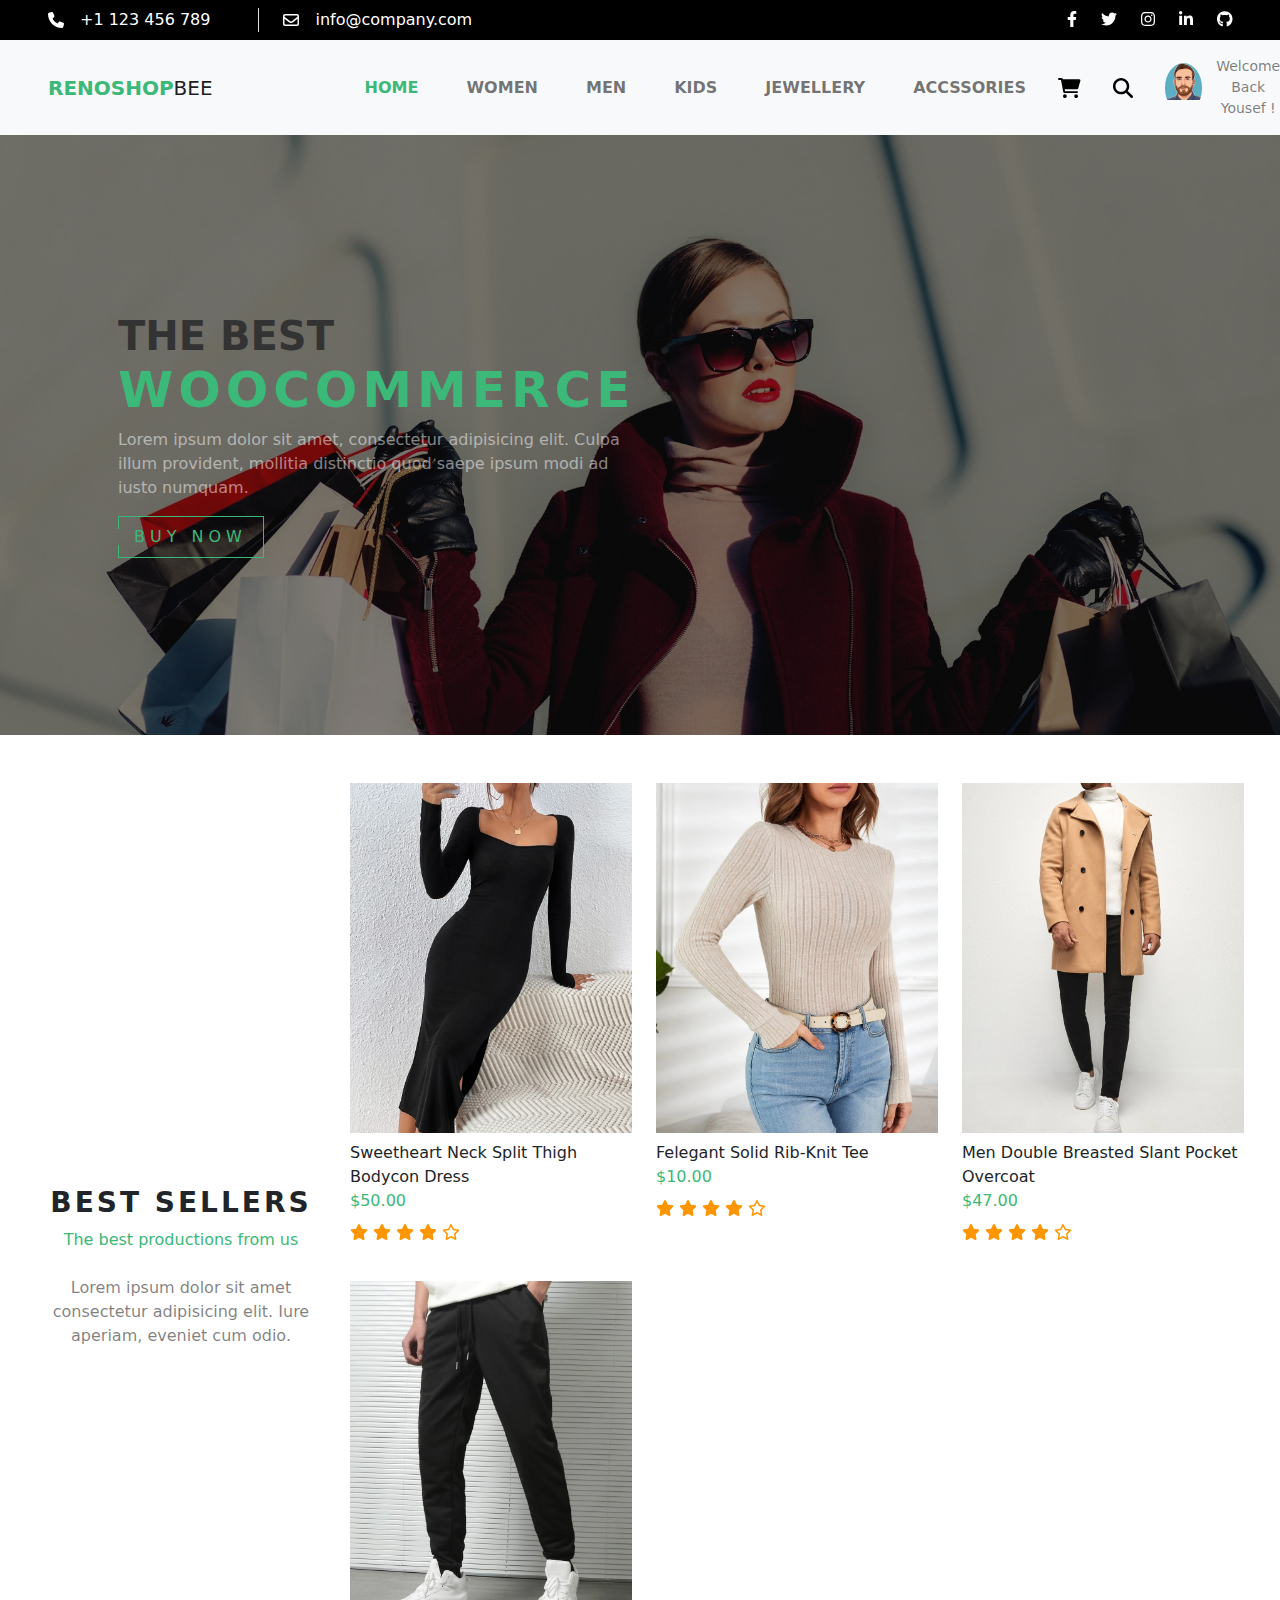
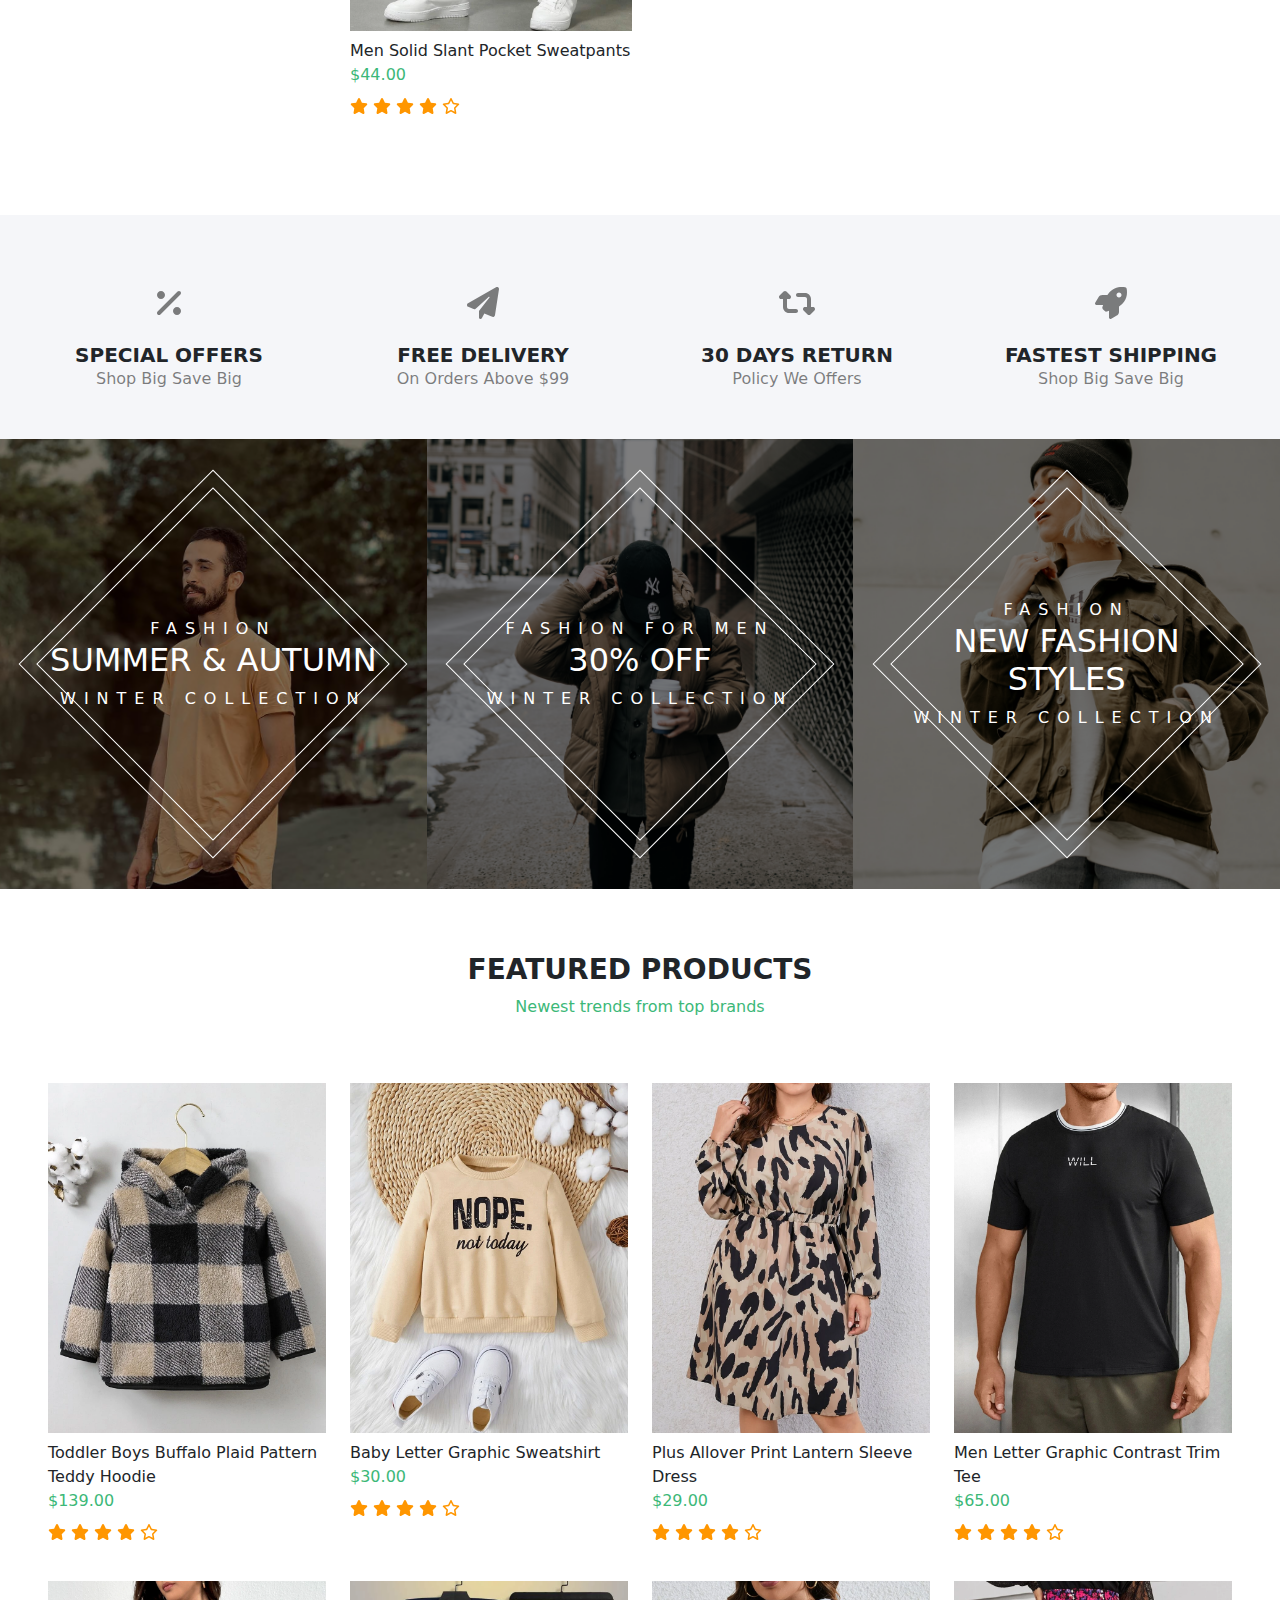
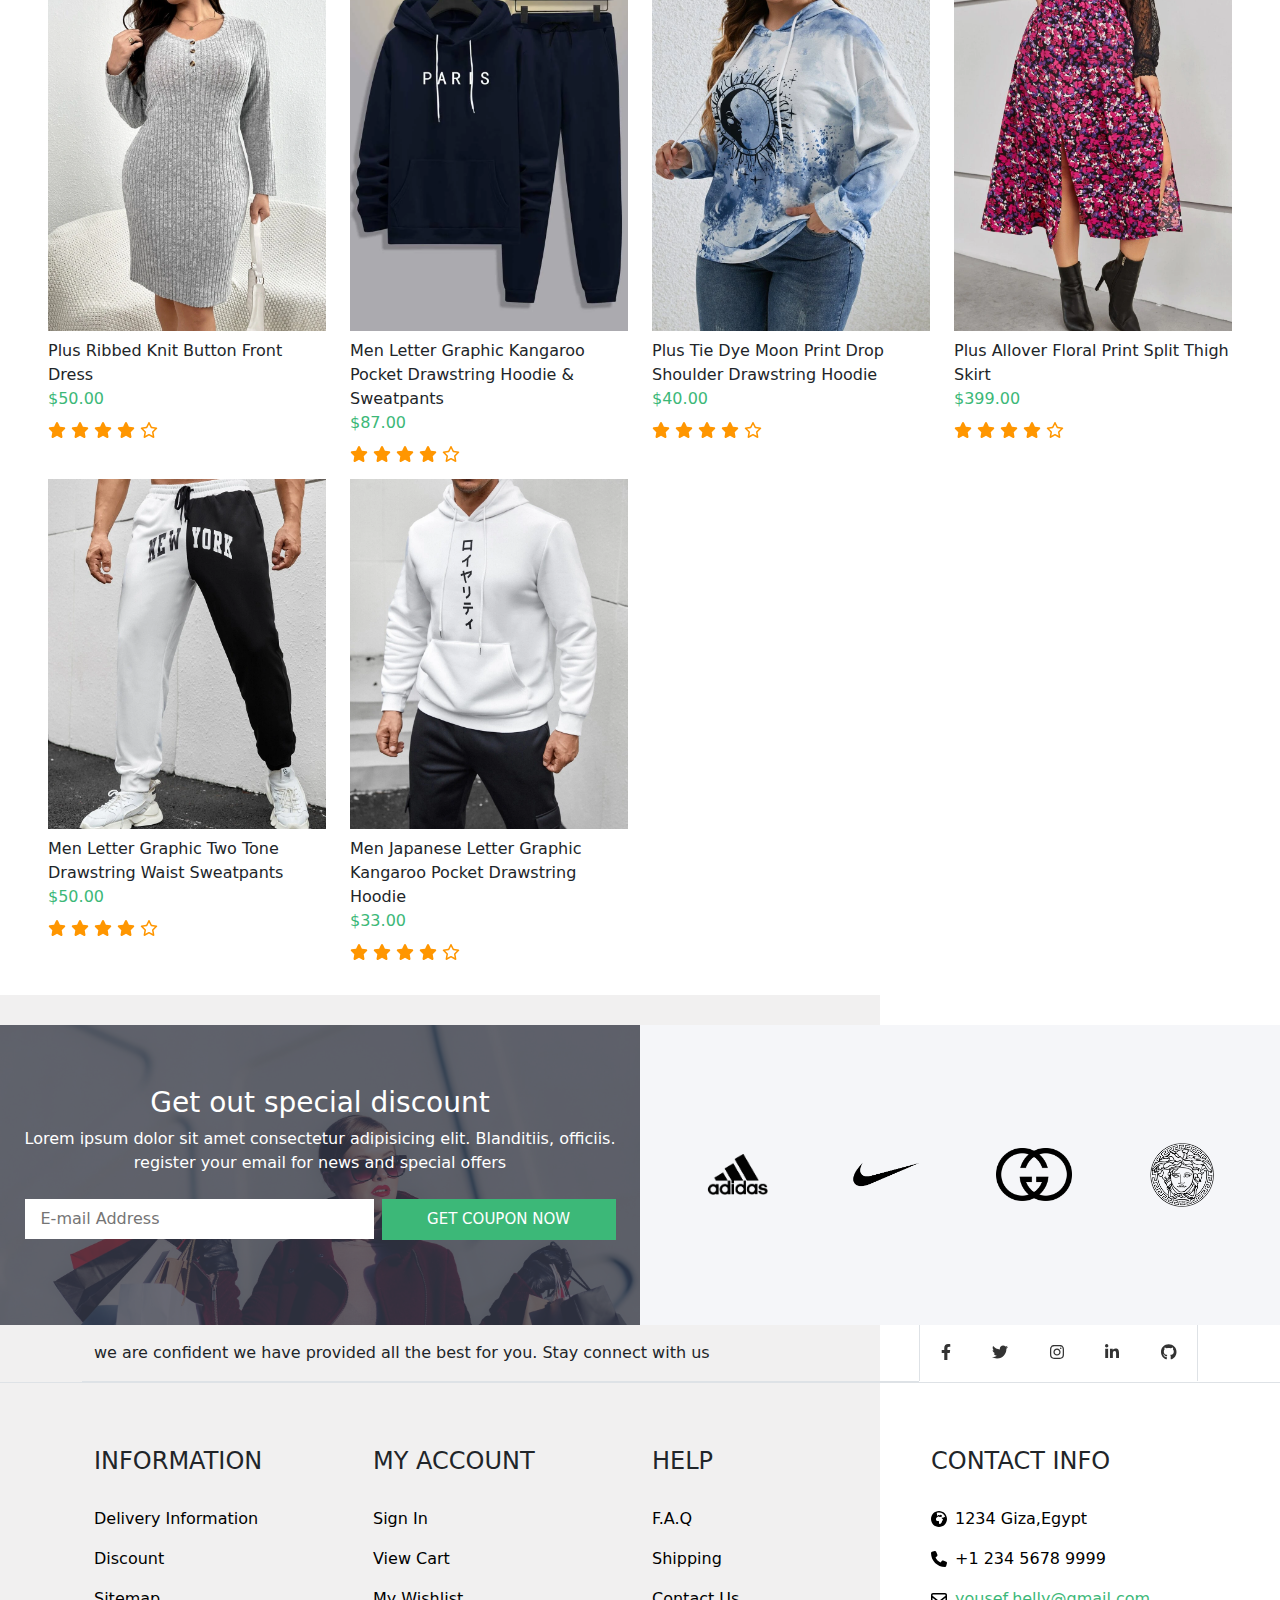
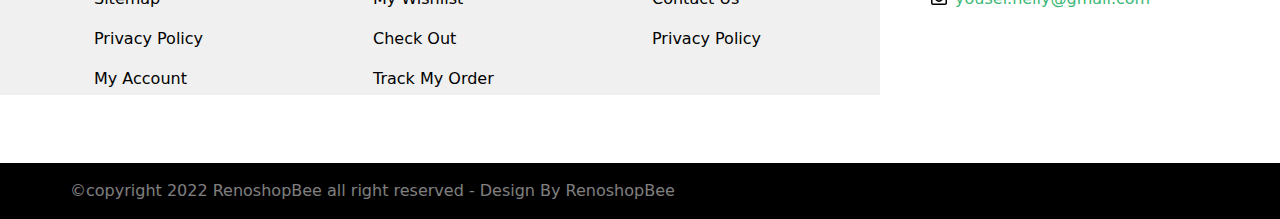
<file: index.html>
<!DOCTYPE html>
<html lang="en">

<head>
    <meta charset="UTF-8">
    <meta http-equiv="X-UA-Compatible" content="IE=edge">
    <meta name="viewport" content="width=device-width, initial-scale=1.0">
    <link rel="stylesheet" href="Sass/all.min.css">
    <link rel="stylesheet" href="Sass/scss/bootstrap.css">
    <link rel="stylesheet" href="Sass/style.css">
    <title>RenoshopBee | Home</title>
</head>

<body>
    <!--Start Header-->
    <header class="bg-black text-white">
        <!--Social media && contacts Info-->
        <div class="header-social d-flex flex-column flex-md-row  container-fluid  align-items-center">
            <div class="info d-none d-sm-flex py-2 gap-5">
                <div class="phone d-flex align-items-center">
                    <i class="fas fa-phone"></i>
                    <span class="phone number ms-3">+1 123 456 789</span>
                </div>
                <div class="mail d-flex align-items-center ps-4 border-start">
                    <i class="far fa-envelope"></i>
                    <span class="email address ms-3">info@company.com</span>
                </div>
            </div>
            <div class="links d-flex gap-4 align-items-center ms-md-auto ">
                <a class="text-white" href=""><i class="fab fa-facebook-f facebook"></i></a>
                <a class="text-white" href=""><i class="fab fab fa-twitter twitter"></i></a>
                <a class="text-white" href=""><i class="fab fab fa-instagram instagram"></i></a>
                <a class="text-white" href=""><i class="fab fab fa-linkedin-in linkedin"></i></a>
                <a class="text-white" href=""><i class="fab fa-github github"></i></a>
            </div>
        </div>
        <!--Social media && contacts Info-->
        <nav class="navbar navbar-expand-sm navbar-light bg-light">
            <div class="container-fluid flex-sm-column flex-xl-row">
                <a class="navbar-brand text-uppercase" href="index.html"><span
                        class="text-primary fw-bold">RenoShop</span>Bee</a>
                <button class="navbar-toggler d-lg-none" type="button" data-bs-toggle="collapse"
                    data-bs-target="#collapsibleNavId" aria-controls="collapsibleNavId" aria-expanded="false"
                    aria-label="Toggle navigation">
                    <span class="navbar-toggler-icon"></span>
                </button>
                <div class="collapse navbar-collapse flex-column flex-md-row" id="collapsibleNavId">
                    <ul class="navbar-nav  mt-2 mt-lg-0 order-2 order-md-1">
                        <li class="nav-item active py-3 px-2 px-lg-3">
                            <a class="nav-link text-uppercase fw-bold" href="index.html">Home</a>
                        </li>
                        <li class="nav-item py-3 px-2 px-lg-3">
                            <a class="nav-link text-uppercase fw-bold" href="shop-grid-full.html">Women</a>
                        </li>
                        <li class="nav-item py-3 px-2 px-lg-3">
                            <a class="nav-link text-uppercase fw-bold" href="shop-grid-full.html">Men</a>
                        </li>
                        <li class="nav-item py-3 px-2 px-lg-3">
                            <a class="nav-link text-uppercase fw-bold" href="shop-grid-full.html">Kids</a>
                        </li>
                        <li class="nav-item py-3 px-2 px-lg-3">
                            <a class="nav-link text-uppercase fw-bold" href="shop-grid-full.html">Jewellery</a>
                        </li>
                        <li class="nav-item py-3 px-2 px-lg-3">
                            <a class="nav-link text-uppercase fw-bold" href="shop-grid-full.html">Accssories</a>
                        </li>
                    </ul>
                    <div class="others d-flex gap-3 order-1">
                        <div class="shopping-cart text-black d-flex align-items-center px-2">
                            <i class="fas fa-shopping-cart button"></i>
                            <div
                                class="card-items d-flex align-items-center justify-content-start flex-column bg-light">
                                <div class="cart-element border-bottom d-flex align-items-center gap-2 p-2 bg-white">
                                    <div class="el-img col-2">
                                        <img class="img-fluid" src="imgs/Hooded Shirt 1.webp" alt="">
                                    </div>
                                    <div class="el-name">
                                        Sporty Sleevlees Gillet
                                    </div>
                                    <div class="d-flex justify-content-around align-items-center gap-1 ms-1">$120
                                        <i class="fas fa-window-close text-danger fs-5"></i>
                                    </div>
                                </div>
                                <div class="cart-element border-bottom d-flex align-items-center gap-2 p-2 bg-white">
                                    <div class="el-img col-2">
                                        <img class="img-fluid" src="imgs/Hooded Shirt 1.webp" alt="">
                                    </div>
                                    <div class="el-name">
                                        Sporty Sleevlees Gillet
                                    </div>
                                    <div class="d-flex justify-content-around align-items-center gap-1 ms-1">$120
                                        <i class="fas fa-window-close text-danger fs-5"></i>
                                    </div>
                                </div>
                                <button class="view-cart btn btn-primary text-white mt-5">View Cart</button>
                            </div>

                        </div>
                        <div class="search-bar text-black d-flex align-items-center px-2">
                            <i class="fas fa-search"></i>
                            <div class="search-form d-flex align-items-center justify-content-center">
                                <input type="search" placeholder="Search">
                                <button class="btn btn-primary text-white">Search</button>
                            </div>
                        </div>
                        <div class="user-info">
                            <div
                                class="min-info d-flex align-items-center justify-content-center gap-2  p-2 rounded-pill">
                                <div class="img img-fluid">
                                    <img class="img-fluid" src="imgs/skills-05.png" alt="" srcset="">
                                </div>
                                <p class="text-black-50 m-0 text-center d-none d-xl-block">Welcome Back <br><span
                                        class="userName">Yousef</span> !</p>
                                <i class="fas fa-chevron-down text-black-50"></i>
                            </div>
                            <div class="user-nav">
                                <ul class="list-unstyled">
                                    <li onclick="window.location.assign(`seller-my-products.html`)"
                                        class="p-2 my-2 border-bottom d-flex align-items-center gap-2">
                                        <i class="far fa-user-circle text-primary"></i>
                                        View Profile
                                    </li>
                                    <li class="p-2 my-2 border-bottom d-flex align-items-center gap-2">
                                        <i class="fas fa-edit text-primary"></i>
                                        Edit Settings
                                    </li>
                                    <li class="p-2 my-2 d-flex align-items-center gap-2">
                                        <i class="fas fa-moon text-primary"></i>
                                        Dark Mode
                                        <div class="Dark-mode-switcher rounded-pill bg-danger"></div>
                                    </li>
                                </ul>
                            </div>
                        </div>
                    </div>
                </div>
            </div>
        </nav>
    </header>
    <!--End Header-->
    <!--Start landing-->
    <section class="landing">
        <div class="container d-flex h-100 justify-content-flex-start align-items-center">
            <div class="landing-text w-50 text-center text-md-start">
                <h2 class="fw-bold text-secondary text-uppercase fs-1">
                    The best <span class="d-block text-primary">Woocommerce</span>
                </h2>
                <p class="text-white-50">Lorem ipsum dolor sit amet, consectetur adipisicing elit. Culpa illum
                    provident, mollitia distinctio
                    quod saepe ipsum modi ad iusto numquam.</p>
                <button class="btn btn-primary text-uppercase py-2 px-3">Buy now</button>
            </div>
        </div>
    </section>
    <!--End landing-->
    <!--Start BestSelling-->
    <section class="best-selling py-5">
        <div class="container-fluid d-flex justify-content-center align-items-center row mx-auto">
            <div class="best-sellers col-lg-3 text-center text-lg-left pb-4 pb-lg-0">
                <h3 class="text-uppercase fw-bold">best sellers</h3>
                <span class="text-primary">The best productions from us</span>
                <p class="mt-4 text-black-50">Lorem ipsum dolor sit amet consectetur adipisicing elit. Iure aperiam,
                    eveniet cum odio.</p>
            </div>
            <div class="row col-lg-9">
                <div class="product-card col-md-6 col-lg-4">
                    <div class="product-img">
                        <img class="img-fluid" src="imgs/bodycon dress.webp" alt="women">
                        <div class="product-buttons">
                            <div class="add-to-cart">
                                <i class="fas fa-shopping-cart"></i>
                            </div>
                            <div class="add-to-wishlist">
                                <i class="fas fa-heart"></i>
                            </div>
                            <div class="return-product">
                                <i class="fas fa-retweet"></i>
                            </div>
                        </div>
                    </div>
                    <div class="product-name text-capitalize pt-2">
                        Sweetheart Neck Split Thigh Bodycon Dress
                    </div>
                    <div class="product-price mb-2">50</div>
                    <div class="product-rating">
                        <i class="fas fas fa-star filled"></i>
                        <i class="fas fas fa-star filled"></i>
                        <i class="fas fas fa-star filled"></i>
                        <i class="fas fas fa-star filled"></i>
                        <i class="fas far fa-star unfilled"></i>
                    </div>
                </div>
                <div class="product-card col-md-6 col-lg-4">
                    <div class="product-img">
                        <img class="img-fluid" src="imgs/ribkint.webp" alt="men">
                        <div class="product-buttons">
                            <div class="add-to-cart">
                                <i class="fas fa-shopping-cart"></i>
                            </div>
                            <div class="add-to-wishlist">
                                <i class="fas fa-heart"></i>
                            </div>
                            <div class="return-product">
                                <i class="fas fa-retweet"></i>
                            </div>
                        </div>
                    </div>
                    <div class="product-name text-capitalize pt-2">
                        Felegant Solid Rib-knit Tee
                    </div>
                    <div class="product-price mb-2">10</div>
                    <div class="product-rating">
                        <i class="fas fas fa-star filled"></i>
                        <i class="fas fas fa-star filled"></i>
                        <i class="fas fas fa-star filled"></i>
                        <i class="fas fas fa-star filled"></i>
                        <i class="fas far fa-star unfilled"></i>
                    </div>
                </div>
                <div class="product-card col-md-6 col-lg-4">
                    <div class="product-img">
                        <img class="img-fluid" src="imgs/overcoat.webp" alt="Kids">
                        <div class="product-buttons">
                            <div class="add-to-cart">
                                <i class="fas fa-shopping-cart"></i>
                            </div>
                            <div class="add-to-wishlist">
                                <i class="fas fa-heart"></i>
                            </div>
                            <div class="return-product">
                                <i class="fas fa-retweet"></i>
                            </div>
                        </div>
                    </div>
                    <div class="product-name text-capitalize pt-2">
                        Men Double Breasted Slant Pocket Overcoat
                    </div>
                    <div class="product-price mb-2">47</div>
                    <div class="product-rating">
                        <i class="fas fas fa-star filled"></i>
                        <i class="fas fas fa-star filled"></i>
                        <i class="fas fas fa-star filled"></i>
                        <i class="fas fas fa-star filled"></i>
                        <i class="fas far fa-star unfilled"></i>
                    </div>
                </div>
                <div class="product-card col-md-6 col-lg-4">
                    <div class="product-img">
                        <img class="img-fluid" src="imgs/pants.webp" alt="shoes">
                        <div class="product-buttons">
                            <div class="add-to-cart">
                                <i class="fas fa-shopping-cart"></i>
                            </div>
                            <div class="add-to-wishlist">
                                <i class="fas fa-heart"></i>
                            </div>
                            <div class="return-product">
                                <i class="fas fa-retweet"></i>
                            </div>
                        </div>
                    </div>
                    <div class="product-name text-capitalize pt-2">
                        Men Solid Slant Pocket Sweatpants
                    </div>
                    <div class="product-price mb-2">44</div>
                    <div class="product-rating">
                        <i class="fas fas fa-star filled"></i>
                        <i class="fas fas fa-star filled"></i>
                        <i class="fas fas fa-star filled"></i>
                        <i class="fas fas fa-star filled"></i>
                        <i class="fas far fa-star unfilled"></i>
                    </div>
                </div>
            </div>
        </div>
    </section>
    <!--End BestSelling-->
    <!--Start Features-->
    <section class="features container-fluid row py-5 m-0">
        <div class="feature d-flex align-items-center justify-content-center flex-column col-md-6 col-lg-3 p-5 p-lg-0">
            <i class="fas fa-percent fs-2 p-4 text-black-50"></i>
            <h3 class="text-uppercase fs-5 fw-bold mb-0">Special Offers</h3>
            <span class="text-capitalize text-black-50">Shop big save big</span>
        </div>

        <div class="feature d-flex align-items-center justify-content-center flex-column col-md-6 col-lg-3 p-5 p-lg-0">
            <i class="fas fa-paper-plane fs-2 p-4 text-black-50"></i>
            <h3 class="text-uppercase fs-5 fw-bold mb-0">Free delivery</h3>
            <span class="text-capitalize text-black-50">on orders above $99</span>
        </div>

        <div class="feature d-flex align-items-center justify-content-center flex-column col-md-6 col-lg-3 p-5 p-lg-0">
            <i class="fas fa-retweet fs-2 p-4 text-black-50"></i>
            <h3 class="text-uppercase fs-5 fw-bold mb-0">30 days return</h3>
            <span class="text-capitalize text-black-50">policy we offers</span>
        </div>

        <div class="feature d-flex align-items-center justify-content-center flex-column col-md-6 col-lg-3 p-5 p-lg-0">
            <i class="fas fa-rocket fs-2 p-4 text-black-50"></i>
            <h3 class="text-uppercase fs-5 fw-bold mb-0">fastest shipping</h3>
            <span class="text-capitalize text-black-50">Shop big save big</span>
        </div>
    </section>
    <!--End Features-->
    <!--Offers & collections Start-->
    <section class="offers row m-0">
        <div class="offer1 d-flex justify-content-center align-items-center flex-column p-5 col-md-6 col-xl-4">
            <div class="offer-text text-white text-center text-uppercase">
                <span class="top">Fashion</span>
                <h3 class="fs-2">Summer & autumn</h3>
                <span class="bottom">Winter Collection</span>
            </div>
        </div>
        <div class="offer2 d-flex justify-content-center align-items-center flex-column p-5 col-md-6 col-xl-4">
            <div class="offer-text text-white text-center text-uppercase">
                <span class="top">Fashion for men</span>
                <h3 class="fs-2">30% off</h3>
                <span class="bottom">Winter Collection</span>
            </div>
        </div>
        <div class="offer3 d-flex justify-content-center align-items-center flex-column p-5 col-md-6 col-xl-4">
            <div class="offer-text text-white text-center text-uppercase">
                <span class="top">Fashion</span>
                <h3 class="fs-2">New fashion styles</h3>
                <span class="bottom">Winter Collection</span>
            </div>
        </div>
    </section>
    <!--Offers & collections End-->
    <!--Start Featured products-->
    <section class="featured-products container-fluid pt-5">
        <div class="header text-center py-3">
            <h3 class="fw-bold text-uppercase">Featured products</h3>
            <span class="text-primary">Newest trends from top brands</span>
        </div>
        <div class="row py-5">
            <div class="product-card col-md-6 col-lg-3">
                <div class="product-img">
                    <img class="img-fluid" src="imgs/toddler hoodie.webp" alt="Sweatpants">
                    <div class="product-buttons">
                        <div class="add-to-cart">
                            <i class="fas fa-shopping-cart"></i>
                        </div>
                        <div class="add-to-wishlist">
                            <i class="fas fa-heart"></i>
                        </div>
                        <div class="return-product">
                            <i class="fas fa-retweet"></i>
                        </div>
                    </div>
                </div>
                <div class="product-name text-capitalize pt-2">
                    Toddler Boys Buffalo Plaid Pattern Teddy Hoodie
                </div>
                <div class="product-price mb-2">139</div>
                <div class="product-rating">
                    <i class="fas fas fa-star filled"></i>
                    <i class="fas fas fa-star filled"></i>
                    <i class="fas fas fa-star filled"></i>
                    <i class="fas fas fa-star filled"></i>
                    <i class="fas far fa-star unfilled"></i>
                </div>
            </div>
            <div class="product-card col-md-6 col-lg-3">
                <div class="product-img">
                    <img class="img-fluid" src="imgs/babysweetshirt.webp" alt="short">
                    <div class="product-buttons">
                        <div class="add-to-cart">
                            <i class="fas fa-shopping-cart"></i>
                        </div>
                        <div class="add-to-wishlist">
                            <i class="fas fa-heart"></i>
                        </div>
                        <div class="return-product">
                            <i class="fas fa-retweet"></i>
                        </div>
                    </div>
                </div>
                <div class="product-name text-capitalize pt-2">
                    Baby Letter Graphic Sweatshirt
                </div>
                <div class="product-price mb-2">30</div>
                <div class="product-rating">
                    <i class="fas fas fa-star filled"></i>
                    <i class="fas fas fa-star filled"></i>
                    <i class="fas fas fa-star filled"></i>
                    <i class="fas fas fa-star filled"></i>
                    <i class="fas far fa-star unfilled"></i>
                </div>
            </div>
            <div class="product-card col-md-6 col-lg-3">
                <div class="product-img">
                    <img class="img-fluid" src="imgs/sleeve dress.webp" alt="men polo">
                    <div class="product-buttons">
                        <div class="add-to-cart">
                            <i class="fas fa-shopping-cart"></i>
                        </div>
                        <div class="add-to-wishlist">
                            <i class="fas fa-heart"></i>
                        </div>
                        <div class="return-product">
                            <i class="fas fa-retweet"></i>
                        </div>
                    </div>
                </div>
                <div class="product-name text-capitalize pt-2">
                    Plus Allover Print Lantern Sleeve Dress

                </div>
                <div class="product-price mb-2">29</div>
                <div class="product-rating">
                    <i class="fas fas fa-star filled"></i>
                    <i class="fas fas fa-star filled"></i>
                    <i class="fas fas fa-star filled"></i>
                    <i class="fas fas fa-star filled"></i>
                    <i class="fas far fa-star unfilled"></i>
                </div>
            </div>
            <div class="product-card col-md-6 col-lg-3">
                <div class="product-img">
                    <img class="img-fluid" src="imgs/tshirtmen.webp" alt="tshirt">
                    <div class="product-buttons">
                        <div class="add-to-cart">
                            <i class="fas fa-shopping-cart"></i>
                        </div>
                        <div class="add-to-wishlist">
                            <i class="fas fa-heart"></i>
                        </div>
                        <div class="return-product">
                            <i class="fas fa-retweet"></i>
                        </div>
                    </div>
                </div>
                <div class="product-name text-capitalize pt-2">
                    Men Letter Graphic Contrast Trim Tee
                </div>
                <div class="product-price mb-2">65</div>
                <div class="product-rating">
                    <i class="fas fas fa-star filled"></i>
                    <i class="fas fas fa-star filled"></i>
                    <i class="fas fas fa-star filled"></i>
                    <i class="fas fas fa-star filled"></i>
                    <i class="fas far fa-star unfilled"></i>
                </div>
            </div>
            <div class="product-card col-md-6 col-lg-3">
                <div class="product-img">
                    <img class="img-fluid" src="imgs/ddress.webp" alt="product">
                    <div class="product-buttons">
                        <div class="add-to-cart">
                            <i class="fas fa-shopping-cart"></i>
                        </div>
                        <div class="add-to-wishlist">
                            <i class="fas fa-heart"></i>
                        </div>
                        <div class="return-product">
                            <i class="fas fa-retweet"></i>
                        </div>
                    </div>
                </div>
                <div class="product-name text-capitalize pt-2">
                    Plus Ribbed Knit Button Front Dress
                </div>
                <div class="product-price mb-2">50</div>
                <div class="product-rating">
                    <i class="fas fas fa-star filled"></i>
                    <i class="fas fas fa-star filled"></i>
                    <i class="fas fas fa-star filled"></i>
                    <i class="fas fas fa-star filled"></i>
                    <i class="fas far fa-star unfilled"></i>
                </div>
            </div>
            <div class="product-card col-md-6 col-lg-3">
                <div class="product-img">
                    <img class="img-fluid" src="imgs/hoodieandsweetpants.webp" alt="product">
                    <div class="product-buttons">
                        <div class="add-to-cart">
                            <i class="fas fa-shopping-cart"></i>
                        </div>
                        <div class="add-to-wishlist">
                            <i class="fas fa-heart"></i>
                        </div>
                        <div class="return-product">
                            <i class="fas fa-retweet"></i>
                        </div>
                    </div>
                </div>
                <div class="product-name text-capitalize pt-2">
                    Men Letter Graphic Kangaroo Pocket Drawstring Hoodie & Sweatpants
                </div>
                <div class="product-price mb-2">87</div>
                <div class="product-rating">
                    <i class="fas fas fa-star filled"></i>
                    <i class="fas fas fa-star filled"></i>
                    <i class="fas fas fa-star filled"></i>
                    <i class="fas fas fa-star filled"></i>
                    <i class="fas far fa-star unfilled"></i>
                </div>
            </div>
            <div class="product-card col-md-6 col-lg-3">
                <div class="product-img">
                    <img class="img-fluid" src="imgs/hhoodie.webp" alt="product">
                    <div class="product-buttons">
                        <div class="add-to-cart">
                            <i class="fas fa-shopping-cart"></i>
                        </div>
                        <div class="add-to-wishlist">
                            <i class="fas fa-heart"></i>
                        </div>
                        <div class="return-product">
                            <i class="fas fa-retweet"></i>
                        </div>
                    </div>
                </div>
                <div class="product-name text-capitalize pt-2">
                    Plus Tie Dye Moon Print Drop Shoulder Drawstring Hoodie
                </div>
                <div class="product-price mb-2">40</div>
                <div class="product-rating">
                    <i class="fas fas fa-star filled"></i>
                    <i class="fas fas fa-star filled"></i>
                    <i class="fas fas fa-star filled"></i>
                    <i class="fas fas fa-star filled"></i>
                    <i class="fas far fa-star unfilled"></i>
                </div>
            </div>
            <div class="product-card col-md-6 col-lg-3">
                <div class="product-img">
                    <img class="img-fluid" src="imgs/skirt.webp" alt="product">
                    <div class="product-buttons">
                        <div class="add-to-cart">
                            <i class="fas fa-shopping-cart"></i>
                        </div>
                        <div class="add-to-wishlist">
                            <i class="fas fa-heart"></i>
                        </div>
                        <div class="return-product">
                            <i class="fas fa-retweet"></i>
                        </div>
                    </div>
                </div>
                <div class="product-name text-capitalize pt-2">
                    Plus Allover Floral Print Split Thigh Skirt
                </div>
                <div class="product-price mb-2">399</div>
                <div class="product-rating">
                    <i class="fas fas fa-star filled"></i>
                    <i class="fas fas fa-star filled"></i>
                    <i class="fas fas fa-star filled"></i>
                    <i class="fas fas fa-star filled"></i>
                    <i class="fas far fa-star unfilled"></i>
                </div>
            </div>
            <div class="product-card col-md-6 col-lg-3">
                <div class="product-img">
                    <img class="img-fluid" src="imgs/sweetppantss.webp" alt="product">
                    <div class="product-buttons">
                        <div class="add-to-cart">
                            <i class="fas fa-shopping-cart"></i>
                        </div>
                        <div class="add-to-wishlist">
                            <i class="fas fa-heart"></i>
                        </div>
                        <div class="return-product">
                            <i class="fas fa-retweet"></i>
                        </div>
                    </div>
                </div>
                <div class="product-name text-capitalize pt-2">
                    Men Letter Graphic Two Tone Drawstring Waist Sweatpants
                </div>
                <div class="product-price mb-2">50</div>
                <div class="product-rating">
                    <i class="fas fas fa-star filled"></i>
                    <i class="fas fas fa-star filled"></i>
                    <i class="fas fas fa-star filled"></i>
                    <i class="fas fas fa-star filled"></i>
                    <i class="fas far fa-star unfilled"></i>
                </div>
            </div>
            <div class="product-card col-md-6 col-lg-3">
                <div class="product-img">
                    <img class="img-fluid" src="imgs/menhoodie.webp" alt="product">
                    <div class="product-buttons">
                        <div class="add-to-cart">
                            <i class="fas fa-shopping-cart"></i>
                        </div>
                        <div class="add-to-wishlist">
                            <i class="fas fa-heart"></i>
                        </div>
                        <div class="return-product">
                            <i class="fas fa-retweet"></i>
                        </div>
                    </div>
                </div>
                <div class="product-name text-capitalize pt-2">
                    Men Japanese Letter Graphic Kangaroo Pocket Drawstring Hoodie

                </div>
                <div class="product-price mb-2">33</div>
                <div class="product-rating">
                    <i class="fas fas fa-star filled"></i>
                    <i class="fas fas fa-star filled"></i>
                    <i class="fas fas fa-star filled"></i>
                    <i class="fas fas fa-star filled"></i>
                    <i class="fas far fa-star unfilled"></i>
                </div>
            </div>
        </div>
    </section>
    <!--End Featured products-->
    <!--Start Special Discount-->
    <section class="discount">
        <div class="row m-0">
            <div
                class="discount-form col-lg-6 order-2 order-lg-1 text-white text-center d-flex align-items-center justify-content-center flex-column">
                <div class="content">
                    <h3 class="text-capitlaize">Get out special discount</h3>
                    <div class="text">
                        <p class="m-0">Lorem ipsum dolor sit amet consectetur adipisicing elit. Blanditiis, officiis.
                        </p>
                        <p class="m-0">register your email for news and special offers</p>
                    </div>
                    <div class="form d-flex justify-content-center align-items-center flex-column flex-md-row">
                        <input class="py-2 px-3 border-0 w-75 my-4" type="email" placeholder="E-mail Address">
                        <button class="btn btn-primary text-uppercase text-white ms-2 py-2 w-50">Get Coupon
                            Now</button>
                    </div>
                </div>
            </div>
            <div class="our-partners col-lg-6 order-1 d-flex align-items-center justify-content-center py-5 py-lg-0">
                <div class="row gap-5 d-flex justify-content-center align-items-center">
                    <img class="col-3 img-fluid" src="imgs/partner-1.png" alt="">
                    <img class="col-3 img-fluid" src="imgs/partner-2.png" alt="">
                    <img class="col-3 img-fluid" src="imgs/partner-3.png" alt="">
                    <img class="col-3 img-fluid" src="imgs/partner-4.png" alt="">
                </div>
            </div>
        </div>
    </section>
    <!--End Special Discount-->
    <!--Start Footer-->
    <footer class="">
        <div class="container footer-social row align-items-center justify-content-center mx-auto">
            <p class="col-md-6 col-lg-9 py-3 m-0 border-bottom border-md-0 text-center text-md-start">we are confident
                we have provided all the
                best for you. Stay connect with
                us</p>
            <div class="links col-md-6 col-lg-3 d-flex gap-4 align-items-center py-3 
            border-start border-end">
                <a class="text-secondary" href=""><i class="fab fa-facebook-f facebook"></i></a>
                <a class="text-secondary" href=""><i class="fab fab fa-twitter twitter"></i></a>
                <a class="text-secondary" href=""><i class="fab fab fa-instagram instagram"></i></a>
                <a class="text-secondary" href=""><i class="fab fab fa-linkedin-in linkedin"></i></a>
                <a class="text-secondary" href=""><i class="fab fa-github github"></i></a>
            </div>
        </div>
        <div class="footer-nav border-top m-0 pb-5 pt-3">
            <div class="container row mx-auto">
                <div class="info col-md-6 col-lg-3">
                    <h4 class="header text-uppercase pt-5 pb-3">Information</h4>
                    <ul class="list-unstyled">
                        <a href="">
                            <li class="py-2">Delivery Information</li>
                        </a>
                        <a href="">
                            <li class="py-2">Discount</li>
                        </a>
                        <a href="">
                            <li class="py-2">Sitemap</li>
                        </a>
                        <a href="">
                            <li class="py-2">Privacy Policy</li>
                        </a>
                        <a href="admin-view-products.html">
                            <li class="py-2">My Account</li>
                        </a>
                    </ul>
                </div>
                <div class="my-account col-md-6 col-lg-3">
                    <h4 class="header text-uppercase pt-5 pb-3">My Account</h4>
                    <ul class="list-unstyled">
                        <a href="login.html">
                            <li class="py-2">Sign In</li>
                        </a>
                        <a href="cart.html">
                            <li class="py-2">View Cart</li>
                        </a>
                        <a href="">
                            <li class="py-2">My Wishlist</li>
                        </a>
                        <a href="">
                            <li class="py-2">Check Out</li>
                        </a>
                        <a href="">
                            <li class="py-2">Track My Order</li>
                        </a>
                    </ul>
                </div>
                <div class="help col-md-6 col-lg-3">
                    <h4 class="header text-uppercase pt-5 pb-3">Help</h4>
                    <ul class="list-unstyled">
                        <a href="">
                            <li class="py-2">F.A.Q</li>
                        </a>
                        <a href="">
                            <li class="py-2">Shipping</li>
                        </a>
                        <a href="">
                            <li class="py-2">Contact Us</li>
                        </a>
                        <a href="">
                            <li class="py-2">Privacy Policy</li>
                        </a>
                    </ul>
                </div>
                <div class="contact col-md-6 col-lg-3">
                    <h4 class="header text-uppercase pt-5 pb-3">Contact Info</h4>
                    <ul class="list-unstyled">
                        <a class="d-flex align-items-center gap-2" href="">
                            <i class="fas fa-globe-africa"></i>
                            <li class="py-2">1234 Giza,Egypt</li>
                        </a>
                        <a class="d-flex align-items-center gap-2" href="">
                            <i class="fas fa-phone"></i>
                            <li class="py-2">+1 234 5678 9999</li>
                        </a>
                        <a class="d-flex align-items-center gap-2" href="mailto:yousef.helly@gmail.com">
                            <i class="far fa-envelope"></i>
                            <li class="py-2 text-primary">yousef.helly@gmail.com</li>
                        </a>
                    </ul>
                </div>
            </div>
        </div>
        <div class="copy-rights bg-black">
            <p class="container mx-auto text-white-50 m-0 py-3 px-0">&copy;copyright 2022 RenoshopBee all right
                reserved -
                Design By
                RenoshopBee</p>
        </div>
    </footer>
    <!--End Footer-->
    <script src="all.min.js"></script>
    <script src="bootstrap.min.js"></script>
    <script src="main.js"></script>
</body>

</html>
</file>
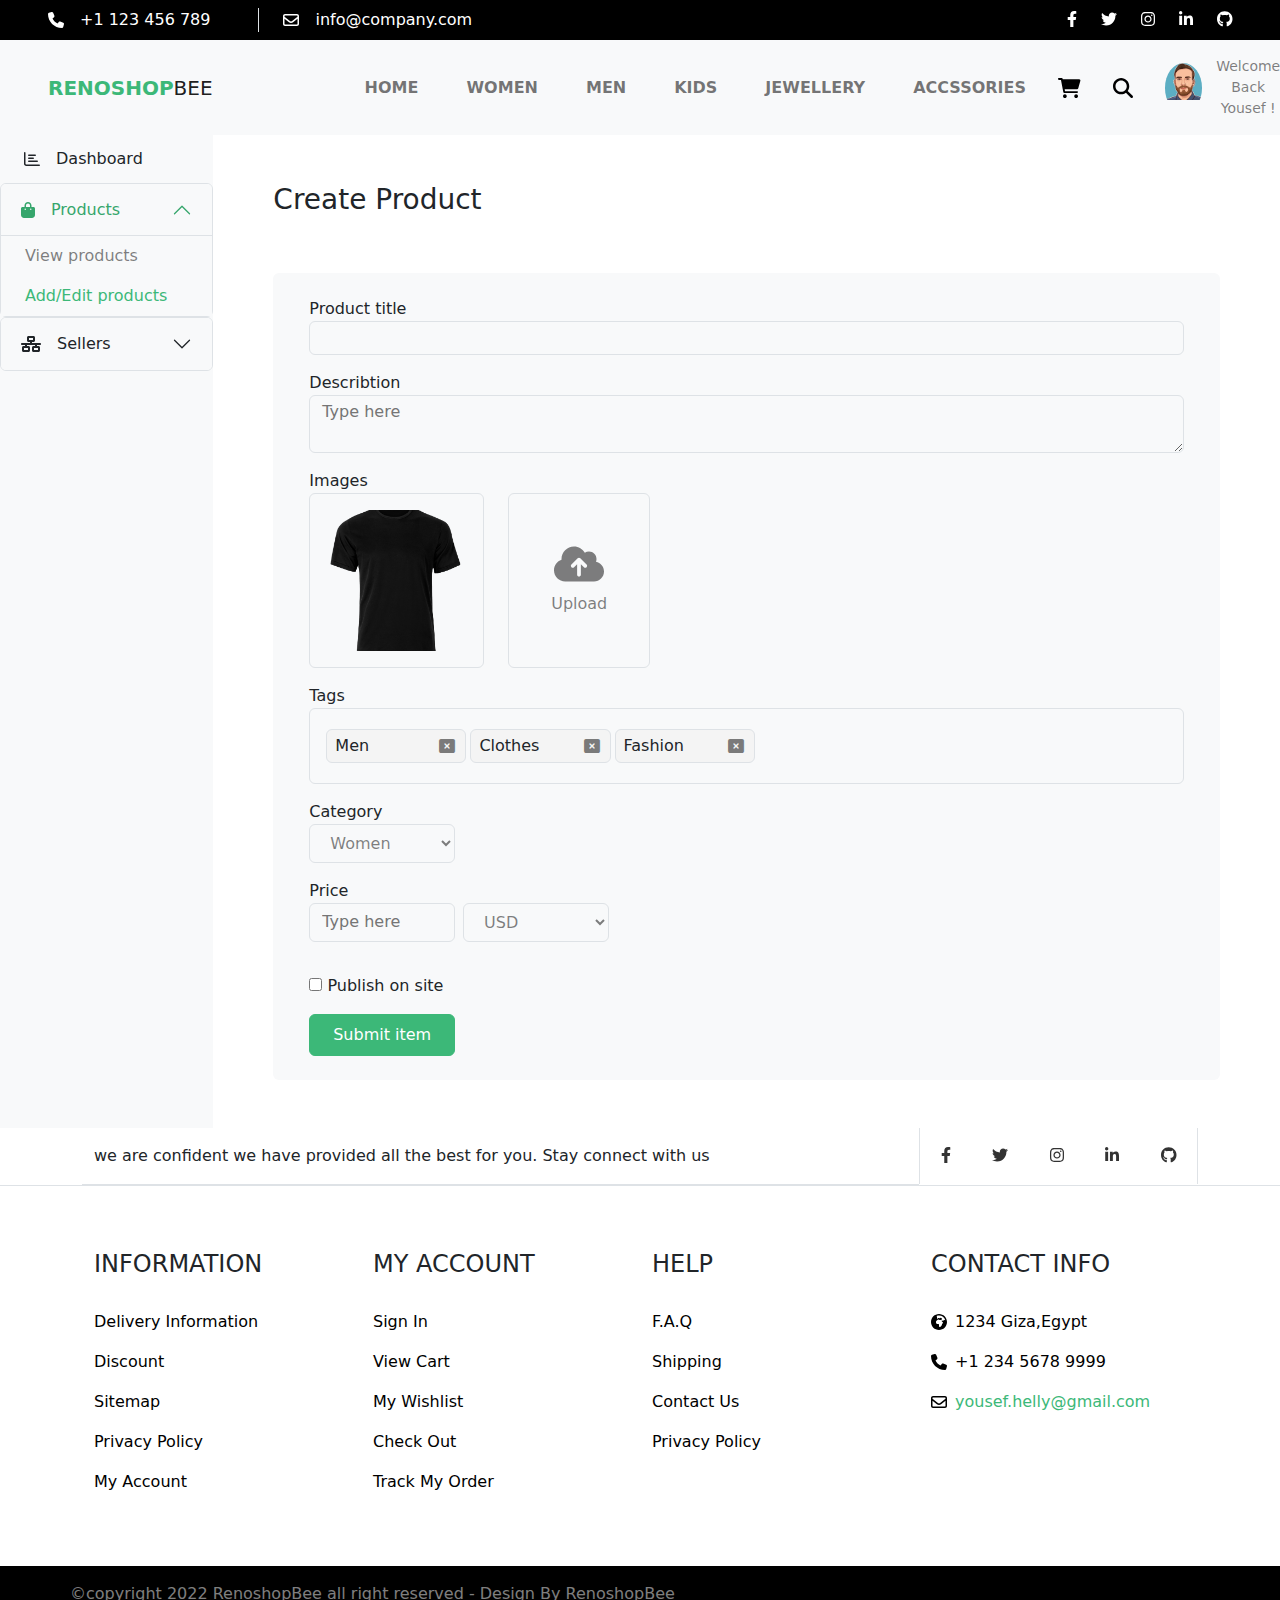
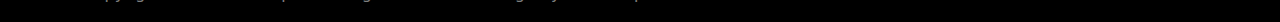
<file: admin-add-product.html>
<!DOCTYPE html>
<html lang="en">

<head>
    <meta charset="UTF-8">
    <meta http-equiv="X-UA-Compatible" content="IE=edge">
    <meta name="viewport" content="width=device-width, initial-scale=1.0">
    <link rel="stylesheet" href="Sass/all.min.css">
    <link rel="stylesheet" href="Sass/scss/bootstrap.css">
    <link rel="stylesheet" href="Sass/style.css">
    <title>RenoshopBee | Add Product</title>
</head>

<body>
    <!--Start Header-->
    <header class="bg-black text-white">
        <!--Social media && contacts Info-->
        <div class="header-social d-flex flex-column flex-md-row  container-fluid  align-items-center">
            <div class="info d-none d-sm-flex py-2 gap-5">
                <div class="phone d-flex align-items-center">
                    <i class="fas fa-phone"></i>
                    <span class="phone number ms-3">+1 123 456 789</span>
                </div>
                <div class="mail d-flex align-items-center ps-4 border-start">
                    <i class="far fa-envelope"></i>
                    <span class="email address ms-3">info@company.com</span>
                </div>
            </div>
            <div class="links d-flex gap-4 align-items-center ms-md-auto ">
                <a class="text-white" href=""><i class="fab fa-facebook-f facebook"></i></a>
                <a class="text-white" href=""><i class="fab fab fa-twitter twitter"></i></a>
                <a class="text-white" href=""><i class="fab fab fa-instagram instagram"></i></a>
                <a class="text-white" href=""><i class="fab fab fa-linkedin-in linkedin"></i></a>
                <a class="text-white" href=""><i class="fab fa-github github"></i></a>
            </div>
        </div>
        <!--Social media && contacts Info-->
        <nav class="navbar navbar-expand-sm navbar-light bg-light">
            <div class="container-fluid flex-sm-column flex-xl-row">
                <a class="navbar-brand text-uppercase" href="index.html"><span
                        class="text-primary fw-bold">RenoShop</span>Bee</a>
                <button class="navbar-toggler d-lg-none" type="button" data-bs-toggle="collapse"
                    data-bs-target="#collapsibleNavId" aria-controls="collapsibleNavId" aria-expanded="false"
                    aria-label="Toggle navigation">
                    <span class="navbar-toggler-icon"></span>
                </button>
                <div class="collapse navbar-collapse flex-column flex-md-row" id="collapsibleNavId">
                    <ul class="navbar-nav  mt-2 mt-lg-0 order-2 order-md-1">
                        <li class="nav-item py-3 px-2 px-lg-3">
                            <a class="nav-link text-uppercase fw-bold" href="index.html">Home</a>
                        </li>
                        <li class="nav-item py-3 px-2 px-lg-3">
                            <a class="nav-link text-uppercase fw-bold" href="shop-grid-full.html">Women</a>
                        </li>
                        <li class="nav-item py-3 px-2 px-lg-3">
                            <a class="nav-link text-uppercase fw-bold" href="shop-grid-full.html">Men</a>
                        </li>
                        <li class="nav-item py-3 px-2 px-lg-3">
                            <a class="nav-link text-uppercase fw-bold" href="shop-grid-full.html">Kids</a>
                        </li>
                        <li class="nav-item py-3 px-2 px-lg-3">
                            <a class="nav-link text-uppercase fw-bold" href="shop-grid-full.html">Jewellery</a>
                        </li>
                        <li class="nav-item py-3 px-2 px-lg-3">
                            <a class="nav-link text-uppercase fw-bold" href="shop-grid-full.html">Accssories</a>
                        </li>
                    </ul>
                    <div class="others d-flex gap-3 order-1">
                        <div class="shopping-cart text-black d-flex align-items-center px-2">
                            <i class="fas fa-shopping-cart button"></i>
                            <div
                                class="card-items d-flex align-items-center justify-content-start flex-column bg-light">
                                <div class="cart-element border-bottom d-flex align-items-center gap-2 p-2 bg-white">
                                    <div class="el-img col-2">
                                        <img class="img-fluid" src="imgs/Hooded Shirt 1.webp" alt="">
                                    </div>
                                    <div class="el-name">
                                        Sporty Sleevlees Gillet
                                    </div>
                                    <div class="d-flex justify-content-around align-items-center gap-1 ms-1">$120
                                        <i class="fas fa-window-close text-danger fs-5"></i>
                                    </div>
                                </div>
                                <div class="cart-element border-bottom d-flex align-items-center gap-2 p-2 bg-white">
                                    <div class="el-img col-2">
                                        <img class="img-fluid" src="imgs/Hooded Shirt 1.webp" alt="">
                                    </div>
                                    <div class="el-name">
                                        Sporty Sleevlees Gillet
                                    </div>
                                    <div class="d-flex justify-content-around align-items-center gap-1 ms-1">$120
                                        <i class="fas fa-window-close text-danger fs-5"></i>
                                    </div>
                                </div>
                                <button class="view-cart btn btn-primary text-white mt-5">View Cart</button>
                            </div>

                        </div>
                        <div class="search-bar text-black d-flex align-items-center px-2">
                            <i class="fas fa-search"></i>
                            <div class="search-form d-flex align-items-center justify-content-center">
                                <input type="search" placeholder="Search">
                                <button class="btn btn-primary text-white">Search</button>
                            </div>
                        </div>
                        <div class="user-info">
                            <div
                                class="min-info d-flex align-items-center justify-content-center gap-2  p-2 rounded-pill">
                                <div class="img img-fluid">
                                    <img class="img-fluid" src="imgs/skills-05.png" alt="" srcset="">
                                </div>
                                <p class="text-black-50 m-0 text-center d-none d-xl-block">Welcome Back <br><span
                                        class="userName">Yousef</span> !</p>
                                <i class="fas fa-chevron-down text-black-50"></i>
                            </div>
                            <div class="user-nav">
                                <ul class="list-unstyled">
                                    <li onclick="window.location.assign(`admin-view-products.html`)"
                                        class="p-2 my-2 border-bottom d-flex align-items-center gap-2">
                                        <i class="far fa-user-circle text-primary"></i>
                                        View Profile
                                    </li>
                                    <li class="p-2 my-2 border-bottom d-flex align-items-center gap-2">
                                        <i class="fas fa-edit text-primary"></i>
                                        Edit Settings
                                    </li>
                                    <li class="p-2 my-2 d-flex align-items-center gap-2">
                                        <i class="fas fa-moon text-primary"></i>
                                        Dark Mode
                                        <div class="Dark-mode-switcher rounded-pill bg-danger"></div>
                                    </li>
                                </ul>
                            </div>
                        </div>
                    </div>
                </div>
            </div>
        </nav>
    </header>
    <!--End Header-->
    <!--Start Dashboard-->
    <section class="dashboard row m-0">
        <nav class="dashboard-nav bg-light col-lg-2 container-fluid p-0">
            <ul class="list-unstyled d-flex justify-content-center align-items-flex-start flex-column">
                <li class="px-3 my-1 mx-2 py-2 d-flex align-items-center rounded-1">
                    <i class="far fa-chart-bar me-3"></i>
                    Dashboard
                </li>
                <div class="accordion" id="productAccordion">
                    <div class="accordion-item">
                        <h2 class="accordion-header d-flex align-items-center rounded-1" id="headingOne">
                            <button class="accordion-button bg-light " type="button" data-bs-toggle="collapse"
                                data-bs-target="#collapseOne" aria-expanded="true" aria-controls="collapseOne">
                                <i class="fas fa-shopping-bag me-3"></i>
                                Products
                            </button>
                        </h2>
                        <div id="collapseOne" class="accordion-collapse collapse show" aria-labelledby="headingOne"
                            data-bs-parent="#productAccordion">
                            <div class="accordion-body p-0">
                                <ul class="products-list list-unstyled text-primary bg-light px-3">
                                    <li class="py-2 ps-2 "><a class="text-decoration-none text-black-50"
                                            href="admin-view-products.html">View
                                            products</a></li>
                                    <li class="py-2 ps-2 active"><a class="text-decoration-none  active text-primary"
                                            href="admin-add-product.html">Add/Edit
                                            products</a></li>
                                </ul>
                            </div>
                        </div>
                    </div>
                </div>
                <div class="accordion" id="Selleraccordion">
                    <div class="accordion-item">
                        <h2 class="accordion-header d-flex align-items-center rounded-1" id="headingOne">
                            <button class="accordion-button bg-light collapsed" type="button" data-bs-toggle="collapse"
                                data-bs-target="#collapseTwo" aria-expanded="true" aria-controls="collapseTwo">
                                <i class="fas fas fa-network-wired me-3"></i>
                                Sellers
                            </button>
                        </h2>
                        <div id="collapseTwo" class="accordion-collapse collapse" aria-labelledby="headingOne"
                            data-bs-parent="#Selleraccordion">
                            <div class="accordion-body p-0">
                                <ul class="sellers-list list-unstyled text-black-50 bg-light px-3">
                                    <li class="py-2 ps-2 "><a class="text-decoration-none text-black-50 "
                                            href="admin-view-sellers.html">View
                                            sellers</a></li>
                                    <li class="py-2 ps-2 "><a class="text-decoration-none  text-black-50"
                                            href="admin-seller-requests.html">Sellers
                                            requests</a></li>
                                </ul>
                            </div>
                        </div>
                    </div>
                </div>
            </ul>
        </nav>
        <div class="products-content col-lg-10">
            <div class="header-content d-flex align-items-center justify-content-between p-5 pb-0">
                <h3>Create Product</h3>
            </div>
            <div class="grid-content m-2 m-lg-5 py-2 bg-light rounded">
                <div class="product-add-form px-5 py-3 row">
                    <label class="p-0" for="p-t">Product title</label>
                    <input class="border rounded bg-light py-1 mb-3" type="text" name="product-title" id="p-t">
                    <label class="p-0" for="p-d">Describtion</label>
                    <textarea placeholder="Type here" class="border rounded bg-light py-1 mb-3"
                        name="Product-Describtion" id="p-d"></textarea>
                    <span class="imgs p-0">Images</span>
                    <div class="imgs-holder row gap-4 justify-content-center justify-content-md-start">
                        <div class="img mb-3 col-2 p-0">
                            <img class="img-fluid p-3 border rounded d-flex flex-column align-items-center h-100 w-100"
                                src="imgs/product-add.png" alt="">
                            <div class="expand bg-light rounded-circle justify-content-center align-items-center">
                                <i class="fas fa-expand text-black-50"></i>
                            </div>
                            <div class="del bg-light rounded-circle justify-content-center align-items-center">
                                <i class="fas fa-trash text-black-50"></i>
                            </div>
                        </div>
                        <div class="img-upload mb-3 col-md-2 p-0">
                            <input class="mb-3" type="file" accept="image/*" id="p-i" hidden>
                            <label
                                class="p-4 border rounded h-100 d-flex flex-column align-items-center justify-content-center text-black-50"
                                for="p-i"><i class="fas fa-cloud-upload-alt fs-1 text-black-50 mb-2"></i>Upload</label>
                        </div>
                    </div>
                    <label class="p-0" for="">Tags</label>
                    <div class="product-tags border rounded p-3 mx-0 mb-3 row">
                        <span class="tag tag-men border rounded ps-2 pe-5 py-1 me-md-1 my-1 col-6 col-md-2">Men</span>
                        <span
                            class="tag tag-clothes border rounded ps-2 pe-5 py-1 me-md-1 my-1 col-6 col-md-2">Clothes</span>
                        <span
                            class="tag tag-fashion border rounded ps-2 pe-5 py-1 me-md-1 my-1 col-6 col-md-2">Fashion</span>
                        <input type="text" class="addTag bg-light border-0 col-6 col-md-2">
                    </div>
                    <label class="p-0" for="p-c">Category</label>
                    <select class="border bg-light px-3 py-2 col-md-2 mb-3 rounded text-black-50" name="category"
                        id="p-c">
                        <option value="Women">Women</option>
                        <option value="Men">Men</option>
                        <option value="Kids">Kids</option>
                        <option value="Jewellery">Jewellery</option>
                        <option value="Accssories">Accssories</option>
                    </select>
                    <label class="p-0" for="p-p">Price</label>
                    <input class="border rounded bg-light py-1 mb-md-3 col-8 col-md-2" type="text"
                        placeholder="Type here" name="product-title" id="p-p">
                    <select class="border bg-light px-3 py-2 col-4 col-md-2 mb-md-3 rounded ms-md-2 text-black-50"
                        name="Currency" id="p-c">
                        <option value="usd">USD</option>
                        <option value="egp">EGP</option>
                        <option value="sar">SAR</option>
                        <option value="cad">CAD</option>
                    </select>
                    <div class="check-box my-3 p-0">
                        <input type="checkbox" id="publish-on-site" name="publish-site">
                        <label for="publish-on-site">Publish on site</label>
                    </div>
                    <button class="btn btn-primary text-white col-md-2 py-2">Submit item</button>
                </div>
                <div class="expanded-img">
                    <img src="imgs/offer-2.jpg">
                    <span class="img-description">lablaba</span>
                    <div class="close">
                        <i class="far fa-window-close"></i>
                    </div>
                </div>
            </div>
        </div>
        </div>
    </section>
    <!--End Dashboard-->
    <!--Start Footer-->
    <footer class="">
        <div class="container footer-social row align-items-center justify-content-center mx-auto">
            <p class="col-md-6 col-lg-9 py-3 m-0 border-bottom border-md-0 text-center text-md-start">we are confident
                we have provided all the
                best for you. Stay connect with
                us</p>
            <div class="links col-md-6 col-lg-3 d-flex gap-4 align-items-center py-3 
            border-start border-end">
                <a class="text-secondary" href=""><i class="fab fa-facebook-f facebook"></i></a>
                <a class="text-secondary" href=""><i class="fab fab fa-twitter twitter"></i></a>
                <a class="text-secondary" href=""><i class="fab fab fa-instagram instagram"></i></a>
                <a class="text-secondary" href=""><i class="fab fab fa-linkedin-in linkedin"></i></a>
                <a class="text-secondary" href=""><i class="fab fa-github github"></i></a>
            </div>
        </div>
        <div class="footer-nav border-top m-0 pb-5 pt-3">
            <div class="container row mx-auto">
                <div class="info col-md-6 col-lg-3">
                    <h4 class="header text-uppercase pt-5 pb-3">Information</h4>
                    <ul class="list-unstyled">
                        <a href="">
                            <li class="py-2">Delivery Information</li>
                        </a>
                        <a href="">
                            <li class="py-2">Discount</li>
                        </a>
                        <a href="">
                            <li class="py-2">Sitemap</li>
                        </a>
                        <a href="">
                            <li class="py-2">Privacy Policy</li>
                        </a>
                        <a href="admin-view-products.html">
                            <li class="py-2">My Account</li>
                        </a>
                    </ul>
                </div>
                <div class="my-account col-md-6 col-lg-3">
                    <h4 class="header text-uppercase pt-5 pb-3">My Account</h4>
                    <ul class="list-unstyled">
                        <a href="login.html">
                            <li class="py-2">Sign In</li>
                        </a>
                        <a href="cart.html">
                            <li class="py-2">View Cart</li>
                        </a>
                        <a href="">
                            <li class="py-2">My Wishlist</li>
                        </a>
                        <a href="">
                            <li class="py-2">Check Out</li>
                        </a>
                        <a href="">
                            <li class="py-2">Track My Order</li>
                        </a>
                    </ul>
                </div>
                <div class="help col-md-6 col-lg-3">
                    <h4 class="header text-uppercase pt-5 pb-3">Help</h4>
                    <ul class="list-unstyled">
                        <a href="">
                            <li class="py-2">F.A.Q</li>
                        </a>
                        <a href="">
                            <li class="py-2">Shipping</li>
                        </a>
                        <a href="">
                            <li class="py-2">Contact Us</li>
                        </a>
                        <a href="">
                            <li class="py-2">Privacy Policy</li>
                        </a>
                    </ul>
                </div>
                <div class="contact col-md-6 col-lg-3">
                    <h4 class="header text-uppercase pt-5 pb-3">Contact Info</h4>
                    <ul class="list-unstyled">
                        <a class="d-flex align-items-center gap-2" href="">
                            <i class="fas fa-globe-africa"></i>
                            <li class="py-2">1234 Giza,Egypt</li>
                        </a>
                        <a class="d-flex align-items-center gap-2" href="">
                            <i class="fas fa-phone"></i>
                            <li class="py-2">+1 234 5678 9999</li>
                        </a>
                        <a class="d-flex align-items-center gap-2" href="mailto:yousef.helly@gmail.com">
                            <i class="far fa-envelope"></i>
                            <li class="py-2 text-primary">yousef.helly@gmail.com</li>
                        </a>
                    </ul>
                </div>
            </div>
        </div>
        <div class="copy-rights bg-black">
            <p class="container mx-auto text-white-50 m-0 py-3 px-0">&copy;copyright 2022 RenoshopBee all right
                reserved -
                Design By
                RenoshopBee</p>
        </div>
    </footer>
    <!--End Footer-->
    <script src="all.min.js"></script>
    <script src="bootstrap.min.js"></script>
    <script src="main.js"></script>
    <script src="admin-products.js"></script>
</body>

</html>
</file>
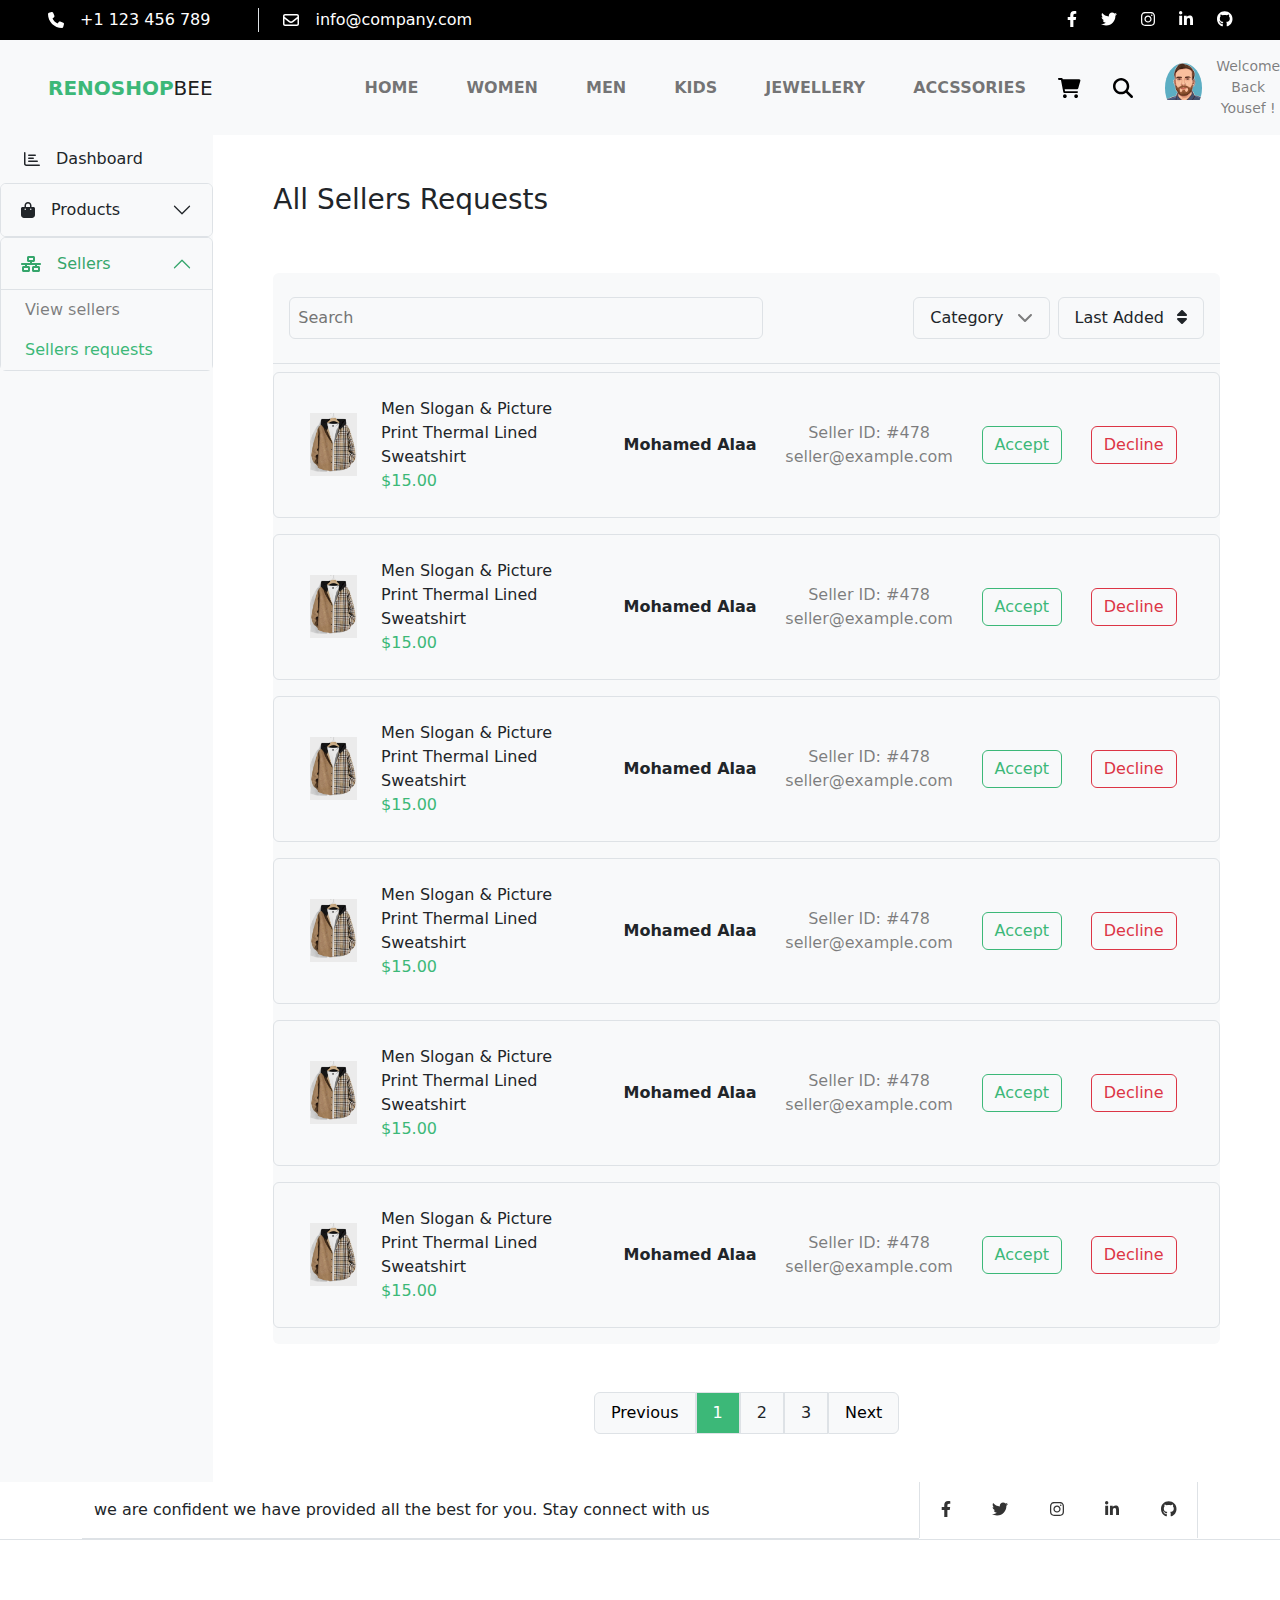
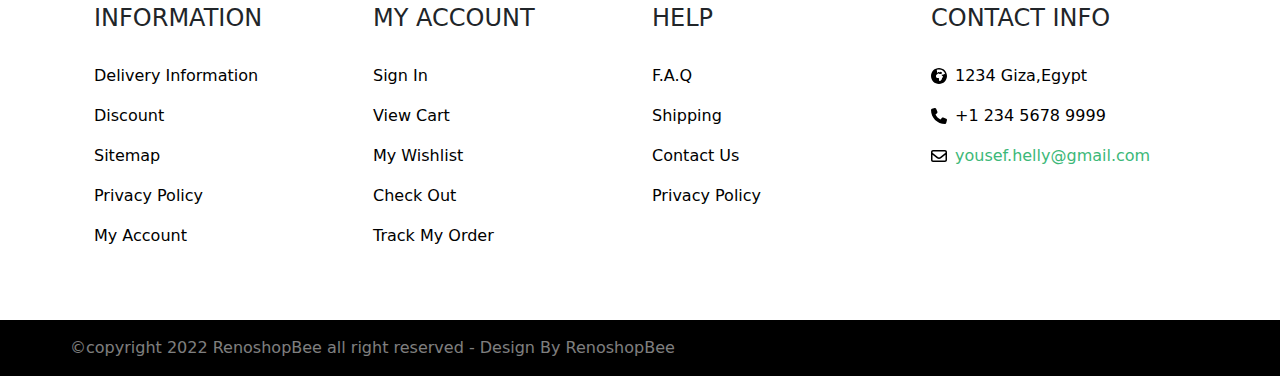
<file: admin-seller-requests.html>
<!DOCTYPE html>
<html lang="en">

<head>
    <meta charset="UTF-8">
    <meta http-equiv="X-UA-Compatible" content="IE=edge">
    <meta name="viewport" content="width=device-width, initial-scale=1.0">
    <link rel="stylesheet" href="Sass/all.min.css">
    <link rel="stylesheet" href="Sass/scss/bootstrap.css">
    <link rel="stylesheet" href="Sass/style.css">
    <title>RenoshopBee | Seller Requests</title>
</head>

<body>
    <!--Start Header-->
    <header class="bg-black text-white">
        <!--Social media && contacts Info-->
        <div class="header-social d-flex flex-column flex-md-row  container-fluid  align-items-center">
            <div class="info d-none d-sm-flex py-2 gap-5">
                <div class="phone d-flex align-items-center">
                    <i class="fas fa-phone"></i>
                    <span class="phone number ms-3">+1 123 456 789</span>
                </div>
                <div class="mail d-flex align-items-center ps-4 border-start">
                    <i class="far fa-envelope"></i>
                    <span class="email address ms-3">info@company.com</span>
                </div>
            </div>
            <div class="links d-flex gap-4 align-items-center ms-md-auto ">
                <a class="text-white" href=""><i class="fab fa-facebook-f facebook"></i></a>
                <a class="text-white" href=""><i class="fab fab fa-twitter twitter"></i></a>
                <a class="text-white" href=""><i class="fab fab fa-instagram instagram"></i></a>
                <a class="text-white" href=""><i class="fab fab fa-linkedin-in linkedin"></i></a>
                <a class="text-white" href=""><i class="fab fa-github github"></i></a>
            </div>
        </div>
        <!--Social media && contacts Info-->
        <nav class="navbar navbar-expand-sm navbar-light bg-light">
            <div class="container-fluid flex-sm-column flex-xl-row">
                <a class="navbar-brand text-uppercase" href="index.html"><span
                        class="text-primary fw-bold">RenoShop</span>Bee</a>
                <button class="navbar-toggler d-lg-none" type="button" data-bs-toggle="collapse"
                    data-bs-target="#collapsibleNavId" aria-controls="collapsibleNavId" aria-expanded="false"
                    aria-label="Toggle navigation">
                    <span class="navbar-toggler-icon"></span>
                </button>
                <div class="collapse navbar-collapse flex-column flex-md-row" id="collapsibleNavId">
                    <ul class="navbar-nav  mt-2 mt-lg-0 order-2 order-md-1">
                        <li class="nav-item py-3 px-2 px-lg-3">
                            <a class="nav-link text-uppercase fw-bold" href="index.html">Home</a>
                        </li>
                        <li class="nav-item py-3 px-2 px-lg-3">
                            <a class="nav-link text-uppercase fw-bold" href="shop-grid-full.html">Women</a>
                        </li>
                        <li class="nav-item py-3 px-2 px-lg-3">
                            <a class="nav-link text-uppercase fw-bold" href="shop-grid-full.html">Men</a>
                        </li>
                        <li class="nav-item py-3 px-2 px-lg-3">
                            <a class="nav-link text-uppercase fw-bold" href="shop-grid-full.html">Kids</a>
                        </li>
                        <li class="nav-item py-3 px-2 px-lg-3">
                            <a class="nav-link text-uppercase fw-bold" href="shop-grid-full.html">Jewellery</a>
                        </li>
                        <li class="nav-item py-3 px-2 px-lg-3">
                            <a class="nav-link text-uppercase fw-bold" href="shop-grid-full.html">Accssories</a>
                        </li>
                    </ul>
                    <div class="others d-flex gap-3 order-1">
                        <div class="shopping-cart text-black d-flex align-items-center px-2">
                            <i class="fas fa-shopping-cart button"></i>
                            <div
                                class="card-items d-flex align-items-center justify-content-start flex-column bg-light">
                                <div class="cart-element border-bottom d-flex align-items-center gap-2 p-2 bg-white">
                                    <div class="el-img col-2">
                                        <img class="img-fluid" src="imgs/Hooded Shirt 1.webp" alt="">
                                    </div>
                                    <div class="el-name">
                                        Sporty Sleevlees Gillet
                                    </div>
                                    <div class="d-flex justify-content-around align-items-center gap-1 ms-1">$120
                                        <i class="fas fa-window-close text-danger fs-5"></i>
                                    </div>
                                </div>
                                <div class="cart-element border-bottom d-flex align-items-center gap-2 p-2 bg-white">
                                    <div class="el-img col-2">
                                        <img class="img-fluid" src="imgs/Hooded Shirt 1.webp" alt="">
                                    </div>
                                    <div class="el-name">
                                        Sporty Sleevlees Gillet
                                    </div>
                                    <div class="d-flex justify-content-around align-items-center gap-1 ms-1">$120
                                        <i class="fas fa-window-close text-danger fs-5"></i>
                                    </div>
                                </div>
                                <button class="view-cart btn btn-primary text-white mt-5">View Cart</button>
                            </div>

                        </div>
                        <div class="search-bar text-black d-flex align-items-center px-2">
                            <i class="fas fa-search"></i>
                            <div class="search-form d-flex align-items-center justify-content-center">
                                <input type="search" placeholder="Search">
                                <button class="btn btn-primary text-white">Search</button>
                            </div>
                        </div>
                        <div class="user-info">
                            <div
                                class="min-info d-flex align-items-center justify-content-center gap-2  p-2 rounded-pill">
                                <div class="img img-fluid">
                                    <img class="img-fluid" src="imgs/skills-05.png" alt="" srcset="">
                                </div>
                                <p class="text-black-50 m-0 text-center d-none d-xl-block">Welcome Back <br><span
                                        class="userName">Yousef</span> !</p>
                                <i class="fas fa-chevron-down text-black-50"></i>
                            </div>
                            <div class="user-nav">
                                <ul class="list-unstyled">
                                    <li onclick="window.location.assign(`admin-view-products.html`)"
                                        class="p-2 my-2 border-bottom d-flex align-items-center gap-2">
                                        <i class="far fa-user-circle text-primary"></i>
                                        View Profile
                                    </li>
                                    <li class="p-2 my-2 border-bottom d-flex align-items-center gap-2">
                                        <i class="fas fa-edit text-primary"></i>
                                        Edit Settings
                                    </li>
                                    <li class="p-2 my-2 d-flex align-items-center gap-2">
                                        <i class="fas fa-moon text-primary"></i>
                                        Dark Mode
                                        <div class="Dark-mode-switcher rounded-pill bg-danger"></div>
                                    </li>
                                </ul>
                            </div>
                        </div>
                    </div>
                </div>
            </div>
        </nav>
    </header>
    <!--End Header-->
    <!--Start Dashboard-->
    <section class="dashboard row m-0">
        <nav class="dashboard-nav bg-light col-lg-2 container-fluid p-0">
            <ul class="list-unstyled d-flex justify-content-center align-items-flex-start flex-column">
                <li class="px-3 my-1 mx-2 py-2 d-flex align-items-center rounded-1">
                    <i class="far fa-chart-bar me-3"></i>
                    Dashboard
                </li>
                <div class="accordion" id="productAccordion">
                    <div class="accordion-item">
                        <h2 class="accordion-header d-flex align-items-center rounded-1" id="headingOne">
                            <button class="accordion-button bg-light collapsed" type="button" data-bs-toggle="collapse"
                                data-bs-target="#collapseOne" aria-expanded="true" aria-controls="collapseOne">
                                <i class="fas fa-shopping-bag me-3"></i>
                                Products
                            </button>
                        </h2>
                        <div id="collapseOne" class="accordion-collapse collapse" aria-labelledby="headingOne"
                            data-bs-parent="#productAccordion">
                            <div class="accordion-body p-0">
                                <ul class="products-list list-unstyled text-black-50 bg-light px-3">
                                    <li class="py-2 ps-2"><a class="text-decoration-none text-black-50"
                                            href="admin-view-products.html">View
                                            products</a></li>
                                    <li class="py-2 ps-2"><a class="text-decoration-none text-black-50"
                                            href="admin-add-product.html">Add/Edit
                                            products</a></li>
                                </ul>
                            </div>
                        </div>
                    </div>
                </div>
                <div class="accordion" id="Selleraccordion">
                    <div class="accordion-item">
                        <h2 class="accordion-header d-flex align-items-center rounded-1" id="headingOne">
                            <button class="accordion-button bg-light" type="button" data-bs-toggle="collapse"
                                data-bs-target="#collapseTwo" aria-expanded="true" aria-controls="collapseTwo">
                                <i class="fas fas fa-network-wired me-3"></i>
                                Sellers
                            </button>
                        </h2>
                        <div id="collapseTwo" class="accordion-collapse collapse show" aria-labelledby="headingOne"
                            data-bs-parent="#Selleraccordion">
                            <div class="accordion-body p-0">
                                <ul class="sellers-list list-unstyled text-black-50 bg-light px-3">
                                    <li class="py-2 ps-2 "><a class="text-decoration-none text-black-50 "
                                            href="admin-view-sellers.html">View
                                            sellers</a></li>
                                    <li class="py-2 ps-2 active"><a class="text-decoration-none active text-primary"
                                            href="admin-seller-requests.html">Sellers
                                            requests</a></li>
                                </ul>
                            </div>
                        </div>
                    </div>
                </div>
            </ul>
        </nav>
        <div class="sellers-content col-lg-10">
            <div
                class="header-content d-flex align-items-center justify-content-between p-5 pb-0 flex-column flex-md-row gap-3 gap-lg-0">
                <h3>All Sellers Requests</h3>
            </div>
            <div class="grid-content m-2 m-lg-5 py-2 bg-light rounded">
                <div
                    class="seller-search d-flex justify-content-between align-items-center border-bottom flex-column flex-lg-row">
                    <input type="search" placeholder="Search"
                        class="bg-light p-2 rounded border col-10 col-lg-6 mx-3 mt-3 mb-4">
                    <div class="filters d-flex gap-2 me-3 mt-3 mb-4">
                        <div class="text-capitalize category py-2 px-3 border rounded">
                            category
                            <i class="fas fa-chevron-down text-black-50 arrow ms-2"></i>
                        </div>
                        <div class="text-capitalize py-2 px-3 border rounded">
                            Last added
                            <i class="fas fa-sort ms-2"></i>
                        </div>
                    </div>
                </div>
                <div class="sellers-requests-grid row m-0">
                    <div class="request row my-2 m-0  border rounded flex-column flex-md-row">
                        <div class="requested-product flex-column flex-md-row row m-0 col-md-4 align-items-center">
                            <div class="product-img col-md-3">
                                <img class="img-fluid" src="imgs/Hooded Shirt 1.webp" alt="">
                            </div>
                            <div class="porduct-info col-9 mb-0 text-center text-md-start">
                                <div class="product-name text-capitalize pt-2 pb-3 pb-md-0">
                                    Men Slogan & Picture Print Thermal Lined Sweatshirt
                                </div>
                                <div class="product-price mb-2">15</div>
                            </div>
                        </div>
                        <div
                            class="seller-content col-md-8 d-flex py-3 py-md-5 px-3 flex-row flex-column flex-md-row gap-2 gap-md-0 align-items-center justify-content-around">
                            <div class="seller-name fw-bold">
                                Mohamed Alaa
                            </div>
                            <div class="seller-info text-center text-black-50">
                                <div class="seller-id">Seller ID: #478</div>
                                <div class="seller-mail">seller@example.com</div>
                            </div>
                            <button class="accept btn btn-outline-primary">Accept</button>
                            <button class="decline btn btn-outline-danger">Decline</button>
                        </div>
                    </div>
                    <div class="request row my-2 m-0  border rounded flex-column flex-md-row">
                        <div class="requested-product flex-column flex-md-row row m-0 col-md-4 align-items-center">
                            <div class="product-img col-md-3">
                                <img class="img-fluid" src="imgs/Hooded Shirt 1.webp" alt="">
                            </div>
                            <div class="porduct-info col-9 mb-0 text-center text-md-start">
                                <div class="product-name text-capitalize pt-2 pb-3 pb-md-0">
                                    Men Slogan & Picture Print Thermal Lined Sweatshirt
                                </div>
                                <div class="product-price mb-2">15</div>
                            </div>
                        </div>
                        <div
                            class="seller-content col-md-8 d-flex py-3 py-md-5 px-3 flex-row flex-column flex-md-row gap-2 gap-md-0 align-items-center justify-content-around">
                            <div class="seller-name fw-bold">
                                Mohamed Alaa
                            </div>
                            <div class="seller-info text-center text-black-50">
                                <div class="seller-id">Seller ID: #478</div>
                                <div class="seller-mail">seller@example.com</div>
                            </div>
                            <button class="accept btn btn-outline-primary">Accept</button>
                            <button class="decline btn btn-outline-danger">Decline</button>
                        </div>
                    </div>
                    <div class="request row my-2 m-0  border rounded flex-column flex-md-row">
                        <div class="requested-product flex-column flex-md-row row m-0 col-md-4 align-items-center">
                            <div class="product-img col-md-3">
                                <img class="img-fluid" src="imgs/Hooded Shirt 1.webp" alt="">
                            </div>
                            <div class="porduct-info col-9 mb-0 text-center text-md-start">
                                <div class="product-name text-capitalize pt-2 pb-3 pb-md-0">
                                    Men Slogan & Picture Print Thermal Lined Sweatshirt
                                </div>
                                <div class="product-price mb-2">15</div>
                            </div>
                        </div>
                        <div
                            class="seller-content col-md-8 d-flex py-3 py-md-5 px-3 flex-row flex-column flex-md-row gap-2 gap-md-0 align-items-center justify-content-around">
                            <div class="seller-name fw-bold">
                                Mohamed Alaa
                            </div>
                            <div class="seller-info text-center text-black-50">
                                <div class="seller-id">Seller ID: #478</div>
                                <div class="seller-mail">seller@example.com</div>
                            </div>
                            <button class="accept btn btn-outline-primary">Accept</button>
                            <button class="decline btn btn-outline-danger">Decline</button>
                        </div>
                    </div>
                    <div class="request row my-2 m-0  border rounded flex-column flex-md-row">
                        <div class="requested-product flex-column flex-md-row row m-0 col-md-4 align-items-center">
                            <div class="product-img col-md-3">
                                <img class="img-fluid" src="imgs/Hooded Shirt 1.webp" alt="">
                            </div>
                            <div class="porduct-info col-9 mb-0 text-center text-md-start">
                                <div class="product-name text-capitalize pt-2 pb-3 pb-md-0">
                                    Men Slogan & Picture Print Thermal Lined Sweatshirt
                                </div>
                                <div class="product-price mb-2">15</div>
                            </div>
                        </div>
                        <div
                            class="seller-content col-md-8 d-flex py-3 py-md-5 px-3 flex-row flex-column flex-md-row gap-2 gap-md-0 align-items-center justify-content-around">
                            <div class="seller-name fw-bold">
                                Mohamed Alaa
                            </div>
                            <div class="seller-info text-center text-black-50">
                                <div class="seller-id">Seller ID: #478</div>
                                <div class="seller-mail">seller@example.com</div>
                            </div>
                            <button class="accept btn btn-outline-primary">Accept</button>
                            <button class="decline btn btn-outline-danger">Decline</button>
                        </div>
                    </div>
                    <div class="request row my-2 m-0  border rounded flex-column flex-md-row">
                        <div class="requested-product flex-column flex-md-row row m-0 col-md-4 align-items-center">
                            <div class="product-img col-md-3">
                                <img class="img-fluid" src="imgs/Hooded Shirt 1.webp" alt="">
                            </div>
                            <div class="porduct-info col-9 mb-0 text-center text-md-start">
                                <div class="product-name text-capitalize pt-2 pb-3 pb-md-0">
                                    Men Slogan & Picture Print Thermal Lined Sweatshirt
                                </div>
                                <div class="product-price mb-2">15</div>
                            </div>
                        </div>
                        <div
                            class="seller-content col-md-8 d-flex py-3 py-md-5 px-3 flex-row flex-column flex-md-row gap-2 gap-md-0 align-items-center justify-content-around">
                            <div class="seller-name fw-bold">
                                Mohamed Alaa
                            </div>
                            <div class="seller-info text-center text-black-50">
                                <div class="seller-id">Seller ID: #478</div>
                                <div class="seller-mail">seller@example.com</div>
                            </div>
                            <button class="accept btn btn-outline-primary">Accept</button>
                            <button class="decline btn btn-outline-danger">Decline</button>
                        </div>
                    </div>
                    <div class="request row my-2 m-0  border rounded flex-column flex-md-row">
                        <div class="requested-product flex-column flex-md-row row m-0 col-md-4 align-items-center">
                            <div class="product-img col-md-3">
                                <img class="img-fluid" src="imgs/Hooded Shirt 1.webp" alt="">
                            </div>
                            <div class="porduct-info col-9 mb-0 text-center text-md-start">
                                <div class="product-name text-capitalize pt-2 pb-3 pb-md-0">
                                    Men Slogan & Picture Print Thermal Lined Sweatshirt
                                </div>
                                <div class="product-price mb-2">15</div>
                            </div>
                        </div>
                        <div
                            class="seller-content col-md-8 d-flex py-3 py-md-5 px-3 flex-row flex-column flex-md-row gap-2 gap-md-0 align-items-center justify-content-around">
                            <div class="seller-name fw-bold">
                                Mohamed Alaa
                            </div>
                            <div class="seller-info text-center text-black-50">
                                <div class="seller-id">Seller ID: #478</div>
                                <div class="seller-mail">seller@example.com</div>
                            </div>
                            <button class="accept btn btn-outline-primary">Accept</button>
                            <button class="decline btn btn-outline-danger">Decline</button>
                        </div>
                    </div>
                </div>
            </div>
            <div class="pages mx-5 my-5 d-flex justify-content-center">
                <button class="prev-btn rounded border bg-light px-3">
                    Previous
                </button>
                <span class="py-2 active px-3 bg-primary text-white border">1</span>
                <span class="py-2 px-3 bg-light border">2</span>
                <span class="py-2 px-3 bg-light border">3</span>
                <button class="next-btn rounded border bg-light px-3">
                    Next
                </button>
            </div>
        </div>
        </div>
    </section>
    <!--End Dashboard-->
    <!--Start Footer-->
    <footer class="">
        <div class="container footer-social row align-items-center justify-content-center mx-auto">
            <p class="col-md-6 col-lg-9 py-3 m-0 border-bottom border-md-0 text-center text-md-start">we are confident
                we have provided all the
                best for you. Stay connect with
                us</p>
            <div class="links col-md-6 col-lg-3 d-flex gap-4 align-items-center py-3 
            border-start border-end">
                <a class="text-secondary" href=""><i class="fab fa-facebook-f facebook"></i></a>
                <a class="text-secondary" href=""><i class="fab fab fa-twitter twitter"></i></a>
                <a class="text-secondary" href=""><i class="fab fab fa-instagram instagram"></i></a>
                <a class="text-secondary" href=""><i class="fab fab fa-linkedin-in linkedin"></i></a>
                <a class="text-secondary" href=""><i class="fab fa-github github"></i></a>
            </div>
        </div>
        <div class="footer-nav border-top m-0 pb-5 pt-3">
            <div class="container row mx-auto">
                <div class="info col-md-6 col-lg-3">
                    <h4 class="header text-uppercase pt-5 pb-3">Information</h4>
                    <ul class="list-unstyled">
                        <a href="">
                            <li class="py-2">Delivery Information</li>
                        </a>
                        <a href="">
                            <li class="py-2">Discount</li>
                        </a>
                        <a href="">
                            <li class="py-2">Sitemap</li>
                        </a>
                        <a href="">
                            <li class="py-2">Privacy Policy</li>
                        </a>
                        <a href="admin-view-products.html">
                            <li class="py-2">My Account</li>
                        </a>
                    </ul>
                </div>
                <div class="my-account col-md-6 col-lg-3">
                    <h4 class="header text-uppercase pt-5 pb-3">My Account</h4>
                    <ul class="list-unstyled">
                        <a href="login.html">
                            <li class="py-2">Sign In</li>
                        </a>
                        <a href="cart.html">
                            <li class="py-2">View Cart</li>
                        </a>
                        <a href="">
                            <li class="py-2">My Wishlist</li>
                        </a>
                        <a href="">
                            <li class="py-2">Check Out</li>
                        </a>
                        <a href="">
                            <li class="py-2">Track My Order</li>
                        </a>
                    </ul>
                </div>
                <div class="help col-md-6 col-lg-3">
                    <h4 class="header text-uppercase pt-5 pb-3">Help</h4>
                    <ul class="list-unstyled">
                        <a href="">
                            <li class="py-2">F.A.Q</li>
                        </a>
                        <a href="">
                            <li class="py-2">Shipping</li>
                        </a>
                        <a href="">
                            <li class="py-2">Contact Us</li>
                        </a>
                        <a href="">
                            <li class="py-2">Privacy Policy</li>
                        </a>
                    </ul>
                </div>
                <div class="contact col-md-6 col-lg-3">
                    <h4 class="header text-uppercase pt-5 pb-3">Contact Info</h4>
                    <ul class="list-unstyled">
                        <a class="d-flex align-items-center gap-2" href="">
                            <i class="fas fa-globe-africa"></i>
                            <li class="py-2">1234 Giza,Egypt</li>
                        </a>
                        <a class="d-flex align-items-center gap-2" href="">
                            <i class="fas fa-phone"></i>
                            <li class="py-2">+1 234 5678 9999</li>
                        </a>
                        <a class="d-flex align-items-center gap-2" href="mailto:yousef.helly@gmail.com">
                            <i class="far fa-envelope"></i>
                            <li class="py-2 text-primary">yousef.helly@gmail.com</li>
                        </a>
                    </ul>
                </div>
            </div>
        </div>
        <div class="copy-rights bg-black">
            <p class="container mx-auto text-white-50 m-0 py-3 px-0">&copy;copyright 2022 RenoshopBee all right
                reserved -
                Design By
                RenoshopBee</p>
        </div>
    </footer>
    <!--End Footer-->
    <script src="all.min.js"></script>
    <script src="bootstrap.min.js"></script>
    <script src="main.js"></script>
    <script src="admin-products.js"></script>
    <script>
        //accept request button
        const acceptRequest = document.querySelectorAll('button.accept');
        acceptRequest.forEach((ar) => {
            ar.addEventListener('click', (t) => {
                t.path[2].remove();
                let toastContainer = document.createElement("div");
                toastContainer.classList.add("toast-container", "position-fixed", "bottom-0", "end-0", "p-3");
                toastContainer.innerHTML = `
                <div id="liveToast" class="toast" role="alert" aria-live="assertive" aria-atomic="true">
    <div class="toast-header">
        <i class="fas fa-check-circle text-primary me-2"></i>
        <strong class="me-auto">RenoshopBee</strong>
        <small>Now</small>
        <button type="button" class="btn-close" data-bs-dismiss="toast" aria-label="Close"></button>
    </div>
    <div class="toast-body">
        Product has been added to website successfully
    </div>
</div>`
                document.body.appendChild(toastContainer);
                const reqToast = document.getElementById('liveToast');
                const toast = new bootstrap.Toast(reqToast);
                toast.show();
                setTimeout(function () {
                    toastel.remove();
                }, 2000)
            })
        })
        //decline request button
        const declineRequest = document.querySelectorAll('button.decline');
        declineRequest.forEach((dr) => {
            dr.addEventListener('click', (t) => {
                t.path[2].remove();
                let toastContainer = document.createElement("div");
                toastContainer.classList.add("toast-container", "position-fixed", "bottom-0", "end-0", "p-3");
                toastContainer.innerHTML =
                    `
<div id="live-decline-Toast" class="toast" role="alert" aria-live="assertive" aria-atomic="true">
    <div class="toast-header">
        <i class="fa-solid fa-circle-xmark text-danger me-2"></i>
        <strong class="me-auto">RenoshopBee</strong>
        <small>Now</small>
        <button type="button" class="btn-close" data-bs-dismiss="toast" aria-label="Close"></button>
    </div>
    <div class="toast-body">
        Product has been deleted from requests
    </div>
</div>`
                document.body.appendChild(toastContainer);
                const reqToast = document.getElementById('live-decline-Toast');
                const toast = new bootstrap.Toast(reqToast);
                toast.show();
                setTimeout(function () {
                    toastContainer.remove();
                }, 2000)
            })
        })
    </script>
</body>

</html>
</file>
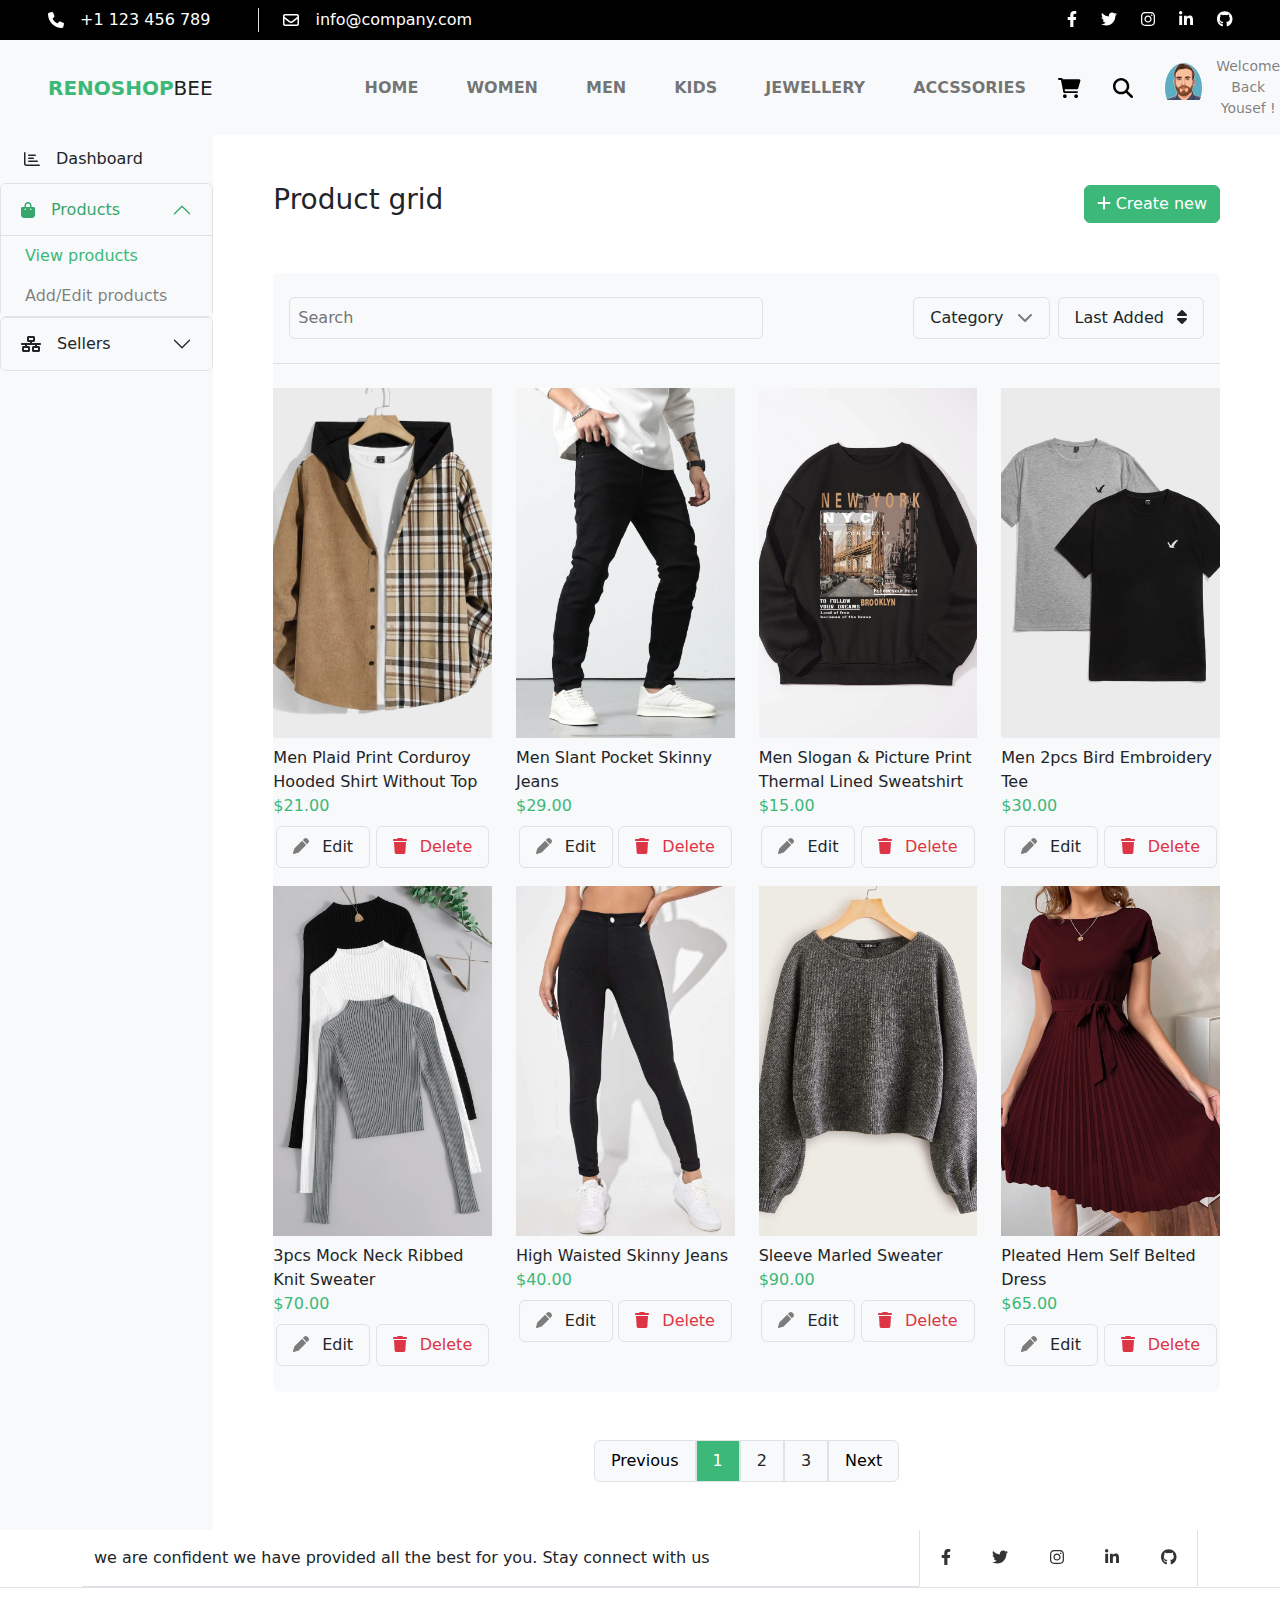
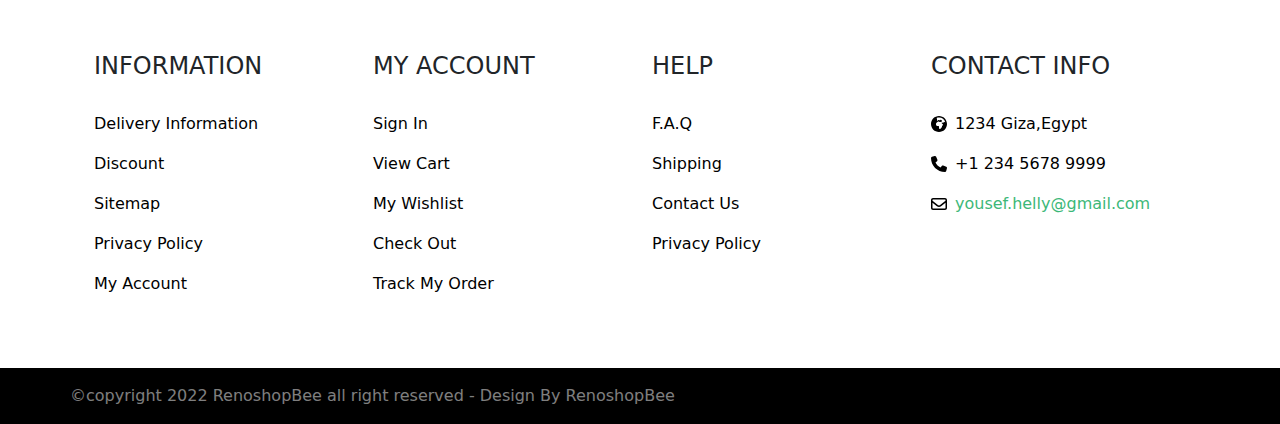
<file: admin-view-products.html>
<!DOCTYPE html>
<html lang="en">

<head>
    <meta charset="UTF-8">
    <meta http-equiv="X-UA-Compatible" content="IE=edge">
    <meta name="viewport" content="width=device-width, initial-scale=1.0">
    <link rel="stylesheet" href="Sass/all.min.css">
    <link rel="stylesheet" href="Sass/scss/bootstrap.css">
    <link rel="stylesheet" href="Sass/style.css">
    <title>RenoshopBee | Products</title>
</head>

<body>
    <!--Start Header-->
    <header class="bg-black text-white">
        <!--Social media && contacts Info-->
        <div class="header-social d-flex flex-column flex-md-row  container-fluid  align-items-center">
            <div class="info d-none d-sm-flex py-2 gap-5">
                <div class="phone d-flex align-items-center">
                    <i class="fas fa-phone"></i>
                    <span class="phone number ms-3">+1 123 456 789</span>
                </div>
                <div class="mail d-flex align-items-center ps-4 border-start">
                    <i class="far fa-envelope"></i>
                    <span class="email address ms-3">info@company.com</span>
                </div>
            </div>
            <div class="links d-flex gap-4 align-items-center ms-md-auto ">
                <a class="text-white" href=""><i class="fab fa-facebook-f facebook"></i></a>
                <a class="text-white" href=""><i class="fab fab fa-twitter twitter"></i></a>
                <a class="text-white" href=""><i class="fab fab fa-instagram instagram"></i></a>
                <a class="text-white" href=""><i class="fab fab fa-linkedin-in linkedin"></i></a>
                <a class="text-white" href=""><i class="fab fa-github github"></i></a>
            </div>
        </div>
        <!--Social media && contacts Info-->
        <nav class="navbar navbar-expand-sm navbar-light bg-light">
            <div class="container-fluid flex-sm-column flex-xl-row">
                <a class="navbar-brand text-uppercase" href="index.html"><span
                        class="text-primary fw-bold">RenoShop</span>Bee</a>
                <button class="navbar-toggler d-lg-none" type="button" data-bs-toggle="collapse"
                    data-bs-target="#collapsibleNavId" aria-controls="collapsibleNavId" aria-expanded="false"
                    aria-label="Toggle navigation">
                    <span class="navbar-toggler-icon"></span>
                </button>
                <div class="collapse navbar-collapse flex-column flex-md-row" id="collapsibleNavId">
                    <ul class="navbar-nav  mt-2 mt-lg-0 order-2 order-md-1">
                        <li class="nav-item py-3 px-2 px-lg-3">
                            <a class="nav-link text-uppercase fw-bold" href="index.html">Home</a>
                        </li>
                        <li class="nav-item py-3 px-2 px-lg-3">
                            <a class="nav-link text-uppercase fw-bold" href="shop-grid-full.html">Women</a>
                        </li>
                        <li class="nav-item py-3 px-2 px-lg-3">
                            <a class="nav-link text-uppercase fw-bold" href="shop-grid-full.html">Men</a>
                        </li>
                        <li class="nav-item py-3 px-2 px-lg-3">
                            <a class="nav-link text-uppercase fw-bold" href="shop-grid-full.html">Kids</a>
                        </li>
                        <li class="nav-item py-3 px-2 px-lg-3">
                            <a class="nav-link text-uppercase fw-bold" href="shop-grid-full.html">Jewellery</a>
                        </li>
                        <li class="nav-item py-3 px-2 px-lg-3">
                            <a class="nav-link text-uppercase fw-bold" href="shop-grid-full.html">Accssories</a>
                        </li>
                    </ul>
                    <div class="others d-flex gap-3 order-1">
                        <div class="shopping-cart text-black d-flex align-items-center px-2">
                            <i class="fas fa-shopping-cart button"></i>
                            <div
                                class="card-items d-flex align-items-center justify-content-start flex-column bg-light">
                                <div class="cart-element border-bottom d-flex align-items-center gap-2 p-2 bg-white">
                                    <div class="el-img col-2">
                                        <img class="img-fluid" src="imgs/Hooded Shirt 1.webp" alt="">
                                    </div>
                                    <div class="el-name">
                                        Sporty Sleevlees Gillet
                                    </div>
                                    <div class="d-flex justify-content-around align-items-center gap-1 ms-1">$120
                                        <i class="fas fa-window-close text-danger fs-5"></i>
                                    </div>
                                </div>
                                <div class="cart-element border-bottom d-flex align-items-center gap-2 p-2 bg-white">
                                    <div class="el-img col-2">
                                        <img class="img-fluid" src="imgs/Hooded Shirt 1.webp" alt="">
                                    </div>
                                    <div class="el-name">
                                        Sporty Sleevlees Gillet
                                    </div>
                                    <div class="d-flex justify-content-around align-items-center gap-1 ms-1">$120
                                        <i class="fas fa-window-close text-danger fs-5"></i>
                                    </div>
                                </div>
                                <button class="view-cart btn btn-primary text-white mt-5">View Cart</button>
                            </div>

                        </div>
                        <div class="search-bar text-black d-flex align-items-center px-2">
                            <i class="fas fa-search"></i>
                            <div class="search-form d-flex align-items-center justify-content-center">
                                <input type="search" placeholder="Search">
                                <button class="btn btn-primary text-white">Search</button>
                            </div>
                        </div>
                        <div class="user-info">
                            <div
                                class="min-info d-flex align-items-center justify-content-center gap-2  p-2 rounded-pill">
                                <div class="img img-fluid">
                                    <img class="img-fluid" src="imgs/skills-05.png" alt="" srcset="">
                                </div>
                                <p class="text-black-50 m-0 text-center d-none d-xl-block">Welcome Back <br><span
                                        class="userName">Yousef</span> !</p>
                                <i class="fas fa-chevron-down text-black-50"></i>
                            </div>
                            <div class="user-nav">
                                <ul class="list-unstyled">
                                    <li onclick="window.location.assign(`admin-view-products.html`)"
                                        class="p-2 my-2 border-bottom d-flex align-items-center gap-2">
                                        <i class="far fa-user-circle text-primary"></i>
                                        View Profile
                                    </li>
                                    <li class="p-2 my-2 border-bottom d-flex align-items-center gap-2">
                                        <i class="fas fa-edit text-primary"></i>
                                        Edit Settings
                                    </li>
                                    <li class="p-2 my-2 d-flex align-items-center gap-2">
                                        <i class="fas fa-moon text-primary"></i>
                                        Dark Mode
                                        <div class="Dark-mode-switcher rounded-pill bg-danger"></div>
                                    </li>
                                </ul>
                            </div>
                        </div>
                    </div>
                </div>
            </div>
        </nav>
    </header>
    <!--End Header-->
    <!--Start Dashboard-->
    <section class="dashboard row m-0">
        <nav class="dashboard-nav bg-light col-lg-2 container-fluid p-0">
            <ul class="list-unstyled d-flex justify-content-center align-items-flex-start flex-column">
                <li class="px-3 my-1 mx-2 py-2 d-flex align-items-center rounded-1">
                    <i class="far fa-chart-bar me-3"></i>
                    Dashboard
                </li>
                <div class="accordion" id="productAccordion">
                    <div class="accordion-item">
                        <h2 class="accordion-header d-flex align-items-center rounded-1" id="headingOne">
                            <button class="accordion-button bg-light " type="button" data-bs-toggle="collapse"
                                data-bs-target="#collapseOne" aria-expanded="true" aria-controls="collapseOne">
                                <i class="fas fa-shopping-bag me-3"></i>
                                Products
                            </button>
                        </h2>
                        <div id="collapseOne" class="accordion-collapse collapse show" aria-labelledby="headingOne"
                            data-bs-parent="#productAccordion">
                            <div class="accordion-body p-0">
                                <ul class="products-list list-unstyled text-primary bg-light px-3">
                                    <li class="py-2 ps-2 active"><a class="text-decoration-none active text-primary"
                                            href="admin-view-products.html">View
                                            products</a></li>
                                    <li class="py-2 ps-2"><a class="text-decoration-none text-black-50"
                                            href="admin-add-product.html">Add/Edit
                                            products</a></li>
                                </ul>
                            </div>
                        </div>
                    </div>
                </div>
                <div class="accordion" id="Selleraccordion">
                    <div class="accordion-item">
                        <h2 class="accordion-header d-flex align-items-center rounded-1" id="headingOne">
                            <button class="accordion-button bg-light collapsed" type="button" data-bs-toggle="collapse"
                                data-bs-target="#collapseTwo" aria-expanded="true" aria-controls="collapseTwo">
                                <i class="fas fas fa-network-wired me-3"></i>
                                Sellers
                            </button>
                        </h2>
                        <div id="collapseTwo" class="accordion-collapse collapse" aria-labelledby="headingOne"
                            data-bs-parent="#Selleraccordion">
                            <div class="accordion-body p-0">
                                <ul class="sellers-list list-unstyled text-black-50 bg-light px-3">
                                    <li class="py-2 ps-2 "><a class="text-decoration-none text-black-50 "
                                            href="admin-view-sellers.html">View
                                            sellers</a></li>
                                    <li class="py-2 ps-2 "><a class="text-decoration-none  text-black-50"
                                            href="admin-seller-requests.html">Sellers
                                            requests</a></li>
                                </ul>
                            </div>
                        </div>
                    </div>
                </div>
            </ul>
        </nav>
        <div class="products-content col-lg-10">
            <div
                class="header-content d-flex align-items-center justify-content-between p-5 pb-0 flex-column flex-md-row gap-3 gap-lg-0">
                <h3>Product grid</h3>
                <button class="btn btn-primary text-white" onclick="openAddPage()">
                    <i class="fas fa-plus"></i>
                    Create new
                </button>
            </div>
            <div class="grid-content m-2 m-lg-5 py-2 bg-light rounded">
                <div
                    class="product-search d-flex justify-content-between align-items-center border-bottom flex-column flex-lg-row">
                    <input type="search" placeholder="Search"
                        class="bg-light p-2 rounded border col-10 col-lg-6 mx-3 mt-3 mb-4">
                    <div class="filters d-flex gap-2 me-3 mt-3 mb-4">
                        <div class="text-capitalize category py-2 px-3 border rounded">
                            category
                            <i class="fas fa-chevron-down text-black-50 arrow ms-2"></i>
                        </div>
                        <div class="text-capitalize py-2 px-3 border rounded">
                            Last added
                            <i class="fas fa-sort ms-2"></i>
                        </div>
                    </div>
                </div>
                <div class="products-grid row pt-4">
                    <div class="product-card col-md-6 col-lg-4 col-xl-3">
                        <div class="product-img">
                            <img class="img-fluid" src="imgs/Hooded Shirt 1.webp" alt="product">
                            <div class="product-buttons">
                                <div class="add-to-cart">
                                    <i class="fas fa-shopping-cart"></i>
                                </div>
                                <div class="add-to-wishlist">
                                    <i class="fas fa-heart"></i>
                                </div>
                                <div class="return-product">
                                    <i class="fas fa-retweet"></i>
                                </div>
                            </div>
                        </div>
                        <div class="product-name text-capitalize pt-2">
                            Men Plaid Print Corduroy Hooded Shirt Without Top
                        </div>
                        <div class="product-price mb-2">21</div>
                        <div class="modify d-flex justify-content-around">
                            <div class="edit py-2 px-3 border rounded" onclick="openAddPage()">
                                <i class="fas fa-pen text-black-50 me-2"></i>
                                Edit
                            </div>
                            <div class="del text-danger py-2 px-3 border rounded" data-bs-toggle="modal"
                                data-bs-target="#exampleModal">
                                <i class="fas fa-trash me-2"></i>
                                Delete
                            </div>
                        </div>
                    </div>
                    <div class="product-card col-md-6 col-lg-4 col-xl-3">
                        <div class="product-img">
                            <img class="img-fluid" src="imgs/skinny jeans.webp" alt="product">
                            <div class="product-buttons">
                                <div class="add-to-cart">
                                    <i class="fas fa-shopping-cart"></i>
                                </div>
                                <div class="add-to-wishlist">
                                    <i class="fas fa-heart"></i>
                                </div>
                                <div class="return-product">
                                    <i class="fas fa-retweet"></i>
                                </div>
                            </div>
                        </div>
                        <div class="product-name text-capitalize pt-2">
                            Men Slant Pocket Skinny Jeans
                        </div>
                        <div class="product-price mb-2">29</div>
                        <div class="modify d-flex justify-content-around">
                            <div class="edit py-2 px-3 border rounded" onclick="openAddPage()">
                                <i class="fas fa-pen text-black-50 me-2"></i>
                                Edit
                            </div>
                            <div class="del text-danger py-2 px-3 border rounded" data-bs-toggle="modal"
                                data-bs-target="#exampleModal">
                                <i class="fas fa-trash me-2"></i>
                                Delete
                            </div>
                        </div>
                    </div>
                    <div class="product-card col-md-6 col-lg-4 col-xl-3">
                        <div class="product-img">
                            <img class="img-fluid" src="imgs/sweetshirt.webp" alt="product">
                            <div class="product-buttons">
                                <div class="add-to-cart">
                                    <i class="fas fa-shopping-cart"></i>
                                </div>
                                <div class="add-to-wishlist">
                                    <i class="fas fa-heart"></i>
                                </div>
                                <div class="return-product">
                                    <i class="fas fa-retweet"></i>
                                </div>
                            </div>
                        </div>
                        <div class="product-name text-capitalize pt-2">
                            Men Slogan & Picture Print Thermal Lined Sweatshirt
                        </div>
                        <div class="product-price mb-2">15</div>
                        <div class="modify d-flex justify-content-around">
                            <div class="edit py-2 px-3 border rounded" onclick="openAddPage()">
                                <i class="fas fa-pen text-black-50 me-2"></i>
                                Edit
                            </div>
                            <div class="del text-danger py-2 px-3 border rounded" data-bs-toggle="modal"
                                data-bs-target="#exampleModal">
                                <i class="fas fa-trash me-2"></i>
                                Delete
                            </div>
                        </div>
                    </div>
                    <div class="product-card col-md-6 col-lg-4 col-xl-3">
                        <div class="product-img">
                            <img class="img-fluid" src="imgs/shirts.webp" alt="product">
                            <div class="product-buttons">
                                <div class="add-to-cart">
                                    <i class="fas fa-shopping-cart"></i>
                                </div>
                                <div class="add-to-wishlist">
                                    <i class="fas fa-heart"></i>
                                </div>
                                <div class="return-product">
                                    <i class="fas fa-retweet"></i>
                                </div>
                            </div>
                        </div>
                        <div class="product-name text-capitalize pt-2">
                            Men 2pcs Bird Embroidery Tee
                        </div>
                        <div class="product-price mb-2">30</div>
                        <div class="modify d-flex justify-content-around">
                            <div class="edit py-2 px-3 border rounded" onclick="openAddPage()">
                                <i class="fas fa-pen text-black-50 me-2"></i>
                                Edit
                            </div>
                            <div class="del text-danger py-2 px-3 border rounded" data-bs-toggle="modal"
                                data-bs-target="#exampleModal">
                                <i class="fas fa-trash me-2"></i>
                                Delete
                            </div>
                        </div>
                    </div>
                    <div class="product-card col-md-6 col-lg-4 col-xl-3">
                        <div class="product-img">
                            <img class="img-fluid" src="imgs/mockneck.webp" alt="product">
                            <div class="product-buttons">
                                <div class="add-to-cart">
                                    <i class="fas fa-shopping-cart"></i>
                                </div>
                                <div class="add-to-wishlist">
                                    <i class="fas fa-heart"></i>
                                </div>
                                <div class="return-product">
                                    <i class="fas fa-retweet"></i>
                                </div>
                            </div>
                        </div>
                        <div class="product-name text-capitalize pt-2">
                            3pcs Mock Neck Ribbed Knit Sweater
                        </div>
                        <div class="product-price mb-2">70</div>
                        <div class="modify d-flex justify-content-around">
                            <div class="edit py-2 px-3 border rounded" onclick="openAddPage()">
                                <i class="fas fa-pen text-black-50 me-2"></i>
                                Edit
                            </div>
                            <div class="del text-danger py-2 px-3 border rounded" data-bs-toggle="modal"
                                data-bs-target="#exampleModal">
                                <i class="fas fa-trash me-2"></i>
                                Delete
                            </div>
                        </div>
                    </div>
                    <div class="product-card col-md-6 col-lg-4 col-xl-3">
                        <div class="product-img">
                            <img class="img-fluid" src="imgs/highwaisted.webp" alt="product">
                            <div class="product-buttons">
                                <div class="add-to-cart">
                                    <i class="fas fa-shopping-cart"></i>
                                </div>
                                <div class="add-to-wishlist">
                                    <i class="fas fa-heart"></i>
                                </div>
                                <div class="return-product">
                                    <i class="fas fa-retweet"></i>
                                </div>
                            </div>
                        </div>
                        <div class="product-name text-capitalize pt-2">
                            High Waisted Skinny Jeans
                        </div>
                        <div class="product-price mb-2">40</div>
                        <div class="modify d-flex justify-content-around">
                            <div class="edit py-2 px-3 border rounded" onclick="openAddPage()">
                                <i class="fas fa-pen text-black-50 me-2"></i>
                                Edit
                            </div>
                            <div class="del text-danger py-2 px-3 border rounded" data-bs-toggle="modal"
                                data-bs-target="#exampleModal">
                                <i class="fas fa-trash me-2"></i>
                                Delete
                            </div>
                        </div>
                    </div>
                    <div class="product-card col-md-6 col-lg-4 col-xl-3">
                        <div class="product-img">
                            <img class="img-fluid" src="imgs/sweater.webp" alt="product">
                            <div class="product-buttons">
                                <div class="add-to-cart">
                                    <i class="fas fa-shopping-cart"></i>
                                </div>
                                <div class="add-to-wishlist">
                                    <i class="fas fa-heart"></i>
                                </div>
                                <div class="return-product">
                                    <i class="fas fa-retweet"></i>
                                </div>
                            </div>
                        </div>
                        <div class="product-name text-capitalize pt-2">
                            Sleeve Marled Sweater
                        </div>
                        <div class="product-price mb-2">90</div>
                        <div class="modify d-flex justify-content-around">
                            <div class="edit py-2 px-3 border rounded" onclick="openAddPage()">
                                <i class="fas fa-pen text-black-50 me-2"></i>
                                Edit
                            </div>
                            <div class="del text-danger py-2 px-3 border rounded" data-bs-toggle="modal"
                                data-bs-target="#exampleModal">
                                <i class="fas fa-trash me-2"></i>
                                Delete
                            </div>
                        </div>
                    </div>
                    <div class="product-card col-md-6 col-lg-4 col-xl-3">
                        <div class="product-img">
                            <img class="img-fluid" src="imgs/dress.webp" alt="product">
                            <div class="product-buttons">
                                <div class="add-to-cart">
                                    <i class="fas fa-shopping-cart"></i>
                                </div>
                                <div class="add-to-wishlist">
                                    <i class="fas fa-heart"></i>
                                </div>
                                <div class="return-product">
                                    <i class="fas fa-retweet"></i>
                                </div>
                            </div>
                        </div>
                        <div class="product-name text-capitalize pt-2">
                            Pleated Hem Self Belted Dress
                        </div>
                        <div class="product-price mb-2">65</div>
                        <div class="modify d-flex justify-content-around">
                            <div class="edit py-2 px-3 border rounded" onclick="openAddPage()">
                                <i class="fas fa-pen text-black-50 me-2"></i>
                                Edit
                            </div>
                            <div class="del text-danger py-2 px-3 border rounded" data-bs-toggle="modal"
                                data-bs-target="#exampleModal">
                                <i class="fas fa-trash me-2"></i>
                                Delete
                            </div>
                        </div>
                    </div>
                </div>
            </div>
            <!-- Modal -->
            <div class="modal fade" id="exampleModal" tabindex="-1" aria-labelledby="exampleModalLabel"
                aria-hidden="true">
                <div class="modal-dialog modal-dialog-centered">
                    <div class="modal-content">
                        <div class="modal-header">
                            <h5 class="modal-title" id="exampleModalLabel">Delete a Product</h5>
                            <button type="button" class="btn-close" data-bs-dismiss="modal" aria-label="Close"></button>
                        </div>
                        <div class="modal-body">
                            <p class="text-black-50">You are going to Delete <span class="deletedEl">element</span> from
                                products</p>
                        </div>
                        <div class="modal-footer">
                            <button type="button" class="btn btn-secondary" data-bs-dismiss="modal">Close</button>
                            <button type="button" class="btn btn-danger del" data-bs-dismiss="modal">Delete</button>
                        </div>
                    </div>
                </div>
            </div>
            <div class="pages mx-5 my-5 d-flex justify-content-center">
                <button class="prev-btn rounded border bg-light px-3">
                    Previous
                </button>
                <span class="py-2 active px-3 bg-primary text-white border">1</span>
                <span class="py-2 px-3 bg-light border">2</span>
                <span class="py-2 px-3 bg-light border">3</span>
                <button class="next-btn rounded border bg-light px-3">
                    Next
                </button>
            </div>
        </div>
        </div>
    </section>
    <!--End Dashboard-->
    <!--Start Footer-->
    <footer class="">
        <div class="container footer-social row align-items-center justify-content-center mx-auto">
            <p class="col-md-6 col-lg-9 py-3 m-0 border-bottom border-md-0 text-center text-md-start">we are confident
                we have provided all the
                best for you. Stay connect with
                us</p>
            <div class="links col-md-6 col-lg-3 d-flex gap-4 align-items-center py-3 
            border-start border-end">
                <a class="text-secondary" href=""><i class="fab fa-facebook-f facebook"></i></a>
                <a class="text-secondary" href=""><i class="fab fab fa-twitter twitter"></i></a>
                <a class="text-secondary" href=""><i class="fab fab fa-instagram instagram"></i></a>
                <a class="text-secondary" href=""><i class="fab fab fa-linkedin-in linkedin"></i></a>
                <a class="text-secondary" href=""><i class="fab fa-github github"></i></a>
            </div>
        </div>
        <div class="footer-nav border-top m-0 pb-5 pt-3">
            <div class="container row mx-auto">
                <div class="info col-md-6 col-lg-3">
                    <h4 class="header text-uppercase pt-5 pb-3">Information</h4>
                    <ul class="list-unstyled">
                        <a href="">
                            <li class="py-2">Delivery Information</li>
                        </a>
                        <a href="">
                            <li class="py-2">Discount</li>
                        </a>
                        <a href="">
                            <li class="py-2">Sitemap</li>
                        </a>
                        <a href="">
                            <li class="py-2">Privacy Policy</li>
                        </a>
                        <a href="admin-view-products.html">
                            <li class="py-2">My Account</li>
                        </a>
                    </ul>
                </div>
                <div class="my-account col-md-6 col-lg-3">
                    <h4 class="header text-uppercase pt-5 pb-3">My Account</h4>
                    <ul class="list-unstyled">
                        <a href="login.html">
                            <li class="py-2">Sign In</li>
                        </a>
                        <a href="cart.html">
                            <li class="py-2">View Cart</li>
                        </a>
                        <a href="">
                            <li class="py-2">My Wishlist</li>
                        </a>
                        <a href="">
                            <li class="py-2">Check Out</li>
                        </a>
                        <a href="">
                            <li class="py-2">Track My Order</li>
                        </a>
                    </ul>
                </div>
                <div class="help col-md-6 col-lg-3">
                    <h4 class="header text-uppercase pt-5 pb-3">Help</h4>
                    <ul class="list-unstyled">
                        <a href="">
                            <li class="py-2">F.A.Q</li>
                        </a>
                        <a href="">
                            <li class="py-2">Shipping</li>
                        </a>
                        <a href="">
                            <li class="py-2">Contact Us</li>
                        </a>
                        <a href="">
                            <li class="py-2">Privacy Policy</li>
                        </a>
                    </ul>
                </div>
                <div class="contact col-md-6 col-lg-3">
                    <h4 class="header text-uppercase pt-5 pb-3">Contact Info</h4>
                    <ul class="list-unstyled">
                        <a class="d-flex align-items-center gap-2" href="">
                            <i class="fas fa-globe-africa"></i>
                            <li class="py-2">1234 Giza,Egypt</li>
                        </a>
                        <a class="d-flex align-items-center gap-2" href="">
                            <i class="fas fa-phone"></i>
                            <li class="py-2">+1 234 5678 9999</li>
                        </a>
                        <a class="d-flex align-items-center gap-2" href="mailto:yousef.helly@gmail.com">
                            <i class="far fa-envelope"></i>
                            <li class="py-2 text-primary">yousef.helly@gmail.com</li>
                        </a>
                    </ul>
                </div>
            </div>
        </div>
        <div class="copy-rights bg-black">
            <p class="container mx-auto text-white-50 m-0 py-3 px-0">&copy;copyright 2022 RenoshopBee all right
                reserved -
                Design By
                RenoshopBee</p>
        </div>
    </footer>
    <!--End Footer-->
    <script src="all.min.js"></script>
    <script src="bootstrap.min.js"></script>
    <script src="main.js"></script>
    <script src="admin-products.js"></script>
</body>

</html>
</file>
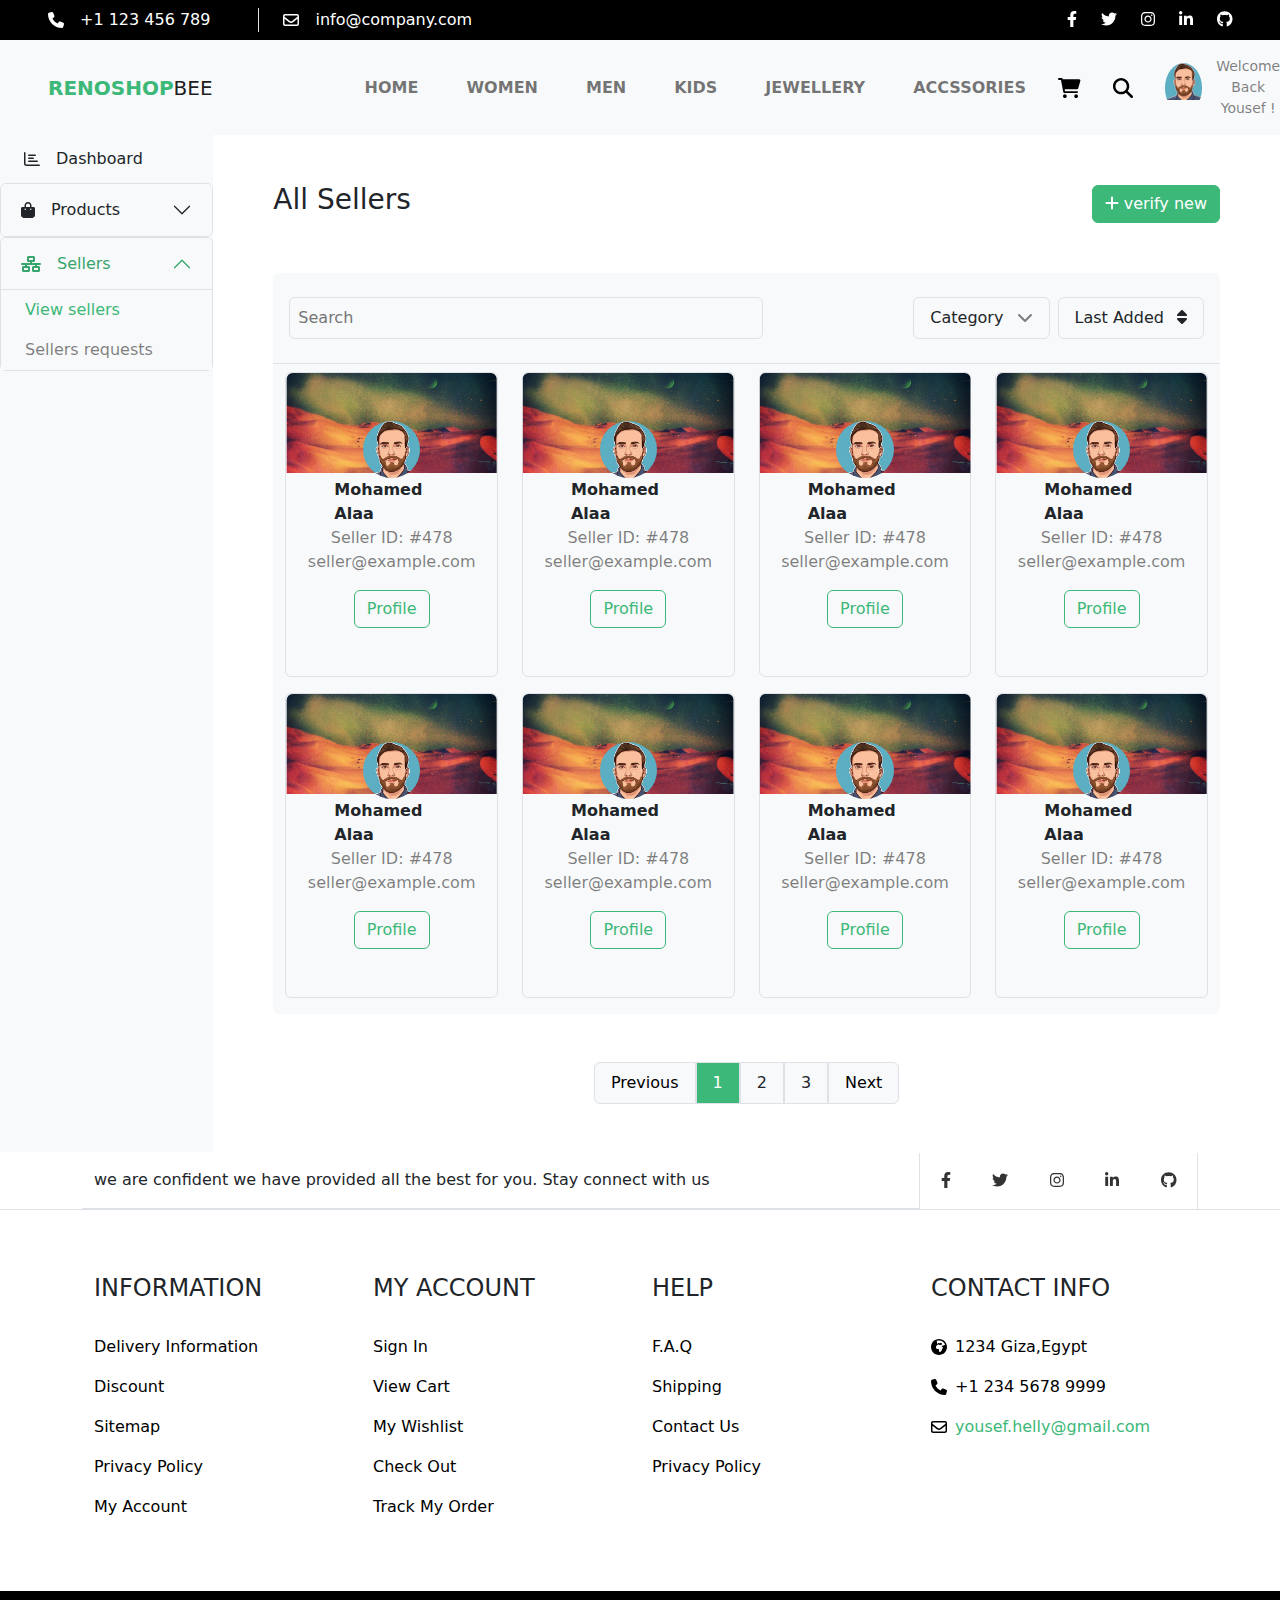
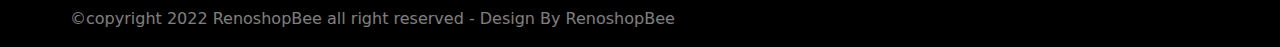
<file: admin-view-sellers.html>
<!DOCTYPE html>
<html lang="en">

<head>
    <meta charset="UTF-8">
    <meta http-equiv="X-UA-Compatible" content="IE=edge">
    <meta name="viewport" content="width=device-width, initial-scale=1.0">
    <link rel="stylesheet" href="Sass/all.min.css">
    <link rel="stylesheet" href="Sass/scss/bootstrap.css">
    <link rel="stylesheet" href="Sass/style.css">
    <title>RenoshopBee | Sellers</title>
</head>

<body>
    <!--Start Header-->
    <header class="bg-black text-white">
        <!--Social media && contacts Info-->
        <div class="header-social d-flex flex-column flex-md-row  container-fluid  align-items-center">
            <div class="info d-none d-sm-flex py-2 gap-5">
                <div class="phone d-flex align-items-center">
                    <i class="fas fa-phone"></i>
                    <span class="phone number ms-3">+1 123 456 789</span>
                </div>
                <div class="mail d-flex align-items-center ps-4 border-start">
                    <i class="far fa-envelope"></i>
                    <span class="email address ms-3">info@company.com</span>
                </div>
            </div>
            <div class="links d-flex gap-4 align-items-center ms-md-auto ">
                <a class="text-white" href=""><i class="fab fa-facebook-f facebook"></i></a>
                <a class="text-white" href=""><i class="fab fab fa-twitter twitter"></i></a>
                <a class="text-white" href=""><i class="fab fab fa-instagram instagram"></i></a>
                <a class="text-white" href=""><i class="fab fab fa-linkedin-in linkedin"></i></a>
                <a class="text-white" href=""><i class="fab fa-github github"></i></a>
            </div>
        </div>
        <!--Social media && contacts Info-->
        <nav class="navbar navbar-expand-sm navbar-light bg-light">
            <div class="container-fluid flex-sm-column flex-xl-row">
                <a class="navbar-brand text-uppercase" href="index.html"><span
                        class="text-primary fw-bold">RenoShop</span>Bee</a>
                <button class="navbar-toggler d-lg-none" type="button" data-bs-toggle="collapse"
                    data-bs-target="#collapsibleNavId" aria-controls="collapsibleNavId" aria-expanded="false"
                    aria-label="Toggle navigation">
                    <span class="navbar-toggler-icon"></span>
                </button>
                <div class="collapse navbar-collapse flex-column flex-md-row" id="collapsibleNavId">
                    <ul class="navbar-nav  mt-2 mt-lg-0 order-2 order-md-1">
                        <li class="nav-item py-3 px-2 px-lg-3">
                            <a class="nav-link text-uppercase fw-bold" href="index.html">Home</a>
                        </li>
                        <li class="nav-item py-3 px-2 px-lg-3">
                            <a class="nav-link text-uppercase fw-bold" href="shop-grid-full.html">Women</a>
                        </li>
                        <li class="nav-item py-3 px-2 px-lg-3">
                            <a class="nav-link text-uppercase fw-bold" href="shop-grid-full.html">Men</a>
                        </li>
                        <li class="nav-item py-3 px-2 px-lg-3">
                            <a class="nav-link text-uppercase fw-bold" href="shop-grid-full.html">Kids</a>
                        </li>
                        <li class="nav-item py-3 px-2 px-lg-3">
                            <a class="nav-link text-uppercase fw-bold" href="shop-grid-full.html">Jewellery</a>
                        </li>
                        <li class="nav-item py-3 px-2 px-lg-3">
                            <a class="nav-link text-uppercase fw-bold" href="shop-grid-full.html">Accssories</a>
                        </li>
                    </ul>
                    <div class="others d-flex gap-3 order-1">
                        <div class="shopping-cart text-black d-flex align-items-center px-2">
                            <i class="fas fa-shopping-cart button"></i>
                            <div
                                class="card-items d-flex align-items-center justify-content-start flex-column bg-light">
                                <div class="cart-element border-bottom d-flex align-items-center gap-2 p-2 bg-white">
                                    <div class="el-img col-2">
                                        <img class="img-fluid" src="imgs/Hooded Shirt 1.webp" alt="">
                                    </div>
                                    <div class="el-name">
                                        Sporty Sleevlees Gillet
                                    </div>
                                    <div class="d-flex justify-content-around align-items-center gap-1 ms-1">$120
                                        <i class="fas fa-window-close text-danger fs-5"></i>
                                    </div>
                                </div>
                                <div class="cart-element border-bottom d-flex align-items-center gap-2 p-2 bg-white">
                                    <div class="el-img col-2">
                                        <img class="img-fluid" src="imgs/Hooded Shirt 1.webp" alt="">
                                    </div>
                                    <div class="el-name">
                                        Sporty Sleevlees Gillet
                                    </div>
                                    <div class="d-flex justify-content-around align-items-center gap-1 ms-1">$120
                                        <i class="fas fa-window-close text-danger fs-5"></i>
                                    </div>
                                </div>
                                <button class="view-cart btn btn-primary text-white mt-5">View Cart</button>
                            </div>

                        </div>
                        <div class="search-bar text-black d-flex align-items-center px-2">
                            <i class="fas fa-search"></i>
                            <div class="search-form d-flex align-items-center justify-content-center">
                                <input type="search" placeholder="Search">
                                <button class="btn btn-primary text-white">Search</button>
                            </div>
                        </div>
                        <div class="user-info">
                            <div
                                class="min-info d-flex align-items-center justify-content-center gap-2  p-2 rounded-pill">
                                <div class="img img-fluid">
                                    <img class="img-fluid" src="imgs/skills-05.png" alt="" srcset="">
                                </div>
                                <p class="text-black-50 m-0 text-center d-none d-xl-block">Welcome Back <br><span
                                        class="userName">Yousef</span> !</p>
                                <i class="fas fa-chevron-down text-black-50"></i>
                            </div>
                            <div class="user-nav">
                                <ul class="list-unstyled">
                                    <li onclick="window.location.assign(`admin-view-products.html`)"
                                        class="p-2 my-2 border-bottom d-flex align-items-center gap-2">
                                        <i class="far fa-user-circle text-primary"></i>
                                        View Profile
                                    </li>
                                    <li class="p-2 my-2 border-bottom d-flex align-items-center gap-2">
                                        <i class="fas fa-edit text-primary"></i>
                                        Edit Settings
                                    </li>
                                    <li class="p-2 my-2 d-flex align-items-center gap-2">
                                        <i class="fas fa-moon text-primary"></i>
                                        Dark Mode
                                        <div class="Dark-mode-switcher rounded-pill bg-danger"></div>
                                    </li>
                                </ul>
                            </div>
                        </div>
                    </div>
                </div>
            </div>
        </nav>
    </header>
    <!--End Header-->
    <!--Start Dashboard-->
    <section class="dashboard row m-0">
        <nav class="dashboard-nav bg-light col-lg-2 container-fluid p-0">
            <ul class="list-unstyled d-flex justify-content-center align-items-flex-start flex-column">
                <li class="px-3 my-1 mx-2 py-2 d-flex align-items-center rounded-1">
                    <i class="far fa-chart-bar me-3"></i>
                    Dashboard
                </li>
                <div class="accordion" id="productAccordion">
                    <div class="accordion-item">
                        <h2 class="accordion-header d-flex align-items-center rounded-1" id="headingOne">
                            <button class="accordion-button bg-light collapsed" type="button" data-bs-toggle="collapse"
                                data-bs-target="#collapseOne" aria-expanded="true" aria-controls="collapseOne">
                                <i class="fas fa-shopping-bag me-3"></i>
                                Products
                            </button>
                        </h2>
                        <div id="collapseOne" class="accordion-collapse collapse" aria-labelledby="headingOne"
                            data-bs-parent="#productAccordion">
                            <div class="accordion-body p-0">
                                <ul class="products-list list-unstyled text-black-50 bg-light px-3">
                                    <li class="py-2 ps-2"><a class="text-decoration-none text-black-50"
                                            href="admin-view-products.html">View
                                            products</a></li>
                                    <li class="py-2 ps-2"><a class="text-decoration-none text-black-50"
                                            href="admin-add-product.html">Add/Edit
                                            products</a></li>
                                </ul>
                            </div>
                        </div>
                    </div>
                </div>
                <div class="accordion" id="Selleraccordion">
                    <div class="accordion-item">
                        <h2 class="accordion-header d-flex align-items-center rounded-1" id="headingOne">
                            <button class="accordion-button bg-light" type="button" data-bs-toggle="collapse"
                                data-bs-target="#collapseTwo" aria-expanded="true" aria-controls="collapseTwo">
                                <i class="fas fas fa-network-wired me-3"></i>
                                Sellers
                            </button>
                        </h2>
                        <div id="collapseTwo" class="accordion-collapse collapse show" aria-labelledby="headingOne"
                            data-bs-parent="#Selleraccordion">
                            <div class="accordion-body p-0">
                                <ul class="sellers-list list-unstyled text-black-50 bg-light px-3">
                                    <li class="py-2 ps-2 active"><a class="text-decoration-none text-primary active"
                                            href="#">View
                                            sellers</a></li>
                                    <li class="py-2 ps-2"><a class="text-decoration-none text-black-50"
                                            href="admin-seller-requests.html">Sellers
                                            requests</a></li>
                                </ul>
                            </div>
                        </div>
                    </div>
                </div>
            </ul>
        </nav>
        <div class="sellers-content col-lg-10">
            <div
                class="header-content d-flex align-items-center justify-content-between p-5 pb-0 flex-column flex-md-row gap-3 gap-lg-0">
                <h3>All Sellers</h3>
                <button class="btn btn-primary text-white" onclick="openAddPage()">
                    <i class="fas fa-plus"></i>
                    verify new
                </button>
            </div>
            <div class="grid-content m-2 m-lg-5 py-2 bg-light rounded">
                <div
                    class="seller-search d-flex justify-content-between align-items-center border-bottom flex-column flex-lg-row">
                    <input type="search" placeholder="Search"
                        class="bg-light p-2 rounded border col-10 col-lg-6 mx-3 mt-3 mb-4">
                    <div class="filters d-flex gap-2 me-3 mt-3 mb-4">
                        <div class="text-capitalize category py-2 px-3 border rounded">
                            category
                            <i class="fas fa-chevron-down text-black-50 arrow ms-2"></i>
                        </div>
                        <div class="text-capitalize py-2 px-3 border rounded">
                            Last added
                            <i class="fas fa-sort ms-2"></i>
                        </div>
                    </div>
                </div>
                <div class="sellers-grid row m-0">
                    <div class="seller my-2 col-sm-6 col-md-4 col-xl-3">
                        <div class="seller-content d-flex p-5 flex-column align-items-center w-100 border rounded">
                            <div class="seller-img rounded-circle overflow-hidden w-50">
                                <img class="img-fluid" src="imgs/skills-05.png" alt="seller">
                            </div>
                            <div class="seller-name fw-bold">
                                Mohamed Alaa
                            </div>
                            <div class="seller-info text-center text-black-50">
                                <div class="seller-id">Seller ID: #478</div>
                                <div class="seller-mail mb-3">seller@example.com</div>
                            </div>
                            <button class="btn btn-outline-primary">Profile</button>
                        </div>
                    </div>
                    <div class="seller my-2 col-sm-6 col-md-4 col-xl-3">
                        <div class="seller-content d-flex p-5 flex-column align-items-center w-100 border rounded">
                            <div class="seller-img rounded-circle overflow-hidden w-50">
                                <img class="img-fluid" src="imgs/skills-05.png" alt="seller">
                            </div>
                            <div class="seller-name fw-bold">
                                Mohamed Alaa
                            </div>
                            <div class="seller-info text-center text-black-50">
                                <div class="seller-id">Seller ID: #478</div>
                                <div class="seller-mail mb-3">seller@example.com</div>
                            </div>
                            <button class="btn btn-outline-primary">Profile</button>
                        </div>
                    </div>
                    <div class="seller my-2 col-sm-6 col-md-4 col-xl-3">
                        <div class="seller-content d-flex p-5 flex-column align-items-center w-100 border rounded">
                            <div class="seller-img rounded-circle overflow-hidden w-50">
                                <img class="img-fluid" src="imgs/skills-05.png" alt="seller">
                            </div>
                            <div class="seller-name fw-bold">
                                Mohamed Alaa
                            </div>
                            <div class="seller-info text-center text-black-50">
                                <div class="seller-id">Seller ID: #478</div>
                                <div class="seller-mail mb-3">seller@example.com</div>
                            </div>
                            <button class="btn btn-outline-primary">Profile</button>
                        </div>
                    </div>
                    <div class="seller my-2 col-sm-6 col-md-4 col-xl-3">
                        <div class="seller-content d-flex p-5 flex-column align-items-center w-100 border rounded">
                            <div class="seller-img rounded-circle overflow-hidden w-50">
                                <img class="img-fluid" src="imgs/skills-05.png" alt="seller">
                            </div>
                            <div class="seller-name fw-bold">
                                Mohamed Alaa
                            </div>
                            <div class="seller-info text-center text-black-50">
                                <div class="seller-id">Seller ID: #478</div>
                                <div class="seller-mail mb-3">seller@example.com</div>
                            </div>
                            <button class="btn btn-outline-primary">Profile</button>
                        </div>
                    </div>
                    <div class="seller my-2 col-sm-6 col-md-4 col-xl-3">
                        <div class="seller-content d-flex p-5 flex-column align-items-center w-100 border rounded">
                            <div class="seller-img rounded-circle overflow-hidden w-50">
                                <img class="img-fluid" src="imgs/skills-05.png" alt="seller">
                            </div>
                            <div class="seller-name fw-bold">
                                Mohamed Alaa
                            </div>
                            <div class="seller-info text-center text-black-50">
                                <div class="seller-id">Seller ID: #478</div>
                                <div class="seller-mail mb-3">seller@example.com</div>
                            </div>
                            <button class="btn btn-outline-primary">Profile</button>
                        </div>
                    </div>
                    <div class="seller my-2 col-sm-6 col-md-4 col-xl-3">
                        <div class="seller-content d-flex p-5 flex-column align-items-center w-100 border rounded">
                            <div class="seller-img rounded-circle overflow-hidden w-50">
                                <img class="img-fluid" src="imgs/skills-05.png" alt="seller">
                            </div>
                            <div class="seller-name fw-bold">
                                Mohamed Alaa
                            </div>
                            <div class="seller-info text-center text-black-50">
                                <div class="seller-id">Seller ID: #478</div>
                                <div class="seller-mail mb-3">seller@example.com</div>
                            </div>
                            <button class="btn btn-outline-primary">Profile</button>
                        </div>
                    </div>
                    <div class="seller my-2 col-sm-6 col-md-4 col-xl-3">
                        <div class="seller-content d-flex p-5 flex-column align-items-center w-100 border rounded">
                            <div class="seller-img rounded-circle overflow-hidden w-50">
                                <img class="img-fluid" src="imgs/skills-05.png" alt="seller">
                            </div>
                            <div class="seller-name fw-bold">
                                Mohamed Alaa
                            </div>
                            <div class="seller-info text-center text-black-50">
                                <div class="seller-id">Seller ID: #478</div>
                                <div class="seller-mail mb-3">seller@example.com</div>
                            </div>
                            <button class="btn btn-outline-primary">Profile</button>
                        </div>
                    </div>
                    <div class="seller my-2 col-sm-6 col-md-4 col-xl-3">
                        <div class="seller-content d-flex p-5 flex-column align-items-center w-100 border rounded">
                            <div class="seller-img rounded-circle overflow-hidden w-50">
                                <img class="img-fluid" src="imgs/skills-05.png" alt="seller">
                            </div>
                            <div class="seller-name fw-bold">
                                Mohamed Alaa
                            </div>
                            <div class="seller-info text-center text-black-50">
                                <div class="seller-id">Seller ID: #478</div>
                                <div class="seller-mail mb-3">seller@example.com</div>
                            </div>
                            <button class="btn btn-outline-primary">Profile</button>
                        </div>
                    </div>

                </div>
            </div>
            <!-- Modal -->
            <div class="modal fade" id="exampleModal" tabindex="-1" aria-labelledby="exampleModalLabel"
                aria-hidden="true">
                <div class="modal-dialog modal-dialog-centered">
                    <div class="modal-content">
                        <div class="modal-header">
                            <h5 class="modal-title" id="exampleModalLabel">Delete a Product</h5>
                            <button type="button" class="btn-close" data-bs-dismiss="modal" aria-label="Close"></button>
                        </div>
                        <div class="modal-body">
                            <p class="text-black-50">You are going to Delete <span class="deletedEl">element</span> from
                                products</p>
                        </div>
                        <div class="modal-footer">
                            <button type="button" class="btn btn-secondary" data-bs-dismiss="modal">Close</button>
                            <button type="button" class="btn btn-danger del" data-bs-dismiss="modal">Delete</button>
                        </div>
                    </div>
                </div>
            </div>
            <div class="pages mx-5 my-5 d-flex justify-content-center">
                <button class="prev-btn rounded border bg-light px-3">
                    Previous
                </button>
                <span class="py-2 active px-3 bg-primary text-white border">1</span>
                <span class="py-2 px-3 bg-light border">2</span>
                <span class="py-2 px-3 bg-light border">3</span>
                <button class="next-btn rounded border bg-light px-3">
                    Next
                </button>
            </div>
        </div>
        </div>
    </section>
    <!--End Dashboard-->
    <!--Start Footer-->
    <footer class="">
        <div class="container footer-social row align-items-center justify-content-center mx-auto">
            <p class="col-md-6 col-lg-9 py-3 m-0 border-bottom border-md-0 text-center text-md-start">we are confident
                we have provided all the
                best for you. Stay connect with
                us</p>
            <div class="links col-md-6 col-lg-3 d-flex gap-4 align-items-center py-3 
            border-start border-end">
                <a class="text-secondary" href=""><i class="fab fa-facebook-f facebook"></i></a>
                <a class="text-secondary" href=""><i class="fab fab fa-twitter twitter"></i></a>
                <a class="text-secondary" href=""><i class="fab fab fa-instagram instagram"></i></a>
                <a class="text-secondary" href=""><i class="fab fab fa-linkedin-in linkedin"></i></a>
                <a class="text-secondary" href=""><i class="fab fa-github github"></i></a>
            </div>
        </div>
        <div class="footer-nav border-top m-0 pb-5 pt-3">
            <div class="container row mx-auto">
                <div class="info col-md-6 col-lg-3">
                    <h4 class="header text-uppercase pt-5 pb-3">Information</h4>
                    <ul class="list-unstyled">
                        <a href="">
                            <li class="py-2">Delivery Information</li>
                        </a>
                        <a href="">
                            <li class="py-2">Discount</li>
                        </a>
                        <a href="">
                            <li class="py-2">Sitemap</li>
                        </a>
                        <a href="">
                            <li class="py-2">Privacy Policy</li>
                        </a>
                        <a href="admin-view-products.html">
                            <li class="py-2">My Account</li>
                        </a>
                    </ul>
                </div>
                <div class="my-account col-md-6 col-lg-3">
                    <h4 class="header text-uppercase pt-5 pb-3">My Account</h4>
                    <ul class="list-unstyled">
                        <a href="login.html">
                            <li class="py-2">Sign In</li>
                        </a>
                        <a href="cart.html">
                            <li class="py-2">View Cart</li>
                        </a>
                        <a href="">
                            <li class="py-2">My Wishlist</li>
                        </a>
                        <a href="">
                            <li class="py-2">Check Out</li>
                        </a>
                        <a href="">
                            <li class="py-2">Track My Order</li>
                        </a>
                    </ul>
                </div>
                <div class="help col-md-6 col-lg-3">
                    <h4 class="header text-uppercase pt-5 pb-3">Help</h4>
                    <ul class="list-unstyled">
                        <a href="">
                            <li class="py-2">F.A.Q</li>
                        </a>
                        <a href="">
                            <li class="py-2">Shipping</li>
                        </a>
                        <a href="">
                            <li class="py-2">Contact Us</li>
                        </a>
                        <a href="">
                            <li class="py-2">Privacy Policy</li>
                        </a>
                    </ul>
                </div>
                <div class="contact col-md-6 col-lg-3">
                    <h4 class="header text-uppercase pt-5 pb-3">Contact Info</h4>
                    <ul class="list-unstyled">
                        <a class="d-flex align-items-center gap-2" href="">
                            <i class="fas fa-globe-africa"></i>
                            <li class="py-2">1234 Giza,Egypt</li>
                        </a>
                        <a class="d-flex align-items-center gap-2" href="">
                            <i class="fas fa-phone"></i>
                            <li class="py-2">+1 234 5678 9999</li>
                        </a>
                        <a class="d-flex align-items-center gap-2" href="mailto:yousef.helly@gmail.com">
                            <i class="far fa-envelope"></i>
                            <li class="py-2 text-primary">yousef.helly@gmail.com</li>
                        </a>
                    </ul>
                </div>
            </div>
        </div>
        <div class="copy-rights bg-black">
            <p class="container mx-auto text-white-50 m-0 py-3 px-0">&copy;copyright 2022 RenoshopBee all right
                reserved -
                Design By
                RenoshopBee</p>
        </div>
    </footer>
    <!--End Footer-->
    <script src="all.min.js"></script>
    <script src="bootstrap.min.js"></script>
    <script src="main.js"></script>
    <script src="admin-products.js"></script>
</body>

</html>
</file>
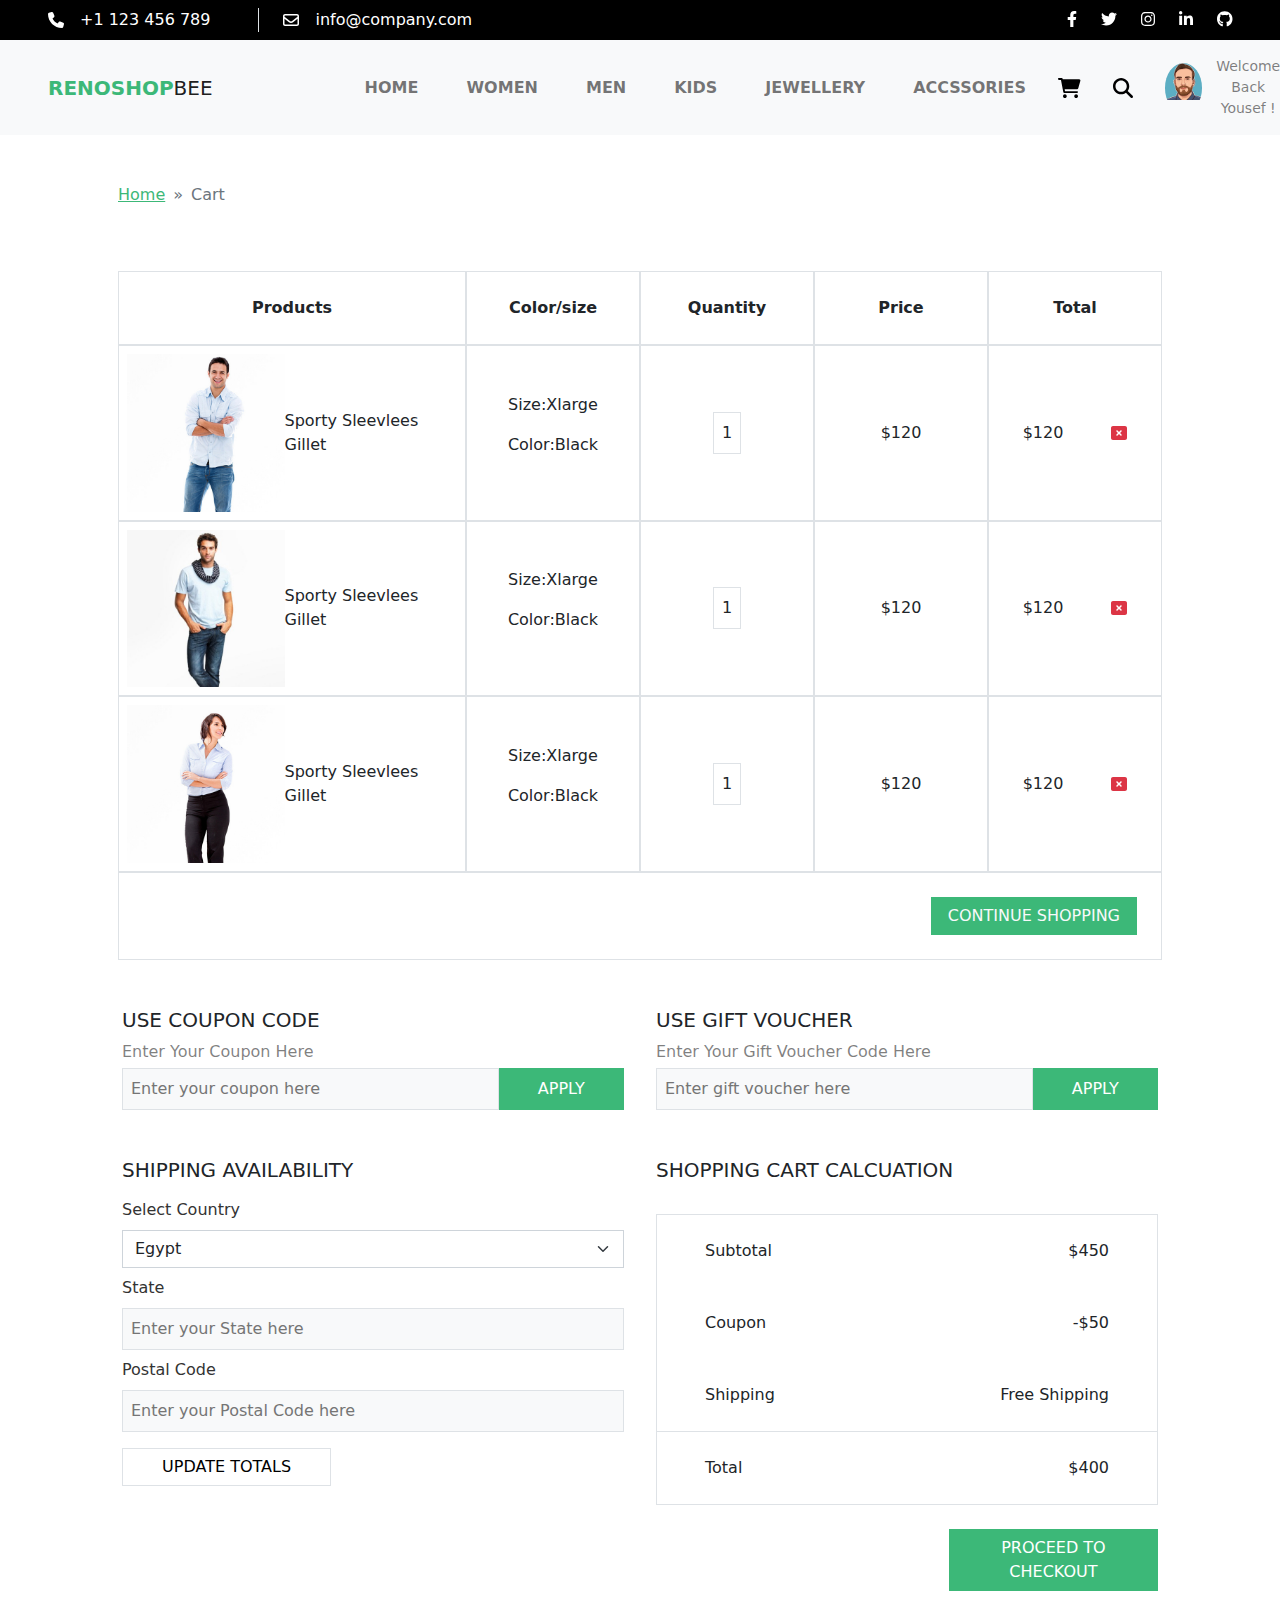
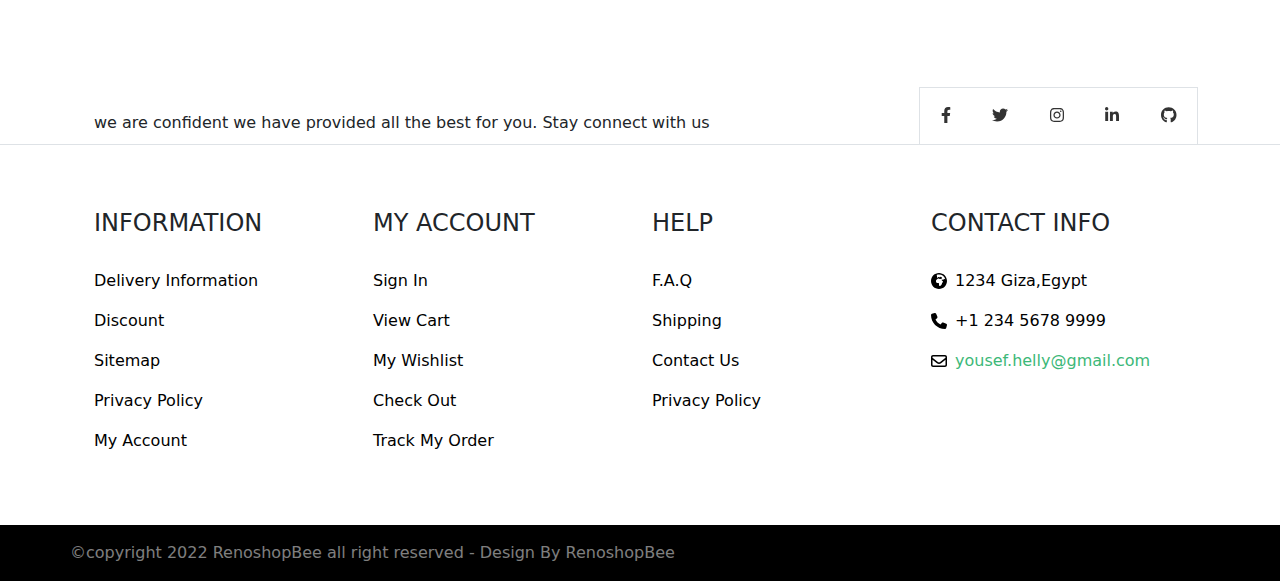
<file: cart.html>
<!DOCTYPE html>
<html lang="en">

<head>
    <meta charset="UTF-8">
    <meta http-equiv="X-UA-Compatible" content="IE=edge">
    <meta name="viewport" content="width=device-width, initial-scale=1.0">
    <link rel="stylesheet" href="Sass/all.min.css">
    <link rel="stylesheet" href="Sass/scss/bootstrap.css">
    <link rel="stylesheet" href="Sass/style.css">
    <title>RenoshopBee | Cart</title>
</head>

<body>
    <!--Start Header-->
    <header class="bg-black text-white">
        <!--Social media && contacts Info-->
        <div class="header-social d-flex flex-column flex-md-row  container-fluid  align-items-center">
            <div class="info d-none d-sm-flex py-2 gap-5">
                <div class="phone d-flex align-items-center">
                    <i class="fas fa-phone"></i>
                    <span class="phone number ms-3">+1 123 456 789</span>
                </div>
                <div class="mail d-flex align-items-center ps-4 border-start">
                    <i class="far fa-envelope"></i>
                    <span class="email address ms-3">info@company.com</span>
                </div>
            </div>
            <div class="links d-flex gap-4 align-items-center ms-md-auto ">
                <a class="text-white" href=""><i class="fab fa-facebook-f facebook"></i></a>
                <a class="text-white" href=""><i class="fab fab fa-twitter twitter"></i></a>
                <a class="text-white" href=""><i class="fab fab fa-instagram instagram"></i></a>
                <a class="text-white" href=""><i class="fab fab fa-linkedin-in linkedin"></i></a>
                <a class="text-white" href=""><i class="fab fa-github github"></i></a>
            </div>
        </div>
        <!--Social media && contacts Info-->
        <nav class="navbar navbar-expand-sm navbar-light bg-light">
            <div class="container-fluid flex-sm-column flex-xl-row">
                <a class="navbar-brand text-uppercase" href="index.html"><span
                        class="text-primary fw-bold">RenoShop</span>Bee</a>
                <button class="navbar-toggler d-lg-none" type="button" data-bs-toggle="collapse"
                    data-bs-target="#collapsibleNavId" aria-controls="collapsibleNavId" aria-expanded="false"
                    aria-label="Toggle navigation">
                    <span class="navbar-toggler-icon"></span>
                </button>
                <div class="collapse navbar-collapse flex-column flex-md-row" id="collapsibleNavId">
                    <ul class="navbar-nav  mt-2 mt-lg-0 order-2 order-md-1">
                        <li class="nav-item py-3 px-2 px-lg-3">
                            <a class="nav-link text-uppercase fw-bold" href="index.html">Home</a>
                        </li>
                        <li class="nav-item py-3 px-2 px-lg-3">
                            <a class="nav-link text-uppercase fw-bold" href="shop-grid-full.html">Women</a>
                        </li>
                        <li class="nav-item py-3 px-2 px-lg-3">
                            <a class="nav-link text-uppercase fw-bold" href="shop-grid-full.html">Men</a>
                        </li>
                        <li class="nav-item py-3 px-2 px-lg-3">
                            <a class="nav-link text-uppercase fw-bold" href="shop-grid-full.html">Kids</a>
                        </li>
                        <li class="nav-item py-3 px-2 px-lg-3">
                            <a class="nav-link text-uppercase fw-bold" href="shop-grid-full.html">Jewellery</a>
                        </li>
                        <li class="nav-item py-3 px-2 px-lg-3">
                            <a class="nav-link text-uppercase fw-bold" href="shop-grid-full.html">Accssories</a>
                        </li>
                    </ul>
                    <div class="others d-flex gap-3 order-1">
                        <div class="shopping-cart text-black d-flex align-items-center px-2">
                            <i class="fas fa-shopping-cart button"></i>
                            <div
                                class="card-items d-flex align-items-center justify-content-start flex-column bg-light">
                                <div class="cart-element border-bottom d-flex align-items-center gap-2 p-2 bg-white">
                                    <div class="el-img col-2">
                                        <img class="img-fluid" src="imgs/Hooded Shirt 1.webp" alt="">
                                    </div>
                                    <div class="el-name">
                                        Sporty Sleevlees Gillet
                                    </div>
                                    <div class="d-flex justify-content-around align-items-center gap-1 ms-1">$120
                                        <i class="fas fa-window-close text-danger fs-5"></i>
                                    </div>
                                </div>
                                <div class="cart-element border-bottom d-flex align-items-center gap-2 p-2 bg-white">
                                    <div class="el-img col-2">
                                        <img class="img-fluid" src="imgs/Hooded Shirt 1.webp" alt="">
                                    </div>
                                    <div class="el-name">
                                        Sporty Sleevlees Gillet
                                    </div>
                                    <div class="d-flex justify-content-around align-items-center gap-1 ms-1">$120
                                        <i class="fas fa-window-close text-danger fs-5"></i>
                                    </div>
                                </div>
                                <button class="view-cart btn btn-primary text-white mt-5">View Cart</button>
                            </div>

                        </div>
                        <div class="search-bar text-black d-flex align-items-center px-2">
                            <i class="fas fa-search"></i>
                            <div class="search-form d-flex align-items-center justify-content-center">
                                <input type="search" placeholder="Search">
                                <button class="btn btn-primary text-white">Search</button>
                            </div>
                        </div>
                        <div class="user-info">
                            <div
                                class="min-info d-flex align-items-center justify-content-center gap-2  p-2 rounded-pill">
                                <div class="img img-fluid">
                                    <img class="img-fluid" src="imgs/skills-05.png" alt="" srcset="">
                                </div>
                                <p class="text-black-50 m-0 text-center d-none d-xl-block">Welcome Back <br><span
                                        class="userName">Yousef</span> !</p>
                                <i class="fas fa-chevron-down text-black-50"></i>
                            </div>
                            <div class="user-nav">
                                <ul class="list-unstyled">
                                    <li onclick="window.location.assign(`seller-my-products.html`)"
                                        class="p-2 my-2 border-bottom d-flex align-items-center gap-2">
                                        <i class="far fa-user-circle text-primary"></i>
                                        View Profile
                                    </li>
                                    <li class="p-2 my-2 border-bottom d-flex align-items-center gap-2">
                                        <i class="fas fa-edit text-primary"></i>
                                        Edit Settings
                                    </li>
                                    <li class="p-2 my-2 d-flex align-items-center gap-2">
                                        <i class="fas fa-moon text-primary"></i>
                                        Dark Mode
                                        <div class="Dark-mode-switcher rounded-pill bg-danger"></div>
                                    </li>
                                </ul>
                            </div>
                        </div>
                    </div>
                </div>
            </div>
        </nav>
    </header>
    <!--End Header-->
    <!--Start cart-->
    <section class="cart container">
        <!--breadcrumb componant-->
        <nav aria-label="breadcrumb">
            <ol class="breadcrumb py-5">
                <li class="breadcrumb-item"><a href="index.html">Home</a></li>
                <li class="breadcrumb-item active" aria-current="page">Cart</li>
            </ol>
        </nav>
        <!--breadcrumb componant-->
        <table class="row table table-bordered table-hover m-0">
            <thead class=" p-0">
                <tr class="m-0  row align-items-center justify-content-center">
                    <th class="py-4 col-4  text-center">Products</th>
                    <th class="py-4 col-2 d-none d-md-block text-center">Color/size</th>
                    <th class="py-4 col-4 col-md-2 text-center">Quantity</th>
                    <th class="p-4 col-2 d-none d-md-block text-center">Price</th>
                    <th class="p-4 col-4 col-md-2 text-center">Total</th>
                </tr>
            </thead>
            <tbody class="p-0">
                <tr class="m-0 row  justify-content-center">
                    <td class="d-flex col-4 align-items-center">
                        <div class="d-flex align-items-center">
                            <div class="img w-50 d-none d-md-block">
                                <img class="img-fluid" src="imgs/man7.png" alt="">
                            </div>
                            Sporty Sleevlees Gillet
                        </div>
                    </td>
                    <td class="py-4 col-2 d-none d-md-flex align-items-center justify-content-center text-center">
                        <div class="d-flex flex-column align-items-center">
                            <p>Size:Xlarge</p>
                            <p>Color:Black</p>
                        </div>
                    </td>
                    <td class="p-4 col-4 col-md-2 d-flex align-items-center justify-content-center text-center">
                        <div class="holder p-3">
                            <div class="q border p-2 d-flex justify-content-center align-items-center">
                                1
                            </div>
                        </div>
                    </td>
                    <td class="p-4 col-2 d-none d-md-flex justify-content-center align-items-center text-center">
                        <div class="">$120</div>

                    </td>
                    <td class="p-4 col-4 col-md-2 d-flex justify-content-center align-items-center text-center">
                        <div class="d-flex justify-content-around align-items-center gap-4 gap-lg-5">$120
                            <i class="fas fa-window-close text-danger"></i>
                        </div>
                    </td>
                </tr>
                <tr class="m-0 row  justify-content-center">
                    <td class="d-flex col-4 align-items-center">
                        <div class="d-flex align-items-center">
                            <div class="img w-50 d-none d-md-block">
                                <img class="img-fluid" src="imgs/man6.png" alt="">
                            </div>
                            Sporty Sleevlees Gillet
                        </div>
                    </td>
                    <td class="py-4 col-2 d-none d-md-flex align-items-center justify-content-center text-center">
                        <div class="d-flex flex-column align-items-center">
                            <p>Size:Xlarge</p>
                            <p>Color:Black</p>
                        </div>
                    </td>
                    <td class="p-4 col-4 col-md-2 d-flex align-items-center justify-content-center text-center">
                        <div class="holder p-3">
                            <div class="q border p-2 d-flex justify-content-center align-items-center">
                                1
                            </div>
                        </div>
                    </td>
                    <td class="p-4 col-2 d-none d-md-flex justify-content-center align-items-center text-center">
                        <div class="">$120</div>
                    </td>
                    <td class="p-4 col-4 col-md-2 d-flex justify-content-center align-items-center text-center">
                        <div class="d-flex justify-content-around align-items-center gap-4 gap-lg-5">$120
                            <i class="fas fa-window-close text-danger"></i>
                        </div>
                    </td>
                </tr>
                <tr class="m-0 row  justify-content-center">
                    <td class="d-flex col-4 align-items-center">
                        <div class="d-flex align-items-center">
                            <div class="img w-50 d-none d-md-block">
                                <img class="img-fluid" src="imgs/woman8.png" alt="">
                            </div>
                            Sporty Sleevlees Gillet
                        </div>
                    </td>
                    <td class="py-4 col-2 d-none d-md-flex align-items-center justify-content-center text-center">
                        <div class="d-flex flex-column align-items-center">
                            <p>Size:Xlarge</p>
                            <p>Color:Black</p>
                        </div>
                    </td>
                    <td class="p-4 col-4 col-md-2 d-flex align-items-center justify-content-center text-center">
                        <div class="holder p-3">
                            <div class="q border p-2 d-flex justify-content-center align-items-center">
                                1
                            </div>
                        </div>
                    </td>
                    <td class="p-4 col-2 d-none d-md-flex justify-content-center align-items-center text-center">
                        <div class="">$120</div>
                    </td>
                    <td class="p-4 col-4 col-md-2 d-flex justify-content-center align-items-center text-center">
                        <div class="d-flex justify-content-around align-items-center gap-4 gap-lg-5">$120
                            <i class="fas fa-window-close text-danger"></i>
                        </div>
                    </td>
                </tr>
            </tbody>
            <tfoot class="p-0">
                <tr class="m-0 row  justify-content-center">
                    <td class="d-flex justify-content-center" colspan="5">
                        <button onclick="window.location.assign(`index.html`)"
                            class=" btn btn-primary text-light text-uppercase rounded-0 px-3 ms-md-auto me-md-3 my-3">Continue
                            Shopping</button>
                    </td>
                </tr>
            </tfoot>
        </table>
        <div class="other-inputs row py-5">
            <div class="coupon-code col-md-6 px-3 p-0 mb-5">
                <h5 class="text-uppercase">Use coupon code</h5>
                <p class="text-black-50 text-capitalize mb-1">enter your coupon here</p>
                <div class="coupon-input row m-0">
                    <input id="couponCode" class="border p-2 col-9 bg-light" type="text" maxlength="10"
                        placeholder="Enter your coupon here">
                    <button class="btn btn-primary text-uppercase col-3 text-white rounded-0">apply</button>
                </div>
            </div>
            <div class="voucher-code col-md-6 px-3 p-0 mb-5">
                <h5 class="text-uppercase">Use gift voucher</h5>
                <p class="text-black-50 text-capitalize mb-1">enter your gift voucher code here</p>
                <div class="voucher-input row m-0">
                    <input id="voucherCode" class="border p-2 col-9 bg-light" type="text" maxlength="10"
                        placeholder="Enter gift voucher here">
                    <button class="btn btn-primary text-uppercase col-3 text-white rounded-0">apply</button>
                </div>
            </div>
            <div class="Shipping col-md-6 px-3 p-0 mb-5">
                <h5 class="text-uppercase">Shipping availability</h5>
                <div class="Shipping-input row m-0">
                    <label class="px-0 py-2 text-secondary" for="Country">Select Country</label>
                    <select id="Country" class="form-select form-select-md rounded-0" name="Country" id="Country">
                        <option value="EGY">Egypt</option>
                        <option value="KSA">Saudi Arabia</option>
                    </select>
                    <label class="px-0 py-2 text-secondary" for="State">State</label>
                    <input id="State" class="border p-2 bg-light" type="text" maxlength="15"
                        placeholder="Enter your State here">
                    <label class="px-0 py-2 text-secondary" for="PCode">Postal Code</label>
                    <input id="PCode" class="border p-2 bg-light" type="text" maxlength="8"
                        placeholder="Enter your Postal Code here">
                    <button
                        class=" btn btn-white text-black text-uppercase border col-md-5 rounded-0 px-3 me-auto my-3">Update
                        Totals</button>
                </div>
            </div>
            <div class="calcuation col-md-6 px-3 p-0 mb-5 row m-0">
                <h5 class="text-uppercase p-0">Shopping cart calcuation</h5>
                <table class="table border my-4">
                    <tbody>
                        <tr>
                            <td class="ps-5 p-4 border-0">Subtotal</td>
                            <td class="text-end pe-5 p-4 border-0">$450</td>
                        </tr>
                        <tr>
                            <td class="ps-5 p-4 border-0">Coupon</td>
                            <td class="text-end pe-5 p-4 border-0">-$50</td>
                        </tr>
                        <tr>
                            <td class="ps-5 p-4 border-0">Shipping</td>
                            <td class="text-end pe-5 p-4 border-0">Free Shipping</td>
                        </tr>
                    </tbody>
                    <tfoot>
                        <tr class="border-top">
                            <td class="ps-5 p-4">Total</td>
                            <td class="text-end pe-5 p-4">$400</td>
                        </tr>
                    </tfoot>
                </table>
                <button onclick="window.location.assign(`checkout.html`)"
                    class="btn btn-primary text-uppercase text-white rounded-0 col-md-5 ms-auto">Proceed to
                    checkout</button>
            </div>
        </div>
    </section>
    <!--End cart-->
    <!--Start Footer-->
    <footer>
        <div class="container footer-social row align-items-center justify-content-center mx-auto">
            <p class="col-md-6 col-lg-9 py-3 pb-md-0 m-0 border-md-0 text-center text-md-start">we are confident
                we have provided all the
                best for you. Stay connect with
                us</p>
            <div class="links col-md-6 col-lg-3 d-flex gap-4 align-items-center py-3 
            border-start border-end border-top">
                <a class="text-secondary" href=""><i class="fab fa-facebook-f facebook"></i></a>
                <a class="text-secondary" href=""><i class="fab fab fa-twitter twitter"></i></a>
                <a class="text-secondary" href=""><i class="fab fab fa-instagram instagram"></i></a>
                <a class="text-secondary" href=""><i class="fab fab fa-linkedin-in linkedin"></i></a>
                <a class="text-secondary" href=""><i class="fab fa-github github"></i></a>
            </div>
        </div>
        <div class="footer-nav border-top m-0 pb-5 pt-3">
            <div class="container row mx-auto">
                <div class="info col-md-6 col-lg-3">
                    <h4 class="header text-uppercase pt-5 pb-3">Information</h4>
                    <ul class="list-unstyled">
                        <a href="">
                            <li class="py-2">Delivery Information</li>
                        </a>
                        <a href="">
                            <li class="py-2">Discount</li>
                        </a>
                        <a href="">
                            <li class="py-2">Sitemap</li>
                        </a>
                        <a href="">
                            <li class="py-2">Privacy Policy</li>
                        </a>
                        <a href="admin-view-products.html">
                            <li class="py-2">My Account</li>
                        </a>
                    </ul>
                </div>
                <div class="my-account col-md-6 col-lg-3">
                    <h4 class="header text-uppercase pt-5 pb-3">My Account</h4>
                    <ul class="list-unstyled">
                        <a href="login.html">
                            <li class="py-2">Sign In</li>
                        </a>
                        <a href="cart.html">
                            <li class="py-2">View Cart</li>
                        </a>
                        <a href="">
                            <li class="py-2">My Wishlist</li>
                        </a>
                        <a href="">
                            <li class="py-2">Check Out</li>
                        </a>
                        <a href="">
                            <li class="py-2">Track My Order</li>
                        </a>
                    </ul>
                </div>
                <div class="help col-md-6 col-lg-3">
                    <h4 class="header text-uppercase pt-5 pb-3">Help</h4>
                    <ul class="list-unstyled">
                        <a href="">
                            <li class="py-2">F.A.Q</li>
                        </a>
                        <a href="">
                            <li class="py-2">Shipping</li>
                        </a>
                        <a href="">
                            <li class="py-2">Contact Us</li>
                        </a>
                        <a href="">
                            <li class="py-2">Privacy Policy</li>
                        </a>
                    </ul>
                </div>
                <div class="contact col-md-6 col-lg-3">
                    <h4 class="header text-uppercase pt-5 pb-3">Contact Info</h4>
                    <ul class="list-unstyled">
                        <a class="d-flex align-items-center gap-2" href="">
                            <i class="fas fa-globe-africa"></i>
                            <li class="py-2">1234 Giza,Egypt</li>
                        </a>
                        <a class="d-flex align-items-center gap-2" href="">
                            <i class="fas fa-phone"></i>
                            <li class="py-2">+1 234 5678 9999</li>
                        </a>
                        <a class="d-flex align-items-center gap-2" href="mailto:yousef.helly@gmail.com">
                            <i class="far fa-envelope"></i>
                            <li class="py-2 text-primary">yousef.helly@gmail.com</li>
                        </a>
                    </ul>
                </div>
            </div>
        </div>
        <div class="copy-rights bg-black">
            <p class="container mx-auto text-white-50 m-0 py-3 px-0">&copy;copyright 2022 RenoshopBee all right
                reserved -
                Design By
                RenoshopBee</p>
        </div>
    </footer>
    <!--End Footer-->
    <script src="all.min.js"></script>
    <script src="bootstrap.min.js"></script>
    <script src="main.js"></script>
</body>

</html>
</file>
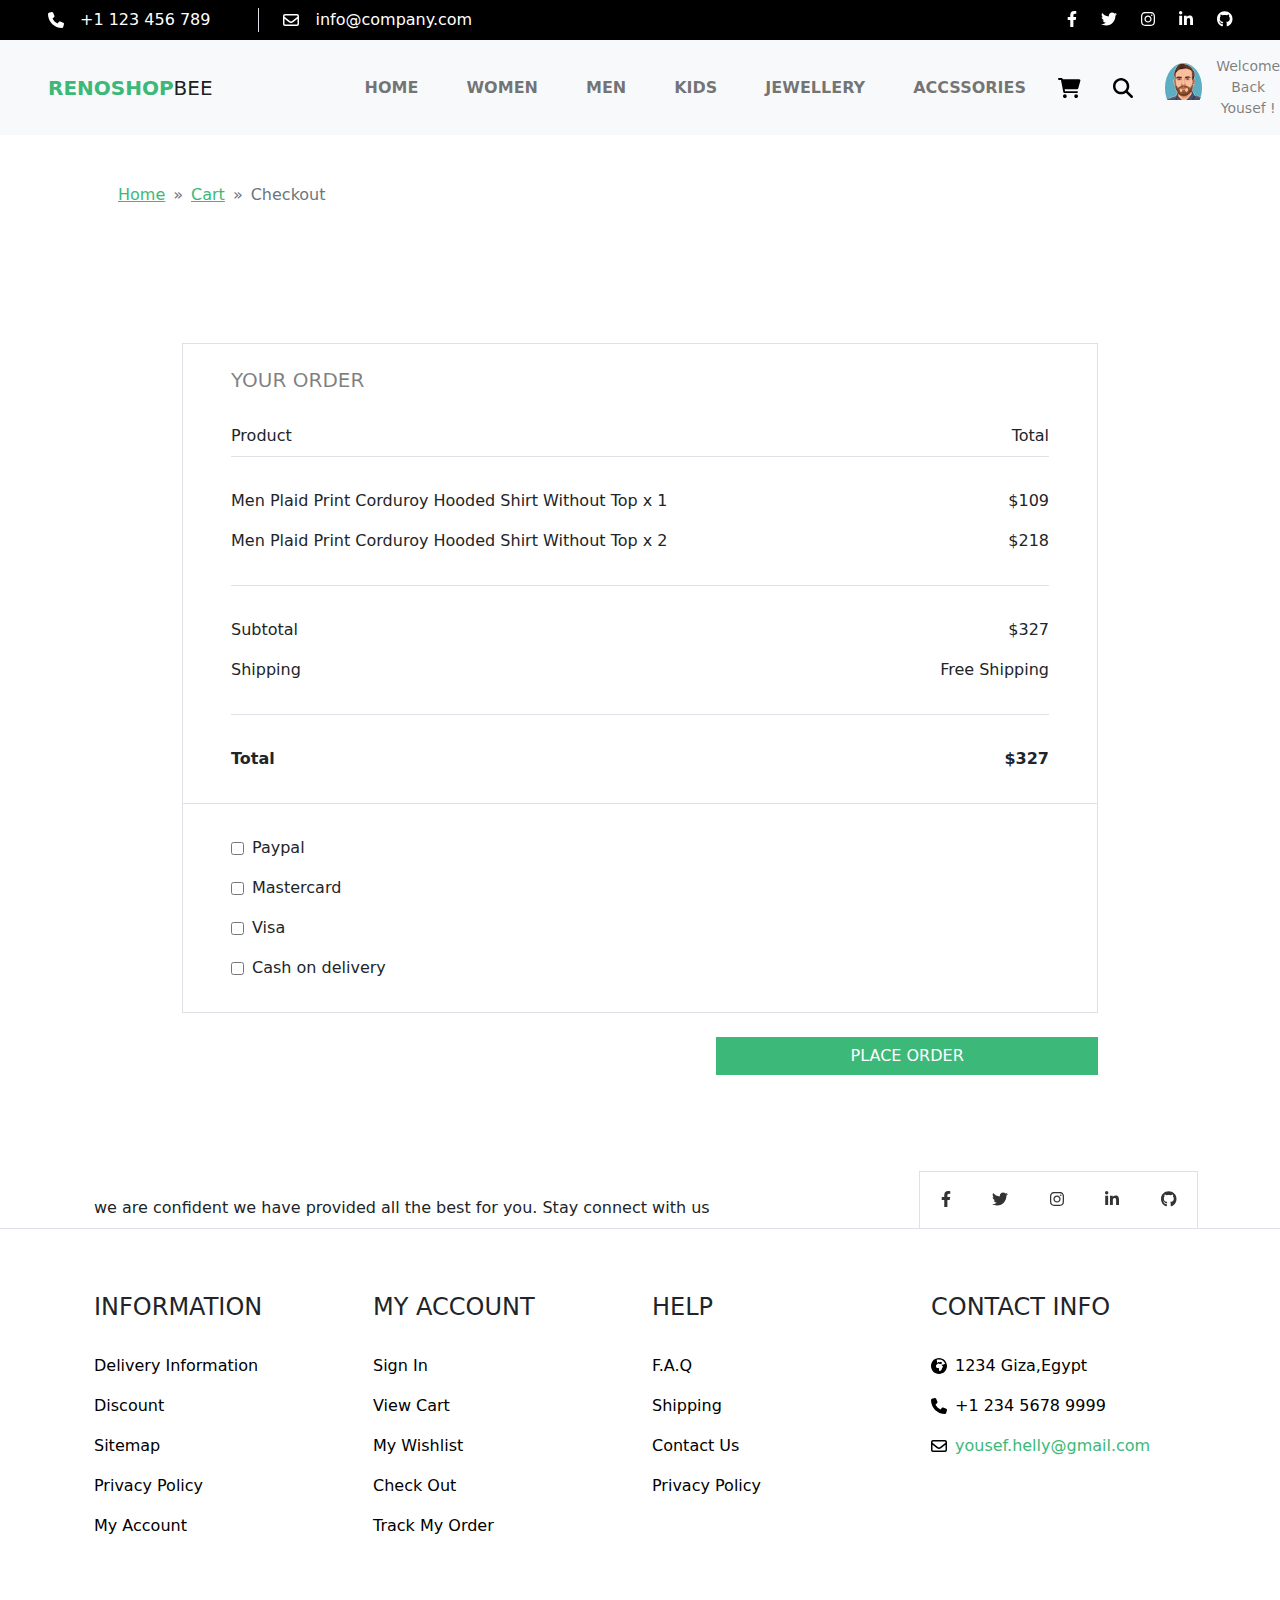
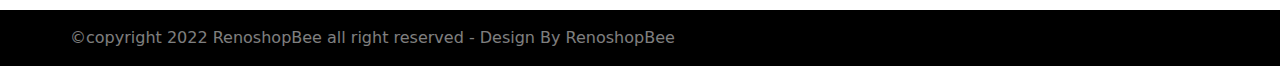
<file: checkout.html>
<!DOCTYPE html>
<html lang="en">

<head>
    <meta charset="UTF-8">
    <meta http-equiv="X-UA-Compatible" content="IE=edge">
    <meta name="viewport" content="width=device-width, initial-scale=1.0">
    <link rel="stylesheet" href="Sass/all.min.css">
    <link rel="stylesheet" href="Sass/scss/bootstrap.css">
    <link rel="stylesheet" href="Sass/style.css">
    <title>RenoshopBee | Checkout</title>
</head>

<body>
    <!--Start Header-->
    <header class="bg-black text-white">
        <!--Social media && contacts Info-->
        <div class="header-social d-flex flex-column flex-md-row  container-fluid  align-items-center">
            <div class="info d-none d-sm-flex py-2 gap-5">
                <div class="phone d-flex align-items-center">
                    <i class="fas fa-phone"></i>
                    <span class="phone number ms-3">+1 123 456 789</span>
                </div>
                <div class="mail d-flex align-items-center ps-4 border-start">
                    <i class="far fa-envelope"></i>
                    <span class="email address ms-3">info@company.com</span>
                </div>
            </div>
            <div class="links d-flex gap-4 align-items-center ms-md-auto ">
                <a class="text-white" href=""><i class="fab fa-facebook-f facebook"></i></a>
                <a class="text-white" href=""><i class="fab fab fa-twitter twitter"></i></a>
                <a class="text-white" href=""><i class="fab fab fa-instagram instagram"></i></a>
                <a class="text-white" href=""><i class="fab fab fa-linkedin-in linkedin"></i></a>
                <a class="text-white" href=""><i class="fab fa-github github"></i></a>
            </div>
        </div>
        <!--Social media && contacts Info-->
        <nav class="navbar navbar-expand-sm navbar-light bg-light">
            <div class="container-fluid flex-sm-column flex-xl-row">
                <a class="navbar-brand text-uppercase" href="index.html"><span
                        class="text-primary fw-bold">RenoShop</span>Bee</a>
                <button class="navbar-toggler d-lg-none" type="button" data-bs-toggle="collapse"
                    data-bs-target="#collapsibleNavId" aria-controls="collapsibleNavId" aria-expanded="false"
                    aria-label="Toggle navigation">
                    <span class="navbar-toggler-icon"></span>
                </button>
                <div class="collapse navbar-collapse flex-column flex-md-row" id="collapsibleNavId">
                    <ul class="navbar-nav  mt-2 mt-lg-0 order-2 order-md-1">
                        <li class="nav-item py-3 px-2 px-lg-3">
                            <a class="nav-link text-uppercase fw-bold" href="index.html">Home</a>
                        </li>
                        <li class="nav-item py-3 px-2 px-lg-3">
                            <a class="nav-link text-uppercase fw-bold" href="shop-grid-full.html">Women</a>
                        </li>
                        <li class="nav-item py-3 px-2 px-lg-3">
                            <a class="nav-link text-uppercase fw-bold" href="shop-grid-full.html">Men</a>
                        </li>
                        <li class="nav-item py-3 px-2 px-lg-3">
                            <a class="nav-link text-uppercase fw-bold" href="shop-grid-full.html">Kids</a>
                        </li>
                        <li class="nav-item py-3 px-2 px-lg-3">
                            <a class="nav-link text-uppercase fw-bold" href="shop-grid-full.html">Jewellery</a>
                        </li>
                        <li class="nav-item py-3 px-2 px-lg-3">
                            <a class="nav-link text-uppercase fw-bold" href="shop-grid-full.html">Accssories</a>
                        </li>
                    </ul>
                    <div class="others d-flex gap-3 order-1">
                        <div class="shopping-cart text-black d-flex align-items-center px-2">
                            <i class="fas fa-shopping-cart button"></i>
                            <div
                                class="card-items d-flex align-items-center justify-content-start flex-column bg-light">
                                <div class="cart-element border-bottom d-flex align-items-center gap-2 p-2 bg-white">
                                    <div class="el-img col-2">
                                        <img class="img-fluid" src="imgs/Hooded Shirt 1.webp" alt="">
                                    </div>
                                    <div class="el-name">
                                        Sporty Sleevlees Gillet
                                    </div>
                                    <div class="d-flex justify-content-around align-items-center gap-1 ms-1">$120
                                        <i class="fas fa-window-close text-danger fs-5"></i>
                                    </div>
                                </div>
                                <div class="cart-element border-bottom d-flex align-items-center gap-2 p-2 bg-white">
                                    <div class="el-img col-2">
                                        <img class="img-fluid" src="imgs/Hooded Shirt 1.webp" alt="">
                                    </div>
                                    <div class="el-name">
                                        Sporty Sleevlees Gillet
                                    </div>
                                    <div class="d-flex justify-content-around align-items-center gap-1 ms-1">$120
                                        <i class="fas fa-window-close text-danger fs-5"></i>
                                    </div>
                                </div>
                                <button class="view-cart btn btn-primary text-white mt-5">View Cart</button>
                            </div>

                        </div>
                        <div class="search-bar text-black d-flex align-items-center px-2">
                            <i class="fas fa-search"></i>
                            <div class="search-form d-flex align-items-center justify-content-center">
                                <input type="search" placeholder="Search">
                                <button class="btn btn-primary text-white">Search</button>
                            </div>
                        </div>
                        <div class="user-info">
                            <div
                                class="min-info d-flex align-items-center justify-content-center gap-2  p-2 rounded-pill">
                                <div class="img img-fluid">
                                    <img class="img-fluid" src="imgs/skills-05.png" alt="" srcset="">
                                </div>
                                <p class="text-black-50 m-0 text-center d-none d-xl-block">Welcome Back <br><span
                                        class="userName">Yousef</span> !</p>
                                <i class="fas fa-chevron-down text-black-50"></i>
                            </div>
                            <div class="user-nav">
                                <ul class="list-unstyled">
                                    <li onclick="window.location.assign(`seller-my-products.html`)"
                                        class="p-2 my-2 border-bottom d-flex align-items-center gap-2">
                                        <i class="far fa-user-circle text-primary"></i>
                                        View Profile
                                    </li>
                                    <li class="p-2 my-2 border-bottom d-flex align-items-center gap-2">
                                        <i class="fas fa-edit text-primary"></i>
                                        Edit Settings
                                    </li>
                                    <li class="p-2 my-2 d-flex align-items-center gap-2">
                                        <i class="fas fa-moon text-primary"></i>
                                        Dark Mode
                                        <div class="Dark-mode-switcher rounded-pill bg-danger"></div>
                                    </li>
                                </ul>
                            </div>
                        </div>
                    </div>
                </div>
            </div>
        </nav>
    </header>
    <!--End Header-->
    <!--Start checkout-content-->
    <section class="checkout container">
        <!--breadcrumb componant-->
        <nav aria-label="breadcrumb">
            <ol class="breadcrumb py-5">
                <li class="breadcrumb-item"><a href="index.html">Home</a></li>
                <li class="breadcrumb-item"><a href="cart.html">Cart</a></li>
                <li class="breadcrumb-item active" aria-current="page">Checkout</li>
            </ol>
        </nav>
        <!--breadcrumb componant-->
        <div class="checkout-content row py-5 mx-lg-5">
            <div class="calcuation px-3 p-0 mb-5 row m-0">
                <div class="border my-4 p-0">
                    <h5 class="text-uppercase text-center text-md-start px-md-5 py-4 m-0 text-black-50">Your order</h5>
                    <div class="header d-flex justify-content-between border-bottom mx-2 mx-md-5 py-2">
                        <div class="product">
                            Product
                        </div>
                        <div class="total">
                            Total
                        </div>
                    </div>
                    <div class="products mx-2 mx-md-5 py-4 border-bottom ">
                        <div class="product d-flex justify-content-between align-items-center gap-1 py-2">
                            <div class="product-name">
                                Men Plaid Print Corduroy Hooded Shirt Without Top
                                <span class="q">
                                    x <span class="quantity">1</span>
                                </span>
                            </div>
                            <div class="total">
                                $109
                            </div>
                        </div>
                        <div class="product d-flex justify-content-between align-items-center gap-1 py-2">
                            <div class="product-name">
                                Men Plaid Print Corduroy Hooded Shirt Without Top
                                <span class="q">
                                    x <span class="quantity">2</span>
                                </span>
                            </div>
                            <div class="total">
                                $218
                            </div>
                        </div>
                    </div>
                    <div class="subtotal mx-2 mx-md-5 py-4 border-bottom ">
                        <div class="subtotal d-flex justify-content-between py-2">
                            <p class="m-0">Subtotal</p>
                            <span class="subTotal">$327</span>
                        </div>
                        <div class="shipping d-flex justify-content-between py-2">
                            <p class="m-0">Shipping</p>
                            <span class="shippingCost">Free Shipping</span>
                        </div>
                    </div>
                    <div class="total px-2 px-md-5 py-4 border-bottom">
                        <div class="total fw-bold d-flex justify-content-between py-2">
                            <p class="m-0">Total</p>
                            <span class="total">$327</span>
                        </div>
                    </div>
                    <div class="payment-method-selection mx-2 mx-md-5 py-4  ">
                        <div class="paypal d-flex gap-2 align-items-center py-2">
                            <input onchange="onlyOne(this)" type="checkbox" name="paypal" id="paypal">
                            <label for="paypal">Paypal</label>
                        </div>
                        <div class="mastercard d-flex gap-2 align-items-center py-2">
                            <input onchange="onlyOne(this)" type="checkbox" name="mastercard" id="mastercard">
                            <label for="mastercard">Mastercard</label>
                        </div>
                        <div class="visa d-flex gap-2 align-items-center py-2">
                            <input onchange="onlyOne(this)" type="checkbox" name="visa" id="visa">
                            <label for="visa">Visa</label>
                        </div>
                        <div class="COD d-flex gap-2 align-items-center py-2">
                            <input onchange="onlyOne(this)" type="checkbox" name="COD" id="COD">
                            <label for="COD">Cash on delivery</label>
                        </div>
                    </div>
                </div>
                <button onclick="window.location.assign(`checkout.html`)"
                    class="place-order btn btn-primary text-uppercase text-white rounded-0 col-md-5 ms-auto">Place
                    Order</button>
            </div>
        </div>
        <div class="orderConfirmation d-none">
            <div class="alert alert-success d-flex justify-content-start flex-column my-5 py-5 border-0 rounded-0"
                role="alert">
                <h4 class="alert-heading">
                    <i class="fas fa-check-circle"></i> your order has been confirmed successfully!
                </h4>
                <p>we have just received your order and we will prepare it as soon as posible. you can track your order
                    anytime by clicking on the button bellow.</p>
                <p>thanks for trusting us!</p>
                <hr>
                <button onclick="currentLocation()" class="btn btn-outline-primary col-lg-4 align-self-center">Order
                    Tracking</button>
                <div class="order-current-location d-none align-items-center justify-content-center my-3">
                    <iframe class="mw-100"
                        src="https://www.google.com/maps/embed?pb=!1m18!1m12!1m3!1d912.2717168788863!2d31.313034785070965!3d30.069001277505386!2m3!1f0!2f0!3f0!3m2!1i1024!2i768!4f13.1!3m3!1m2!1s0x14583f42f1fb440f%3A0x1b4fe8f0e1b0d77e!2z2KrZhdin2LMg2YTZhNmF2LnZhNmI2YQ!5e0!3m2!1sar!2seg!4v1670179736124!5m2!1sar!2seg"
                        width="400" height="300" style="border:0;" allowfullscreen="" loading="lazy"
                        referrerpolicy="no-referrer-when-downgrade"></iframe>
                </div>
            </div>
        </div>
    </section>
    <!--End checkout-content-->
    <div class="modal fade" id="PaymentMethodModalToggle" aria-hidden="true" data-bs-backdrop="static"
        aria-labelledby="PaymentMethodModalToggleLabel" tabindex="-1">
        <div class="modal-dialog modal-dialog-centered">
            <div class="modal-content">
                <div class="modal-header">
                    <h1 class="modal-title fs-5" id="PaymentMethodModalToggleLabel">Payment Step</h1>
                </div>
                <div class="modal-body">
                    <form class="row" action="">
                        <div class="cardNumber mb-3 col-md-6 d-flex flex-column">
                            <label class="text-black" for="cardNumber">Card number</label>
                            <input id="cardNumber" maxlength="19" class="border rounded p-2  bg-light w-100"
                                name="cardNumber" type="text" value="">
                            <img class="credit-cart-type" src="imgs/credit-card.png" alt="" srcset="">
                        </div>
                        <div class="expiryDate mb-3 col-md-6 d-flex flex-column">
                            <label class="text-black expiryDate" for="expiryDate">Expiry date</label>
                            <input id="expiryDate" class="border rounded p-2  bg-light w-100" type="month" required>
                        </div>
                        <div class="CVC mb-3 col-md-6 d-flex flex-column">
                            <label class="text-black CVC" for="CVC">CVC</label>
                            <input id="CVC" class="border rounded p-2  bg-light w-100" type="text" maxlength="4"
                                required>
                            <img src="imgs/cvc.png" alt="" srcset="">
                        </div>
                    </form>
                </div>
                <div class="modal-footer">
                    <button type="button" class="btn btn-secondary" data-bs-dismiss="modal">Back</button>
                    <button class="btn btn-primary" data-bs-dismiss="modal"
                        onclick="showOrderConfirmation()">Pay</button>
                </div>
            </div>
        </div>
    </div>
    <!--Start Footer-->
    <footer>
        <div class="container footer-social row align-items-center justify-content-center mx-auto">
            <p class="col-md-6 col-lg-9 py-3 pb-md-0 m-0 border-md-0 text-center text-md-start">we are confident
                we have provided all the
                best for you. Stay connect with
                us</p>
            <div class="links col-md-6 col-lg-3 d-flex gap-4 align-items-center py-3 
            border-start border-end border-top">
                <a class="text-secondary" href=""><i class="fab fa-facebook-f facebook"></i></a>
                <a class="text-secondary" href=""><i class="fab fab fa-twitter twitter"></i></a>
                <a class="text-secondary" href=""><i class="fab fab fa-instagram instagram"></i></a>
                <a class="text-secondary" href=""><i class="fab fab fa-linkedin-in linkedin"></i></a>
                <a class="text-secondary" href=""><i class="fab fa-github github"></i></a>
            </div>
        </div>
        <div class="footer-nav border-top m-0 pb-5 pt-3">
            <div class="container row mx-auto">
                <div class="info col-md-6 col-lg-3">
                    <h4 class="header text-uppercase pt-5 pb-3">Information</h4>
                    <ul class="list-unstyled">
                        <a href="">
                            <li class="py-2">Delivery Information</li>
                        </a>
                        <a href="">
                            <li class="py-2">Discount</li>
                        </a>
                        <a href="">
                            <li class="py-2">Sitemap</li>
                        </a>
                        <a href="">
                            <li class="py-2">Privacy Policy</li>
                        </a>
                        <a href="admin-view-products.html">
                            <li class="py-2">My Account</li>
                        </a>
                    </ul>
                </div>
                <div class="my-account col-md-6 col-lg-3">
                    <h4 class="header text-uppercase pt-5 pb-3">My Account</h4>
                    <ul class="list-unstyled">
                        <a href="login.html">
                            <li class="py-2">Sign In</li>
                        </a>
                        <a href="cart.html">
                            <li class="py-2">View Cart</li>
                        </a>
                        <a href="">
                            <li class="py-2">My Wishlist</li>
                        </a>
                        <a href="">
                            <li class="py-2">Check Out</li>
                        </a>
                        <a href="">
                            <li class="py-2">Track My Order</li>
                        </a>
                    </ul>
                </div>
                <div class="help col-md-6 col-lg-3">
                    <h4 class="header text-uppercase pt-5 pb-3">Help</h4>
                    <ul class="list-unstyled">
                        <a href="">
                            <li class="py-2">F.A.Q</li>
                        </a>
                        <a href="">
                            <li class="py-2">Shipping</li>
                        </a>
                        <a href="">
                            <li class="py-2">Contact Us</li>
                        </a>
                        <a href="">
                            <li class="py-2">Privacy Policy</li>
                        </a>
                    </ul>
                </div>
                <div class="contact col-md-6 col-lg-3">
                    <h4 class="header text-uppercase pt-5 pb-3">Contact Info</h4>
                    <ul class="list-unstyled">
                        <a class="d-flex align-items-center gap-2" href="">
                            <i class="fas fa-globe-africa"></i>
                            <li class="py-2">1234 Giza,Egypt</li>
                        </a>
                        <a class="d-flex align-items-center gap-2" href="">
                            <i class="fas fa-phone"></i>
                            <li class="py-2">+1 234 5678 9999</li>
                        </a>
                        <a class="d-flex align-items-center gap-2" href="mailto:yousef.helly@gmail.com">
                            <i class="far fa-envelope"></i>
                            <li class="py-2 text-primary">yousef.helly@gmail.com</li>
                        </a>
                    </ul>
                </div>
            </div>
        </div>
        <div class="copy-rights bg-black">
            <p class="container mx-auto text-white-50 m-0 py-3 px-0">&copy;copyright 2022 RenoshopBee all right
                reserved -
                Design By
                RenoshopBee</p>
        </div>
    </footer>
    <!--End Footer-->
    <script src="all.min.js"></script>
    <script src="bootstrap.min.js"></script>
    <script src="main.js"></script>
    <script>
        let COD = document.querySelectorAll(`input[type = "checkbox"]`)[3];
        function onlyOne(checkbox) {
            let checkboxs = document.querySelectorAll(`input[type = "checkbox"]`);
            checkboxs.forEach((item) => {
                if (item != checkbox) {
                    item.checked = false;
                }
                if (COD.checked == true) {
                    document.querySelector("span.shippingCost").textContent = "$25";
                    document.querySelector("span.total").textContent = "$349";
                }
                else {
                    document.querySelector("span.shippingCost").textContent = "Free Shipping";
                    document.querySelector("span.total").textContent = "$327";
                }
            })
        }
        //open modal 
        let paymentModal = document.querySelector("#PaymentMethodModalToggle");
        let button = document.querySelector("button.place-order");
        button.onclick = function () {
            if (COD.checked == false) {
                let modal = new bootstrap.Modal(paymentModal);
                modal.show();
            }
            else {
                showOrderConfirmation();
            }
        }
        // credit card validation
        let creditCard = document.querySelector("input#cardNumber");
        let cardImg = document.querySelector("img.credit-cart-type");
        creditCard.oninput = function () {
            creditCard.onkeydown = function (e) {
                if (e.keyCode == 8) {
                    creditCard.value.length--;
                }
                else {
                    if (creditCard.value.length == 4 || creditCard.value.length == 9 || creditCard.value.length == 14) {
                        creditCard.value = creditCard.value + " ";
                    }
                }
                if (/(^(34)|^(37))/.test(creditCard.value)) {
                    cardImg.src = "imgs/american-express.png";
                } else if (/^(4)/.test(creditCard.value)) {
                    cardImg.src = "imgs/visa.png";
                } else if (/^(5)/.test(creditCard.value)) {
                    cardImg.src = "imgs/master-card.png";
                }
                else {
                    cardImg.src = "imgs/credit-card.png";
                }
            }
        }
        //order confirmation page
        function showOrderConfirmation() {
            document.querySelector(".checkout-content").classList.add("d-none");
            document.querySelector(".orderConfirmation").classList.remove("d-none");
        }
        //show order-current-location
        function currentLocation() {
            document.querySelector(".order-current-location").classList.remove("d-none");
            document.querySelector(".order-current-location").classList.add("d-flex");
        }
    </script>
</body>

</html>
</file>
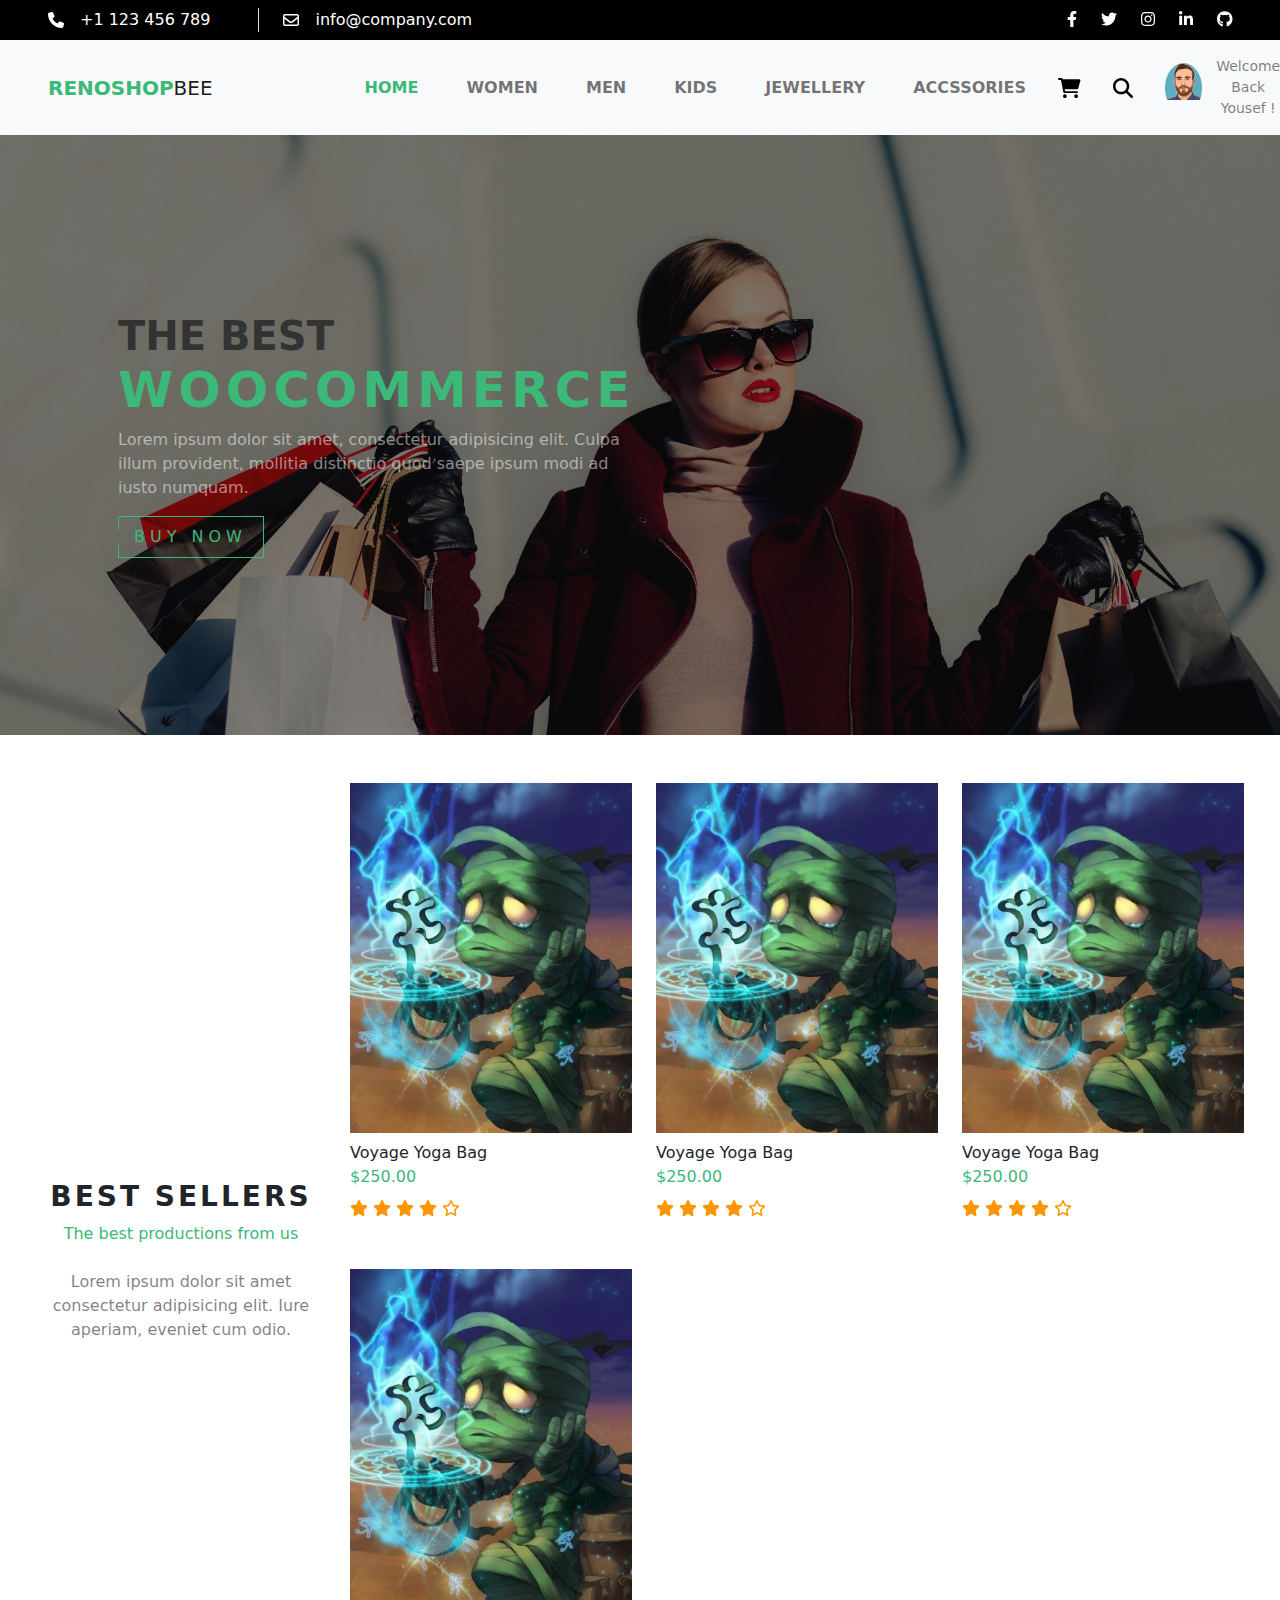
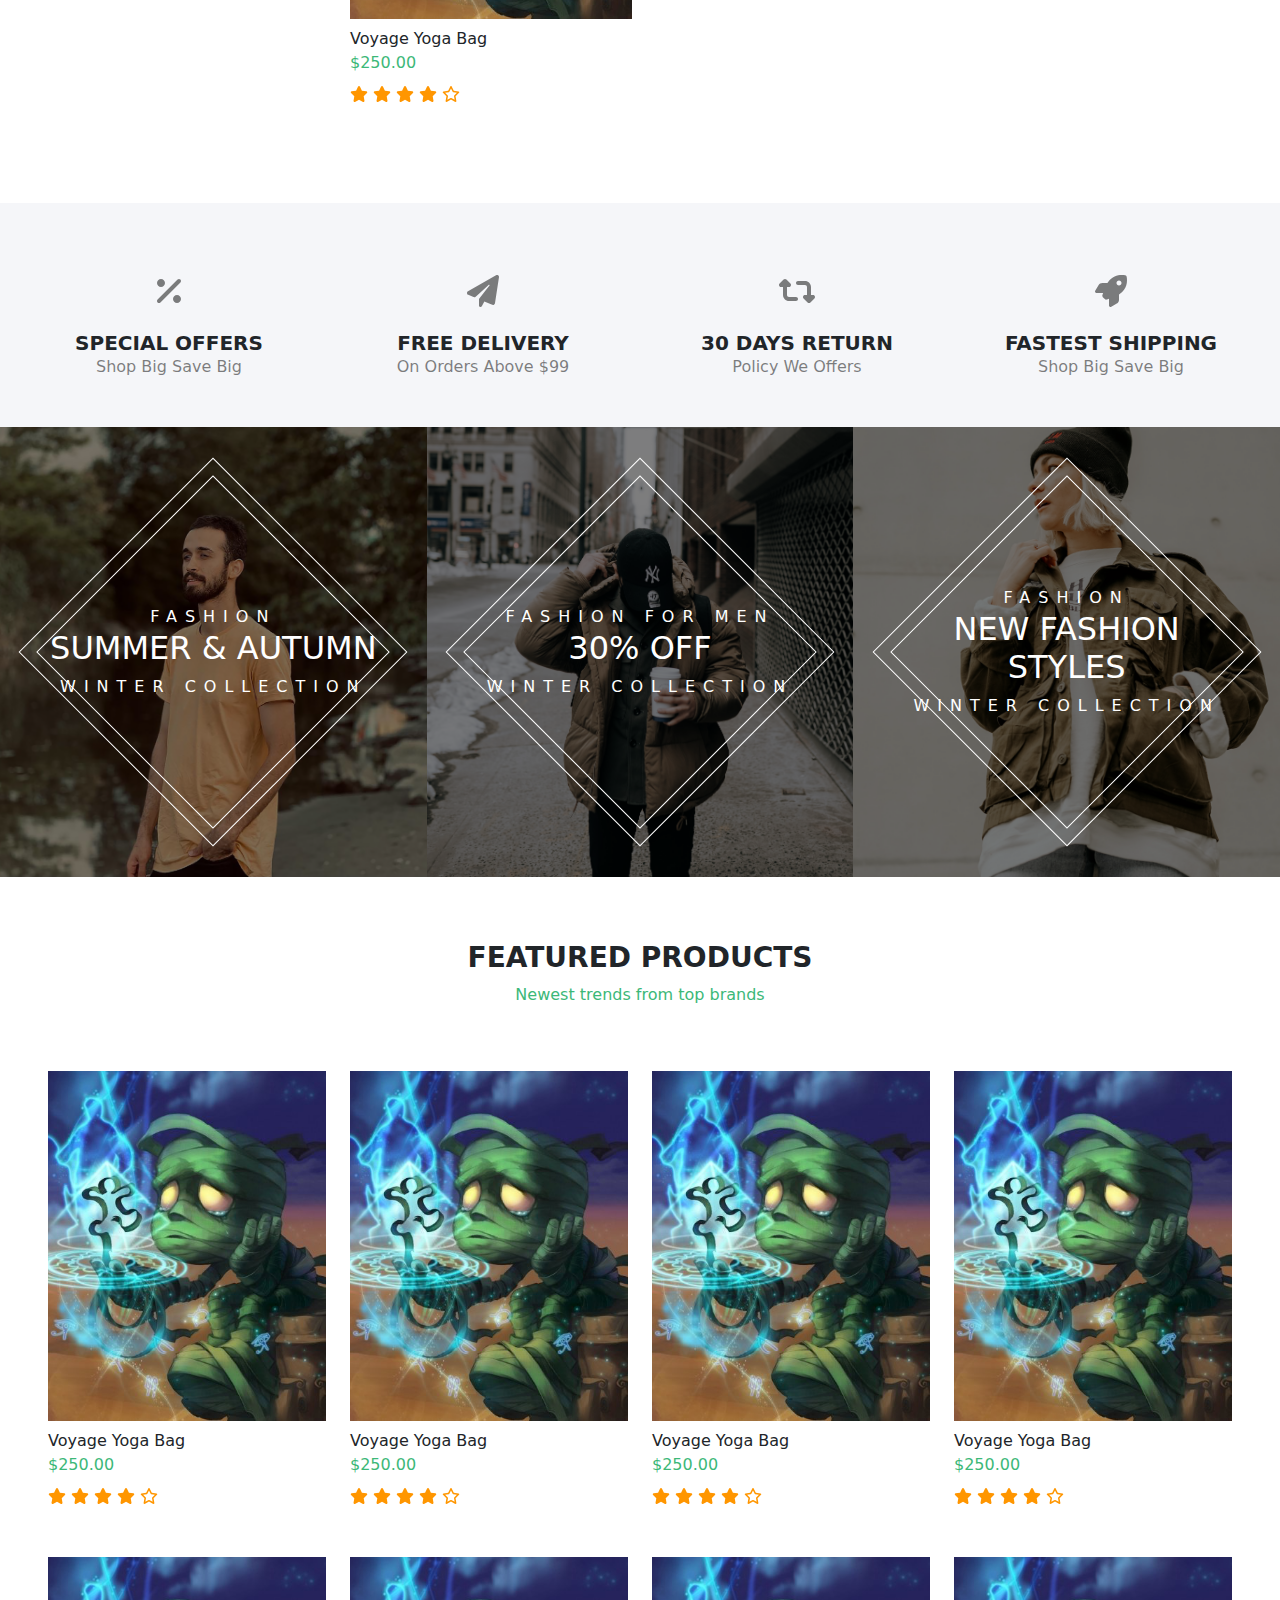
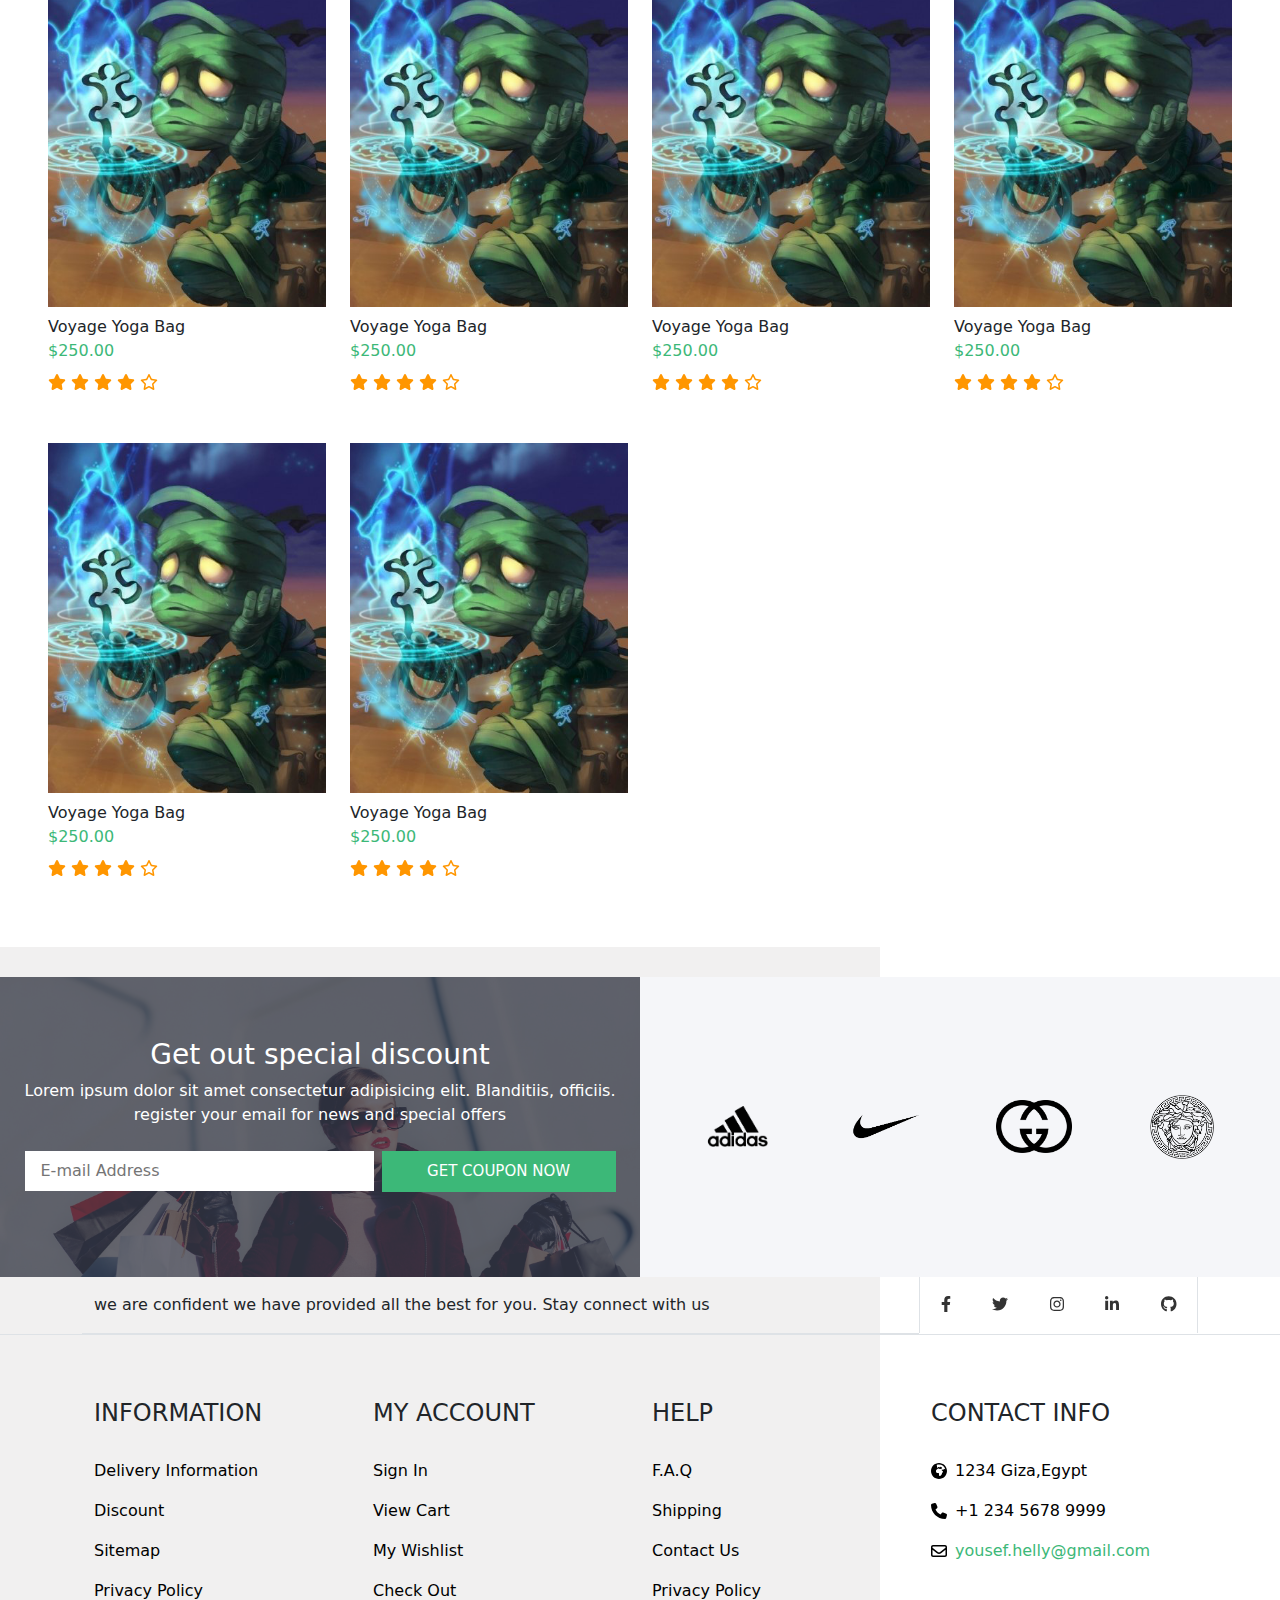
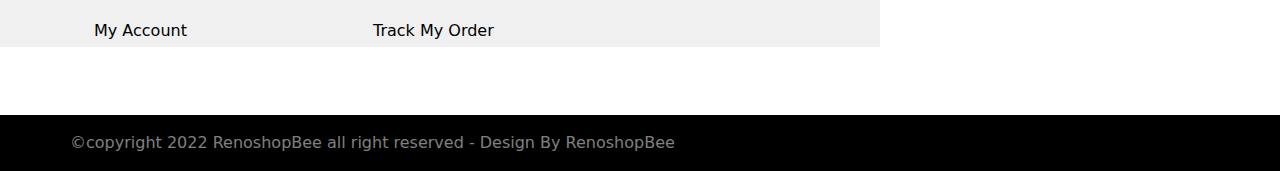
<file: home.html>
<!DOCTYPE html>
<html lang="en">

<head>
    <meta charset="UTF-8">
    <meta http-equiv="X-UA-Compatible" content="IE=edge">
    <meta name="viewport" content="width=device-width, initial-scale=1.0">
    <link rel="stylesheet" href="Sass/all.min.css">
    <link rel="stylesheet" href="Sass/scss/bootstrap.css">
    <link rel="stylesheet" href="Sass/style.css">
    <title>RenoshopBee | Home</title>
</head>

<body>
    <!--Start Header-->
    <header class="bg-black text-white">
        <!--Social media && contacts Info-->
        <div class="header-social d-flex flex-column flex-md-row  container-fluid  align-items-center">
            <div class="info d-none d-sm-flex py-2 gap-5">
                <div class="phone d-flex align-items-center">
                    <i class="fas fa-phone"></i>
                    <span class="phone number ms-3">+1 123 456 789</span>
                </div>
                <div class="mail d-flex align-items-center ps-4 border-start">
                    <i class="far fa-envelope"></i>
                    <span class="email address ms-3">info@company.com</span>
                </div>
            </div>
            <div class="links d-flex gap-4 align-items-center ms-md-auto ">
                <a class="text-white" href=""><i class="fab fa-facebook-f facebook"></i></a>
                <a class="text-white" href=""><i class="fab fab fa-twitter twitter"></i></a>
                <a class="text-white" href=""><i class="fab fab fa-instagram instagram"></i></a>
                <a class="text-white" href=""><i class="fab fab fa-linkedin-in linkedin"></i></a>
                <a class="text-white" href=""><i class="fab fa-github github"></i></a>
            </div>
        </div>
        <!--Social media && contacts Info-->
        <nav class="navbar navbar-expand-sm navbar-light bg-light">
            <div class="container-fluid flex-sm-column flex-xl-row">
                <a class="navbar-brand text-uppercase" href="#"><span
                        class="text-primary fw-bold">RenoShop</span>Bee</a>
                <button class="navbar-toggler d-lg-none" type="button" data-bs-toggle="collapse"
                    data-bs-target="#collapsibleNavId" aria-controls="collapsibleNavId" aria-expanded="false"
                    aria-label="Toggle navigation">
                    <span class="navbar-toggler-icon"></span>
                </button>
                <div class="collapse navbar-collapse flex-column flex-md-row" id="collapsibleNavId">
                    <ul class="navbar-nav  mt-2 mt-lg-0 order-2 order-md-1">
                        <li class="nav-item active py-3 px-2 px-lg-3">
                            <a class="nav-link text-uppercase fw-bold" href="#" aria-current="page">Home</a>
                        </li>
                        <li class="nav-item py-3 px-2 px-lg-3">
                            <a class="nav-link text-uppercase fw-bold" href="#">Women</a>
                        </li>
                        <li class="nav-item py-3 px-2 px-lg-3">
                            <a class="nav-link text-uppercase fw-bold" href="#">Men</a>
                        </li>
                        <li class="nav-item py-3 px-2 px-lg-3">
                            <a class="nav-link text-uppercase fw-bold" href="#">Kids</a>
                        </li>
                        <li class="nav-item py-3 px-2 px-lg-3">
                            <a class="nav-link text-uppercase fw-bold" href="#">Jewellery</a>
                        </li>
                        <li class="nav-item py-3 px-2 px-lg-3">
                            <a class="nav-link text-uppercase fw-bold" href="#">Accssories</a>
                        </li>
                    </ul>
                    <div class="others d-flex gap-3 order-1">
                        <div class="shopping-cart text-black d-flex align-items-center px-2">
                            <i class="fas fa-shopping-cart button"></i>
                            <div class="card-items d-flex align-items-center justify-content-center flex-column">
                                <i class="fas fa-exclamation text-primary p-5 pb-2"></i>
                                <p class="text-capitalize pb-5">your cart is empty</p>
                                <button class="close btn btn-primary text-white">Continue Shopping</button>
                            </div>
                        </div>
                        <div class="search-bar text-black d-flex align-items-center px-2">
                            <i class="fas fa-search"></i>
                            <div class="search-form d-flex align-items-center justify-content-center">
                                <input type="search" placeholder="Search">
                                <button class="btn btn-primary text-white">Search</button>
                            </div>
                        </div>
                        <div class="user-info">
                            <div
                                class="min-info d-flex align-items-center justify-content-center gap-2  p-2 rounded-pill">
                                <div class="img img-fluid">
                                    <img class="img-fluid" src="./imgs/skills-05.png" alt="" srcset="">
                                </div>
                                <p class="text-black-50 m-0 text-center d-none d-xl-block">Welcome Back <br><span
                                        class="userName">Yousef</span> !</p>
                                <i class="fas fa-chevron-down text-black-50"></i>
                            </div>
                            <div class="user-nav">
                                <ul class="list-unstyled">
                                    <li class="p-2 my-2 border-bottom d-flex align-items-center gap-2">
                                        <i class="far fa-user-circle text-primary"></i>
                                        View Profile
                                    </li>
                                    <li class="p-2 my-2 border-bottom d-flex align-items-center gap-2">
                                        <i class="fas fa-edit text-primary"></i>
                                        Edit Settings
                                    </li>
                                    <li class="p-2 my-2 d-flex align-items-center gap-2">
                                        <i class="fas fa-moon text-primary"></i>
                                        Dark Mode
                                        <div class="Dark-mode-switcher rounded-pill bg-danger"></div>
                                    </li>
                                </ul>
                            </div>
                        </div>
                    </div>
                </div>
            </div>
        </nav>
    </header>
    <!--End Header-->
    <!--Start landing-->
    <section class="landing">
        <div class="container d-flex h-100 justify-content-flex-start align-items-center">
            <div class="landing-text w-50 text-center text-md-start">
                <h2 class="fw-bold text-secondary text-uppercase fs-1">
                    The best <span class="d-block text-primary">Woocommerce</span>
                </h2>
                <p class="text-white-50">Lorem ipsum dolor sit amet, consectetur adipisicing elit. Culpa illum
                    provident, mollitia distinctio
                    quod saepe ipsum modi ad iusto numquam.</p>
                <button class="btn btn-primary text-uppercase py-2 px-3">Buy now</button>
            </div>
        </div>
    </section>
    <!--End landing-->
    <!--Start BestSelling-->
    <section class="best-selling py-5">
        <div class="container-fluid d-flex justify-content-center align-items-center row mx-auto">
            <div class="best-sellers col-lg-3 text-center text-lg-left pb-4 pb-lg-0">
                <h3 class="text-uppercase fw-bold">best sellers</h3>
                <span class="text-primary">The best productions from us</span>
                <p class="mt-4 text-black-50">Lorem ipsum dolor sit amet consectetur adipisicing elit. Iure aperiam,
                    eveniet cum odio.</p>
            </div>
            <div class="row col-lg-9">
                <div class="product-card col-md-6 col-lg-4">
                    <div class="product-img">
                        <img class="img-fluid" src="/imgs/product.png" alt="product">
                        <div class="product-buttons">
                            <div class="add-to-cart">
                                <i class="fas fa-shopping-cart"></i>
                            </div>
                            <div class="add-to-wishlist">
                                <i class="fas fa-heart"></i>
                            </div>
                            <div class="return-product">
                                <i class="fas fa-retweet"></i>
                            </div>
                        </div>
                    </div>
                    <div class="product-name text-capitalize pt-2">
                        Voyage Yoga Bag
                    </div>
                    <div class="product-price mb-2">250</div>
                    <div class="product-rating">
                        <i class="fas fas fa-star filled"></i>
                        <i class="fas fas fa-star filled"></i>
                        <i class="fas fas fa-star filled"></i>
                        <i class="fas fas fa-star filled"></i>
                        <i class="fas far fa-star unfilled"></i>
                    </div>
                </div>
                <div class="product-card col-md-6 col-lg-4">
                    <div class="product-img">
                        <img class="img-fluid" src="/imgs/product.png" alt="product">
                        <div class="product-buttons">
                            <div class="add-to-cart">
                                <i class="fas fa-shopping-cart"></i>
                            </div>
                            <div class="add-to-wishlist">
                                <i class="fas fa-heart"></i>
                            </div>
                            <div class="return-product">
                                <i class="fas fa-retweet"></i>
                            </div>
                        </div>
                    </div>
                    <div class="product-name text-capitalize pt-2">
                        Voyage Yoga Bag
                    </div>
                    <div class="product-price mb-2">250</div>
                    <div class="product-rating">
                        <i class="fas fas fa-star filled"></i>
                        <i class="fas fas fa-star filled"></i>
                        <i class="fas fas fa-star filled"></i>
                        <i class="fas fas fa-star filled"></i>
                        <i class="fas far fa-star unfilled"></i>
                    </div>
                </div>
                <div class="product-card col-md-6 col-lg-4">
                    <div class="product-img">
                        <img class="img-fluid" src="/imgs/product.png" alt="product">
                        <div class="product-buttons">
                            <div class="add-to-cart">
                                <i class="fas fa-shopping-cart"></i>
                            </div>
                            <div class="add-to-wishlist">
                                <i class="fas fa-heart"></i>
                            </div>
                            <div class="return-product">
                                <i class="fas fa-retweet"></i>
                            </div>
                        </div>
                    </div>
                    <div class="product-name text-capitalize pt-2">
                        Voyage Yoga Bag
                    </div>
                    <div class="product-price mb-2">250</div>
                    <div class="product-rating">
                        <i class="fas fas fa-star filled"></i>
                        <i class="fas fas fa-star filled"></i>
                        <i class="fas fas fa-star filled"></i>
                        <i class="fas fas fa-star filled"></i>
                        <i class="fas far fa-star unfilled"></i>
                    </div>
                </div>
                <div class="product-card col-md-6 col-lg-4">
                    <div class="product-img">
                        <img class="img-fluid" src="/imgs/product.png" alt="product">
                        <div class="product-buttons">
                            <div class="add-to-cart">
                                <i class="fas fa-shopping-cart"></i>
                            </div>
                            <div class="add-to-wishlist">
                                <i class="fas fa-heart"></i>
                            </div>
                            <div class="return-product">
                                <i class="fas fa-retweet"></i>
                            </div>
                        </div>
                    </div>
                    <div class="product-name text-capitalize pt-2">
                        Voyage Yoga Bag
                    </div>
                    <div class="product-price mb-2">250</div>
                    <div class="product-rating">
                        <i class="fas fas fa-star filled"></i>
                        <i class="fas fas fa-star filled"></i>
                        <i class="fas fas fa-star filled"></i>
                        <i class="fas fas fa-star filled"></i>
                        <i class="fas far fa-star unfilled"></i>
                    </div>
                </div>
            </div>
        </div>
    </section>
    <!--End BestSelling-->
    <!--Start Features-->
    <section class="features container-fluid row py-5 m-0">
        <div class="feature d-flex align-items-center justify-content-center flex-column col-md-6 col-lg-3 p-5 p-lg-0">
            <i class="fas fa-percent fs-2 p-4 text-black-50"></i>
            <h3 class="text-uppercase fs-5 fw-bold mb-0">Special Offers</h3>
            <span class="text-capitalize text-black-50">Shop big save big</span>
        </div>

        <div class="feature d-flex align-items-center justify-content-center flex-column col-md-6 col-lg-3 p-5 p-lg-0">
            <i class="fas fa-paper-plane fs-2 p-4 text-black-50"></i>
            <h3 class="text-uppercase fs-5 fw-bold mb-0">Free delivery</h3>
            <span class="text-capitalize text-black-50">on orders above $99</span>
        </div>

        <div class="feature d-flex align-items-center justify-content-center flex-column col-md-6 col-lg-3 p-5 p-lg-0">
            <i class="fas fa-retweet fs-2 p-4 text-black-50"></i>
            <h3 class="text-uppercase fs-5 fw-bold mb-0">30 days return</h3>
            <span class="text-capitalize text-black-50">policy we offers</span>
        </div>

        <div class="feature d-flex align-items-center justify-content-center flex-column col-md-6 col-lg-3 p-5 p-lg-0">
            <i class="fas fa-rocket fs-2 p-4 text-black-50"></i>
            <h3 class="text-uppercase fs-5 fw-bold mb-0">fastest shipping</h3>
            <span class="text-capitalize text-black-50">Shop big save big</span>
        </div>
    </section>
    <!--End Features-->
    <!--Offers & collections Start-->
    <section class="offers row m-0">
        <div class="offer1 d-flex justify-content-center align-items-center flex-column p-5 col-md-6 col-xl-4">
            <div class="offer-text text-white text-center text-uppercase">
                <span class="top">Fashion</span>
                <h3 class="fs-2">Summer & autumn</h3>
                <span class="bottom">Winter Collection</span>
            </div>
        </div>
        <div class="offer2 d-flex justify-content-center align-items-center flex-column p-5 col-md-6 col-xl-4">
            <div class="offer-text text-white text-center text-uppercase">
                <span class="top">Fashion for men</span>
                <h3 class="fs-2">30% off</h3>
                <span class="bottom">Winter Collection</span>
            </div>
        </div>
        <div class="offer3 d-flex justify-content-center align-items-center flex-column p-5 col-md-6 col-xl-4">
            <div class="offer-text text-white text-center text-uppercase">
                <span class="top">Fashion</span>
                <h3 class="fs-2">New fashion styles</h3>
                <span class="bottom">Winter Collection</span>
            </div>
        </div>
    </section>
    <!--Offers & collections End-->
    <!--Start Featured products-->
    <section class="featured-products container-fluid pt-5">
        <div class="header text-center py-3">
            <h3 class="fw-bold text-uppercase">Featured products</h3>
            <span class="text-primary">Newest trends from top brands</span>
        </div>
        <div class="row py-5">
            <div class="product-card col-md-6 col-lg-3">
                <div class="product-img">
                    <img class="img-fluid" src="/imgs/product.png" alt="product">
                    <div class="product-buttons">
                        <div class="add-to-cart">
                            <i class="fas fa-shopping-cart"></i>
                        </div>
                        <div class="add-to-wishlist">
                            <i class="fas fa-heart"></i>
                        </div>
                        <div class="return-product">
                            <i class="fas fa-retweet"></i>
                        </div>
                    </div>
                </div>
                <div class="product-name text-capitalize pt-2">
                    Voyage Yoga Bag
                </div>
                <div class="product-price mb-2">250</div>
                <div class="product-rating">
                    <i class="fas fas fa-star filled"></i>
                    <i class="fas fas fa-star filled"></i>
                    <i class="fas fas fa-star filled"></i>
                    <i class="fas fas fa-star filled"></i>
                    <i class="fas far fa-star unfilled"></i>
                </div>
            </div>
            <div class="product-card col-md-6 col-lg-3">
                <div class="product-img">
                    <img class="img-fluid" src="/imgs/product.png" alt="product">
                    <div class="product-buttons">
                        <div class="add-to-cart">
                            <i class="fas fa-shopping-cart"></i>
                        </div>
                        <div class="add-to-wishlist">
                            <i class="fas fa-heart"></i>
                        </div>
                        <div class="return-product">
                            <i class="fas fa-retweet"></i>
                        </div>
                    </div>
                </div>
                <div class="product-name text-capitalize pt-2">
                    Voyage Yoga Bag
                </div>
                <div class="product-price mb-2">250</div>
                <div class="product-rating">
                    <i class="fas fas fa-star filled"></i>
                    <i class="fas fas fa-star filled"></i>
                    <i class="fas fas fa-star filled"></i>
                    <i class="fas fas fa-star filled"></i>
                    <i class="fas far fa-star unfilled"></i>
                </div>
            </div>
            <div class="product-card col-md-6 col-lg-3">
                <div class="product-img">
                    <img class="img-fluid" src="/imgs/product.png" alt="product">
                    <div class="product-buttons">
                        <div class="add-to-cart">
                            <i class="fas fa-shopping-cart"></i>
                        </div>
                        <div class="add-to-wishlist">
                            <i class="fas fa-heart"></i>
                        </div>
                        <div class="return-product">
                            <i class="fas fa-retweet"></i>
                        </div>
                    </div>
                </div>
                <div class="product-name text-capitalize pt-2">
                    Voyage Yoga Bag
                </div>
                <div class="product-price mb-2">250</div>
                <div class="product-rating">
                    <i class="fas fas fa-star filled"></i>
                    <i class="fas fas fa-star filled"></i>
                    <i class="fas fas fa-star filled"></i>
                    <i class="fas fas fa-star filled"></i>
                    <i class="fas far fa-star unfilled"></i>
                </div>
            </div>
            <div class="product-card col-md-6 col-lg-3">
                <div class="product-img">
                    <img class="img-fluid" src="/imgs/product.png" alt="product">
                    <div class="product-buttons">
                        <div class="add-to-cart">
                            <i class="fas fa-shopping-cart"></i>
                        </div>
                        <div class="add-to-wishlist">
                            <i class="fas fa-heart"></i>
                        </div>
                        <div class="return-product">
                            <i class="fas fa-retweet"></i>
                        </div>
                    </div>
                </div>
                <div class="product-name text-capitalize pt-2">
                    Voyage Yoga Bag
                </div>
                <div class="product-price mb-2">250</div>
                <div class="product-rating">
                    <i class="fas fas fa-star filled"></i>
                    <i class="fas fas fa-star filled"></i>
                    <i class="fas fas fa-star filled"></i>
                    <i class="fas fas fa-star filled"></i>
                    <i class="fas far fa-star unfilled"></i>
                </div>
            </div>
            <div class="product-card col-md-6 col-lg-3">
                <div class="product-img">
                    <img class="img-fluid" src="/imgs/product.png" alt="product">
                    <div class="product-buttons">
                        <div class="add-to-cart">
                            <i class="fas fa-shopping-cart"></i>
                        </div>
                        <div class="add-to-wishlist">
                            <i class="fas fa-heart"></i>
                        </div>
                        <div class="return-product">
                            <i class="fas fa-retweet"></i>
                        </div>
                    </div>
                </div>
                <div class="product-name text-capitalize pt-2">
                    Voyage Yoga Bag
                </div>
                <div class="product-price mb-2">250</div>
                <div class="product-rating">
                    <i class="fas fas fa-star filled"></i>
                    <i class="fas fas fa-star filled"></i>
                    <i class="fas fas fa-star filled"></i>
                    <i class="fas fas fa-star filled"></i>
                    <i class="fas far fa-star unfilled"></i>
                </div>
            </div>
            <div class="product-card col-md-6 col-lg-3">
                <div class="product-img">
                    <img class="img-fluid" src="/imgs/product.png" alt="product">
                    <div class="product-buttons">
                        <div class="add-to-cart">
                            <i class="fas fa-shopping-cart"></i>
                        </div>
                        <div class="add-to-wishlist">
                            <i class="fas fa-heart"></i>
                        </div>
                        <div class="return-product">
                            <i class="fas fa-retweet"></i>
                        </div>
                    </div>
                </div>
                <div class="product-name text-capitalize pt-2">
                    Voyage Yoga Bag
                </div>
                <div class="product-price mb-2">250</div>
                <div class="product-rating">
                    <i class="fas fas fa-star filled"></i>
                    <i class="fas fas fa-star filled"></i>
                    <i class="fas fas fa-star filled"></i>
                    <i class="fas fas fa-star filled"></i>
                    <i class="fas far fa-star unfilled"></i>
                </div>
            </div>
            <div class="product-card col-md-6 col-lg-3">
                <div class="product-img">
                    <img class="img-fluid" src="/imgs/product.png" alt="product">
                    <div class="product-buttons">
                        <div class="add-to-cart">
                            <i class="fas fa-shopping-cart"></i>
                        </div>
                        <div class="add-to-wishlist">
                            <i class="fas fa-heart"></i>
                        </div>
                        <div class="return-product">
                            <i class="fas fa-retweet"></i>
                        </div>
                    </div>
                </div>
                <div class="product-name text-capitalize pt-2">
                    Voyage Yoga Bag
                </div>
                <div class="product-price mb-2">250</div>
                <div class="product-rating">
                    <i class="fas fas fa-star filled"></i>
                    <i class="fas fas fa-star filled"></i>
                    <i class="fas fas fa-star filled"></i>
                    <i class="fas fas fa-star filled"></i>
                    <i class="fas far fa-star unfilled"></i>
                </div>
            </div>
            <div class="product-card col-md-6 col-lg-3">
                <div class="product-img">
                    <img class="img-fluid" src="/imgs/product.png" alt="product">
                    <div class="product-buttons">
                        <div class="add-to-cart">
                            <i class="fas fa-shopping-cart"></i>
                        </div>
                        <div class="add-to-wishlist">
                            <i class="fas fa-heart"></i>
                        </div>
                        <div class="return-product">
                            <i class="fas fa-retweet"></i>
                        </div>
                    </div>
                </div>
                <div class="product-name text-capitalize pt-2">
                    Voyage Yoga Bag
                </div>
                <div class="product-price mb-2">250</div>
                <div class="product-rating">
                    <i class="fas fas fa-star filled"></i>
                    <i class="fas fas fa-star filled"></i>
                    <i class="fas fas fa-star filled"></i>
                    <i class="fas fas fa-star filled"></i>
                    <i class="fas far fa-star unfilled"></i>
                </div>
            </div>
            <div class="product-card col-md-6 col-lg-3">
                <div class="product-img">
                    <img class="img-fluid" src="/imgs/product.png" alt="product">
                    <div class="product-buttons">
                        <div class="add-to-cart">
                            <i class="fas fa-shopping-cart"></i>
                        </div>
                        <div class="add-to-wishlist">
                            <i class="fas fa-heart"></i>
                        </div>
                        <div class="return-product">
                            <i class="fas fa-retweet"></i>
                        </div>
                    </div>
                </div>
                <div class="product-name text-capitalize pt-2">
                    Voyage Yoga Bag
                </div>
                <div class="product-price mb-2">250</div>
                <div class="product-rating">
                    <i class="fas fas fa-star filled"></i>
                    <i class="fas fas fa-star filled"></i>
                    <i class="fas fas fa-star filled"></i>
                    <i class="fas fas fa-star filled"></i>
                    <i class="fas far fa-star unfilled"></i>
                </div>
            </div>
            <div class="product-card col-md-6 col-lg-3">
                <div class="product-img">
                    <img class="img-fluid" src="/imgs/product.png" alt="product">
                    <div class="product-buttons">
                        <div class="add-to-cart">
                            <i class="fas fa-shopping-cart"></i>
                        </div>
                        <div class="add-to-wishlist">
                            <i class="fas fa-heart"></i>
                        </div>
                        <div class="return-product">
                            <i class="fas fa-retweet"></i>
                        </div>
                    </div>
                </div>
                <div class="product-name text-capitalize pt-2">
                    Voyage Yoga Bag
                </div>
                <div class="product-price mb-2">250</div>
                <div class="product-rating">
                    <i class="fas fas fa-star filled"></i>
                    <i class="fas fas fa-star filled"></i>
                    <i class="fas fas fa-star filled"></i>
                    <i class="fas fas fa-star filled"></i>
                    <i class="fas far fa-star unfilled"></i>
                </div>
            </div>
        </div>
    </section>
    <!--End Featured products-->
    <!--Start Special Discount-->
    <section class="discount">
        <div class="row m-0">
            <div
                class="discount-form col-lg-6 order-2 order-lg-1 text-white text-center d-flex align-items-center justify-content-center flex-column">
                <div class="content">
                    <h3 class="text-capitlaize">Get out special discount</h3>
                    <div class="text">
                        <p class="m-0">Lorem ipsum dolor sit amet consectetur adipisicing elit. Blanditiis, officiis.
                        </p>
                        <p class="m-0">register your email for news and special offers</p>
                    </div>
                    <div class="form d-flex justify-content-center align-items-center flex-column flex-md-row">
                        <input class="py-2 px-3 border-0 w-75 my-4" type="email" placeholder="E-mail Address">
                        <button class="btn btn-primary text-uppercase text-white ms-2 py-2 w-50">Get Coupon
                            Now</button>
                    </div>
                </div>
            </div>
            <div class="our-partners col-lg-6 order-1 d-flex align-items-center justify-content-center py-5 py-lg-0">
                <div class="row gap-5 d-flex justify-content-center align-items-center">
                    <img class="col-3 img-fluid" src="/imgs/partner-1.png" alt="">
                    <img class="col-3 img-fluid" src="/imgs/partner-2.png" alt="">
                    <img class="col-3 img-fluid" src="/imgs/partner-3.png" alt="">
                    <img class="col-3 img-fluid" src="/imgs/partner-4.png" alt="">
                </div>
            </div>
        </div>
    </section>
    <!--End Special Discount-->
    <!--Start Footer-->
    <footer class="">
        <div class="container footer-social row align-items-center justify-content-center mx-auto">
            <p class="col-md-6 col-lg-9 py-3 m-0 border-bottom border-md-0 text-center text-md-start">we are confident
                we have provided all the
                best for you. Stay connect with
                us</p>
            <div class="links col-md-6 col-lg-3 d-flex gap-4 align-items-center py-3 
            border-start border-end">
                <a class="text-secondary" href=""><i class="fab fa-facebook-f facebook"></i></a>
                <a class="text-secondary" href=""><i class="fab fab fa-twitter twitter"></i></a>
                <a class="text-secondary" href=""><i class="fab fab fa-instagram instagram"></i></a>
                <a class="text-secondary" href=""><i class="fab fab fa-linkedin-in linkedin"></i></a>
                <a class="text-secondary" href=""><i class="fab fa-github github"></i></a>
            </div>
        </div>
        <div class="footer-nav border-top m-0 pb-5 pt-3">
            <div class="container row mx-auto">
                <div class="info col-md-6 col-lg-3">
                    <h4 class="header text-uppercase pt-5 pb-3">Information</h4>
                    <ul class="list-unstyled">
                        <a href="">
                            <li class="py-2">Delivery Information</li>
                        </a>
                        <a href="">
                            <li class="py-2">Discount</li>
                        </a>
                        <a href="">
                            <li class="py-2">Sitemap</li>
                        </a>
                        <a href="">
                            <li class="py-2">Privacy Policy</li>
                        </a>
                        <a href="">
                            <li class="py-2">My Account</li>
                        </a>
                    </ul>
                </div>
                <div class="my-account col-md-6 col-lg-3">
                    <h4 class="header text-uppercase pt-5 pb-3">My Account</h4>
                    <ul class="list-unstyled">
                        <a href="">
                            <li class="py-2">Sign In</li>
                        </a>
                        <a href="">
                            <li class="py-2">View Cart</li>
                        </a>
                        <a href="">
                            <li class="py-2">My Wishlist</li>
                        </a>
                        <a href="">
                            <li class="py-2">Check Out</li>
                        </a>
                        <a href="">
                            <li class="py-2">Track My Order</li>
                        </a>
                    </ul>
                </div>
                <div class="help col-md-6 col-lg-3">
                    <h4 class="header text-uppercase pt-5 pb-3">Help</h4>
                    <ul class="list-unstyled">
                        <a href="">
                            <li class="py-2">F.A.Q</li>
                        </a>
                        <a href="">
                            <li class="py-2">Shipping</li>
                        </a>
                        <a href="">
                            <li class="py-2">Contact Us</li>
                        </a>
                        <a href="">
                            <li class="py-2">Privacy Policy</li>
                        </a>
                    </ul>
                </div>
                <div class="contact col-md-6 col-lg-3">
                    <h4 class="header text-uppercase pt-5 pb-3">Contact Info</h4>
                    <ul class="list-unstyled">
                        <a class="d-flex align-items-center gap-2" href="">
                            <i class="fas fa-globe-africa"></i>
                            <li class="py-2">1234 Giza,Egypt</li>
                        </a>
                        <a class="d-flex align-items-center gap-2" href="">
                            <i class="fas fa-phone"></i>
                            <li class="py-2">+1 234 5678 9999</li>
                        </a>
                        <a class="d-flex align-items-center gap-2" href="mailto:yousef.helly@gmail.com">
                            <i class="far fa-envelope"></i>
                            <li class="py-2 text-primary">yousef.helly@gmail.com</li>
                        </a>
                    </ul>
                </div>
            </div>
        </div>
        <div class="copy-rights bg-black">
            <p class="container mx-auto text-white-50 m-0 py-3 px-0">&copy;copyright 2022 RenoshopBee all right
                reserved -
                Design By
                RenoshopBee</p>
        </div>
    </footer>
    <!--End Footer-->
    <script src="./all.min.js"></script>
    <script src="./bootstrap.min.js"></script>
    <script src="/main.js"></script>
</body>

</html>
</file>
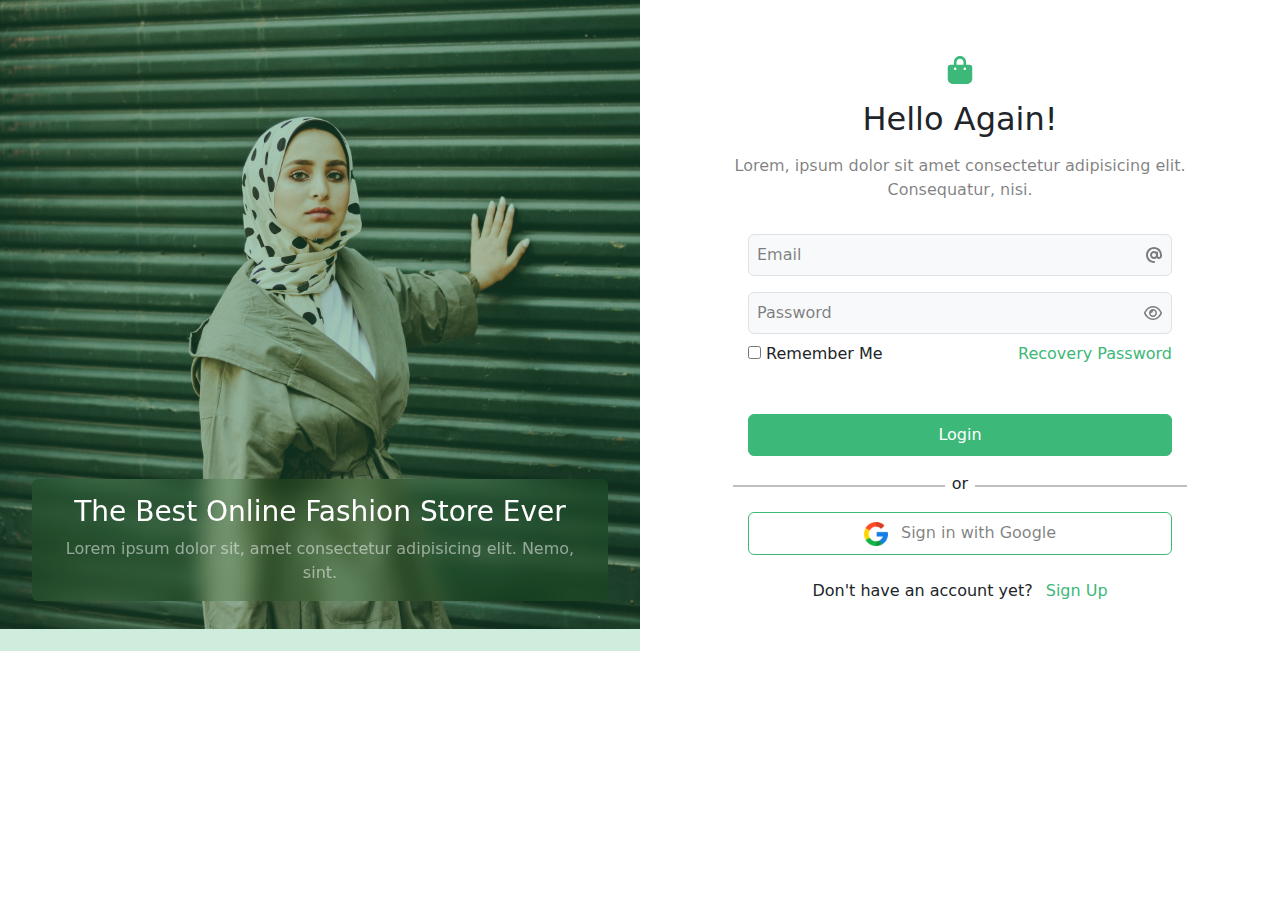
<file: login.html>
<!DOCTYPE html>
<html lang="en">

<head>
    <meta charset="UTF-8">
    <meta http-equiv="X-UA-Compatible" content="IE=edge">
    <meta name="viewport" content="width=device-width, initial-scale=1.0">
    <link rel="stylesheet" href="Sass/all.min.css">
    <link rel="stylesheet" href="Sass/scss/bootstrap.css">
    <link rel="stylesheet" href="Sass/style.css">
    <title>RenoshopBee | Login</title>
</head>

<body>
    <div class="login-body row m-0">
        <div class="pics d-none d-md-block col-4 col-lg-6  m-0 p-0">
            <img class="img-fluid" src="imgs/login.jpg" alt="login">
            <div class="info rounded">
                <h3 class="text-capitalize text-center pt-3">The best online fashion store ever</h3>
                <p class=" text-center text-white-50 px-3">Lorem ipsum dolor sit, amet consectetur adipisicing elit.
                    Nemo,
                    sint.</p>
            </div>
        </div>
        <div class="form col-12 col-md-8 col-lg-6  bg-white py-5">
            <div class="form-header py-2 d-flex flex-column justify-content-center px-5">
                <i class="fas fa-shopping-bag mb-3 fs-3 text-primary"></i>
                <h2 class="text-center fw-normal">Hello Again!</h2>
                <p class="text-center py-2 text-black-50">Lorem, ipsum dolor sit amet consectetur adipisicing elit.
                    Consequatur, nisi.
                </p>
            </div>
            <div class="form-content px-3 px-md-5 d-flex flex-column">
                <form action="" class="d-flex flex-column px-md-5">
                    <div class="email mb-3 w-100 d-flex flex-column">
                        <div class="input">
                            <input onfocus="focusInput(document.querySelector(`label.email`))"
                                onblur="blurInput(this,document.querySelector(`label.email`))" id="email"
                                class="border rounded p-2  bg-light w-100" type="email" required>
                            <i class="fas fa-at text-black-50"></i>
                            <label class="text-black-50 email" for="email">Email</label>
                        </div>
                    </div>
                    <div class="pass mb-2 w-100 d-flex flex-column">
                        <div class="input">
                            <input onfocus="focusInput(document.querySelector(`label.pass`))"
                                onblur="blurInput(this,document.querySelector(`label.pass`))" id="pass"
                                class="border rounded p-2   bg-light w-100" type="password" required>
                            <i onclick="showPass(this)" style="cursor:pointer;" class="far fa-eye text-black-50"></i>
                            <label class="text-black-50 pass" for="pass">Password</label>
                        </div>
                    </div>
                    <div class="other-options d-flex justify-content-between mb-5">
                        <div class="check">
                            <input id="remember" type="checkbox">
                            <label for="remember">Remember Me</label>
                        </div>
                        <a class="text-decoration-none" href="#">Recovery Password</a>
                    </div>
                    <input type="submit" class="btn btn-primary py-2 text-white" value="Login">
                    <span class="separator text-center py-3">or</span>
                    <a href="#" class="btn btn-outline-primary py-2">
                        <img src="imgs/google.png" width="24px">
                        <span class="text-black-50 ms-2">Sign in with Google</span>
                    </a>
                </form>
                <span class="text-center mt-4">Don't have an account yet? <a href="sign-up.html"
                        class="text-decoration-none ms-2">Sign
                        Up</a></span>
            </div>
        </div>
    </div>
    <script src="all.min.js"></script>
    <script src="bootstrap.min.js"></script>
    <script>
        //animation of input's label
        function focusInput(target) {
            target.classList.add("clicked");
        }
        function blurInput(current, target) {
            if (current.value == "") {
                target.classList.remove("clicked");
            }
        }
        //testing email and password validation
        let labels = document.querySelectorAll(".input label");
        let inputs = document.querySelectorAll(".input input");
        let emailRe = /^\w+([\.-]?\w+)*@\w+([\.-]?\w+)*(\.\w{2,})+$/;
        let passRe = /(?=(.*[0-9]))(?=.*[\!@#$%^&*()\\[\]{}\-_+=~`|:;"'<>,.?])(?=.*[a-z])(?=(.*[A-Z]))(?=(.*)).{8,}/;
        let login = document.querySelector(`input[type="submit"]`);
        login.onclick = function () {
            let email = inputs[0].value;
            let password = inputs[1].value;
            if (!emailRe.test(email)) {
                inputs[0].classList.add("border-danger")
            } else if (emailRe.test(email)) {
                inputs[0].classList.remove("border-danger")
            }
            if (!passRe.test(password)) {
                inputs[1].classList.add("border-danger")
            } else if (passRe.test(password)) {
                inputs[1].classList.remove("border-danger")
            }
        }

        //Showing and hiding Password input
        function showPass(target) {
            if (inputs[1].type == "password") {
                inputs[1].type = "text"
                target.classList.remove("fa-eye")
                target.classList.add("fa-eye-slash")
            }
            else if (inputs[1].type == "text") {
                inputs[1].type = "password"
                target.classList.remove("fa-eye-slash")
                target.classList.add("fa-eye")
            }
        }
    </script>
</body>

</html>
</file>
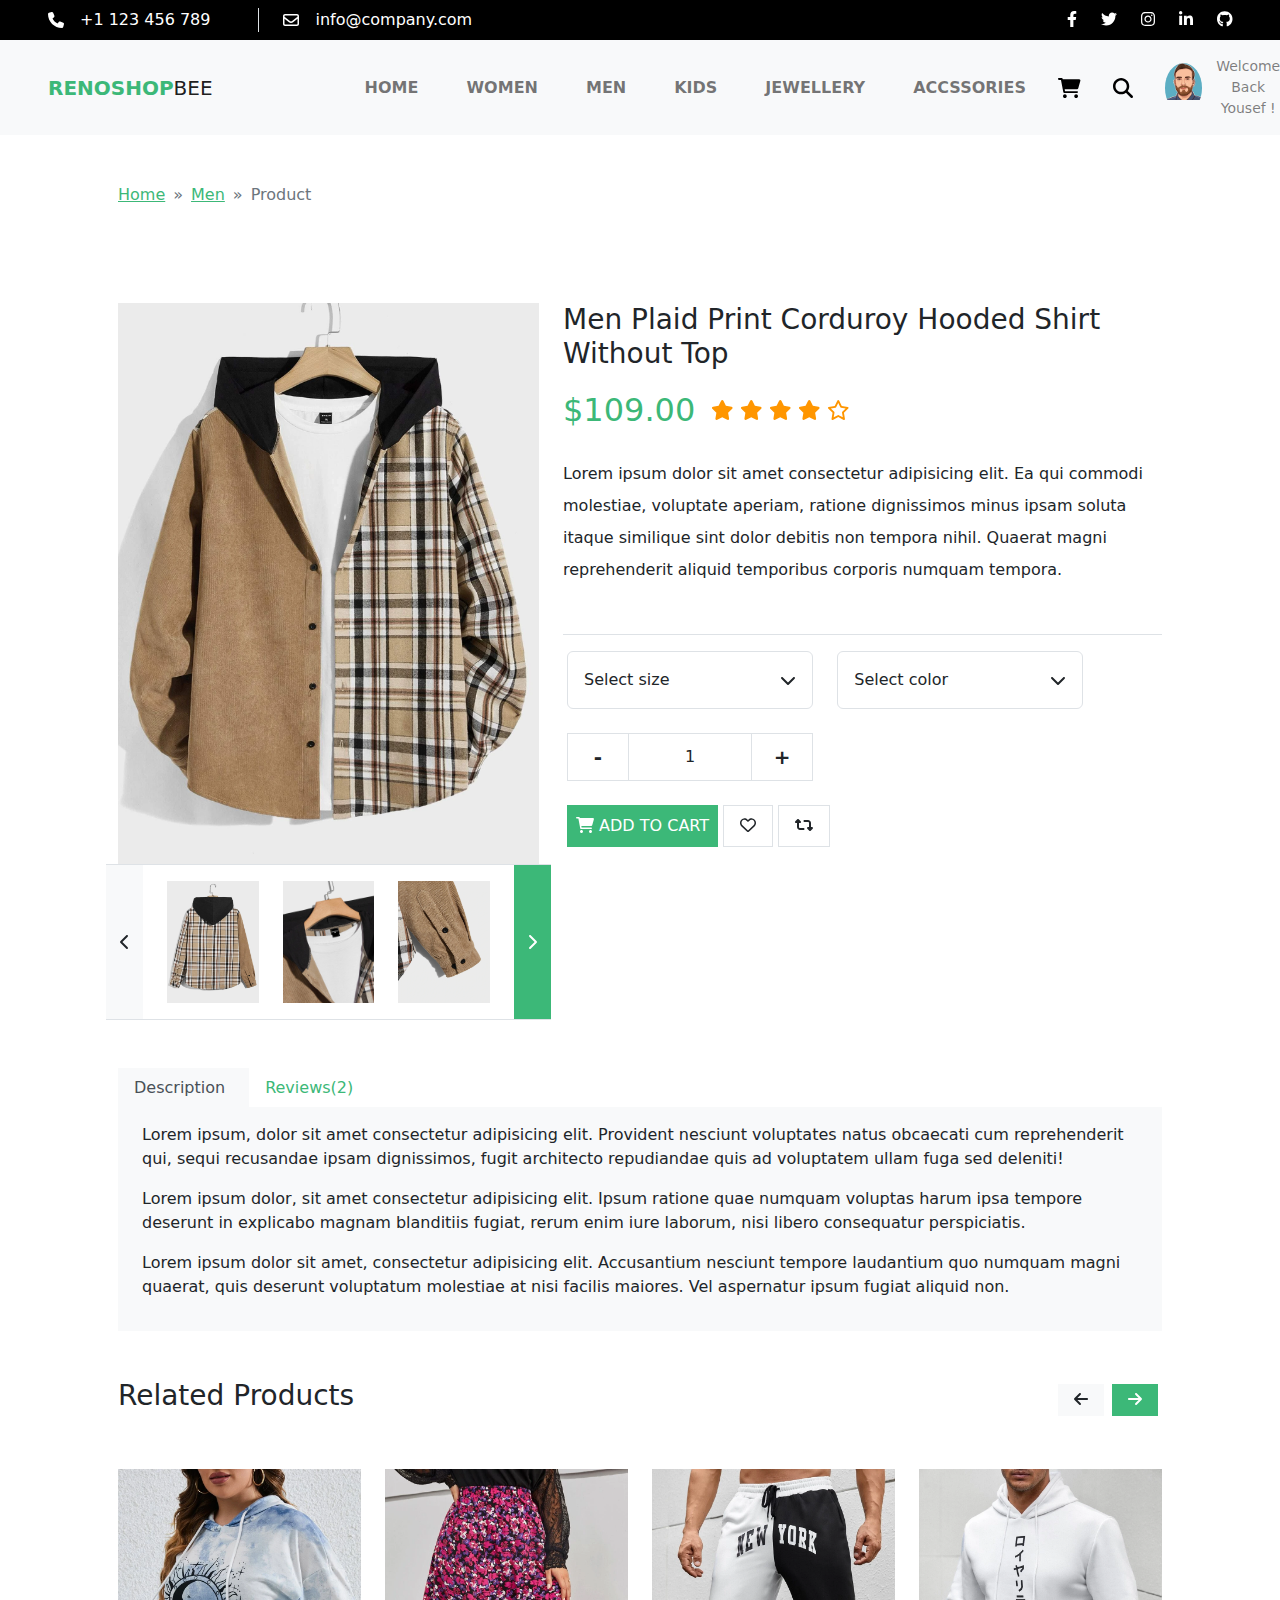
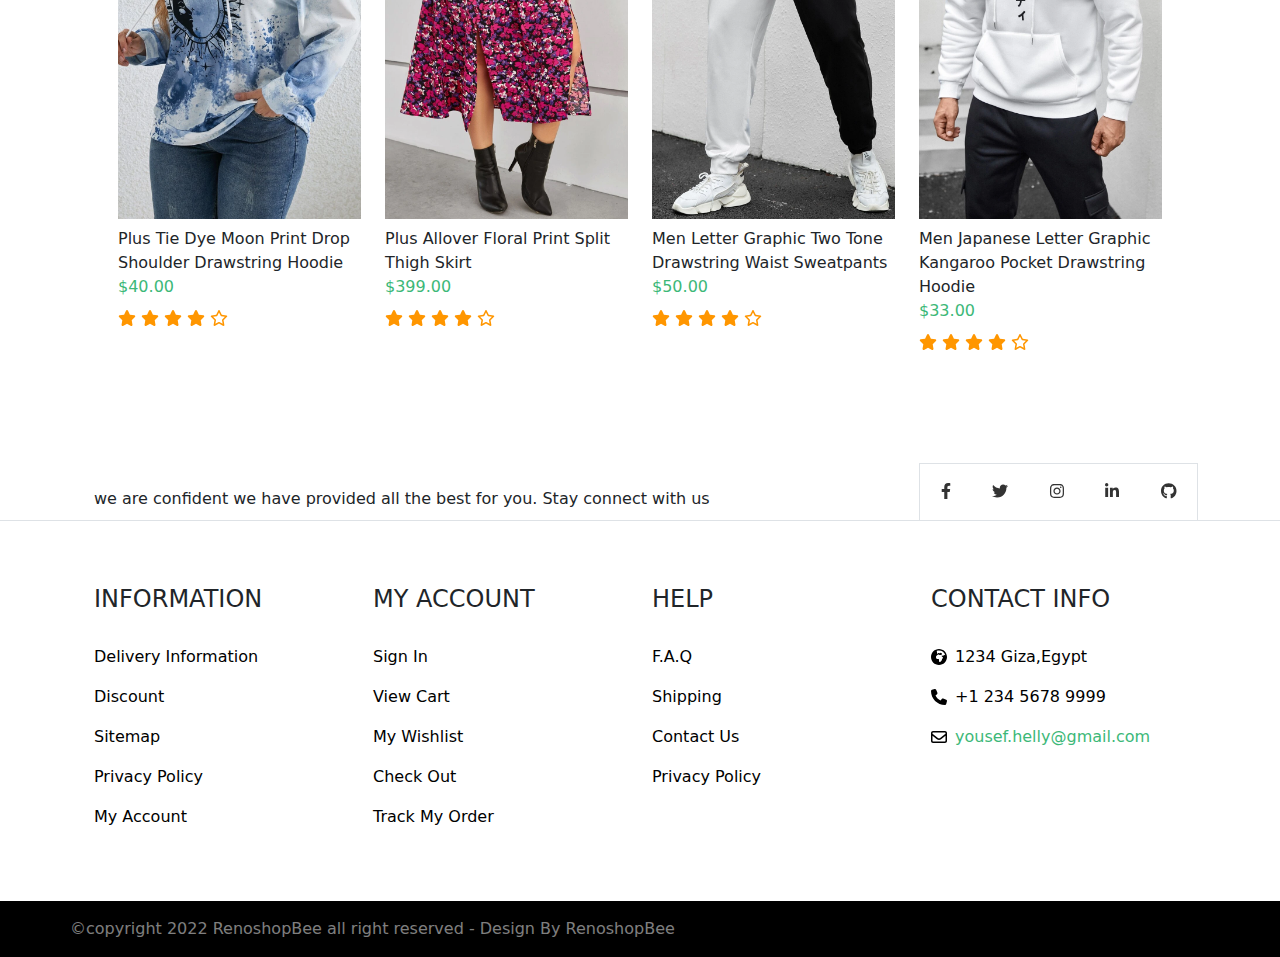
<file: product-details.html>
<!DOCTYPE html>
<html lang="en">

<head>
    <meta charset="UTF-8">
    <meta http-equiv="X-UA-Compatible" content="IE=edge">
    <meta name="viewport" content="width=device-width, initial-scale=1.0">
    <link rel="stylesheet" href="Sass/all.min.css">
    <link rel="stylesheet" href="Sass/scss/bootstrap.css">
    <link rel="stylesheet" href="Sass/style.css">
    <title>RenoshopBee | Product Details</title>
</head>

<body>
    <!--Start Header-->
    <header class="bg-black text-white">
        <!--Social media && contacts Info-->
        <div class="header-social d-flex flex-column flex-md-row  container-fluid  align-items-center">
            <div class="info d-none d-sm-flex py-2 gap-5">
                <div class="phone d-flex align-items-center">
                    <i class="fas fa-phone"></i>
                    <span class="phone number ms-3">+1 123 456 789</span>
                </div>
                <div class="mail d-flex align-items-center ps-4 border-start">
                    <i class="far fa-envelope"></i>
                    <span class="email address ms-3">info@company.com</span>
                </div>
            </div>
            <div class="links d-flex gap-4 align-items-center ms-md-auto ">
                <a class="text-white" href=""><i class="fab fa-facebook-f facebook"></i></a>
                <a class="text-white" href=""><i class="fab fab fa-twitter twitter"></i></a>
                <a class="text-white" href=""><i class="fab fab fa-instagram instagram"></i></a>
                <a class="text-white" href=""><i class="fab fab fa-linkedin-in linkedin"></i></a>
                <a class="text-white" href=""><i class="fab fa-github github"></i></a>
            </div>
        </div>
        <!--Social media && contacts Info-->
        <nav class="navbar navbar-expand-sm navbar-light bg-light">
            <div class="container-fluid flex-sm-column flex-xl-row">
                <a class="navbar-brand text-uppercase" href="index.html"><span
                        class="text-primary fw-bold">RenoShop</span>Bee</a>
                <button class="navbar-toggler d-lg-none" type="button" data-bs-toggle="collapse"
                    data-bs-target="#collapsibleNavId" aria-controls="collapsibleNavId" aria-expanded="false"
                    aria-label="Toggle navigation">
                    <span class="navbar-toggler-icon"></span>
                </button>
                <div class="collapse navbar-collapse flex-column flex-md-row" id="collapsibleNavId">
                    <ul class="navbar-nav  mt-2 mt-lg-0 order-2 order-md-1">
                        <li class="nav-item py-3 px-2 px-lg-3">
                            <a class="nav-link text-uppercase fw-bold" href="index.html">Home</a>
                        </li>
                        <li class="nav-item py-3 px-2 px-lg-3">
                            <a class="nav-link text-uppercase fw-bold" href="shop-grid-full.html">Women</a>
                        </li>
                        <li class="nav-item py-3 px-2 px-lg-3">
                            <a class="nav-link text-uppercase fw-bold" href="shop-grid-full.html">Men</a>
                        </li>
                        <li class="nav-item py-3 px-2 px-lg-3">
                            <a class="nav-link text-uppercase fw-bold" href="shop-grid-full.html">Kids</a>
                        </li>
                        <li class="nav-item py-3 px-2 px-lg-3">
                            <a class="nav-link text-uppercase fw-bold" href="shop-grid-full.html">Jewellery</a>
                        </li>
                        <li class="nav-item py-3 px-2 px-lg-3">
                            <a class="nav-link text-uppercase fw-bold" href="shop-grid-full.html">Accssories</a>
                        </li>
                    </ul>
                    <div class="others d-flex gap-3 order-1">
                        <div class="shopping-cart text-black d-flex align-items-center px-2">
                            <i class="fas fa-shopping-cart button"></i>
                            <div
                                class="card-items d-flex align-items-center justify-content-start flex-column bg-light">
                                <div class="cart-element border-bottom d-flex align-items-center gap-2 p-2 bg-white">
                                    <div class="el-img col-2">
                                        <img class="img-fluid" src="imgs/Hooded Shirt 1.webp" alt="">
                                    </div>
                                    <div class="el-name">
                                        Sporty Sleevlees Gillet
                                    </div>
                                    <div class="d-flex justify-content-around align-items-center gap-1 ms-1">$120
                                        <i class="fas fa-window-close text-danger fs-5"></i>
                                    </div>
                                </div>
                                <div class="cart-element border-bottom d-flex align-items-center gap-2 p-2 bg-white">
                                    <div class="el-img col-2">
                                        <img class="img-fluid" src="imgs/Hooded Shirt 1.webp" alt="">
                                    </div>
                                    <div class="el-name">
                                        Sporty Sleevlees Gillet
                                    </div>
                                    <div class="d-flex justify-content-around align-items-center gap-1 ms-1">$120
                                        <i class="fas fa-window-close text-danger fs-5"></i>
                                    </div>
                                </div>
                                <button class="view-cart btn btn-primary text-white mt-5">View Cart</button>
                            </div>

                        </div>
                        <div class="search-bar text-black d-flex align-items-center px-2">
                            <i class="fas fa-search"></i>
                            <div class="search-form d-flex align-items-center justify-content-center">
                                <input type="search" placeholder="Search">
                                <button class="btn btn-primary text-white">Search</button>
                            </div>
                        </div>
                        <div class="user-info">
                            <div
                                class="min-info d-flex align-items-center justify-content-center gap-2  p-2 rounded-pill">
                                <div class="img img-fluid">
                                    <img class="img-fluid" src="imgs/skills-05.png" alt="" srcset="">
                                </div>
                                <p class="text-black-50 m-0 text-center d-none d-xl-block">Welcome Back <br><span
                                        class="userName">Yousef</span> !</p>
                                <i class="fas fa-chevron-down text-black-50"></i>
                            </div>
                            <div class="user-nav">
                                <ul class="list-unstyled">
                                    <li onclick="window.location.assign(`seller-my-products.html`)"
                                        class="p-2 my-2 border-bottom d-flex align-items-center gap-2">
                                        <i class="far fa-user-circle text-primary"></i>
                                        View Profile
                                    </li>
                                    <li class="p-2 my-2 border-bottom d-flex align-items-center gap-2">
                                        <i class="fas fa-edit text-primary"></i>
                                        Edit Settings
                                    </li>
                                    <li class="p-2 my-2 d-flex align-items-center gap-2">
                                        <i class="fas fa-moon text-primary"></i>
                                        Dark Mode
                                        <div class="Dark-mode-switcher rounded-pill bg-danger"></div>
                                    </li>
                                </ul>
                            </div>
                        </div>
                    </div>
                </div>
            </div>
        </nav>
    </header>
    <!--End Header-->
    <!--Start Product details-->
    <section class="product-details container">
        <!--breadcrumb componant-->
        <nav aria-label="breadcrumb">
            <ol class="breadcrumb py-5">
                <li class="breadcrumb-item"><a href="#">Home</a></li>
                <li class="breadcrumb-item"><a href="#">Men</a></li>
                <li class="breadcrumb-item active" aria-current="page">Product</li>
            </ol>
        </nav>
        <!--breadcrumb componant-->
        <div class="product-view row my-5">
            <div class="product-pic col-lg-5">
                <div class="img d-flex justify-content-center">
                    <img class="img-fluid" src="imgs/Hooded Shirt 1.webp" alt="">
                </div>
                <div class="other-imgs-slider row  border-top border-bottom justify-content-between">
                    <div class="prev-btn col-1  bg-light d-flex align-items-center justify-content-center">
                        <i class="fas fa-chevron-left"></i>
                    </div>
                    <div class="imgs-preview col-10 row py-3">
                        <img class="img-fluid col-4" src="imgs/Hooded Shirt2.webp" alt="">
                        <img class="img-fluid col-4" src="imgs/Hooded Shirt3.jpg" alt="">
                        <img class="img-fluid col-4" src="imgs/Hooded Shirt4.webp" alt="">
                    </div>
                    <div class="next-btn col-1 bg-primary text-white d-flex align-items-center justify-content-center">
                        <i class="fas fa-chevron-right"></i>
                    </div>
                </div>
            </div>
            <div class="product-description col-lg-7 my-5 my-lg-0">
                <h3 id="productName"> Men Plaid Print Corduroy Hooded Shirt Without Top</h3>
                <div class="product-info d-flex align-items-center">
                    <div class="product-price mb-2 d-inline-block fs-2 pt-2">109</div>
                    <div class="product-rating d-inline-block fs-5 ps-3">
                        <i class="fas fas fa-star filled"></i>
                        <i class="fas fas fa-star filled"></i>
                        <i class="fas fas fa-star filled"></i>
                        <i class="fas fas fa-star filled"></i>
                        <i class="fas far fa-star unfilled"></i>
                    </div>
                </div>

                <div class="description lh-lg my-3 pb-5 border-bottom">
                    Lorem ipsum dolor sit amet consectetur adipisicing elit. Ea qui commodi molestiae, voluptate
                    aperiam, ratione dignissimos minus ipsam soluta itaque similique sint dolor debitis non tempora
                    nihil. Quaerat magni reprehenderit aliquid temporibus corporis numquam tempora.
                </div>
                <div class="product-options row mx-1 gap-4">
                    <div class="select-size px-0 col-md-5 border rounded">
                        <div class="select-header p-3 d-flex justify-content-between align-items-center">
                            <span class="inner-header">Select size</span>
                            <i class="chevronDown fas fa-chevron-down"></i>
                        </div>
                        <div class="selections-body bg-light d-none">
                            <div class="size p-3 border-bottom">Small</div>
                            <div class="size p-3 border-bottom">Medium</div>
                            <div class="size p-3 border-bottom">Large</div>
                            <div class="size p-3 border-bottom">X Large</div>
                            <div class="size p-3">XX Large</div>
                        </div>
                    </div>
                    <div class="select-color px-0 col-md-5 border rounded">
                        <div class="select-header p-3 d-flex justify-content-between align-items-center">
                            <span class="inner-header">Select color</span>
                            <i class="chevronDown fas fa-chevron-down"></i>
                        </div>
                        <div class="selections-body bg-light d-none">
                            <div class="color p-3 border-bottom">
                                black
                            </div>
                            <div class="color p-3 border-bottom">
                                white
                            </div>
                            <div class="color p-3 border-bottom">
                                gray
                            </div>
                            <div class="color p-3">
                                orange
                            </div>
                        </div>
                    </div>
                    <div class="Product-amount col-md-5 border row p-0 align-items-center ms-0">
                        <div class="minus col-3 p-0 text-center py-2 border-end fs-5 fw-bold">-</div>
                        <div class="amount col-6 p-0 text-center py-2 fs-6">1</div>
                        <div class="positive col-3 p-0 text-center py-2 border-start fs-5 fw-bold">+</div>
                    </div>
                    <div class="ordering-options p-0">
                        <button id="addToCartBtn"
                            class="btn btn-primary text-white text-uppercase rounded-0 px-2 py-2 mb-2">
                            <i class="fas fa-shopping-cart"></i>
                            add to cart
                        </button>

                        <button id="addToWL" class="btn btn-white border text-uppercase rounded-0 px-3 py-2 mb-2">
                            <i class="far fa-heart"></i>
                        </button>
                        <button class="btn btn-white border text-uppercase rounded-0 px-3 py-2 mb-2">
                            <i class="fas fa-retweet"></i>
                        </button>
                    </div>
                </div>
            </div>
        </div>
        <div class="description-comment my-5">
            <ul class="nav nav-tabs border-0" id="myTab" role="tablist">
                <li class="nav-item" role="presentation">
                    <button class="nav-link active rounded-0 border-0 bg-light pe-4" id="Description-tab"
                        data-bs-toggle="tab" data-bs-target="#Description-tab-pane" type="button" role="tab"
                        aria-controls="Description-tab-pane" aria-selected="true">Description</button>
                </li>
                <li class="nav-item" role="presentation">
                    <button class="nav-link rounded-0 border-0 pe-4" id="Reviews-tab" data-bs-toggle="tab"
                        data-bs-target="#Reviews-tab-pane" type="button" role="tab" aria-controls="Reviews-tab-pane"
                        aria-selected="false">Reviews(<span id="revNumber">2</span>)</button>
                </li>
            </ul>
            <div class="tab-content" id="myTabContent">
                <div class="tab-pane fade show active  py-3 px-4  bg-light" id="Description-tab-pane" role="tabpanel"
                    aria-labelledby="Description-tab" tabindex="0">
                    <p>Lorem ipsum, dolor sit amet consectetur adipisicing elit. Provident nesciunt voluptates natus
                        obcaecati cum reprehenderit qui, sequi recusandae ipsam dignissimos, fugit architecto
                        repudiandae quis ad voluptatem ullam fuga sed deleniti!</p>
                    <p>Lorem ipsum dolor, sit amet consectetur adipisicing elit. Ipsum ratione quae numquam voluptas
                        harum ipsa tempore deserunt in explicabo magnam blanditiis fugiat, rerum enim iure laborum, nisi
                        libero consequatur perspiciatis.</p>
                    <p>Lorem ipsum dolor sit amet, consectetur adipisicing elit. Accusantium nesciunt tempore laudantium
                        quo numquam magni quaerat, quis deserunt voluptatum molestiae at nisi facilis maiores. Vel
                        aspernatur ipsum fugiat aliquid non.</p>
                </div>
                <div class="tab-pane fade bg-light py-3 px-4" id="Reviews-tab-pane" role="tabpanel"
                    aria-labelledby="Reviews-tab" tabindex="0">
                    <h5><span id="revNumber">2</span> reviews for <span id="productName">Sporty Sleevlees Gillet</span>
                    </h5>
                    <div class="reviews-section">
                        <div class="reviews row my-4">
                            <div class="review-body col-12 row mb-4">
                                <div class="profile-img d-none d-md-block col-md-2 col-lg-1 my-3">
                                    <img class="img-fluid" src="imgs/dUser.png" alt="user">
                                </div>
                                <div class="review-content col-12 col-md-10 col-lg-11 row bg-white p-3 ms-1">
                                    <div class="first-row d-flex flex-column flex-md-row order-2 py-1">
                                        <div class="product-rating pe-md-4 border-md-end">
                                            <i class="fas fas fa-star filled"></i>
                                            <i class="fas fas fa-star filled"></i>
                                            <i class="fas fas fa-star filled"></i>
                                            <i class="fas fas fa-star filled"></i>
                                            <i class="fas fas fa-star filled"></i>
                                        </div>
                                        <span id="reviewDate"
                                            class="reviewDate ps-md-4 text-black-50 fst-italic">2022/12/1</span>
                                    </div>
                                    <div class="userName order-1 order-md-2">
                                        <h6 class="text-uppercase pb-0 pb-md-3 pt-3 fw-bold">john green</h6>
                                    </div>
                                    <div class="review-text order-3">
                                        This is my first time to buy from here and i'm totally satisfied !
                                    </div>
                                </div>
                            </div>
                            <div class="review-body col-12 row mb-4">
                                <div class="profile-img d-none d-md-block col-md-2 col-lg-1 my-3">
                                    <img class="img-fluid" src="imgs/skills-05.png" alt="user">
                                </div>
                                <div class="review-content col-12 col-md-10 col-lg-11 row bg-white p-3 ms-1">
                                    <div class="first-row d-flex flex-column flex-md-row order-2 py-1">
                                        <div class="product-rating pe-md-4 border-md-end">
                                            <i class="fas fas fa-star filled"></i>
                                            <i class="fas fas fa-star filled"></i>
                                            <i class="fas fas fa-star filled"></i>
                                            <i class="fas fas fa-star filled"></i>
                                            <i class="fas fas fa-star filled"></i>
                                        </div>
                                        <span id="reviewDate"
                                            class="reviewDate ps-md-4 text-black-50 fst-italic">2022/12/1</span>
                                    </div>
                                    <div class="userName order-1 order-md-2">
                                        <h6 class="text-uppercase pb-0 pb-md-3 pt-3 fw-bold">Yousef Helly</h6>
                                    </div>
                                    <div class="review-text order-3">
                                        it's no exaggeration to say this E-commerce website is the best in the whole
                                        planet.
                                    </div>
                                </div>
                            </div>

                        </div>
                        <div class="addNewRev">
                            <div class="header">
                                <h5 class="mb-4">Add a review</h5>
                            </div>
                            <div class="review-form row container">
                                <input id="name" class="border  p-2 col-lg-4 me-lg-3 mb-3" type="text" maxlength="20"
                                    placeholder="Your name ...">
                                <input id="email" class="border  p-2 col-lg-4 mx-lg-3 mb-3" type="text"
                                    placeholder="Your e-mail ...">
                                <div
                                    class="ratingAndTextarea d-flex align-items-center px-0 my-4 flex-column flex-md-row">
                                    <p class="m-md-0 pe-md-5">Your review</p>
                                    <div class="rating-choose d-flex ms-5 gap-4">
                                        <span>Your Rating:</span>
                                        <div class="rating-selection d-flex">
                                            <div class="one mx-1 ps-1">
                                                <i class="far fa-star"></i>
                                            </div>
                                            <div class="two mx-1 ps-1 border-start">
                                                <i class="far fa-star"></i>
                                                <i class="far fa-star"></i>
                                            </div>
                                            <div class="three mx-1 ps-1 border-start">
                                                <i class="far fa-star"></i>
                                                <i class="far fa-star"></i>
                                                <i class="far fa-star"></i>
                                            </div>
                                            <div class="four mx-1 ps-1 border-start">
                                                <i class="far fa-star"></i>
                                                <i class="far fa-star"></i>
                                                <i class="far fa-star"></i>
                                                <i class="far fa-star"></i>
                                            </div>
                                            <div class="five mx-1 ps-1 border-start">
                                                <i class="far fa-star"></i>
                                                <i class="far fa-star"></i>
                                                <i class="far fa-star"></i>
                                                <i class="far fa-star"></i>
                                                <i class="far fa-star"></i>
                                            </div>
                                        </div>
                                    </div>
                                </div>
                                <textarea class="reviewTA col-12 p-2 border rounded me-lg-5"></textarea>
                                <button id="newComment"
                                    class="btn btn-primary text-white text-uppercase rounded-0 me-5 py-2 col-6 col-lg-3 mt-3">submit</button>
                            </div>
                        </div>
                    </div>
                </div>
            </div>
        </div>
        <div class="related-products my-5">
            <div class="header  d-flex justify-content-between">
                <h3>Related Products</h3>
                <div class="navigation d-flex align-items-center">
                    <div class="prev-product bg-light px-3 py-1 mx-1">
                        <i class="fas fa-arrow-left"></i>
                    </div>
                    <div class="next-product bg-primary text-white px-3 py-1 mx-1">
                        <i class="fas fa-arrow-right"></i>
                    </div>
                </div>
            </div>
            <div class="products-grid row py-5">
                <div class="product-card col-md-6 col-lg-3">
                    <div class="product-img">
                        <img class="img-fluid" src="imgs/hhoodie.webp" alt="product">
                        <div class="product-buttons">
                            <div class="add-to-cart">
                                <i class="fas fa-shopping-cart"></i>
                            </div>
                            <div class="add-to-wishlist">
                                <i class="fas fa-heart"></i>
                            </div>
                            <div class="return-product">
                                <i class="fas fa-retweet"></i>
                            </div>
                        </div>
                    </div>
                    <div class="product-name text-capitalize pt-2">
                        Plus Tie Dye Moon Print Drop Shoulder Drawstring Hoodie
                    </div>
                    <div class="product-price mb-2">40</div>
                    <div class="product-rating">
                        <i class="fas fas fa-star filled"></i>
                        <i class="fas fas fa-star filled"></i>
                        <i class="fas fas fa-star filled"></i>
                        <i class="fas fas fa-star filled"></i>
                        <i class="fas far fa-star unfilled"></i>
                    </div>
                </div>
                <div class="product-card col-md-6 col-lg-3">
                    <div class="product-img">
                        <img class="img-fluid" src="imgs/skirt.webp" alt="product">
                        <div class="product-buttons">
                            <div class="add-to-cart">
                                <i class="fas fa-shopping-cart"></i>
                            </div>
                            <div class="add-to-wishlist">
                                <i class="fas fa-heart"></i>
                            </div>
                            <div class="return-product">
                                <i class="fas fa-retweet"></i>
                            </div>
                        </div>
                    </div>
                    <div class="product-name text-capitalize pt-2">
                        Plus Allover Floral Print Split Thigh Skirt
                    </div>
                    <div class="product-price mb-2">399</div>
                    <div class="product-rating">
                        <i class="fas fas fa-star filled"></i>
                        <i class="fas fas fa-star filled"></i>
                        <i class="fas fas fa-star filled"></i>
                        <i class="fas fas fa-star filled"></i>
                        <i class="fas far fa-star unfilled"></i>
                    </div>
                </div>
                <div class="product-card col-md-6 col-lg-3">
                    <div class="product-img">
                        <img class="img-fluid" src="imgs/sweetppantss.webp" alt="product">
                        <div class="product-buttons">
                            <div class="add-to-cart">
                                <i class="fas fa-shopping-cart"></i>
                            </div>
                            <div class="add-to-wishlist">
                                <i class="fas fa-heart"></i>
                            </div>
                            <div class="return-product">
                                <i class="fas fa-retweet"></i>
                            </div>
                        </div>
                    </div>
                    <div class="product-name text-capitalize pt-2">
                        Men Letter Graphic Two Tone Drawstring Waist Sweatpants
                    </div>
                    <div class="product-price mb-2">50</div>
                    <div class="product-rating">
                        <i class="fas fas fa-star filled"></i>
                        <i class="fas fas fa-star filled"></i>
                        <i class="fas fas fa-star filled"></i>
                        <i class="fas fas fa-star filled"></i>
                        <i class="fas far fa-star unfilled"></i>
                    </div>
                </div>
                <div class="product-card col-md-6 col-lg-3">
                    <div class="product-img">
                        <img class="img-fluid" src="imgs/menhoodie.webp" alt="product">
                        <div class="product-buttons">
                            <div class="add-to-cart">
                                <i class="fas fa-shopping-cart"></i>
                            </div>
                            <div class="add-to-wishlist">
                                <i class="fas fa-heart"></i>
                            </div>
                            <div class="return-product">
                                <i class="fas fa-retweet"></i>
                            </div>
                        </div>
                    </div>
                    <div class="product-name text-capitalize pt-2">
                        Men Japanese Letter Graphic Kangaroo Pocket Drawstring Hoodie

                    </div>
                    <div class="product-price mb-2">33</div>
                    <div class="product-rating">
                        <i class="fas fas fa-star filled"></i>
                        <i class="fas fas fa-star filled"></i>
                        <i class="fas fas fa-star filled"></i>
                        <i class="fas fas fa-star filled"></i>
                        <i class="fas far fa-star unfilled"></i>
                    </div>
                </div>
            </div>
        </div>
    </section>
    <!--End Product details-->
    <!--Start Footer-->
    <footer>
        <div class="container footer-social row align-items-center justify-content-center mx-auto">
            <p class="col-md-6 col-lg-9 py-3 pb-md-0 m-0 border-md-0 text-center text-md-start">we are confident
                we have provided all the
                best for you. Stay connect with
                us</p>
            <div class="links col-md-6 col-lg-3 d-flex gap-4 align-items-center py-3 
            border-start border-end border-top">
                <a class="text-secondary" href=""><i class="fab fa-facebook-f facebook"></i></a>
                <a class="text-secondary" href=""><i class="fab fab fa-twitter twitter"></i></a>
                <a class="text-secondary" href=""><i class="fab fab fa-instagram instagram"></i></a>
                <a class="text-secondary" href=""><i class="fab fab fa-linkedin-in linkedin"></i></a>
                <a class="text-secondary" href=""><i class="fab fa-github github"></i></a>
            </div>
        </div>
        <div class="footer-nav border-top m-0 pb-5 pt-3">
            <div class="container row mx-auto">
                <div class="info col-md-6 col-lg-3">
                    <h4 class="header text-uppercase pt-5 pb-3">Information</h4>
                    <ul class="list-unstyled">
                        <a href="">
                            <li class="py-2">Delivery Information</li>
                        </a>
                        <a href="">
                            <li class="py-2">Discount</li>
                        </a>
                        <a href="">
                            <li class="py-2">Sitemap</li>
                        </a>
                        <a href="">
                            <li class="py-2">Privacy Policy</li>
                        </a>
                        <a href="admin-view-products.html">
                            <li class="py-2">My Account</li>
                        </a>
                    </ul>
                </div>
                <div class="my-account col-md-6 col-lg-3">
                    <h4 class="header text-uppercase pt-5 pb-3">My Account</h4>
                    <ul class="list-unstyled">
                        <a href="login.html">
                            <li class="py-2">Sign In</li>
                        </a>
                        <a href="cart.html">
                            <li class="py-2">View Cart</li>
                        </a>
                        <a href="">
                            <li class="py-2">My Wishlist</li>
                        </a>
                        <a href="">
                            <li class="py-2">Check Out</li>
                        </a>
                        <a href="">
                            <li class="py-2">Track My Order</li>
                        </a>
                    </ul>
                </div>
                <div class="help col-md-6 col-lg-3">
                    <h4 class="header text-uppercase pt-5 pb-3">Help</h4>
                    <ul class="list-unstyled">
                        <a href="">
                            <li class="py-2">F.A.Q</li>
                        </a>
                        <a href="">
                            <li class="py-2">Shipping</li>
                        </a>
                        <a href="">
                            <li class="py-2">Contact Us</li>
                        </a>
                        <a href="">
                            <li class="py-2">Privacy Policy</li>
                        </a>
                    </ul>
                </div>
                <div class="contact col-md-6 col-lg-3">
                    <h4 class="header text-uppercase pt-5 pb-3">Contact Info</h4>
                    <ul class="list-unstyled">
                        <a class="d-flex align-items-center gap-2" href="">
                            <i class="fas fa-globe-africa"></i>
                            <li class="py-2">1234 Giza,Egypt</li>
                        </a>
                        <a class="d-flex align-items-center gap-2" href="">
                            <i class="fas fa-phone"></i>
                            <li class="py-2">+1 234 5678 9999</li>
                        </a>
                        <a class="d-flex align-items-center gap-2" href="mailto:yousef.helly@gmail.com">
                            <i class="far fa-envelope"></i>
                            <li class="py-2 text-primary">yousef.helly@gmail.com</li>
                        </a>
                    </ul>
                </div>
            </div>
        </div>
        <div class="copy-rights bg-black">
            <p class="container mx-auto text-white-50 m-0 py-3 px-0">&copy;copyright 2022 RenoshopBee all right
                reserved -
                Design By
                RenoshopBee</p>
        </div>
    </footer>
    <!--End Footer-->
    <script src="all.min.js"></script>
    <script src="bootstrap.min.js"></script>
    <script src="main.js"></script>
    <script src="product-details.js"></script>
</body>

</html>
</file>
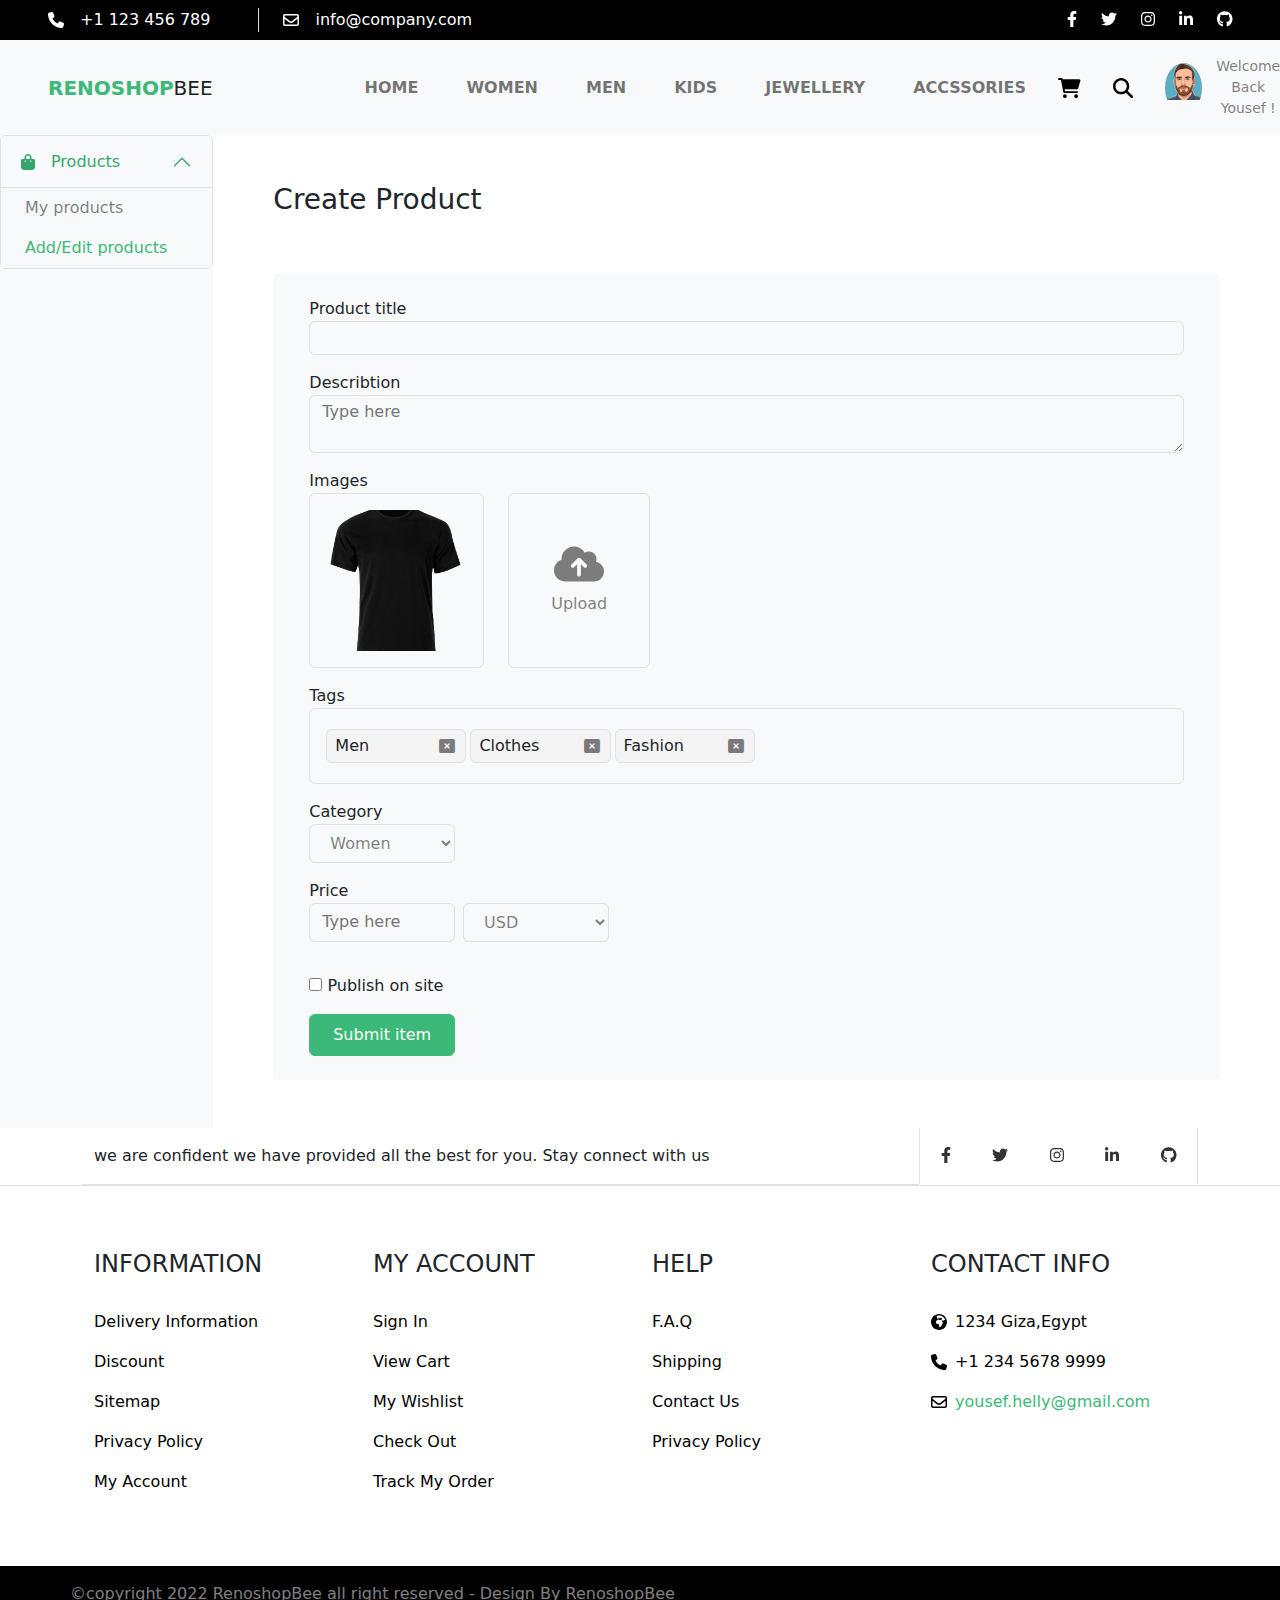
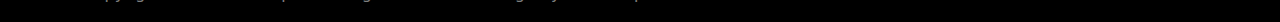
<file: seller-add-product.html>
<!DOCTYPE html>
<html lang="en">

<head>
    <meta charset="UTF-8">
    <meta http-equiv="X-UA-Compatible" content="IE=edge">
    <meta name="viewport" content="width=device-width, initial-scale=1.0">
    <link rel="stylesheet" href="Sass/all.min.css">
    <link rel="stylesheet" href="Sass/scss/bootstrap.css">
    <link rel="stylesheet" href="Sass/style.css">
    <title>RenoshopBee | Add Product</title>
</head>

<body>
    <!--Start Header-->
    <header class="bg-black text-white">
        <!--Social media && contacts Info-->
        <div class="header-social d-flex flex-column flex-md-row  container-fluid  align-items-center">
            <div class="info d-none d-sm-flex py-2 gap-5">
                <div class="phone d-flex align-items-center">
                    <i class="fas fa-phone"></i>
                    <span class="phone number ms-3">+1 123 456 789</span>
                </div>
                <div class="mail d-flex align-items-center ps-4 border-start">
                    <i class="far fa-envelope"></i>
                    <span class="email address ms-3">info@company.com</span>
                </div>
            </div>
            <div class="links d-flex gap-4 align-items-center ms-md-auto ">
                <a class="text-white" href=""><i class="fab fa-facebook-f facebook"></i></a>
                <a class="text-white" href=""><i class="fab fab fa-twitter twitter"></i></a>
                <a class="text-white" href=""><i class="fab fab fa-instagram instagram"></i></a>
                <a class="text-white" href=""><i class="fab fab fa-linkedin-in linkedin"></i></a>
                <a class="text-white" href=""><i class="fab fa-github github"></i></a>
            </div>
        </div>
        <!--Social media && contacts Info-->
        <nav class="navbar navbar-expand-sm navbar-light bg-light">
            <div class="container-fluid flex-sm-column flex-xl-row">
                <a class="navbar-brand text-uppercase" href="index.html"><span
                        class="text-primary fw-bold">RenoShop</span>Bee</a>
                <button class="navbar-toggler d-lg-none" type="button" data-bs-toggle="collapse"
                    data-bs-target="#collapsibleNavId" aria-controls="collapsibleNavId" aria-expanded="false"
                    aria-label="Toggle navigation">
                    <span class="navbar-toggler-icon"></span>
                </button>
                <div class="collapse navbar-collapse flex-column flex-md-row" id="collapsibleNavId">
                    <ul class="navbar-nav  mt-2 mt-lg-0 order-2 order-md-1">
                        <li class="nav-item py-3 px-2 px-lg-3">
                            <a class="nav-link text-uppercase fw-bold" href="index.html">Home</a>
                        </li>
                        <li class="nav-item py-3 px-2 px-lg-3">
                            <a class="nav-link text-uppercase fw-bold" href="shop-grid-full.html">Women</a>
                        </li>
                        <li class="nav-item py-3 px-2 px-lg-3">
                            <a class="nav-link text-uppercase fw-bold" href="shop-grid-full.html">Men</a>
                        </li>
                        <li class="nav-item py-3 px-2 px-lg-3">
                            <a class="nav-link text-uppercase fw-bold" href="shop-grid-full.html">Kids</a>
                        </li>
                        <li class="nav-item py-3 px-2 px-lg-3">
                            <a class="nav-link text-uppercase fw-bold" href="shop-grid-full.html">Jewellery</a>
                        </li>
                        <li class="nav-item py-3 px-2 px-lg-3">
                            <a class="nav-link text-uppercase fw-bold" href="shop-grid-full.html">Accssories</a>
                        </li>
                    </ul>
                    <div class="others d-flex gap-3 order-1">
                        <div class="shopping-cart text-black d-flex align-items-center px-2">
                            <i class="fas fa-shopping-cart button"></i>
                            <div
                                class="card-items d-flex align-items-center justify-content-start flex-column bg-light">
                                <div class="cart-element border-bottom d-flex align-items-center gap-2 p-2 bg-white">
                                    <div class="el-img col-2">
                                        <img class="img-fluid" src="imgs/Hooded Shirt 1.webp" alt="">
                                    </div>
                                    <div class="el-name">
                                        Sporty Sleevlees Gillet
                                    </div>
                                    <div class="d-flex justify-content-around align-items-center gap-1 ms-1">$120
                                        <i class="fas fa-window-close text-danger fs-5"></i>
                                    </div>
                                </div>
                                <div class="cart-element border-bottom d-flex align-items-center gap-2 p-2 bg-white">
                                    <div class="el-img col-2">
                                        <img class="img-fluid" src="imgs/Hooded Shirt 1.webp" alt="">
                                    </div>
                                    <div class="el-name">
                                        Sporty Sleevlees Gillet
                                    </div>
                                    <div class="d-flex justify-content-around align-items-center gap-1 ms-1">$120
                                        <i class="fas fa-window-close text-danger fs-5"></i>
                                    </div>
                                </div>
                                <button class="view-cart btn btn-primary text-white mt-5">View Cart</button>
                            </div>

                        </div>
                        <div class="search-bar text-black d-flex align-items-center px-2">
                            <i class="fas fa-search"></i>
                            <div class="search-form d-flex align-items-center justify-content-center">
                                <input type="search" placeholder="Search">
                                <button class="btn btn-primary text-white">Search</button>
                            </div>
                        </div>
                        <div class="user-info">
                            <div
                                class="min-info d-flex align-items-center justify-content-center gap-2  p-2 rounded-pill">
                                <div class="img img-fluid">
                                    <img class="img-fluid" src="imgs/skills-05.png" alt="" srcset="">
                                </div>
                                <p class="text-black-50 m-0 text-center d-none d-xl-block">Welcome Back <br><span
                                        class="userName">Yousef</span> !</p>
                                <i class="fas fa-chevron-down text-black-50"></i>
                            </div>
                            <div class="user-nav">
                                <ul class="list-unstyled">
                                    <li onclick="window.location.assign(`seller-my-products.html`)"
                                        class="p-2 my-2 border-bottom d-flex align-items-center gap-2">
                                        <i class="far fa-user-circle text-primary"></i>
                                        View Profile
                                    </li>
                                    <li class="p-2 my-2 border-bottom d-flex align-items-center gap-2">
                                        <i class="fas fa-edit text-primary"></i>
                                        Edit Settings
                                    </li>
                                    <li class="p-2 my-2 d-flex align-items-center gap-2">
                                        <i class="fas fa-moon text-primary"></i>
                                        Dark Mode
                                        <div class="Dark-mode-switcher rounded-pill bg-danger"></div>
                                    </li>
                                </ul>
                            </div>
                        </div>
                    </div>
                </div>
            </div>
        </nav>
    </header>
    <!--End Header-->
    <!--Start Dashboard-->
    <section class="dashboard row m-0">
        <nav class="dashboard-nav bg-light col-lg-2 container-fluid p-0">
            <ul class="list-unstyled d-flex justify-content-center align-items-flex-start flex-column">
                <div class="accordion" id="productAccordion">
                    <div class="accordion-item">
                        <h2 class="accordion-header d-flex align-items-center rounded-1" id="headingOne">
                            <button class="accordion-button bg-light " type="button" data-bs-toggle="collapse"
                                data-bs-target="#collapseOne" aria-expanded="true" aria-controls="collapseOne">
                                <i class="fas fa-shopping-bag me-3"></i>
                                Products
                            </button>
                        </h2>
                        <div id="collapseOne" class="accordion-collapse collapse show" aria-labelledby="headingOne"
                            data-bs-parent="#productAccordion">
                            <div class="accordion-body p-0">
                                <ul class="products-list list-unstyled text-primary bg-light px-3">
                                    <li class="py-2 ps-2 "><a class="text-decoration-none text-black-50"
                                            href="seller-my-products.html">My
                                            products</a></li>
                                    <li class="py-2 ps-2 active"><a class="text-decoration-none  active text-primary"
                                            href="seller-add-product.html">Add/Edit
                                            products</a></li>
                                </ul>
                            </div>
                        </div>
                    </div>
                </div>
            </ul>
        </nav>
        <div class="products-content col-lg-10">
            <div class="header-content d-flex align-items-center justify-content-between p-5 pb-0">
                <h3>Create Product</h3>
            </div>
            <div class="grid-content m-2 m-lg-5 py-2 bg-light rounded">
                <div class="product-add-form px-5 py-3 row">
                    <label class="p-0" for="p-t">Product title</label>
                    <input class="border rounded bg-light py-1 mb-3" type="text" name="product-title" id="p-t">
                    <label class="p-0" for="p-d">Describtion</label>
                    <textarea placeholder="Type here" class="border rounded bg-light py-1 mb-3"
                        name="Product-Describtion" id="p-d"></textarea>
                    <span class="imgs p-0">Images</span>
                    <div class="imgs-holder row gap-4 justify-content-center justify-content-md-start">
                        <div class="img mb-3 col-2 p-0">
                            <img class="img-fluid p-3 border rounded d-flex flex-column align-items-center h-100 w-100"
                                src="imgs/product-add.png" alt="">
                            <div class="expand bg-light rounded-circle justify-content-center align-items-center">
                                <i class="fas fa-expand text-black-50"></i>
                            </div>
                            <div class="del bg-light rounded-circle justify-content-center align-items-center">
                                <i class="fas fa-trash text-black-50"></i>
                            </div>
                        </div>
                        <div class="img-upload mb-3 col-md-2 p-0">
                            <input class="mb-3" type="file" accept="image/*" id="p-i" hidden>
                            <label
                                class="p-4 border rounded h-100 d-flex flex-column align-items-center justify-content-center text-black-50"
                                for="p-i"><i class="fas fa-cloud-upload-alt fs-1 text-black-50 mb-2"></i>Upload</label>
                        </div>
                    </div>
                    <label class="p-0" for="">Tags</label>
                    <div class="product-tags border rounded p-3 mx-0 mb-3 row">
                        <span class="tag tag-men border rounded ps-2 pe-5 py-1 me-md-1 my-1 col-6 col-md-2">Men</span>
                        <span
                            class="tag tag-clothes border rounded ps-2 pe-5 py-1 me-md-1 my-1 col-6 col-md-2">Clothes</span>
                        <span
                            class="tag tag-fashion border rounded ps-2 pe-5 py-1 me-md-1 my-1 col-6 col-md-2">Fashion</span>
                        <input type="text" class="addTag bg-light border-0 col-6 col-md-2">
                    </div>
                    <label class="p-0" for="p-c">Category</label>
                    <select class="border bg-light px-3 py-2 col-md-2 mb-3 rounded text-black-50" name="category"
                        id="p-c">
                        <option value="Women">Women</option>
                        <option value="Men">Men</option>
                        <option value="Kids">Kids</option>
                        <option value="Jewellery">Jewellery</option>
                        <option value="Accssories">Accssories</option>
                    </select>
                    <label class="p-0" for="p-p">Price</label>
                    <input class="border rounded bg-light py-1 mb-md-3 col-8 col-md-2" type="text"
                        placeholder="Type here" name="product-title" id="p-p">
                    <select class="border bg-light px-3 py-2 col-4 col-md-2 mb-md-3 rounded ms-md-2 text-black-50"
                        name="Currency" id="p-c">
                        <option value="usd">USD</option>
                        <option value="egp">EGP</option>
                        <option value="sar">SAR</option>
                        <option value="cad">CAD</option>
                    </select>
                    <div class="check-box my-3 p-0">
                        <input type="checkbox" id="publish-on-site" name="publish-site">
                        <label for="publish-on-site">Publish on site</label>
                    </div>
                    <button class="btn btn-primary text-white col-md-2 py-2">Submit item</button>
                </div>
                <div class="expanded-img">
                    <img src="imgs/offer-2.jpg">
                    <span class="img-description">lablaba</span>
                    <div class="close">
                        <i class="far fa-window-close"></i>
                    </div>
                </div>
            </div>
        </div>
        </div>
    </section>
    <!--End Dashboard-->
    <!--Start Footer-->
    <footer class="">
        <div class="container footer-social row align-items-center justify-content-center mx-auto">
            <p class="col-md-6 col-lg-9 py-3 m-0 border-bottom border-md-0 text-center text-md-start">we are confident
                we have provided all the
                best for you. Stay connect with
                us</p>
            <div class="links col-md-6 col-lg-3 d-flex gap-4 align-items-center py-3 
            border-start border-end">
                <a class="text-secondary" href=""><i class="fab fa-facebook-f facebook"></i></a>
                <a class="text-secondary" href=""><i class="fab fab fa-twitter twitter"></i></a>
                <a class="text-secondary" href=""><i class="fab fab fa-instagram instagram"></i></a>
                <a class="text-secondary" href=""><i class="fab fab fa-linkedin-in linkedin"></i></a>
                <a class="text-secondary" href=""><i class="fab fa-github github"></i></a>
            </div>
        </div>
        <div class="footer-nav border-top m-0 pb-5 pt-3">
            <div class="container row mx-auto">
                <div class="info col-md-6 col-lg-3">
                    <h4 class="header text-uppercase pt-5 pb-3">Information</h4>
                    <ul class="list-unstyled">
                        <a href="">
                            <li class="py-2">Delivery Information</li>
                        </a>
                        <a href="">
                            <li class="py-2">Discount</li>
                        </a>
                        <a href="">
                            <li class="py-2">Sitemap</li>
                        </a>
                        <a href="">
                            <li class="py-2">Privacy Policy</li>
                        </a>
                        <a href="admin-view-products.html">
                            <li class="py-2">My Account</li>
                        </a>
                    </ul>
                </div>
                <div class="my-account col-md-6 col-lg-3">
                    <h4 class="header text-uppercase pt-5 pb-3">My Account</h4>
                    <ul class="list-unstyled">
                        <a href="login.html">
                            <li class="py-2">Sign In</li>
                        </a>
                        <a href="cart.html">
                            <li class="py-2">View Cart</li>
                        </a>
                        <a href="">
                            <li class="py-2">My Wishlist</li>
                        </a>
                        <a href="">
                            <li class="py-2">Check Out</li>
                        </a>
                        <a href="">
                            <li class="py-2">Track My Order</li>
                        </a>
                    </ul>
                </div>
                <div class="help col-md-6 col-lg-3">
                    <h4 class="header text-uppercase pt-5 pb-3">Help</h4>
                    <ul class="list-unstyled">
                        <a href="">
                            <li class="py-2">F.A.Q</li>
                        </a>
                        <a href="">
                            <li class="py-2">Shipping</li>
                        </a>
                        <a href="">
                            <li class="py-2">Contact Us</li>
                        </a>
                        <a href="">
                            <li class="py-2">Privacy Policy</li>
                        </a>
                    </ul>
                </div>
                <div class="contact col-md-6 col-lg-3">
                    <h4 class="header text-uppercase pt-5 pb-3">Contact Info</h4>
                    <ul class="list-unstyled">
                        <a class="d-flex align-items-center gap-2" href="">
                            <i class="fas fa-globe-africa"></i>
                            <li class="py-2">1234 Giza,Egypt</li>
                        </a>
                        <a class="d-flex align-items-center gap-2" href="">
                            <i class="fas fa-phone"></i>
                            <li class="py-2">+1 234 5678 9999</li>
                        </a>
                        <a class="d-flex align-items-center gap-2" href="mailto:yousef.helly@gmail.com">
                            <i class="far fa-envelope"></i>
                            <li class="py-2 text-primary">yousef.helly@gmail.com</li>
                        </a>
                    </ul>
                </div>
            </div>
        </div>
        <div class="copy-rights bg-black">
            <p class="container mx-auto text-white-50 m-0 py-3 px-0">&copy;copyright 2022 RenoshopBee all right
                reserved -
                Design By
                RenoshopBee</p>
        </div>
    </footer>
    <!--End Footer-->
    <script src="all.min.js"></script>
    <script src="bootstrap.min.js"></script>
    <script src="main.js"></script>
    <script src="admin-products.js"></script>
</body>

</html>
</file>
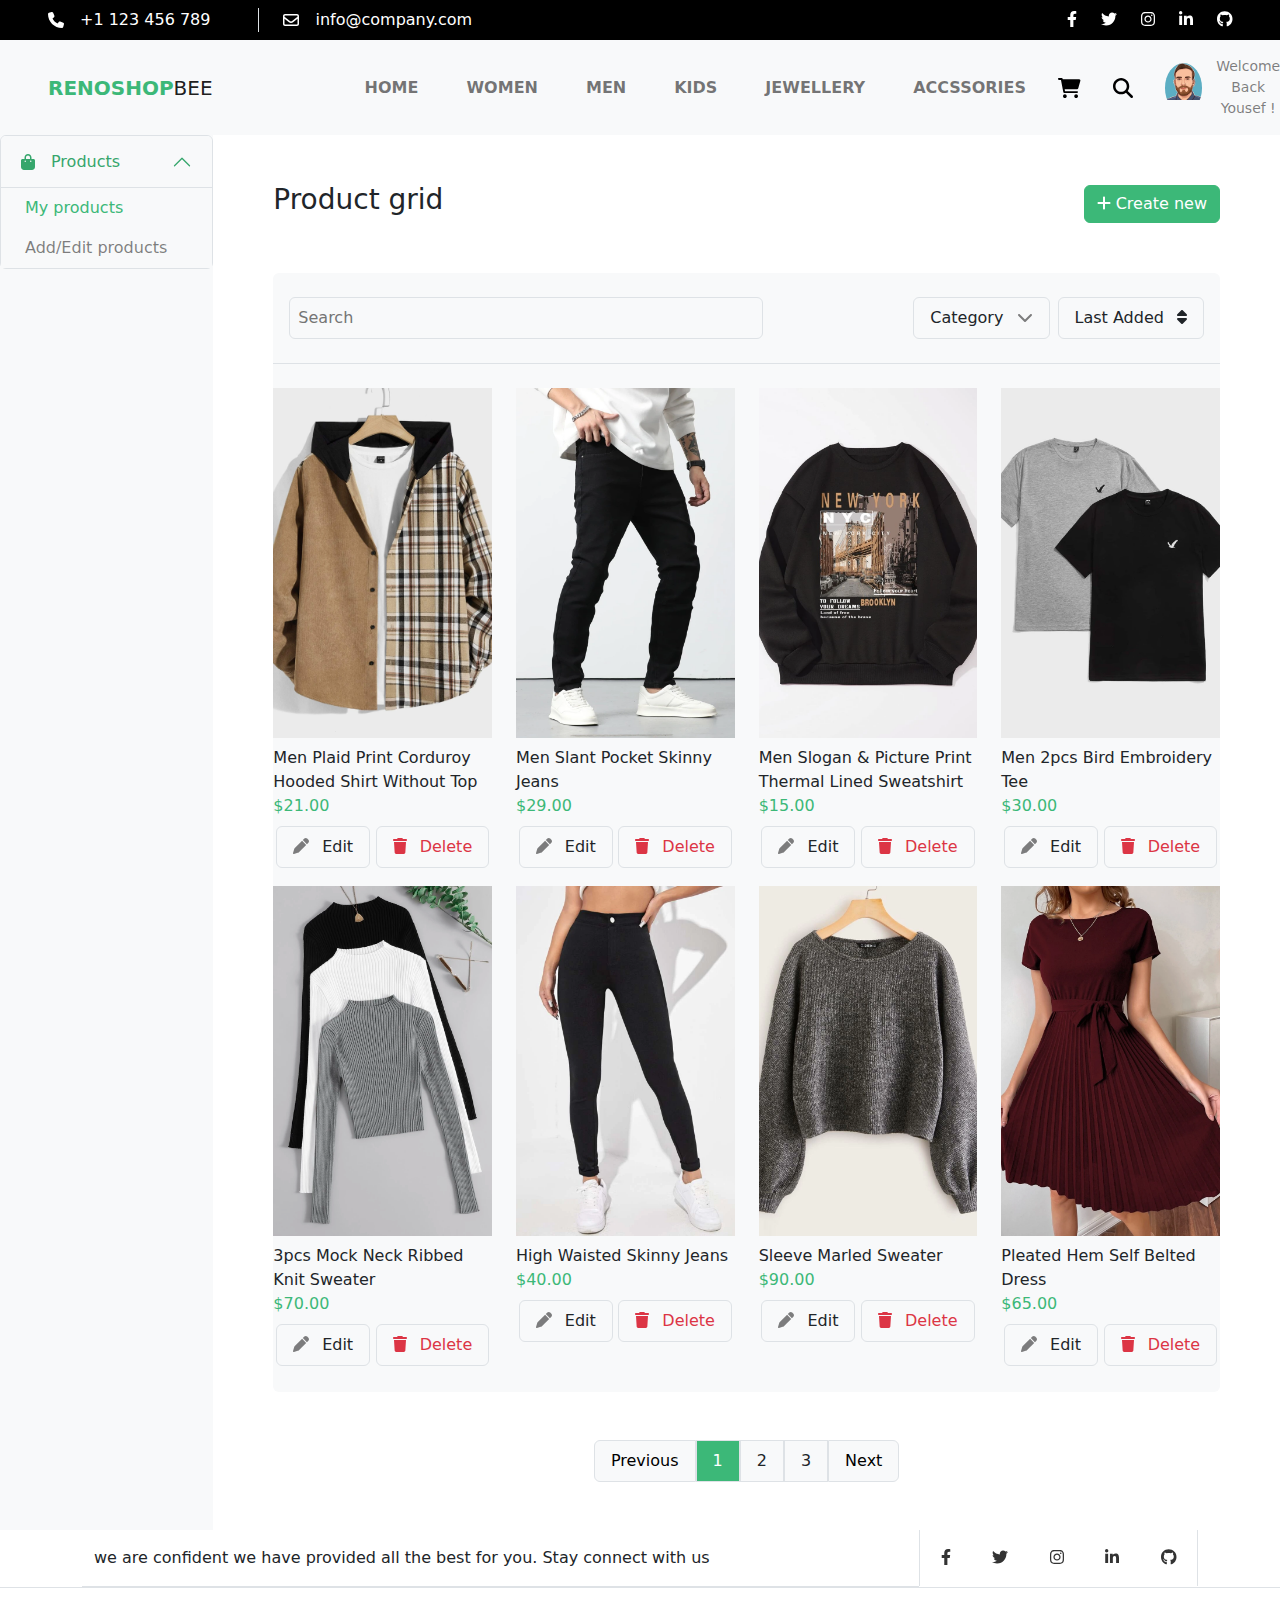
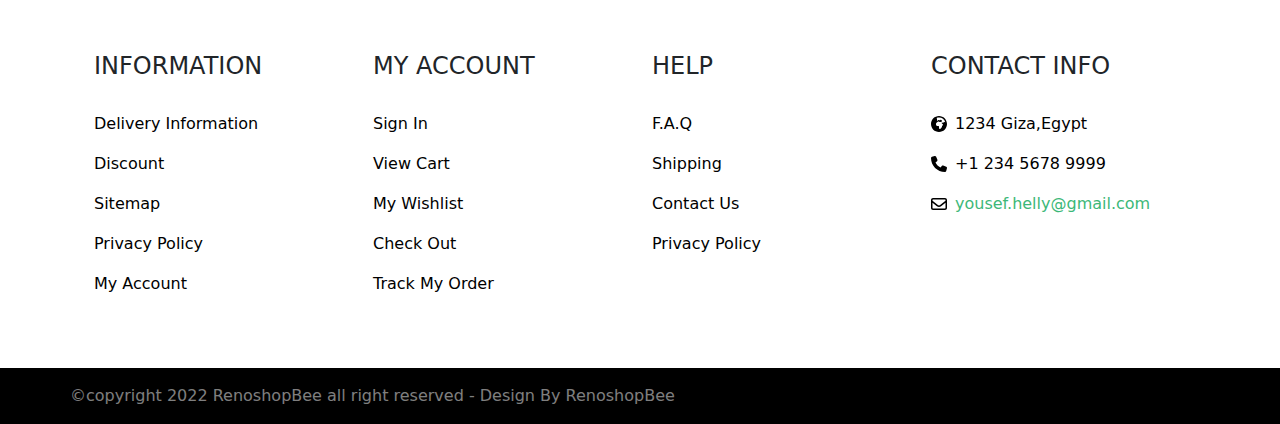
<file: seller-my-products.html>
<!DOCTYPE html>
<html lang="en">

<head>
    <meta charset="UTF-8">
    <meta http-equiv="X-UA-Compatible" content="IE=edge">
    <meta name="viewport" content="width=device-width, initial-scale=1.0">
    <link rel="stylesheet" href="Sass/all.min.css">
    <link rel="stylesheet" href="Sass/scss/bootstrap.css">
    <link rel="stylesheet" href="Sass/style.css">
    <title>RenoshopBee | My Products</title>
</head>

<body>
    <!--Start Header-->
    <header class="bg-black text-white">
        <!--Social media && contacts Info-->
        <div class="header-social d-flex flex-column flex-md-row  container-fluid  align-items-center">
            <div class="info d-none d-sm-flex py-2 gap-5">
                <div class="phone d-flex align-items-center">
                    <i class="fas fa-phone"></i>
                    <span class="phone number ms-3">+1 123 456 789</span>
                </div>
                <div class="mail d-flex align-items-center ps-4 border-start">
                    <i class="far fa-envelope"></i>
                    <span class="email address ms-3">info@company.com</span>
                </div>
            </div>
            <div class="links d-flex gap-4 align-items-center ms-md-auto ">
                <a class="text-white" href=""><i class="fab fa-facebook-f facebook"></i></a>
                <a class="text-white" href=""><i class="fab fab fa-twitter twitter"></i></a>
                <a class="text-white" href=""><i class="fab fab fa-instagram instagram"></i></a>
                <a class="text-white" href=""><i class="fab fab fa-linkedin-in linkedin"></i></a>
                <a class="text-white" href=""><i class="fab fa-github github"></i></a>
            </div>
        </div>
        <!--Social media && contacts Info-->
        <nav class="navbar navbar-expand-sm navbar-light bg-light">
            <div class="container-fluid flex-sm-column flex-xl-row">
                <a class="navbar-brand text-uppercase" href="index.html"><span
                        class="text-primary fw-bold">RenoShop</span>Bee</a>
                <button class="navbar-toggler d-lg-none" type="button" data-bs-toggle="collapse"
                    data-bs-target="#collapsibleNavId" aria-controls="collapsibleNavId" aria-expanded="false"
                    aria-label="Toggle navigation">
                    <span class="navbar-toggler-icon"></span>
                </button>
                <div class="collapse navbar-collapse flex-column flex-md-row" id="collapsibleNavId">
                    <ul class="navbar-nav  mt-2 mt-lg-0 order-2 order-md-1">
                        <li class="nav-item py-3 px-2 px-lg-3">
                            <a class="nav-link text-uppercase fw-bold" href="index.html">Home</a>
                        </li>
                        <li class="nav-item py-3 px-2 px-lg-3">
                            <a class="nav-link text-uppercase fw-bold" href="shop-grid-full.html">Women</a>
                        </li>
                        <li class="nav-item py-3 px-2 px-lg-3">
                            <a class="nav-link text-uppercase fw-bold" href="shop-grid-full.html">Men</a>
                        </li>
                        <li class="nav-item py-3 px-2 px-lg-3">
                            <a class="nav-link text-uppercase fw-bold" href="shop-grid-full.html">Kids</a>
                        </li>
                        <li class="nav-item py-3 px-2 px-lg-3">
                            <a class="nav-link text-uppercase fw-bold" href="shop-grid-full.html">Jewellery</a>
                        </li>
                        <li class="nav-item py-3 px-2 px-lg-3">
                            <a class="nav-link text-uppercase fw-bold" href="shop-grid-full.html">Accssories</a>
                        </li>
                    </ul>
                    <div class="others d-flex gap-3 order-1">
                        <div class="shopping-cart text-black d-flex align-items-center px-2">
                            <i class="fas fa-shopping-cart button"></i>
                            <div
                                class="card-items d-flex align-items-center justify-content-start flex-column bg-light">
                                <div class="cart-element border-bottom d-flex align-items-center gap-2 p-2 bg-white">
                                    <div class="el-img col-2">
                                        <img class="img-fluid" src="imgs/Hooded Shirt 1.webp" alt="">
                                    </div>
                                    <div class="el-name">
                                        Sporty Sleevlees Gillet
                                    </div>
                                    <div class="d-flex justify-content-around align-items-center gap-1 ms-1">$120
                                        <i class="fas fa-window-close text-danger fs-5"></i>
                                    </div>
                                </div>
                                <div class="cart-element border-bottom d-flex align-items-center gap-2 p-2 bg-white">
                                    <div class="el-img col-2">
                                        <img class="img-fluid" src="imgs/Hooded Shirt 1.webp" alt="">
                                    </div>
                                    <div class="el-name">
                                        Sporty Sleevlees Gillet
                                    </div>
                                    <div class="d-flex justify-content-around align-items-center gap-1 ms-1">$120
                                        <i class="fas fa-window-close text-danger fs-5"></i>
                                    </div>
                                </div>
                                <button class="view-cart btn btn-primary text-white mt-5">View Cart</button>
                            </div>

                        </div>
                        <div class="search-bar text-black d-flex align-items-center px-2">
                            <i class="fas fa-search"></i>
                            <div class="search-form d-flex align-items-center justify-content-center">
                                <input type="search" placeholder="Search">
                                <button class="btn btn-primary text-white">Search</button>
                            </div>
                        </div>
                        <div class="user-info">
                            <div
                                class="min-info d-flex align-items-center justify-content-center gap-2  p-2 rounded-pill">
                                <div class="img img-fluid">
                                    <img class="img-fluid" src="imgs/skills-05.png" alt="" srcset="">
                                </div>
                                <p class="text-black-50 m-0 text-center d-none d-xl-block">Welcome Back <br><span
                                        class="userName">Yousef</span> !</p>
                                <i class="fas fa-chevron-down text-black-50"></i>
                            </div>
                            <div class="user-nav">
                                <ul class="list-unstyled">
                                    <li onclick="window.location.assign(`seller-my-products.html`)"
                                        class="p-2 my-2 border-bottom d-flex align-items-center gap-2">
                                        <i class="far fa-user-circle text-primary"></i>
                                        View Profile
                                    </li>
                                    <li class="p-2 my-2 border-bottom d-flex align-items-center gap-2">
                                        <i class="fas fa-edit text-primary"></i>
                                        Edit Settings
                                    </li>
                                    <li class="p-2 my-2 d-flex align-items-center gap-2">
                                        <i class="fas fa-moon text-primary"></i>
                                        Dark Mode
                                        <div class="Dark-mode-switcher rounded-pill bg-danger"></div>
                                    </li>
                                </ul>
                            </div>
                        </div>
                    </div>
                </div>
            </div>
        </nav>
    </header>
    <!--End Header-->
    <!--Start Dashboard-->
    <section class="dashboard row m-0">
        <nav class="dashboard-nav bg-light col-lg-2 container-fluid p-0">
            <ul class="list-unstyled d-flex justify-content-center align-items-flex-start flex-column">
                <div class="accordion" id="productAccordion">
                    <div class="accordion-item">
                        <h2 class="accordion-header d-flex align-items-center rounded-1" id="headingOne">
                            <button class="accordion-button bg-light " type="button" data-bs-toggle="collapse"
                                data-bs-target="#collapseOne" aria-expanded="true" aria-controls="collapseOne">
                                <i class="fas fa-shopping-bag me-3"></i>
                                Products
                            </button>
                        </h2>
                        <div id="collapseOne" class="accordion-collapse collapse show" aria-labelledby="headingOne"
                            data-bs-parent="#productAccordion">
                            <div class="accordion-body p-0">
                                <ul class="products-list list-unstyled text-primary bg-light px-3">
                                    <li class="py-2 ps-2 active"><a class="text-decoration-none active text-primary"
                                            href="seller-my-products.html">My
                                            products</a></li>
                                    <li class="py-2 ps-2"><a class="text-decoration-none text-black-50"
                                            href="seller-add-product.html">Add/Edit
                                            products</a></li>
                                </ul>
                            </div>
                        </div>
                    </div>
                </div>
            </ul>
        </nav>
        <div class="products-content col-lg-10">
            <div
                class="header-content d-flex align-items-center justify-content-between p-5 pb-0 flex-column flex-md-row gap-3 gap-lg-0">
                <h3>Product grid</h3>
                <button class="btn btn-primary text-white" onclick="openSellerAddPage()">
                    <i class="fas fa-plus"></i>
                    Create new
                </button>
            </div>
            <div class="grid-content m-2 m-lg-5 py-2 bg-light rounded">
                <div
                    class="product-search d-flex justify-content-between align-items-center border-bottom flex-column flex-lg-row">
                    <input type="search" placeholder="Search"
                        class="bg-light p-2 rounded border col-10 col-lg-6 mx-3 mt-3 mb-4">
                    <div class="filters d-flex gap-2 me-3 mt-3 mb-4">
                        <div class="text-capitalize category py-2 px-3 border rounded">
                            category
                            <i class="fas fa-chevron-down text-black-50 arrow ms-2"></i>
                        </div>
                        <div class="text-capitalize py-2 px-3 border rounded">
                            Last added
                            <i class="fas fa-sort ms-2"></i>
                        </div>
                    </div>
                </div>
                <div class="products-grid row pt-4">
                    <div class="product-card col-md-6 col-lg-4 col-xl-3">
                        <div class="product-img">
                            <img class="img-fluid" src="imgs/Hooded Shirt 1.webp" alt="product">
                            <div class="product-buttons">
                                <div class="add-to-cart">
                                    <i class="fas fa-shopping-cart"></i>
                                </div>
                                <div class="add-to-wishlist">
                                    <i class="fas fa-heart"></i>
                                </div>
                                <div class="return-product">
                                    <i class="fas fa-retweet"></i>
                                </div>
                            </div>
                        </div>
                        <div class="product-name text-capitalize pt-2">
                            Men Plaid Print Corduroy Hooded Shirt Without Top
                        </div>
                        <div class="product-price mb-2">21</div>
                        <div class="modify d-flex justify-content-around">
                            <div class="edit py-2 px-3 border rounded" onclick="openSellerAddPage()">
                                <i class="fas fa-pen text-black-50 me-2"></i>
                                Edit
                            </div>
                            <div class="del text-danger py-2 px-3 border rounded" data-bs-toggle="modal"
                                data-bs-target="#exampleModal">
                                <i class="fas fa-trash me-2"></i>
                                Delete
                            </div>
                        </div>
                    </div>
                    <div class="product-card col-md-6 col-lg-4 col-xl-3">
                        <div class="product-img">
                            <img class="img-fluid" src="imgs/skinny jeans.webp" alt="product">
                            <div class="product-buttons">
                                <div class="add-to-cart">
                                    <i class="fas fa-shopping-cart"></i>
                                </div>
                                <div class="add-to-wishlist">
                                    <i class="fas fa-heart"></i>
                                </div>
                                <div class="return-product">
                                    <i class="fas fa-retweet"></i>
                                </div>
                            </div>
                        </div>
                        <div class="product-name text-capitalize pt-2">
                            Men Slant Pocket Skinny Jeans
                        </div>
                        <div class="product-price mb-2">29</div>
                        <div class="modify d-flex justify-content-around">
                            <div class="edit py-2 px-3 border rounded" onclick="openSellerAddPage()">
                                <i class="fas fa-pen text-black-50 me-2"></i>
                                Edit
                            </div>
                            <div class="del text-danger py-2 px-3 border rounded" data-bs-toggle="modal"
                                data-bs-target="#exampleModal">
                                <i class="fas fa-trash me-2"></i>
                                Delete
                            </div>
                        </div>
                    </div>
                    <div class="product-card col-md-6 col-lg-4 col-xl-3">
                        <div class="product-img">
                            <img class="img-fluid" src="imgs/sweetshirt.webp" alt="product">
                            <div class="product-buttons">
                                <div class="add-to-cart">
                                    <i class="fas fa-shopping-cart"></i>
                                </div>
                                <div class="add-to-wishlist">
                                    <i class="fas fa-heart"></i>
                                </div>
                                <div class="return-product">
                                    <i class="fas fa-retweet"></i>
                                </div>
                            </div>
                        </div>
                        <div class="product-name text-capitalize pt-2">
                            Men Slogan & Picture Print Thermal Lined Sweatshirt
                        </div>
                        <div class="product-price mb-2">15</div>
                        <div class="modify d-flex justify-content-around">
                            <div class="edit py-2 px-3 border rounded" onclick="openSellerAddPage()">
                                <i class="fas fa-pen text-black-50 me-2"></i>
                                Edit
                            </div>
                            <div class="del text-danger py-2 px-3 border rounded" data-bs-toggle="modal"
                                data-bs-target="#exampleModal">
                                <i class="fas fa-trash me-2"></i>
                                Delete
                            </div>
                        </div>
                    </div>
                    <div class="product-card col-md-6 col-lg-4 col-xl-3">
                        <div class="product-img">
                            <img class="img-fluid" src="imgs/shirts.webp" alt="product">
                            <div class="product-buttons">
                                <div class="add-to-cart">
                                    <i class="fas fa-shopping-cart"></i>
                                </div>
                                <div class="add-to-wishlist">
                                    <i class="fas fa-heart"></i>
                                </div>
                                <div class="return-product">
                                    <i class="fas fa-retweet"></i>
                                </div>
                            </div>
                        </div>
                        <div class="product-name text-capitalize pt-2">
                            Men 2pcs Bird Embroidery Tee
                        </div>
                        <div class="product-price mb-2">30</div>
                        <div class="modify d-flex justify-content-around">
                            <div class="edit py-2 px-3 border rounded" onclick="openSellerAddPage()">
                                <i class="fas fa-pen text-black-50 me-2"></i>
                                Edit
                            </div>
                            <div class="del text-danger py-2 px-3 border rounded" data-bs-toggle="modal"
                                data-bs-target="#exampleModal">
                                <i class="fas fa-trash me-2"></i>
                                Delete
                            </div>
                        </div>
                    </div>
                    <div class="product-card col-md-6 col-lg-4 col-xl-3">
                        <div class="product-img">
                            <img class="img-fluid" src="imgs/mockneck.webp" alt="product">
                            <div class="product-buttons">
                                <div class="add-to-cart">
                                    <i class="fas fa-shopping-cart"></i>
                                </div>
                                <div class="add-to-wishlist">
                                    <i class="fas fa-heart"></i>
                                </div>
                                <div class="return-product">
                                    <i class="fas fa-retweet"></i>
                                </div>
                            </div>
                        </div>
                        <div class="product-name text-capitalize pt-2">
                            3pcs Mock Neck Ribbed Knit Sweater
                        </div>
                        <div class="product-price mb-2">70</div>
                        <div class="modify d-flex justify-content-around">
                            <div class="edit py-2 px-3 border rounded" onclick="openSellerAddPage()">
                                <i class="fas fa-pen text-black-50 me-2"></i>
                                Edit
                            </div>
                            <div class="del text-danger py-2 px-3 border rounded" data-bs-toggle="modal"
                                data-bs-target="#exampleModal">
                                <i class="fas fa-trash me-2"></i>
                                Delete
                            </div>
                        </div>
                    </div>
                    <div class="product-card col-md-6 col-lg-4 col-xl-3">
                        <div class="product-img">
                            <img class="img-fluid" src="imgs/highwaisted.webp" alt="product">
                            <div class="product-buttons">
                                <div class="add-to-cart">
                                    <i class="fas fa-shopping-cart"></i>
                                </div>
                                <div class="add-to-wishlist">
                                    <i class="fas fa-heart"></i>
                                </div>
                                <div class="return-product">
                                    <i class="fas fa-retweet"></i>
                                </div>
                            </div>
                        </div>
                        <div class="product-name text-capitalize pt-2">
                            High Waisted Skinny Jeans
                        </div>
                        <div class="product-price mb-2">40</div>
                        <div class="modify d-flex justify-content-around">
                            <div class="edit py-2 px-3 border rounded" onclick="openSellerAddPage()">
                                <i class="fas fa-pen text-black-50 me-2"></i>
                                Edit
                            </div>
                            <div class="del text-danger py-2 px-3 border rounded" data-bs-toggle="modal"
                                data-bs-target="#exampleModal">
                                <i class="fas fa-trash me-2"></i>
                                Delete
                            </div>
                        </div>
                    </div>
                    <div class="product-card col-md-6 col-lg-4 col-xl-3">
                        <div class="product-img">
                            <img class="img-fluid" src="imgs/sweater.webp" alt="product">
                            <div class="product-buttons">
                                <div class="add-to-cart">
                                    <i class="fas fa-shopping-cart"></i>
                                </div>
                                <div class="add-to-wishlist">
                                    <i class="fas fa-heart"></i>
                                </div>
                                <div class="return-product">
                                    <i class="fas fa-retweet"></i>
                                </div>
                            </div>
                        </div>
                        <div class="product-name text-capitalize pt-2">
                            Sleeve Marled Sweater
                        </div>
                        <div class="product-price mb-2">90</div>
                        <div class="modify d-flex justify-content-around">
                            <div class="edit py-2 px-3 border rounded" onclick="openSellerAddPage()">
                                <i class="fas fa-pen text-black-50 me-2"></i>
                                Edit
                            </div>
                            <div class="del text-danger py-2 px-3 border rounded" data-bs-toggle="modal"
                                data-bs-target="#exampleModal">
                                <i class="fas fa-trash me-2"></i>
                                Delete
                            </div>
                        </div>
                    </div>
                    <div class="product-card col-md-6 col-lg-4 col-xl-3">
                        <div class="product-img">
                            <img class="img-fluid" src="imgs/dress.webp" alt="product">
                            <div class="product-buttons">
                                <div class="add-to-cart">
                                    <i class="fas fa-shopping-cart"></i>
                                </div>
                                <div class="add-to-wishlist">
                                    <i class="fas fa-heart"></i>
                                </div>
                                <div class="return-product">
                                    <i class="fas fa-retweet"></i>
                                </div>
                            </div>
                        </div>
                        <div class="product-name text-capitalize pt-2">
                            Pleated Hem Self Belted Dress
                        </div>
                        <div class="product-price mb-2">65</div>
                        <div class="modify d-flex justify-content-around">
                            <div class="edit py-2 px-3 border rounded" onclick="openSellerAddPage()">
                                <i class="fas fa-pen text-black-50 me-2"></i>
                                Edit
                            </div>
                            <div class="del text-danger py-2 px-3 border rounded" data-bs-toggle="modal"
                                data-bs-target="#exampleModal">
                                <i class="fas fa-trash me-2"></i>
                                Delete
                            </div>
                        </div>
                    </div>
                </div>
            </div>
            <!-- Modal -->
            <div class="modal fade" id="exampleModal" tabindex="-1" aria-labelledby="exampleModalLabel"
                aria-hidden="true">
                <div class="modal-dialog modal-dialog-centered">
                    <div class="modal-content">
                        <div class="modal-header">
                            <h5 class="modal-title" id="exampleModalLabel">Delete a Product</h5>
                            <button type="button" class="btn-close" data-bs-dismiss="modal" aria-label="Close"></button>
                        </div>
                        <div class="modal-body">
                            <p class="text-black-50">You are going to Delete <span class="deletedEl">element</span> from
                                products</p>
                        </div>
                        <div class="modal-footer">
                            <button type="button" class="btn btn-secondary" data-bs-dismiss="modal">Close</button>
                            <button type="button" class="btn btn-danger del" data-bs-dismiss="modal">Delete</button>
                        </div>
                    </div>
                </div>
            </div>
            <div class="pages mx-5 my-5 d-flex justify-content-center">
                <button class="prev-btn rounded border bg-light px-3">
                    Previous
                </button>
                <span class="py-2 active px-3 bg-primary text-white border">1</span>
                <span class="py-2 px-3 bg-light border">2</span>
                <span class="py-2 px-3 bg-light border">3</span>
                <button class="next-btn rounded border bg-light px-3">
                    Next
                </button>
            </div>
        </div>
        </div>
    </section>
    <!--End Dashboard-->
    <!--Start Footer-->
    <footer class="">
        <div class="container footer-social row align-items-center justify-content-center mx-auto">
            <p class="col-md-6 col-lg-9 py-3 m-0 border-bottom border-md-0 text-center text-md-start">we are confident
                we have provided all the
                best for you. Stay connect with
                us</p>
            <div class="links col-md-6 col-lg-3 d-flex gap-4 align-items-center py-3 
            border-start border-end">
                <a class="text-secondary" href=""><i class="fab fa-facebook-f facebook"></i></a>
                <a class="text-secondary" href=""><i class="fab fab fa-twitter twitter"></i></a>
                <a class="text-secondary" href=""><i class="fab fab fa-instagram instagram"></i></a>
                <a class="text-secondary" href=""><i class="fab fab fa-linkedin-in linkedin"></i></a>
                <a class="text-secondary" href=""><i class="fab fa-github github"></i></a>
            </div>
        </div>
        <div class="footer-nav border-top m-0 pb-5 pt-3">
            <div class="container row mx-auto">
                <div class="info col-md-6 col-lg-3">
                    <h4 class="header text-uppercase pt-5 pb-3">Information</h4>
                    <ul class="list-unstyled">
                        <a href="">
                            <li class="py-2">Delivery Information</li>
                        </a>
                        <a href="">
                            <li class="py-2">Discount</li>
                        </a>
                        <a href="">
                            <li class="py-2">Sitemap</li>
                        </a>
                        <a href="">
                            <li class="py-2">Privacy Policy</li>
                        </a>
                        <a href="admin-view-products.html">
                            <li class="py-2">My Account</li>
                        </a>
                    </ul>
                </div>
                <div class="my-account col-md-6 col-lg-3">
                    <h4 class="header text-uppercase pt-5 pb-3">My Account</h4>
                    <ul class="list-unstyled">
                        <a href="login.html">
                            <li class="py-2">Sign In</li>
                        </a>
                        <a href="cart.html">
                            <li class="py-2">View Cart</li>
                        </a>
                        <a href="">
                            <li class="py-2">My Wishlist</li>
                        </a>
                        <a href="">
                            <li class="py-2">Check Out</li>
                        </a>
                        <a href="">
                            <li class="py-2">Track My Order</li>
                        </a>
                    </ul>
                </div>
                <div class="help col-md-6 col-lg-3">
                    <h4 class="header text-uppercase pt-5 pb-3">Help</h4>
                    <ul class="list-unstyled">
                        <a href="">
                            <li class="py-2">F.A.Q</li>
                        </a>
                        <a href="">
                            <li class="py-2">Shipping</li>
                        </a>
                        <a href="">
                            <li class="py-2">Contact Us</li>
                        </a>
                        <a href="">
                            <li class="py-2">Privacy Policy</li>
                        </a>
                    </ul>
                </div>
                <div class="contact col-md-6 col-lg-3">
                    <h4 class="header text-uppercase pt-5 pb-3">Contact Info</h4>
                    <ul class="list-unstyled">
                        <a class="d-flex align-items-center gap-2" href="">
                            <i class="fas fa-globe-africa"></i>
                            <li class="py-2">1234 Giza,Egypt</li>
                        </a>
                        <a class="d-flex align-items-center gap-2" href="">
                            <i class="fas fa-phone"></i>
                            <li class="py-2">+1 234 5678 9999</li>
                        </a>
                        <a class="d-flex align-items-center gap-2" href="mailto:yousef.helly@gmail.com">
                            <i class="far fa-envelope"></i>
                            <li class="py-2 text-primary">yousef.helly@gmail.com</li>
                        </a>
                    </ul>
                </div>
            </div>
        </div>
        <div class="copy-rights bg-black">
            <p class="container mx-auto text-white-50 m-0 py-3 px-0">&copy;copyright 2022 RenoshopBee all right
                reserved -
                Design By
                RenoshopBee</p>
        </div>
    </footer>
    <!--End Footer-->
    <script src="all.min.js"></script>
    <script src="bootstrap.min.js"></script>
    <script src="main.js"></script>
    <script src="admin-products.js"></script>
</body>

</html>
</file>
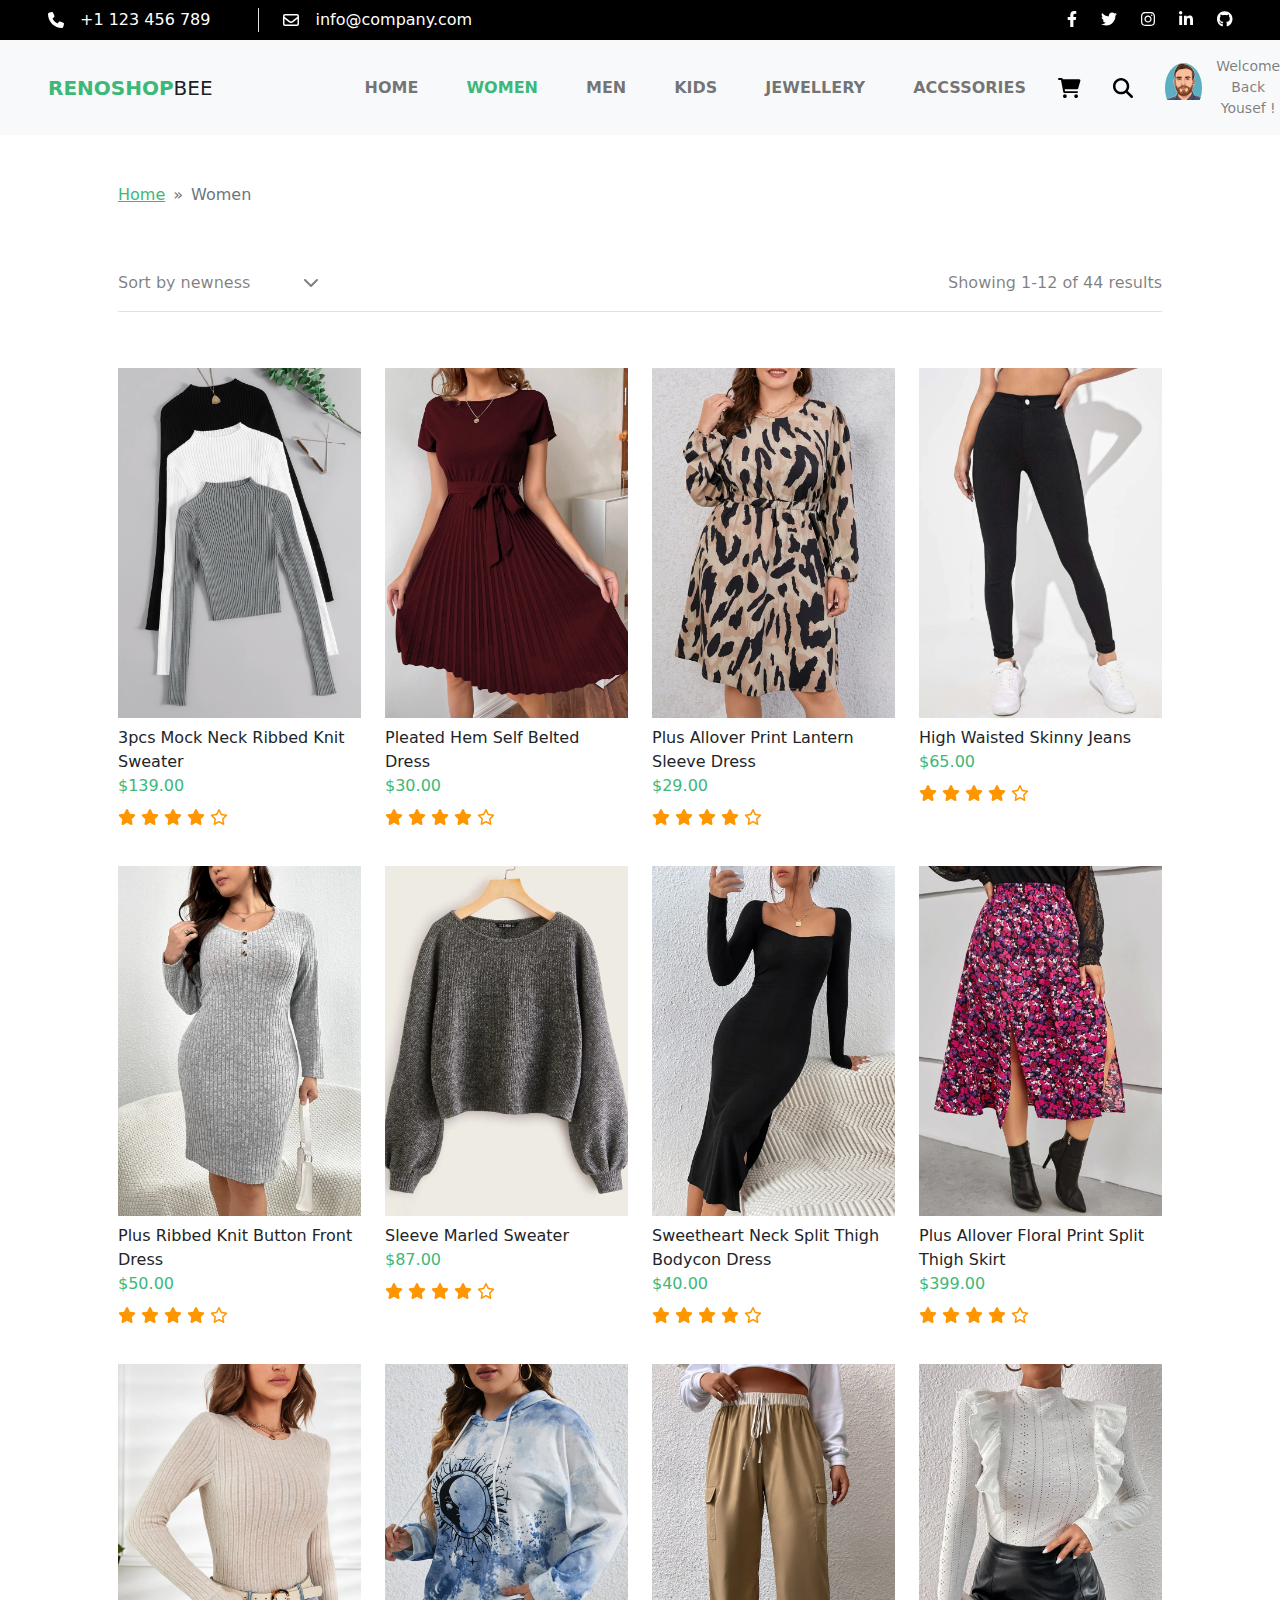
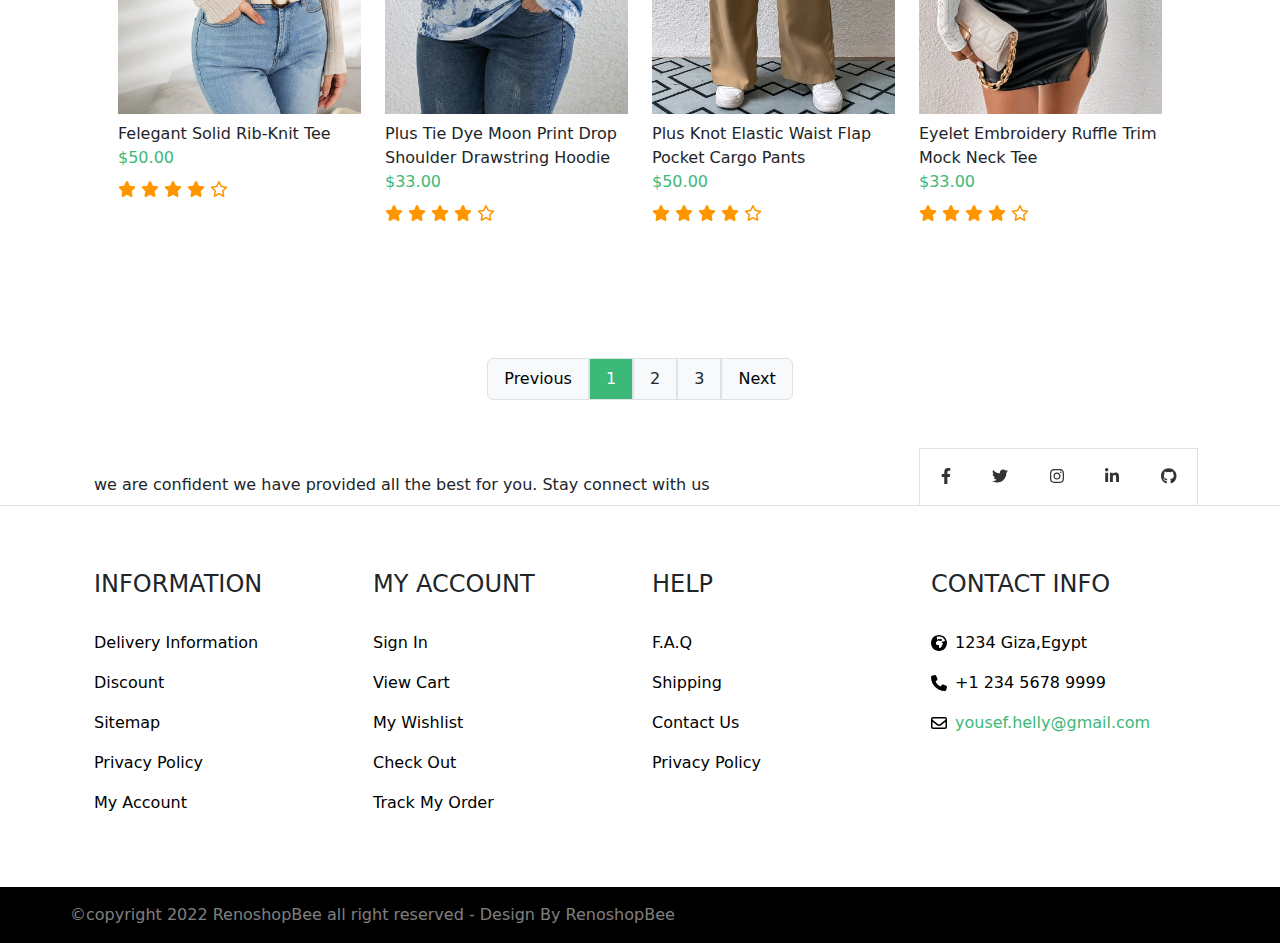
<file: shop-grid-full.html>
<!DOCTYPE html>
<html lang="en">

<head>
    <meta charset="UTF-8">
    <meta http-equiv="X-UA-Compatible" content="IE=edge">
    <meta name="viewport" content="width=device-width, initial-scale=1.0">
    <link rel="stylesheet" href="Sass/all.min.css">
    <link rel="stylesheet" href="Sass/scss/bootstrap.css">
    <link rel="stylesheet" href="Sass/style.css">
    <title>RenoshopBee | Women</title>
</head>

<body>
    <!--Start Header-->
    <header class="bg-black text-white">
        <!--Social media && contacts Info-->
        <div class="header-social d-flex flex-column flex-md-row  container-fluid  align-items-center">
            <div class="info d-none d-sm-flex py-2 gap-5">
                <div class="phone d-flex align-items-center">
                    <i class="fas fa-phone"></i>
                    <span class="phone number ms-3">+1 123 456 789</span>
                </div>
                <div class="mail d-flex align-items-center ps-4 border-start">
                    <i class="far fa-envelope"></i>
                    <span class="email address ms-3">info@company.com</span>
                </div>
            </div>
            <div class="links d-flex gap-4 align-items-center ms-md-auto ">
                <a class="text-white" href=""><i class="fab fa-facebook-f facebook"></i></a>
                <a class="text-white" href=""><i class="fab fab fa-twitter twitter"></i></a>
                <a class="text-white" href=""><i class="fab fab fa-instagram instagram"></i></a>
                <a class="text-white" href=""><i class="fab fab fa-linkedin-in linkedin"></i></a>
                <a class="text-white" href=""><i class="fab fa-github github"></i></a>
            </div>
        </div>
        <!--Social media && contacts Info-->
        <nav class="navbar navbar-expand-sm navbar-light bg-light">
            <div class="container-fluid flex-sm-column flex-xl-row">
                <a class="navbar-brand text-uppercase" href="index.html"><span
                        class="text-primary fw-bold">RenoShop</span>Bee</a>
                <button class="navbar-toggler d-lg-none" type="button" data-bs-toggle="collapse"
                    data-bs-target="#collapsibleNavId" aria-controls="collapsibleNavId" aria-expanded="false"
                    aria-label="Toggle navigation">
                    <span class="navbar-toggler-icon"></span>
                </button>
                <div class="collapse navbar-collapse flex-column flex-md-row" id="collapsibleNavId">
                    <ul class="navbar-nav  mt-2 mt-lg-0 order-2 order-md-1">
                        <li class="nav-item py-3 px-2 px-lg-3">
                            <a class="nav-link text-uppercase fw-bold" href="index.html">Home</a>
                        </li>
                        <li class="nav-item active py-3 px-2 px-lg-3">
                            <a class="nav-link text-uppercase fw-bold" href="shop-grid-full.html">Women</a>
                        </li>
                        <li class="nav-item py-3 px-2 px-lg-3">
                            <a class="nav-link text-uppercase fw-bold" href="shop-grid-full.html">Men</a>
                        </li>
                        <li class="nav-item py-3 px-2 px-lg-3">
                            <a class="nav-link text-uppercase fw-bold" href="shop-grid-full.html">Kids</a>
                        </li>
                        <li class="nav-item py-3 px-2 px-lg-3">
                            <a class="nav-link text-uppercase fw-bold" href="shop-grid-full.html">Jewellery</a>
                        </li>
                        <li class="nav-item py-3 px-2 px-lg-3">
                            <a class="nav-link text-uppercase fw-bold" href="shop-grid-full.html">Accssories</a>
                        </li>
                    </ul>
                    <div class="others d-flex gap-3 order-1">
                        <div class="shopping-cart text-black d-flex align-items-center px-2">
                            <i class="fas fa-shopping-cart button"></i>
                            <div
                                class="card-items d-flex align-items-center justify-content-start flex-column bg-light">
                                <div class="cart-element border-bottom d-flex align-items-center gap-2 p-2 bg-white">
                                    <div class="el-img col-2">
                                        <img class="img-fluid" src="imgs/Hooded Shirt 1.webp" alt="">
                                    </div>
                                    <div class="el-name">
                                        Sporty Sleevlees Gillet
                                    </div>
                                    <div class="d-flex justify-content-around align-items-center gap-1 ms-1">$120
                                        <i class="fas fa-window-close text-danger fs-5"></i>
                                    </div>
                                </div>
                                <div class="cart-element border-bottom d-flex align-items-center gap-2 p-2 bg-white">
                                    <div class="el-img col-2">
                                        <img class="img-fluid" src="imgs/Hooded Shirt 1.webp" alt="">
                                    </div>
                                    <div class="el-name">
                                        Sporty Sleevlees Gillet
                                    </div>
                                    <div class="d-flex justify-content-around align-items-center gap-1 ms-1">$120
                                        <i class="fas fa-window-close text-danger fs-5"></i>
                                    </div>
                                </div>
                                <button class="view-cart btn btn-primary text-white mt-5">View Cart</button>
                            </div>

                        </div>
                        <div class="search-bar text-black d-flex align-items-center px-2">
                            <i class="fas fa-search"></i>
                            <div class="search-form d-flex align-items-center justify-content-center">
                                <input type="search" placeholder="Search">
                                <button class="btn btn-primary text-white">Search</button>
                            </div>
                        </div>
                        <div class="user-info">
                            <div
                                class="min-info d-flex align-items-center justify-content-center gap-2  p-2 rounded-pill">
                                <div class="img img-fluid">
                                    <img class="img-fluid" src="imgs/skills-05.png" alt="" srcset="">
                                </div>
                                <p class="text-black-50 m-0 text-center d-none d-xl-block">Welcome Back <br><span
                                        class="userName">Yousef</span> !</p>
                                <i class="fas fa-chevron-down text-black-50"></i>
                            </div>
                            <div class="user-nav">
                                <ul class="list-unstyled">
                                    <li onclick="window.location.assign(`seller-my-products.html`)"
                                        class="p-2 my-2 border-bottom d-flex align-items-center gap-2">
                                        <i class="far fa-user-circle text-primary"></i>
                                        View Profile
                                    </li>
                                    <li class="p-2 my-2 border-bottom d-flex align-items-center gap-2">
                                        <i class="fas fa-edit text-primary"></i>
                                        Edit Settings
                                    </li>
                                    <li class="p-2 my-2 d-flex align-items-center gap-2">
                                        <i class="fas fa-moon text-primary"></i>
                                        Dark Mode
                                        <div class="Dark-mode-switcher rounded-pill bg-danger"></div>
                                    </li>
                                </ul>
                            </div>
                        </div>
                    </div>
                </div>
            </div>
        </nav>
    </header>
    <!--End Header-->
    <!--Start Product details-->
    <section class="product-section-grid container">
        <!--breadcrumb componant-->
        <nav aria-label="breadcrumb">
            <ol class="breadcrumb py-5">
                <li class="breadcrumb-item"><a href="index.html">Home</a></li>
                <li class="breadcrumb-item active" aria-current="page">Women</li>
            </ol>
        </nav>
        <!--breadcrumb componant-->
        <div
            class="filtering-products border-bottom d-flex justify-content-between mb-2 flex-column flex-md-row align-items-center align-items-md-start gap-4 gap-md-0">
            <div class="results text-black-50 order-2">
                <p>Showing 1-12 of 44 results</p>
            </div>
            <div class="filter text-black-50 order-1">
                Sort by newness
                <i class="fas fa-chevron-down ps-5"></i>
            </div>
        </div>
        <div class="products-grid row py-5">
            <div class="product-card col-md-6 col-lg-3">
                <div class="product-img">
                    <img class="img-fluid" src="imgs/mockneck.webp" alt="Sweatpants">
                    <div class="product-buttons">
                        <div class="add-to-cart">
                            <i class="fas fa-shopping-cart"></i>
                        </div>
                        <div class="add-to-wishlist">
                            <i class="fas fa-heart"></i>
                        </div>
                        <div class="return-product">
                            <i class="fas fa-retweet"></i>
                        </div>
                    </div>
                </div>
                <div class="product-name text-capitalize pt-2">
                    3pcs Mock Neck Ribbed Knit Sweater
                </div>
                <div class="product-price mb-2">139</div>
                <div class="product-rating">
                    <i class="fas fas fa-star filled"></i>
                    <i class="fas fas fa-star filled"></i>
                    <i class="fas fas fa-star filled"></i>
                    <i class="fas fas fa-star filled"></i>
                    <i class="fas far fa-star unfilled"></i>
                </div>
            </div>
            <div class="product-card col-md-6 col-lg-3">
                <div class="product-img">
                    <img class="img-fluid" src="imgs/dress.webp" alt="short">
                    <div class="product-buttons">
                        <div class="add-to-cart">
                            <i class="fas fa-shopping-cart"></i>
                        </div>
                        <div class="add-to-wishlist">
                            <i class="fas fa-heart"></i>
                        </div>
                        <div class="return-product">
                            <i class="fas fa-retweet"></i>
                        </div>
                    </div>
                </div>
                <div class="product-name text-capitalize pt-2">
                    Pleated Hem Self Belted Dress
                </div>
                <div class="product-price mb-2">30</div>
                <div class="product-rating">
                    <i class="fas fas fa-star filled"></i>
                    <i class="fas fas fa-star filled"></i>
                    <i class="fas fas fa-star filled"></i>
                    <i class="fas fas fa-star filled"></i>
                    <i class="fas far fa-star unfilled"></i>
                </div>
            </div>
            <div class="product-card col-md-6 col-lg-3">
                <div class="product-img">
                    <img class="img-fluid" src="imgs/sleeve dress.webp" alt="men polo">
                    <div class="product-buttons">
                        <div class="add-to-cart">
                            <i class="fas fa-shopping-cart"></i>
                        </div>
                        <div class="add-to-wishlist">
                            <i class="fas fa-heart"></i>
                        </div>
                        <div class="return-product">
                            <i class="fas fa-retweet"></i>
                        </div>
                    </div>
                </div>
                <div class="product-name text-capitalize pt-2">
                    Plus Allover Print Lantern Sleeve Dress

                </div>
                <div class="product-price mb-2">29</div>
                <div class="product-rating">
                    <i class="fas fas fa-star filled"></i>
                    <i class="fas fas fa-star filled"></i>
                    <i class="fas fas fa-star filled"></i>
                    <i class="fas fas fa-star filled"></i>
                    <i class="fas far fa-star unfilled"></i>
                </div>
            </div>
            <div class="product-card col-md-6 col-lg-3">
                <div class="product-img">
                    <img class="img-fluid" src="imgs/highwaisted.webp" alt="tshirt">
                    <div class="product-buttons">
                        <div class="add-to-cart">
                            <i class="fas fa-shopping-cart"></i>
                        </div>
                        <div class="add-to-wishlist">
                            <i class="fas fa-heart"></i>
                        </div>
                        <div class="return-product">
                            <i class="fas fa-retweet"></i>
                        </div>
                    </div>
                </div>
                <div class="product-name text-capitalize pt-2">
                    High Waisted Skinny Jeans
                </div>
                <div class="product-price mb-2">65</div>
                <div class="product-rating">
                    <i class="fas fas fa-star filled"></i>
                    <i class="fas fas fa-star filled"></i>
                    <i class="fas fas fa-star filled"></i>
                    <i class="fas fas fa-star filled"></i>
                    <i class="fas far fa-star unfilled"></i>
                </div>
            </div>
            <div class="product-card col-md-6 col-lg-3">
                <div class="product-img">
                    <img class="img-fluid" src="imgs/ddress.webp" alt="product">
                    <div class="product-buttons">
                        <div class="add-to-cart">
                            <i class="fas fa-shopping-cart"></i>
                        </div>
                        <div class="add-to-wishlist">
                            <i class="fas fa-heart"></i>
                        </div>
                        <div class="return-product">
                            <i class="fas fa-retweet"></i>
                        </div>
                    </div>
                </div>
                <div class="product-name text-capitalize pt-2">
                    Plus Ribbed Knit Button Front Dress
                </div>
                <div class="product-price mb-2">50</div>
                <div class="product-rating">
                    <i class="fas fas fa-star filled"></i>
                    <i class="fas fas fa-star filled"></i>
                    <i class="fas fas fa-star filled"></i>
                    <i class="fas fas fa-star filled"></i>
                    <i class="fas far fa-star unfilled"></i>
                </div>
            </div>
            <div class="product-card col-md-6 col-lg-3">
                <div class="product-img">
                    <img class="img-fluid" src="imgs/sweater.webp" alt="product">
                    <div class="product-buttons">
                        <div class="add-to-cart">
                            <i class="fas fa-shopping-cart"></i>
                        </div>
                        <div class="add-to-wishlist">
                            <i class="fas fa-heart"></i>
                        </div>
                        <div class="return-product">
                            <i class="fas fa-retweet"></i>
                        </div>
                    </div>
                </div>
                <div class="product-name text-capitalize pt-2">
                    Sleeve Marled Sweater
                </div>
                <div class="product-price mb-2">87</div>
                <div class="product-rating">
                    <i class="fas fas fa-star filled"></i>
                    <i class="fas fas fa-star filled"></i>
                    <i class="fas fas fa-star filled"></i>
                    <i class="fas fas fa-star filled"></i>
                    <i class="fas far fa-star unfilled"></i>
                </div>
            </div>
            <div class="product-card col-md-6 col-lg-3">
                <div class="product-img">
                    <img class="img-fluid" src="imgs/bodycon dress.webp" alt="product">
                    <div class="product-buttons">
                        <div class="add-to-cart">
                            <i class="fas fa-shopping-cart"></i>
                        </div>
                        <div class="add-to-wishlist">
                            <i class="fas fa-heart"></i>
                        </div>
                        <div class="return-product">
                            <i class="fas fa-retweet"></i>
                        </div>
                    </div>
                </div>
                <div class="product-name text-capitalize pt-2">
                    Sweetheart Neck Split Thigh Bodycon Dress
                </div>
                <div class="product-price mb-2">40</div>
                <div class="product-rating">
                    <i class="fas fas fa-star filled"></i>
                    <i class="fas fas fa-star filled"></i>
                    <i class="fas fas fa-star filled"></i>
                    <i class="fas fas fa-star filled"></i>
                    <i class="fas far fa-star unfilled"></i>
                </div>
            </div>
            <div class="product-card col-md-6 col-lg-3">
                <div class="product-img">
                    <img class="img-fluid" src="imgs/skirt.webp" alt="product">
                    <div class="product-buttons">
                        <div class="add-to-cart">
                            <i class="fas fa-shopping-cart"></i>
                        </div>
                        <div class="add-to-wishlist">
                            <i class="fas fa-heart"></i>
                        </div>
                        <div class="return-product">
                            <i class="fas fa-retweet"></i>
                        </div>
                    </div>
                </div>
                <div class="product-name text-capitalize pt-2">
                    Plus Allover Floral Print Split Thigh Skirt
                </div>
                <div class="product-price mb-2">399</div>
                <div class="product-rating">
                    <i class="fas fas fa-star filled"></i>
                    <i class="fas fas fa-star filled"></i>
                    <i class="fas fas fa-star filled"></i>
                    <i class="fas fas fa-star filled"></i>
                    <i class="fas far fa-star unfilled"></i>
                </div>
            </div>
            <div class="product-card col-md-6 col-lg-3">
                <div class="product-img">
                    <img class="img-fluid" src="imgs/ribkint.webp" alt="product">
                    <div class="product-buttons">
                        <div class="add-to-cart">
                            <i class="fas fa-shopping-cart"></i>
                        </div>
                        <div class="add-to-wishlist">
                            <i class="fas fa-heart"></i>
                        </div>
                        <div class="return-product">
                            <i class="fas fa-retweet"></i>
                        </div>
                    </div>
                </div>
                <div class="product-name text-capitalize pt-2">
                    Felegant Solid Rib-Knit Tee
                </div>
                <div class="product-price mb-2">50</div>
                <div class="product-rating">
                    <i class="fas fas fa-star filled"></i>
                    <i class="fas fas fa-star filled"></i>
                    <i class="fas fas fa-star filled"></i>
                    <i class="fas fas fa-star filled"></i>
                    <i class="fas far fa-star unfilled"></i>
                </div>
            </div>
            <div class="product-card col-md-6 col-lg-3">
                <div class="product-img">
                    <img class="img-fluid" src="imgs/hhoodie.webp" alt="product">
                    <div class="product-buttons">
                        <div class="add-to-cart">
                            <i class="fas fa-shopping-cart"></i>
                        </div>
                        <div class="add-to-wishlist">
                            <i class="fas fa-heart"></i>
                        </div>
                        <div class="return-product">
                            <i class="fas fa-retweet"></i>
                        </div>
                    </div>
                </div>
                <div class="product-name text-capitalize pt-2">
                    Plus Tie Dye Moon Print Drop Shoulder Drawstring Hoodie

                </div>
                <div class="product-price mb-2">33</div>
                <div class="product-rating">
                    <i class="fas fas fa-star filled"></i>
                    <i class="fas fas fa-star filled"></i>
                    <i class="fas fas fa-star filled"></i>
                    <i class="fas fas fa-star filled"></i>
                    <i class="fas far fa-star unfilled"></i>
                </div>
            </div>
            <div class="product-card col-md-6 col-lg-3">
                <div class="product-img">
                    <img class="img-fluid" src="imgs/cargopants.webp" alt="product">
                    <div class="product-buttons">
                        <div class="add-to-cart">
                            <i class="fas fa-shopping-cart"></i>
                        </div>
                        <div class="add-to-wishlist">
                            <i class="fas fa-heart"></i>
                        </div>
                        <div class="return-product">
                            <i class="fas fa-retweet"></i>
                        </div>
                    </div>
                </div>
                <div class="product-name text-capitalize pt-2">
                    Plus Knot Elastic Waist Flap Pocket Cargo Pants
                </div>
                <div class="product-price mb-2">50</div>
                <div class="product-rating">
                    <i class="fas fas fa-star filled"></i>
                    <i class="fas fas fa-star filled"></i>
                    <i class="fas fas fa-star filled"></i>
                    <i class="fas fas fa-star filled"></i>
                    <i class="fas far fa-star unfilled"></i>
                </div>
            </div>
            <div class="product-card col-md-6 col-lg-3">
                <div class="product-img">
                    <img class="img-fluid" src="imgs/tee.webp" alt="product">
                    <div class="product-buttons">
                        <div class="add-to-cart">
                            <i class="fas fa-shopping-cart"></i>
                        </div>
                        <div class="add-to-wishlist">
                            <i class="fas fa-heart"></i>
                        </div>
                        <div class="return-product">
                            <i class="fas fa-retweet"></i>
                        </div>
                    </div>
                </div>
                <div class="product-name text-capitalize pt-2">
                    Eyelet Embroidery Ruffle Trim Mock Neck Tee

                </div>
                <div class="product-price mb-2">33</div>
                <div class="product-rating">
                    <i class="fas fas fa-star filled"></i>
                    <i class="fas fas fa-star filled"></i>
                    <i class="fas fas fa-star filled"></i>
                    <i class="fas fas fa-star filled"></i>
                    <i class="fas far fa-star unfilled"></i>
                </div>
            </div>
        </div>
        <div class="pages mx-5 my-5 d-flex justify-content-center">
            <button class="prev-btn rounded border bg-light px-3">
                Previous
            </button>
            <span class="py-2 active px-3 bg-primary text-white border">1</span>
            <span class="py-2 px-3 bg-light border">2</span>
            <span class="py-2 px-3 bg-light border">3</span>
            <button class="next-btn rounded border bg-light px-3">
                Next
            </button>
        </div>
    </section>
    <!--Start Footer-->
    <footer>
        <div class="container footer-social row align-items-center justify-content-center mx-auto">
            <p class="col-md-6 col-lg-9 py-3 pb-md-0 m-0 border-md-0 text-center text-md-start">we are confident
                we have provided all the
                best for you. Stay connect with
                us</p>
            <div class="links col-md-6 col-lg-3 d-flex gap-4 align-items-center py-3 
            border-start border-end border-top">
                <a class="text-secondary" href=""><i class="fab fa-facebook-f facebook"></i></a>
                <a class="text-secondary" href=""><i class="fab fab fa-twitter twitter"></i></a>
                <a class="text-secondary" href=""><i class="fab fab fa-instagram instagram"></i></a>
                <a class="text-secondary" href=""><i class="fab fab fa-linkedin-in linkedin"></i></a>
                <a class="text-secondary" href=""><i class="fab fa-github github"></i></a>
            </div>
        </div>
        <div class="footer-nav border-top m-0 pb-5 pt-3">
            <div class="container row mx-auto">
                <div class="info col-md-6 col-lg-3">
                    <h4 class="header text-uppercase pt-5 pb-3">Information</h4>
                    <ul class="list-unstyled">
                        <a href="">
                            <li class="py-2">Delivery Information</li>
                        </a>
                        <a href="">
                            <li class="py-2">Discount</li>
                        </a>
                        <a href="">
                            <li class="py-2">Sitemap</li>
                        </a>
                        <a href="">
                            <li class="py-2">Privacy Policy</li>
                        </a>
                        <a href="admin-view-products.html">
                            <li class="py-2">My Account</li>
                        </a>
                    </ul>
                </div>
                <div class="my-account col-md-6 col-lg-3">
                    <h4 class="header text-uppercase pt-5 pb-3">My Account</h4>
                    <ul class="list-unstyled">
                        <a href="login.html">
                            <li class="py-2">Sign In</li>
                        </a>
                        <a href="cart.html">
                            <li class="py-2">View Cart</li>
                        </a>
                        <a href="">
                            <li class="py-2">My Wishlist</li>
                        </a>
                        <a href="">
                            <li class="py-2">Check Out</li>
                        </a>
                        <a href="">
                            <li class="py-2">Track My Order</li>
                        </a>
                    </ul>
                </div>
                <div class="help col-md-6 col-lg-3">
                    <h4 class="header text-uppercase pt-5 pb-3">Help</h4>
                    <ul class="list-unstyled">
                        <a href="">
                            <li class="py-2">F.A.Q</li>
                        </a>
                        <a href="">
                            <li class="py-2">Shipping</li>
                        </a>
                        <a href="">
                            <li class="py-2">Contact Us</li>
                        </a>
                        <a href="">
                            <li class="py-2">Privacy Policy</li>
                        </a>
                    </ul>
                </div>
                <div class="contact col-md-6 col-lg-3">
                    <h4 class="header text-uppercase pt-5 pb-3">Contact Info</h4>
                    <ul class="list-unstyled">
                        <a class="d-flex align-items-center gap-2" href="">
                            <i class="fas fa-globe-africa"></i>
                            <li class="py-2">1234 Giza,Egypt</li>
                        </a>
                        <a class="d-flex align-items-center gap-2" href="">
                            <i class="fas fa-phone"></i>
                            <li class="py-2">+1 234 5678 9999</li>
                        </a>
                        <a class="d-flex align-items-center gap-2" href="mailto:yousef.helly@gmail.com">
                            <i class="far fa-envelope"></i>
                            <li class="py-2 text-primary">yousef.helly@gmail.com</li>
                        </a>
                    </ul>
                </div>
            </div>
        </div>
        <div class="copy-rights bg-black">
            <p class="container mx-auto text-white-50 m-0 py-3 px-0">&copy;copyright 2022 RenoshopBee all right
                reserved -
                Design By
                RenoshopBee</p>
        </div>
    </footer>
    <!--End Footer-->
    <script src="all.min.js"></script>
    <script src="bootstrap.min.js"></script>
    <script src="main.js"></script>
    <script src="product-details.js"></script>
</body>

</html>
</file>
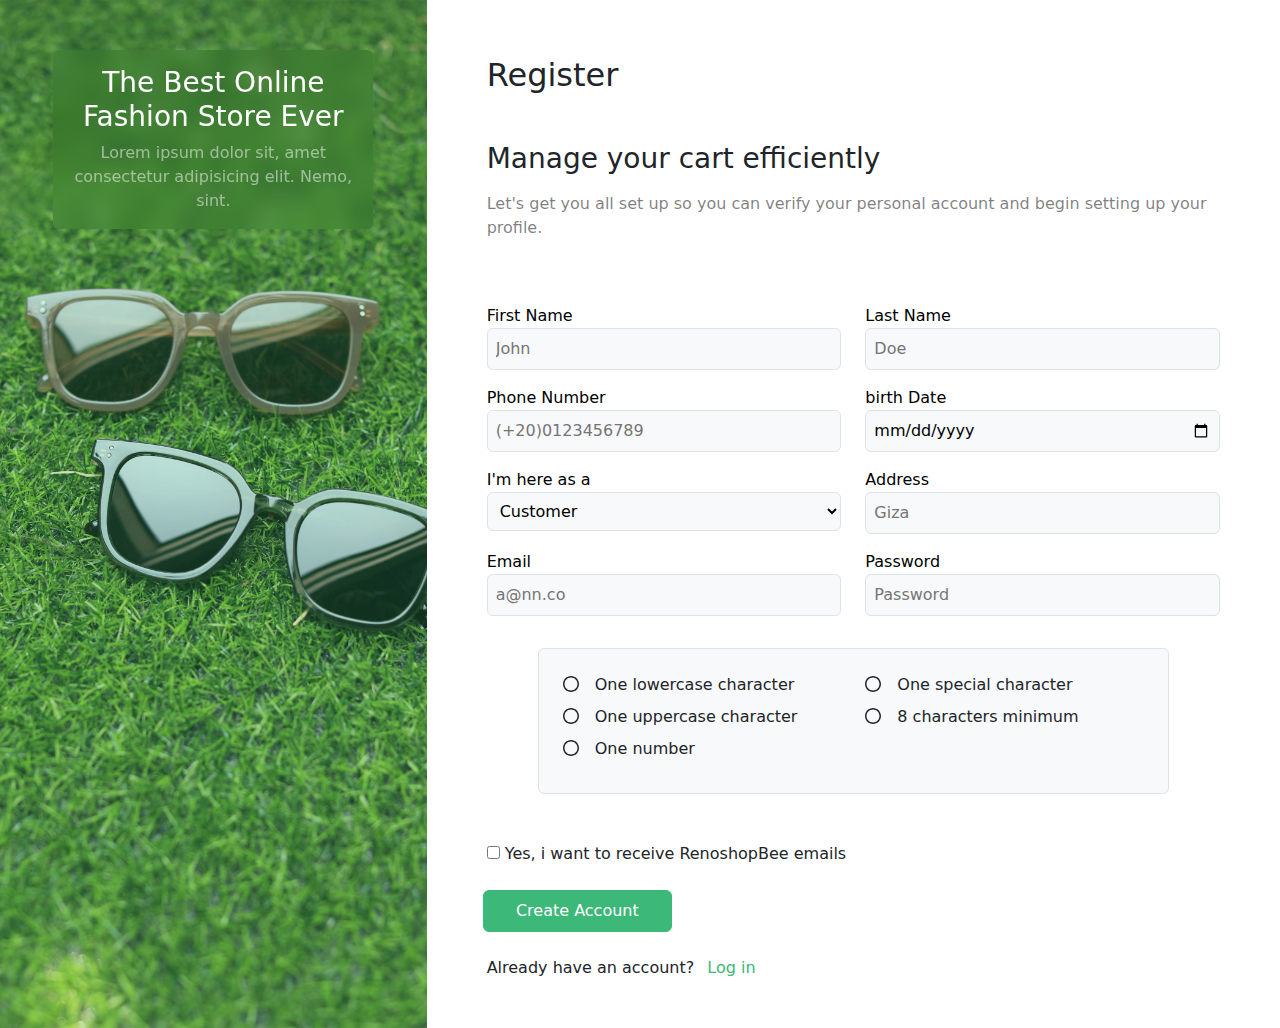
<file: sign-up.html>
<!DOCTYPE html>
<html lang="en">

<head>
    <meta charset="UTF-8">
    <meta http-equiv="X-UA-Compatible" content="IE=edge">
    <meta name="viewport" content="width=device-width, initial-scale=1.0">
    <link rel="stylesheet" href="Sass/all.min.css">
    <link rel="stylesheet" href="Sass/scss/bootstrap.css">
    <link rel="stylesheet" href="Sass/style.css">
    <title>RenoshopBee | Sign Up</title>
</head>

<body>
    <div class="sign-up-body row m-0">
        <div class="pics d-none d-md-block col-4  m-0 p-0">
            <img class="img-fluid" src="imgs/sign-up.jpg" alt="sign up">
            <div class="info rounded">
                <h3 class="text-capitalize text-center pt-3">The best online fashion store ever</h3>
                <p class=" text-center text-white-50 px-3">Lorem ipsum dolor sit, amet consectetur adipisicing elit.
                    Nemo,
                    sint.</p>
            </div>
        </div>
        <div class="form col-md-8 col-lg-8  bg-white py-5">
            <div class="form-header py-2 d-flex flex-column justify-content-center px-5">
                <h2 class="text-center text-md-start fw-normal mb-5">Register</h2>
                <h3 class="fw-normal text-center text-md-start">Manage your cart efficiently</h3>
                <p class="text-center text-md-start py-2 mb-5 text-black-50">Let's get you all set up so you can verify
                    your personal
                    account and begin setting up your profile.
                </p>
            </div>
            <div class="form-content px-3 px-md-5 d-flex flex-column">
                <form action="" class="row">
                    <div class="name mb-3 col-md-6 d-flex flex-column">
                        <label class="text-black fname" for="fname">First Name</label>
                        <input id="fname" class="border rounded p-2  bg-light w-100" type="text" maxlength="20" required
                            placeholder="John">
                    </div>
                    <div class="name mb-3 col-md-6 d-flex flex-column">
                        <label class="text-black lname" for="lname">Last Name</label>
                        <input id="lname" class="border rounded p-2  bg-light w-100" type="text" maxlength="20" required
                            placeholder="Doe">
                    </div>
                    <div class="pnumber mb-3 col-md-6 d-flex flex-column">
                        <label class="text-black pnumber" for="pnumber">Phone Number</label>
                        <input id="pnumber" class="border rounded p-2  bg-light w-100" type="tel" maxlength="15"
                            required placeholder="(+20)0123456789">
                    </div>
                    <div class="bdate mb-3 col-md-6 d-flex flex-column">
                        <label class="text-black bdate" for="bdate">birth Date</label>
                        <input id="bdate" class="border rounded p-2  bg-light w-100" type="date" required>
                    </div>
                    <div class="role mb-3 col-md-6 d-flex flex-column">
                        <label class="text-black role" for="role">I'm here as a</label>
                        <select class="border rounded p-2  bg-light w-100" id="role">
                            <option value="Customer">Customer</option>
                            <option value="Seller">Seller</option>
                        </select>
                    </div>
                    <div class="address mb-3 col-md-6 d-flex flex-column">
                        <label class="text-black address" for="bdate">Address</label>
                        <input id="address" class="border rounded p-2  bg-light w-100" type="text" placeholder="Giza"
                            required>
                    </div>
                    <div class="input email mb-3 col-md-6 d-flex flex-column">
                        <label class="text-black email" for="email">Email</label>
                        <input id="email" class="border rounded p-2  bg-light w-100 important" type="email" required
                            placeholder="a@nn.co">
                    </div>
                    <div class="input password mb-3 col-md-6 d-flex flex-column">
                        <label class="text-black password" for="email">Password</label>
                        <input id="password" class="border rounded p-2  bg-light w-100 important" type="password"
                            required placeholder="Password">
                    </div>
                    <div class="check-pass row mt-3 mb-5 border rounded py-4 bg-light col-md-10 mx-auto">
                        <span class="lowercase col-lg-6 mb-2">
                            <i class="far fa-circle me-3"></i>One lowercase character</span>
                        <span class="special col-lg-6 mb-2">
                            <i class="far fa-circle me-3"></i>One special character
                        </span>
                        <span class="uppercase col-lg-6 mb-2">
                            <i class="far fa-circle me-3"></i>One uppercase character
                        </span>
                        <span class="eightChar col-lg-6 mb-2">
                            <i class="far fa-circle me-3"></i>8 characters minimum
                        </span>
                        <span class="oneNum col-lg-6 mb-2">
                            <i class="far fa-circle me-3"></i>One number
                        </span>
                    </div>
                    <div class="other-options d-flex flex-column mb-3">
                        <div class="sendMails mb-2">
                            <input id="sendMails" type="checkbox">
                            <label for="sendMails">Yes, i want to receive RenoshopBee emails</label>
                        </div>
                    </div>
                    <input type="submit" class="btn btn-primary py-2 text-white  col-lg-3 ms-lg-2"
                        value="Create Account">
                </form>
                <span class="text-start mt-4">Already have an account? <a href="login.html"
                        class="text-decoration-none ms-2">Log
                        in</a></span>
            </div>
        </div>
    </div>
    <div class="modal fade" id="prfilePicModalToggle" aria-hidden="true" data-bs-backdrop="static"
        aria-labelledby="prfilePicModalToggleLabel" tabindex="-1">
        <div class="modal-dialog modal-dialog-centered">
            <div class="modal-content">
                <div class="modal-header">
                    <h1 class="modal-title fs-5" id="prfilePicModalToggleLabel">Upload Your Photo Now!</h1>
                </div>
                <div class="modal-body">
                    <p class="py-3">are you raedy to upload your photo? let's do it now!</p>
                    <div class="user-img my-5 mx-auto d-flex flex-column justify-content-center align-items-center">
                        <div class="img ">
                            <img class="img-fluid" src="imgs/dUser.png" alt="" srcset="">
                            <label class="text-black" for="userImg">Upload</label>
                            <input id="userImg" type="file" accept="image/*" hidden>
                        </div>
                        <div class="username pt-2">
                            <span class="fName">yousef</span> <span class="lName">helly</span>
                        </div>
                    </div>
                </div>
                <div class="modal-footer">
                    <button class="btn btn-primary acceptedImg text-white" data-bs-target="#PaymentMethodModalToggle"
                        data-bs-toggle="modal">Next</button>
                </div>
            </div>
        </div>
    </div>
    <div class="modal fade" id="PaymentMethodModalToggle" aria-hidden="true" data-bs-backdrop="static"
        aria-labelledby="PaymentMethodModalToggleLabel" tabindex="-1">
        <div class="modal-dialog modal-dialog-centered">
            <div class="modal-content">
                <div class="modal-header">
                    <h1 class="modal-title fs-5" id="PaymentMethodModalToggleLabel">let's Add a Payment Method!</h1>
                </div>
                <div class="modal-body">
                    <form class="row" action="">
                        <div class="cardNumber mb-3 col-md-6 d-flex flex-column">
                            <label class="text-black" for="cardNumber">Card number</label>
                            <input id="cardNumber" maxlength="19" class="border rounded p-2  bg-light w-100"
                                name="cardNumber" type="text">
                            <img class="credit-cart-type" src="imgs/credit-card.png" alt="" srcset="">
                        </div>
                        <div class="expiryDate mb-3 col-md-6 d-flex flex-column">
                            <label class="text-black expiryDate" for="expiryDate">Expiry date</label>
                            <input id="expiryDate" class="border rounded p-2  bg-light w-100" type="month" required>
                        </div>
                        <div class="CVC mb-3 col-md-6 d-flex flex-column">
                            <label class="text-black CVC" for="CVC">CVC</label>
                            <input id="CVC" class="border rounded p-2  bg-light w-100" type="text" maxlength="4"
                                required>
                            <img src="imgs/cvc.png" alt="" srcset="">
                        </div>
                    </form>
                </div>
                <div class="modal-footer">
                    <button type="button" class="btn btn-secondary" data-bs-dismiss="modal"
                        onclick="showConfirmation()">Skip</button>
                    <button class="btn btn-primary" onclick="showConfirmation()" data-bs-dismiss="modal">Save</button>
                </div>
            </div>
        </div>
    </div>
    <div class="registerConfirmation d-none">
        <div class="alert alert-success d-flex justify-content-start flex-column mb-0 pt-5 min-vh-100 border-0 rounded-0"
            role="alert">
            <h4 class="alert-heading">
                Thanks for Joining us, <span class="userName">Yousef</span>!
                <i class="fas fa-check-circle"></i>
            </h4>
            <p>Aww yeah, you successfully Register in our store . Don't forget to Activate your account from the link
                that
                we have just sent you.</p>
            <p>Enjoy shopping!</p>
            <hr>
            <p class="mb-0">
                <a class="text-decoration-none link-primary mx-1" href="index.html">Home Page</a>
                <a class="text-decoration-none link-primary mx-1" href="sign-up.html">Sign In</a>
            </p>
        </div>
    </div>
    <script src="all.min.js"></script>
    <script src="bootstrap.js"></script>
    <script src="Sign-up.js"></script>
</body>

</html>
</file>
<file: Sass/style.css>
:root {
  --main-color: #3cb878;
  --main-hv-color: #3cb8784a;
  --sec-color: #f5f6f9;
}

.discount::before {
  position: absolute;
  left: 50%;
  top: 50%;
  -webkit-transform: translate(-50%, -50%);
          transform: translate(-50%, -50%);
}

.sellers-grid .seller-content::before {
  position: absolute;
  left: 50%;
  -webkit-transform: translateX(-50%);
          transform: translateX(-50%);
}

.login-body .form .form-content form .email .input svg,
.login-body .form .form-content form .pass .input svg, .login-body .form .form-content form span.separator::before, .login-body .form .form-content form span.separator::after {
  position: absolute;
  top: 50%;
  -webkit-transform: translateY(-50%);
          transform: translateY(-50%);
}

header .header-social .links .facebook, footer .footer-social .links .facebook {
  -webkit-transition: 0.3s;
  transition: 0.3s;
}

header .header-social .links .facebook:hover, footer .footer-social .links .facebook:hover {
  color: #1877f2;
}

header .header-social .links .twitter, footer .footer-social .links .twitter {
  -webkit-transition: 0.3s;
  transition: 0.3s;
}

header .header-social .links .twitter:hover, footer .footer-social .links .twitter:hover {
  color: #1da1f2;
}

header .header-social .links .instagram, footer .footer-social .links .instagram {
  -webkit-transition: 0.3s;
  transition: 0.3s;
}

header .header-social .links .instagram:hover, footer .footer-social .links .instagram:hover {
  color: #405de6;
}

header .header-social .links .github, footer .footer-social .links .github {
  -webkit-transition: 0.3s;
  transition: 0.3s;
}

header .header-social .links .github:hover, footer .footer-social .links .github:hover {
  color: #4078c0;
}

header .header-social .links .linkedin, footer .footer-social .links .linkedin {
  -webkit-transition: 0.3s;
  transition: 0.3s;
}

header .header-social .links .linkedin:hover, footer .footer-social .links .linkedin:hover {
  color: #0077b5;
}

header nav.navbar #collapsibleNavId ul.navbar-nav li:not(.active), header nav.navbar .others .user-info .min-info {
  position: relative;
  z-index: 1;
}

header nav.navbar #collapsibleNavId ul.navbar-nav li:not(.active)::before, header nav.navbar .others .user-info .min-info::before {
  content: "";
  position: absolute;
  left: 0;
  top: 0;
  height: 100%;
  width: 0%;
  -webkit-transition: 0.3s;
  transition: 0.3s;
  background-color: #3cb8784a;
  z-index: -1;
  border-radius: 50px;
}

header nav.navbar #collapsibleNavId ul.navbar-nav li:not(.active):hover::before, header nav.navbar .others .user-info .min-info:hover::before {
  width: 100%;
}

header nav.navbar .others .card-items, header nav.navbar .others .search-form, header nav.navbar .others .user-info .user-nav {
  position: absolute;
  background-color: white;
  border-radius: 15px;
}

header nav.navbar .others .card-items::before, header nav.navbar .others .search-form::before, header nav.navbar .others .user-info .user-nav::before {
  content: "";
  position: absolute;
  top: -20px;
  border: 10px solid;
  border-top-color: transparent;
  border-right-color: transparent;
  border-bottom-color: #ededed;
  border-left-color: transparent;
  z-index: 50;
}

section.best-selling .row .product-card, section.featured-products .row .product-card, section.dashboard .products-content .products-grid .product-card,
section.dashboard .sellers-content .products-grid .product-card, .sellers-requests-grid .request .requested-product .porduct-info, .related-products .products-grid .product-card, section.product-section-grid .products-grid .product-card {
  max-height: 450px;
  margin-bottom: 3rem;
  cursor: pointer;
}

section.best-selling .row .product-card .product-price, section.featured-products .row .product-card .product-price, section.dashboard .products-content .products-grid .product-card .product-price, section.dashboard .sellers-content .products-grid .product-card .product-price, .sellers-requests-grid .request .requested-product .porduct-info .product-price, .related-products .products-grid .product-card .product-price, section.product-section-grid .products-grid .product-card .product-price {
  color: var(--main-color);
}

section.best-selling .row .product-card .product-price::before, section.featured-products .row .product-card .product-price::before, section.dashboard .products-content .products-grid .product-card .product-price::before, section.dashboard .sellers-content .products-grid .product-card .product-price::before, .sellers-requests-grid .request .requested-product .porduct-info .product-price::before, .related-products .products-grid .product-card .product-price::before, section.product-section-grid .products-grid .product-card .product-price::before {
  content: "$";
}

section.best-selling .row .product-card .product-price::after, section.featured-products .row .product-card .product-price::after, section.dashboard .products-content .products-grid .product-card .product-price::after, section.dashboard .sellers-content .products-grid .product-card .product-price::after, .sellers-requests-grid .request .requested-product .porduct-info .product-price::after, .related-products .products-grid .product-card .product-price::after, section.product-section-grid .products-grid .product-card .product-price::after {
  content: ".00";
}

section.best-selling .row .product-card .product-rating svg, section.featured-products .row .product-card .product-rating svg, section.dashboard .products-content .products-grid .product-card .product-rating svg, section.dashboard .sellers-content .products-grid .product-card .product-rating svg, .sellers-requests-grid .request .requested-product .porduct-info .product-rating svg, .related-products .products-grid .product-card .product-rating svg, section.product-section-grid .products-grid .product-card .product-rating svg {
  color: #ff9600;
}

section.best-selling .row .product-card .product-img, section.featured-products .row .product-card .product-img, section.dashboard .products-content .products-grid .product-card .product-img, section.dashboard .sellers-content .products-grid .product-card .product-img, .sellers-requests-grid .request .requested-product .porduct-info .product-img, .related-products .products-grid .product-card .product-img, section.product-section-grid .products-grid .product-card .product-img {
  position: relative;
  overflow: hidden;
  -webkit-transition: 0.3s;
  transition: 0.3s;
  cursor: pointer;
}

section.best-selling .row .product-card .product-img img, section.featured-products .row .product-card .product-img img, section.dashboard .products-content .products-grid .product-card .product-img img, section.dashboard .sellers-content .products-grid .product-card .product-img img, .sellers-requests-grid .request .requested-product .porduct-info .product-img img, .related-products .products-grid .product-card .product-img img, section.product-section-grid .products-grid .product-card .product-img img {
  height: 350px;
  -webkit-transition: 0.3s;
  transition: 0.3s;
  width: 100%;
  -o-object-position: center;
     object-position: center;
  -o-object-fit: cover;
     object-fit: cover;
}

@media (max-width: 991px) {
  section.best-selling .row .product-card .product-img img, section.featured-products .row .product-card .product-img img, section.dashboard .products-content .products-grid .product-card .product-img img, section.dashboard .sellers-content .products-grid .product-card .product-img img, .sellers-requests-grid .request .requested-product .porduct-info .product-img img, .related-products .products-grid .product-card .product-img img, section.product-section-grid .products-grid .product-card .product-img img {
    -o-object-fit: contain;
       object-fit: contain;
  }
}

section.best-selling .row .product-card .product-img .product-buttons, section.featured-products .row .product-card .product-img .product-buttons, section.dashboard .products-content .products-grid .product-card .product-img .product-buttons, section.dashboard .sellers-content .products-grid .product-card .product-img .product-buttons, .sellers-requests-grid .request .requested-product .porduct-info .product-img .product-buttons, .related-products .products-grid .product-card .product-img .product-buttons, section.product-section-grid .products-grid .product-card .product-img .product-buttons {
  position: absolute;
  right: -35px;
  top: 10px;
  -webkit-transition: 0.3s;
  transition: 0.3s;
}

section.best-selling .row .product-card .product-img .product-buttons > div, section.featured-products .row .product-card .product-img .product-buttons > div, section.dashboard .products-content .products-grid .product-card .product-img .product-buttons > div, section.dashboard .sellers-content .products-grid .product-card .product-img .product-buttons > div, .sellers-requests-grid .request .requested-product .porduct-info .product-img .product-buttons > div, .related-products .products-grid .product-card .product-img .product-buttons > div, section.product-section-grid .products-grid .product-card .product-img .product-buttons > div {
  background-color: var(--main-color);
  color: white;
  margin-bottom: 10px;
  padding: 8px;
  display: -webkit-box;
  display: -ms-flexbox;
  display: flex;
  -webkit-box-align: center;
      -ms-flex-align: center;
          align-items: center;
  -webkit-box-pack: center;
      -ms-flex-pack: center;
          justify-content: center;
  -webkit-transition: 0.3s;
  transition: 0.3s;
  cursor: pointer;
}

section.best-selling .row .product-card .product-img .product-buttons > div:hover, section.featured-products .row .product-card .product-img .product-buttons > div:hover, section.dashboard .products-content .products-grid .product-card .product-img .product-buttons > div:hover, section.dashboard .sellers-content .products-grid .product-card .product-img .product-buttons > div:hover, .sellers-requests-grid .request .requested-product .porduct-info .product-img .product-buttons > div:hover, .related-products .products-grid .product-card .product-img .product-buttons > div:hover, section.product-section-grid .products-grid .product-card .product-img .product-buttons > div:hover {
  background-color: rgba(var(--main-color), 0.75);
}

section.best-selling .row .product-card .product-img:hover .product-buttons, section.featured-products .row .product-card .product-img:hover .product-buttons, section.dashboard .products-content .products-grid .product-card .product-img:hover .product-buttons, section.dashboard .sellers-content .products-grid .product-card .product-img:hover .product-buttons, .sellers-requests-grid .request .requested-product .porduct-info .product-img:hover .product-buttons, .related-products .products-grid .product-card .product-img:hover .product-buttons, section.product-section-grid .products-grid .product-card .product-img:hover .product-buttons {
  right: 10px;
}

section.best-selling .row .product-card .product-img:hover::before, section.featured-products .row .product-card .product-img:hover::before, section.dashboard .products-content .products-grid .product-card .product-img:hover::before, section.dashboard .sellers-content .products-grid .product-card .product-img:hover::before, .sellers-requests-grid .request .requested-product .porduct-info .product-img:hover::before, .related-products .products-grid .product-card .product-img:hover::before, section.product-section-grid .products-grid .product-card .product-img:hover::before {
  content: "";
  position: absolute;
  left: 0;
  top: 0;
  width: 100%;
  height: 100%;
  background-color: rgba(0, 0, 0, 0.25);
}

section.best-selling .row .product-card .product-name, section.featured-products .row .product-card .product-name, section.dashboard .products-content .products-grid .product-card .product-name, section.dashboard .sellers-content .products-grid .product-card .product-name, .sellers-requests-grid .request .requested-product .porduct-info .product-name, .related-products .products-grid .product-card .product-name, section.product-section-grid .products-grid .product-card .product-name {
  -webkit-transition: 0.3s;
  transition: 0.3s;
}

section.best-selling .row .product-card .product-name:hover, section.featured-products .row .product-card .product-name:hover, section.dashboard .products-content .products-grid .product-card .product-name:hover, section.dashboard .sellers-content .products-grid .product-card .product-name:hover, .sellers-requests-grid .request .requested-product .porduct-info .product-name:hover, .related-products .products-grid .product-card .product-name:hover, section.product-section-grid .products-grid .product-card .product-name:hover {
  color: var(--main-color);
}

header nav.navbar .others .user-info .user-nav .Dark-mode-switcher {
  position: relative;
  width: 50px;
  height: 25px;
  background-color: var(--main-color);
}

header nav.navbar .others .user-info .user-nav .Dark-mode-switcher::after {
  content: "";
  position: absolute;
  left: 0;
  height: 25px;
  width: 25px;
  border-radius: 50%;
  background-color: white;
  -webkit-transition: 0.3s;
  transition: 0.3s;
}

section.dashboard .products-content .pages span:not(.active), section.dashboard .sellers-content .pages span:not(.active), section.product-section-grid .pages span:not(.active) {
  cursor: pointer;
}

section.dashboard .products-content .pages span:not(.active):hover, section.dashboard .sellers-content .pages span:not(.active):hover, section.product-section-grid .pages span:not(.active):hover {
  background-color: var(--main-hv-color) !important;
}

section.dashboard .products-content .pages .prev-btn, section.dashboard .sellers-content .pages .prev-btn, section.product-section-grid .pages .prev-btn {
  border-top-right-radius: 0 !important;
  border-bottom-right-radius: 0 !important;
}

section.dashboard .products-content .pages .prev-btn:hover, section.dashboard .sellers-content .pages .prev-btn:hover, section.product-section-grid .pages .prev-btn:hover {
  background-color: var(--main-hv-color) !important;
}

section.dashboard .products-content .pages .next-btn, section.dashboard .sellers-content .pages .next-btn, section.product-section-grid .pages .next-btn {
  border-top-left-radius: 0 !important;
  border-bottom-left-radius: 0 !important;
}

section.dashboard .products-content .pages .next-btn:hover, section.dashboard .sellers-content .pages .next-btn:hover, section.product-section-grid .pages .next-btn:hover {
  background-color: var(--main-hv-color) !important;
}

.login-body .pics, .sign-up-body .pics {
  position: relative;
}

.login-body .pics .info, .sign-up-body .pics .info {
  position: absolute;
  bottom: 50px;
  left: 50%;
  -webkit-transform: translateX(-50%);
          transform: translateX(-50%);
  width: -webkit-max-content;
  width: -moz-max-content;
  width: max-content;
  z-index: 50;
  color: white;
  -webkit-backdrop-filter: blur(10px);
          backdrop-filter: blur(10px);
  width: 45vw;
  height: -webkit-fit-content;
  height: -moz-fit-content;
  height: fit-content;
  display: -webkit-box;
  display: -ms-flexbox;
  display: flex;
  -webkit-box-orient: vertical;
  -webkit-box-direction: normal;
      -ms-flex-direction: column;
          flex-direction: column;
  -webkit-box-pack: center;
      -ms-flex-pack: center;
          justify-content: center;
  background-color: #0064001f;
}

@media (max-width: 991px) {
  .login-body .pics .info, .sign-up-body .pics .info {
    width: 18rem;
  }
}

@media (min-width: 768px) and (max-width: 991px) {
  .login-body .pics .info, .sign-up-body .pics .info {
    width: 15rem;
  }
}

.login-body .pics img, .sign-up-body .pics img {
  width: 100%;
  height: 629px;
  -o-object-fit: cover;
     object-fit: cover;
  -o-object-position: 50% 75%;
     object-position: 50% 75%;
}

@media (max-width: 991px) {
  .login-body .pics img, .sign-up-body .pics img {
    height: 100%;
  }
}

.login-body .pics::before, .sign-up-body .pics::before {
  content: "";
  position: absolute;
  left: 0;
  top: 0;
  width: 100%;
  height: 100%;
  background-color: rgba(60, 184, 120, 0.25);
}

::-moz-selection {
  background-color: var(--main-color);
  color: black;
}

::selection {
  background-color: var(--main-color);
  color: black;
}

::-webkit-scrollbar {
  width: 12px;
}

::-webkit-scrollbar-thumb {
  background-color: var(--main-color);
  border-radius: 50px;
}

::-webkit-scrollbar-track {
  background-color: #3cb8784a;
  border-radius: 50px;
}

*:focus-within {
  outline: 0;
  border-color: var(--main-color) !important;
}

header nav.navbar .navbar-toggler:focus {
  -webkit-box-shadow: none;
          box-shadow: none;
  color: var(--main-color);
}

header nav.navbar #collapsibleNavId {
  -webkit-box-pack: justify;
      -ms-flex-pack: justify;
          justify-content: space-between;
}

@media (min-width: 1200px) {
  header nav.navbar #collapsibleNavId ul.navbar-nav {
    margin-left: 7rem;
  }
}

header nav.navbar #collapsibleNavId ul.navbar-nav li.active a {
  color: var(--main-color);
  cursor: initial;
}

header nav.navbar #collapsibleNavId ul.navbar-nav li.active a:hover {
  color: var(--main-color);
}

header nav.navbar #collapsibleNavId ul.navbar-nav li:not(.active) {
  cursor: pointer;
}

header nav.navbar #collapsibleNavId ul.navbar-nav li:not(.active)::before {
  border-radius: 0;
}

header nav.navbar .others .shopping-cart,
header nav.navbar .others .search-bar {
  position: relative;
}

header nav.navbar .others .shopping-cart svg,
header nav.navbar .others .search-bar svg {
  -webkit-transition: 0.3s;
  transition: 0.3s;
  cursor: pointer;
  font-size: 20px;
}

header nav.navbar .others .shopping-cart svg:hover,
header nav.navbar .others .search-bar svg:hover {
  color: var(--main-color);
}

header nav.navbar .others .card-items {
  display: none !important;
  bottom: -250px;
  width: 300px;
  height: 250px;
  right: -135px;
  z-index: 50;
}

header nav.navbar .others .card-items svg {
  font-size: 50px;
}

header nav.navbar .others .card-items.show {
  display: -webkit-box !important;
  display: -ms-flexbox !important;
  display: flex !important;
}

header nav.navbar .others .search-form {
  display: none !important;
  bottom: -105px;
  width: 300px;
  height: 100px;
  right: -75px;
  z-index: 50;
}

header nav.navbar .others .search-form input[type="search"] {
  padding: 10px 5px;
  border: 0;
  background-color: #3cb87840;
}

header nav.navbar .others .search-form input[type="search"]:focus-visible {
  outline: 0;
}

header nav.navbar .others .search-form button {
  border-radius: initial;
  padding: 9px;
}

header nav.navbar .others .search-form.show {
  display: -webkit-box !important;
  display: -ms-flexbox !important;
  display: flex !important;
}

header nav.navbar .others .search-form::before {
  right: 80px;
}

header nav.navbar .others .user-info {
  position: relative;
}

header nav.navbar .others .user-info .min-info {
  cursor: pointer;
  position: relative;
}

header nav.navbar .others .user-info .min-info .img {
  overflow: hidden;
  width: 50px;
  height: 50px;
  border-radius: 50%;
}

header nav.navbar .others .user-info .min-info .img img {
  -o-object-fit: cover;
     object-fit: cover;
}

header nav.navbar .others .user-info .min-info p {
  font-size: 14px;
}

header nav.navbar .others .user-info .min-info svg {
  -webkit-transition: 0.3s;
  transition: 0.3s;
}

header nav.navbar .others .user-info .user-nav {
  position: absolute;
  background-color: white;
  color: black;
  bottom: -210px;
  width: 275px;
  height: 200px;
  right: 0px;
  z-index: 50;
  display: none;
}

header nav.navbar .others .user-info .user-nav ul {
  margin: 0;
  height: 100%;
  display: -webkit-box;
  display: -ms-flexbox;
  display: flex;
  -webkit-box-orient: vertical;
  -webkit-box-direction: normal;
      -ms-flex-direction: column;
          flex-direction: column;
  -webkit-box-pack: start;
      -ms-flex-pack: start;
          justify-content: flex-start;
  padding: 1rem;
}

header nav.navbar .others .user-info .user-nav ul li {
  cursor: pointer;
}

header nav.navbar .others .user-info .user-nav ul li:hover {
  color: var(--main-color);
}

header nav.navbar .others .user-info .user-nav .Dark-mode-switcher {
  cursor: pointer;
  left: 65px;
}

header nav.navbar .others .user-info .user-nav .Dark-mode-switcher.toggle::after {
  left: 25px;
}

header nav.navbar .others .user-info .user-nav .Dark-mode-switcher.toggle {
  background-color: var(--main-color) !important;
}

header nav.navbar .others .user-info .user-nav::before {
  left: 215px;
  right: 50px;
}

header nav.navbar .others .user-info .user-nav.show {
  display: block;
}

@media (max-width: 575px) {
  header nav.navbar .others {
    -webkit-box-pack: end;
        -ms-flex-pack: end;
            justify-content: flex-end;
  }
}

section.landing {
  background-image: url("../imgs/landing-3.jpg");
  background-position: 50% 30%;
  background-size: cover;
  height: 600px;
  position: relative;
}

section.landing::before {
  content: "";
  position: absolute;
  left: 0;
  top: 0;
  width: 100%;
  height: 100%;
  background-color: rgba(0, 0, 0, 0.5);
}

section.landing .container {
  position: relative;
}

section.landing .container .landing-text h2 span {
  letter-spacing: 5px;
  font-size: 50px;
}

@media (max-width: 767px) {
  section.landing .container .landing-text h2 span {
    font-size: 30px;
  }
}

section.landing .container .landing-text button {
  background: transparent;
  color: var(--main-color);
  border-left: 0;
  border-radius: 0;
  position: relative;
  letter-spacing: 5px;
}

section.landing .container .landing-text button::before, section.landing .container .landing-text button::after {
  content: "";
  position: absolute;
  width: 1px;
  background-color: var(--main-color);
  -webkit-transition: 0.3s;
  transition: 0.3s;
}

section.landing .container .landing-text button::before {
  left: 0;
  height: 12px;
  top: 0;
}

section.landing .container .landing-text button::after {
  left: 0;
  height: 12px;
  bottom: 0;
}

section.landing .container .landing-text button:hover::before, section.landing .container .landing-text button:hover::after {
  height: 20px;
}

@media (max-width: 767px) {
  section.landing .container .landing-text {
    width: 100% !important;
  }
}

section.best-selling .best-sellers h3 {
  letter-spacing: 3px;
}

section.features {
  background-color: #f5f6f9;
  overflow: hidden;
}

section.features .feature:first-child:hover svg {
  -webkit-animation: Percentage-movement 2s cubic-bezier(0.18, 0.89, 0.32, 1.28) infinite;
          animation: Percentage-movement 2s cubic-bezier(0.18, 0.89, 0.32, 1.28) infinite;
}

section.features .feature:nth-child(2):hover svg {
  -webkit-animation: flying-plane 3s cubic-bezier(0.1, 0.14, 1, 0.43) infinite;
          animation: flying-plane 3s cubic-bezier(0.1, 0.14, 1, 0.43) infinite;
}

section.features .feature:nth-child(3):hover svg {
  -webkit-animation: rotate-animation 1s cubic-bezier(0.18, 0.89, 0.32, 1.28) infinite;
          animation: rotate-animation 1s cubic-bezier(0.18, 0.89, 0.32, 1.28) infinite;
}

section.features .feature:last-child:hover svg {
  -webkit-animation: Launch 3s ease-in-out infinite;
          animation: Launch 3s ease-in-out infinite;
}

section.offers .offer1,
section.offers .offer2,
section.offers .offer3 {
  background-image: url("../imgs/offer.jpg");
  background-size: cover;
  height: 450px;
  background-position: 50%;
  position: relative;
  cursor: pointer;
}

section.offers .offer1::before,
section.offers .offer2::before,
section.offers .offer3::before {
  content: "";
  position: absolute;
  left: 0;
  top: 0;
  width: 100%;
  height: 100%;
  background-color: rgba(0, 0, 0, 0.5);
}

section.offers .offer1,
section.offers .offer2,
section.offers .offer3 {
  overflow: hidden;
}

section.offers .offer1 h3,
section.offers .offer2 h3,
section.offers .offer3 h3 {
  -webkit-transition: 0.3s;
  transition: 0.3s;
}

section.offers .offer1:hover h3,
section.offers .offer2:hover h3,
section.offers .offer3:hover h3 {
  color: var(--main-color);
}

section.offers .offer1:hover .offer-text::before,
section.offers .offer2:hover .offer-text::before,
section.offers .offer3:hover .offer-text::before {
  -webkit-transform: translate(-50%, -50%) rotate(0deg);
          transform: translate(-50%, -50%) rotate(0deg);
}

section.offers .offer1:hover .offer-text::after,
section.offers .offer2:hover .offer-text::after,
section.offers .offer3:hover .offer-text::after {
  -webkit-transform: translate(-50%, -50%) rotate(90deg);
          transform: translate(-50%, -50%) rotate(90deg);
}

section.offers .offer2 {
  background-image: url("../imgs/offer2.jpg");
}

section.offers .offer3 {
  background-image: url("../imgs/offer-3.jpg");
}

section.offers .offer-text {
  position: relative;
}

section.offers .offer-text span {
  letter-spacing: 8px;
}

section.offers .offer-text::before, section.offers .offer-text::after {
  content: "";
  position: absolute;
  border: 1px solid white;
  width: 275px;
  height: 275px;
  left: 50%;
  top: 50%;
  -webkit-transform: translate(-50%, -50%) rotate(45deg);
          transform: translate(-50%, -50%) rotate(45deg);
  -webkit-transition: 0.3s;
  transition: 0.3s;
}

section.offers .offer-text::after {
  width: 250px;
  height: 250px;
}

@-webkit-keyframes Percentage-movement {
  0%,
  25%,
  50%,
  75%,
  100% {
    -webkit-transform: translateY(-10px);
            transform: translateY(-10px);
  }
  13%,
  38%,
  63%,
  83% {
    -webkit-transform: translateY(0px);
            transform: translateY(0px);
  }
}

@keyframes Percentage-movement {
  0%,
  25%,
  50%,
  75%,
  100% {
    -webkit-transform: translateY(-10px);
            transform: translateY(-10px);
  }
  13%,
  38%,
  63%,
  83% {
    -webkit-transform: translateY(0px);
            transform: translateY(0px);
  }
}

@-webkit-keyframes flying-plane {
  0% {
    -webkit-transform: translate(0px, 0px);
            transform: translate(0px, 0px);
  }
  30% {
    -webkit-transform: translate(-10px, 25px);
            transform: translate(-10px, 25px);
  }
  35%,
  100% {
    -webkit-transform: translate(250px, -400px);
            transform: translate(250px, -400px);
  }
}

@keyframes flying-plane {
  0% {
    -webkit-transform: translate(0px, 0px);
            transform: translate(0px, 0px);
  }
  30% {
    -webkit-transform: translate(-10px, 25px);
            transform: translate(-10px, 25px);
  }
  35%,
  100% {
    -webkit-transform: translate(250px, -400px);
            transform: translate(250px, -400px);
  }
}

@-webkit-keyframes rotate-animation {
  25% {
    -webkit-transform: rotate(45deg);
            transform: rotate(45deg);
  }
  50% {
    -webkit-transform: rotate(90deg);
            transform: rotate(90deg);
  }
  75% {
    -webkit-transform: rotate(135deg);
            transform: rotate(135deg);
  }
  100% {
    -webkit-transform: rotate(185deg);
            transform: rotate(185deg);
  }
}

@keyframes rotate-animation {
  25% {
    -webkit-transform: rotate(45deg);
            transform: rotate(45deg);
  }
  50% {
    -webkit-transform: rotate(90deg);
            transform: rotate(90deg);
  }
  75% {
    -webkit-transform: rotate(135deg);
            transform: rotate(135deg);
  }
  100% {
    -webkit-transform: rotate(185deg);
            transform: rotate(185deg);
  }
}

@-webkit-keyframes Launch {
  0% {
    position: relative;
    top: 0;
    -webkit-transform: rotate(0);
            transform: rotate(0);
  }
  25% {
    position: relative;
    top: 0;
    -webkit-transform: rotate(-45deg);
            transform: rotate(-45deg);
  }
  40% {
    position: relative;
    top: -5000px;
  }
}

@keyframes Launch {
  0% {
    position: relative;
    top: 0;
    -webkit-transform: rotate(0);
            transform: rotate(0);
  }
  25% {
    position: relative;
    top: 0;
    -webkit-transform: rotate(-45deg);
            transform: rotate(-45deg);
  }
  40% {
    position: relative;
    top: -5000px;
  }
}

.discount {
  background-color: var(--sec-color);
  position: relative;
}

.discount .discount-form {
  position: relative;
  background-image: url("../imgs/landing-3.jpg");
  background-size: cover;
  position: relative;
  height: 300px;
  z-index: 1;
}

.discount .discount-form::before {
  content: "";
  position: absolute;
  left: 0;
  top: 0;
  width: 100%;
  height: 100%;
  background-color: rgba(53, 57, 75, 0.75);
}

.discount .discount-form .content {
  position: relative;
}

.discount .discount-form .form input:focus-visible {
  outline: 0;
}

.discount .discount-form .form button {
  border-radius: 0 !important;
  font-size: 15px;
}

.discount .our-partners .row img {
  width: 100px;
}

.discount::before {
  content: "";
  position: absolute;
  background-color: #f1f0f0;
  width: 900px;
  height: 700px;
  z-index: -1;
  left: 430px;
  top: 320px;
  display: none;
}

@media (min-width: 1200px) {
  .discount::before {
    display: block;
  }
}

@media (min-width: 992px) and (max-width: 1199px) {
  .discount::before {
    display: block;
  }
}

footer .footer-social .links {
  -ms-flex-pack: distribute;
      justify-content: space-around;
}

footer .footer-nav .list-unstyled a {
  text-decoration: none;
  color: black;
  -webkit-transition: 0.3s;
  transition: 0.3s;
}

footer .footer-nav .list-unstyled a:hover {
  color: var(--main-color);
}

@media (max-width: 767px) {
  footer .copy-rights p {
    font-size: 13px;
    text-align: center;
  }
}

.accordion-button:focus {
  -webkit-box-shadow: none !important;
          box-shadow: none !important;
}

section.dashboard nav.dashboard-nav {
  min-height: 275px;
}

section.dashboard nav.dashboard-nav h2.active {
  background-color: var(--main-hv-color);
}

section.dashboard nav.dashboard-nav .products-list a.active,
section.dashboard nav.dashboard-nav .sellers-list a.active {
  color: var(--main-color) !important;
}

section.dashboard nav.dashboard-nav .products-list li:not(.active) a,
section.dashboard nav.dashboard-nav .sellers-list li:not(.active) a {
  cursor: pointer;
  -webkit-transition: 0.3s;
  transition: 0.3s;
}

section.dashboard nav.dashboard-nav .products-list li:not(.active) a:hover,
section.dashboard nav.dashboard-nav .sellers-list li:not(.active) a:hover {
  color: black !important;
}

section.dashboard .products-content .product-search .filters div,
section.dashboard .products-content .seller-search .filters div,
section.dashboard .sellers-content .product-search .filters div,
section.dashboard .sellers-content .seller-search .filters div {
  cursor: pointer;
}

section.dashboard .products-content .product-search .filters div:hover,
section.dashboard .products-content .seller-search .filters div:hover,
section.dashboard .sellers-content .product-search .filters div:hover,
section.dashboard .sellers-content .seller-search .filters div:hover {
  background-color: var(--main-hv-color) !important;
}

section.dashboard .products-content .products-grid .product-card .modify .edit:hover,
section.dashboard .sellers-content .products-grid .product-card .modify .edit:hover {
  background-color: var(--main-hv-color) !important;
}

section.dashboard .products-content .products-grid .product-card .modify .del:hover,
section.dashboard .sellers-content .products-grid .product-card .modify .del:hover {
  background-color: var(--main-hv-color) !important;
}

section.dashboard .products-content .imgs-holder .img,
section.dashboard .sellers-content .imgs-holder .img {
  -webkit-transition: 0.3s;
  transition: 0.3s;
  position: relative;
  width: 175px;
  height: 175px;
}

section.dashboard .products-content .imgs-holder .img img,
section.dashboard .sellers-content .imgs-holder .img img {
  -o-object-fit: cover;
     object-fit: cover;
}

section.dashboard .products-content .imgs-holder .img .expand,
section.dashboard .products-content .imgs-holder .img .del,
section.dashboard .sellers-content .imgs-holder .img .expand,
section.dashboard .sellers-content .imgs-holder .img .del {
  position: absolute;
  bottom: 15px;
  left: 35px;
  width: 30px;
  height: 30px;
  cursor: pointer;
  display: none !important;
}

section.dashboard .products-content .imgs-holder .img .del,
section.dashboard .sellers-content .imgs-holder .img .del {
  left: initial;
  right: 35px;
}

section.dashboard .products-content .imgs-holder .img:hover::before,
section.dashboard .sellers-content .imgs-holder .img:hover::before {
  content: "";
  position: absolute;
  left: 0;
  top: 0;
  width: 100%;
  height: 100%;
  background-color: rgba(0, 0, 0, 0.25);
}

section.dashboard .products-content .imgs-holder .img:hover .expand,
section.dashboard .products-content .imgs-holder .img:hover .del,
section.dashboard .sellers-content .imgs-holder .img:hover .expand,
section.dashboard .sellers-content .imgs-holder .img:hover .del {
  display: -webkit-box !important;
  display: -ms-flexbox !important;
  display: flex !important;
}

section.dashboard .products-content .imgs-holder .img-upload label,
section.dashboard .sellers-content .imgs-holder .img-upload label {
  -webkit-transition: 0.3s;
  transition: 0.3s;
  cursor: pointer;
}

section.dashboard .products-content .imgs-holder .img-upload label svg,
section.dashboard .sellers-content .imgs-holder .img-upload label svg {
  -webkit-transition: 0.3s;
  transition: 0.3s;
}

section.dashboard .products-content .imgs-holder .img-upload:hover,
section.dashboard .sellers-content .imgs-holder .img-upload:hover {
  background-color: var(--main-color) !important;
}

section.dashboard .products-content .imgs-holder .img-upload:hover label,
section.dashboard .sellers-content .imgs-holder .img-upload:hover label {
  color: white !important;
}

section.dashboard .products-content .imgs-holder .img-upload:hover label svg,
section.dashboard .sellers-content .imgs-holder .img-upload:hover label svg {
  color: white !important;
}

section.dashboard .products-content .product-tags span,
section.dashboard .sellers-content .product-tags span {
  position: relative;
  cursor: pointer;
  -webkit-transition: 0.3s;
  transition: 0.3s;
  background-color: #f4f4f4;
}

section.dashboard .products-content .product-tags span:hover,
section.dashboard .sellers-content .product-tags span:hover {
  background-color: var(--main-hv-color) !important;
}

section.dashboard .products-content .product-tags span::after,
section.dashboard .sellers-content .product-tags span::after {
  content: "\f410";
  font-family: "font awesome 5 free";
  font-weight: 900;
  position: absolute;
  right: 10px;
  color: rgba(0, 0, 0, 0.5);
}

section.dashboard .products-content .product-tags .addTag:focus-visible,
section.dashboard .sellers-content .product-tags .addTag:focus-visible {
  outline: 0;
}

.expanded-img {
  position: fixed;
  left: 50%;
  top: 50%;
  -webkit-transform: translate(-50%, -50%);
          transform: translate(-50%, -50%);
  z-index: 1000;
  width: 100%;
  height: 100%;
  background-color: var(--main-hv-color);
  display: -webkit-box;
  display: -ms-flexbox;
  display: flex;
  -webkit-box-pack: center;
      -ms-flex-pack: center;
          justify-content: center;
  -webkit-box-align: center;
      -ms-flex-align: center;
          align-items: center;
  -webkit-backdrop-filter: blur(10px);
          backdrop-filter: blur(10px);
  -webkit-box-orient: vertical;
  -webkit-box-direction: normal;
      -ms-flex-direction: column;
          flex-direction: column;
  gap: 1rem;
  display: none;
}

.expanded-img img {
  max-width: 350px;
}

.expanded-img .close {
  position: absolute;
  right: 25px;
  top: 25px;
  font-size: 2rem;
  cursor: pointer;
}

.sellers-grid .seller-content {
  position: relative;
}

.sellers-grid .seller-content::before {
  content: "";
  position: absolute;
  width: 100%;
  background-image: url(../../../imgs/offer-2.jpg);
  height: 100px;
  background-size: cover;
  z-index: 0;
  top: 0px;
  border-top-left-radius: 0.375rem;
  border-top-right-radius: 0.375rem;
}

.sellers-grid .seller-content .seller-img {
  position: relative;
}

.login-body .form .form-content form .email,
.login-body .form .form-content form .pass {
  position: relative;
}

.login-body .form .form-content form .email label,
.login-body .form .form-content form .pass label {
  position: absolute;
  left: 9px;
  z-index: 55;
  top: 9px;
  -webkit-transition: 0.3s;
  transition: 0.3s;
  cursor: text;
}

.login-body .form .form-content form .email label.clicked,
.login-body .form .form-content form .pass label.clicked {
  left: 9px;
  top: -15px;
  background-color: white;
  color: var(--main-color) !important;
}

.login-body .form .form-content form .email .input,
.login-body .form .form-content form .pass .input {
  position: relative;
}

.login-body .form .form-content form .email .input input:focus,
.login-body .form .form-content form .pass .input input:focus {
  border-color: var(--main-color) !important;
}

.login-body .form .form-content form .email .input input:focus-visible,
.login-body .form .form-content form .pass .input input:focus-visible {
  outline: none;
}

.login-body .form .form-content form .email .input input:focus + svg,
.login-body .form .form-content form .pass .input input:focus + svg {
  color: var(--main-color) !important;
}

.login-body .form .form-content form .email .input svg,
.login-body .form .form-content form .pass .input svg {
  position: absolute;
  right: 10px;
}

.login-body .form .form-content form span.separator {
  position: relative;
  z-index: 1;
}

.login-body .form .form-content form span.separator::before, .login-body .form .form-content form span.separator::after {
  content: "";
  position: absolute;
  width: 50%;
  height: 1px;
  background-color: rgba(0, 0, 0, 0.5);
  z-index: -1;
  left: -15px;
  margin-top: 2px;
}

.login-body .form .form-content form span.separator::after {
  left: initial;
  right: -15px;
}

@media (min-width: 992px) and (max-width: 1199px) {
  .login-body .form {
    height: 628px;
  }
}

.sign-up-body .pics img {
  height: 100%;
}

.sign-up-body .pics .info {
  top: 50px;
  bottom: unset;
  width: 20rem;
}

@media (max-width: 991px) {
  .sign-up-body .pics .info {
    width: 18rem;
  }
}

@media (min-width: 768px) and (max-width: 991px) {
  .sign-up-body .pics .info {
    width: 15rem;
  }
}

.modal .modal-body .user-img {
  width: -webkit-fit-content;
  width: -moz-fit-content;
  width: fit-content;
}

.modal .modal-body .user-img .img {
  height: 75px;
  width: 75px;
  border-radius: 50%;
  display: -webkit-box;
  display: -ms-flexbox;
  display: flex;
  -webkit-box-align: center;
      -ms-flex-align: center;
          align-items: center;
  -webkit-box-pack: center;
      -ms-flex-pack: center;
          justify-content: center;
  position: relative;
  overflow: hidden;
}

.modal .modal-body .user-img .img label {
  background-color: #3cb87875;
  -webkit-backdrop-filter: sepia(1);
          backdrop-filter: sepia(1);
  width: 75px;
  height: 75px;
  display: -webkit-box;
  display: -ms-flexbox;
  display: flex;
  -webkit-box-align: start;
      -ms-flex-align: start;
          align-items: flex-start;
  -webkit-box-pack: center;
      -ms-flex-pack: center;
          justify-content: center;
  color: white;
  border-radius: 50%;
  padding-top: 5px;
  font-size: 10px;
  position: absolute;
  bottom: -50px;
  cursor: pointer;
  -webkit-transition: 0.3s;
  transition: 0.3s;
}

.modal .modal-body .user-img .img:hover label {
  bottom: 0;
  font-size: initial;
  -webkit-box-align: center;
      -ms-flex-align: center;
          align-items: center;
}

.modal .modal-body form .cardNumber,
.modal .modal-body form .CVC {
  position: relative;
}

.modal .modal-body form .cardNumber img,
.modal .modal-body form .CVC img {
  position: absolute;
  width: 40px;
  right: 25px;
  top: 25px;
}

.product-description .product-price {
  color: var(--main-color);
}

.product-description .product-price::before {
  content: "$";
}

.product-description .product-price::after {
  content: ".00";
}

.product-description .product-rating svg {
  color: #ff9600;
}

.product-description .select-size,
.product-description .select-color {
  position: relative;
  cursor: pointer;
  -webkit-transition: 0.3s;
  transition: 0.3s;
}

.product-description .select-size .select-header,
.product-description .select-color .select-header {
  -webkit-transition: 0.3s;
  transition: 0.3s;
}

.product-description .select-size .select-header:hover,
.product-description .select-color .select-header:hover {
  color: white;
  background-color: var(--main-color) !important;
}

.product-description .select-size .selections-body,
.product-description .select-color .selections-body {
  position: absolute;
  width: 100%;
  right: 0;
  -webkit-transition: 0.3s;
  transition: 0.3s;
  z-index: 55;
}

.product-description .select-size .selections-body .size,
.product-description .select-size .selections-body .color,
.product-description .select-color .selections-body .size,
.product-description .select-color .selections-body .color {
  cursor: pointer;
  -webkit-transition: 0.3s;
  transition: 0.3s;
}

.product-description .select-size .selections-body .size:hover,
.product-description .select-size .selections-body .color:hover,
.product-description .select-color .selections-body .size:hover,
.product-description .select-color .selections-body .color:hover {
  color: white;
  background-color: var(--main-color) !important;
}

.product-description .select-size .select-header svg,
.product-description .select-color .select-header svg {
  -webkit-transition: 0.3s;
  transition: 0.3s;
}

.product-description .select-size .select-header svg.opened,
.product-description .select-color .select-header svg.opened {
  -webkit-transform: rotate(180deg);
          transform: rotate(180deg);
}

.product-description .Product-amount .minus,
.product-description .Product-amount .positive {
  -webkit-transition: 0.3s;
  transition: 0.3s;
  cursor: pointer;
}

.product-description .Product-amount .minus:hover,
.product-description .Product-amount .positive:hover {
  color: white;
  background-color: var(--main-color) !important;
}

.product-description .ordering-options button:not(:first-child) {
  -webkit-transition: 0.3s;
  transition: 0.3s;
}

.product-description .ordering-options button:not(:first-child):hover {
  color: white;
  background-color: var(--main-color) !important;
}

.other-imgs-slider .next-btn {
  cursor: pointer;
}

.other-imgs-slider .imgs-preview img {
  cursor: pointer;
}

.reviewTA {
  height: 150px;
  resize: none;
}

.reviews-section .review-content .first-row .product-rating svg {
  color: #ff9600;
}

.reviews-section .rating-selection div {
  -webkit-transition: 0.3s;
  transition: 0.3s;
  cursor: pointer;
}

.reviews-section .rating-selection div:hover {
  color: #ff9600 !important;
}
/*# sourceMappingURL=style.css.map */
</file>
